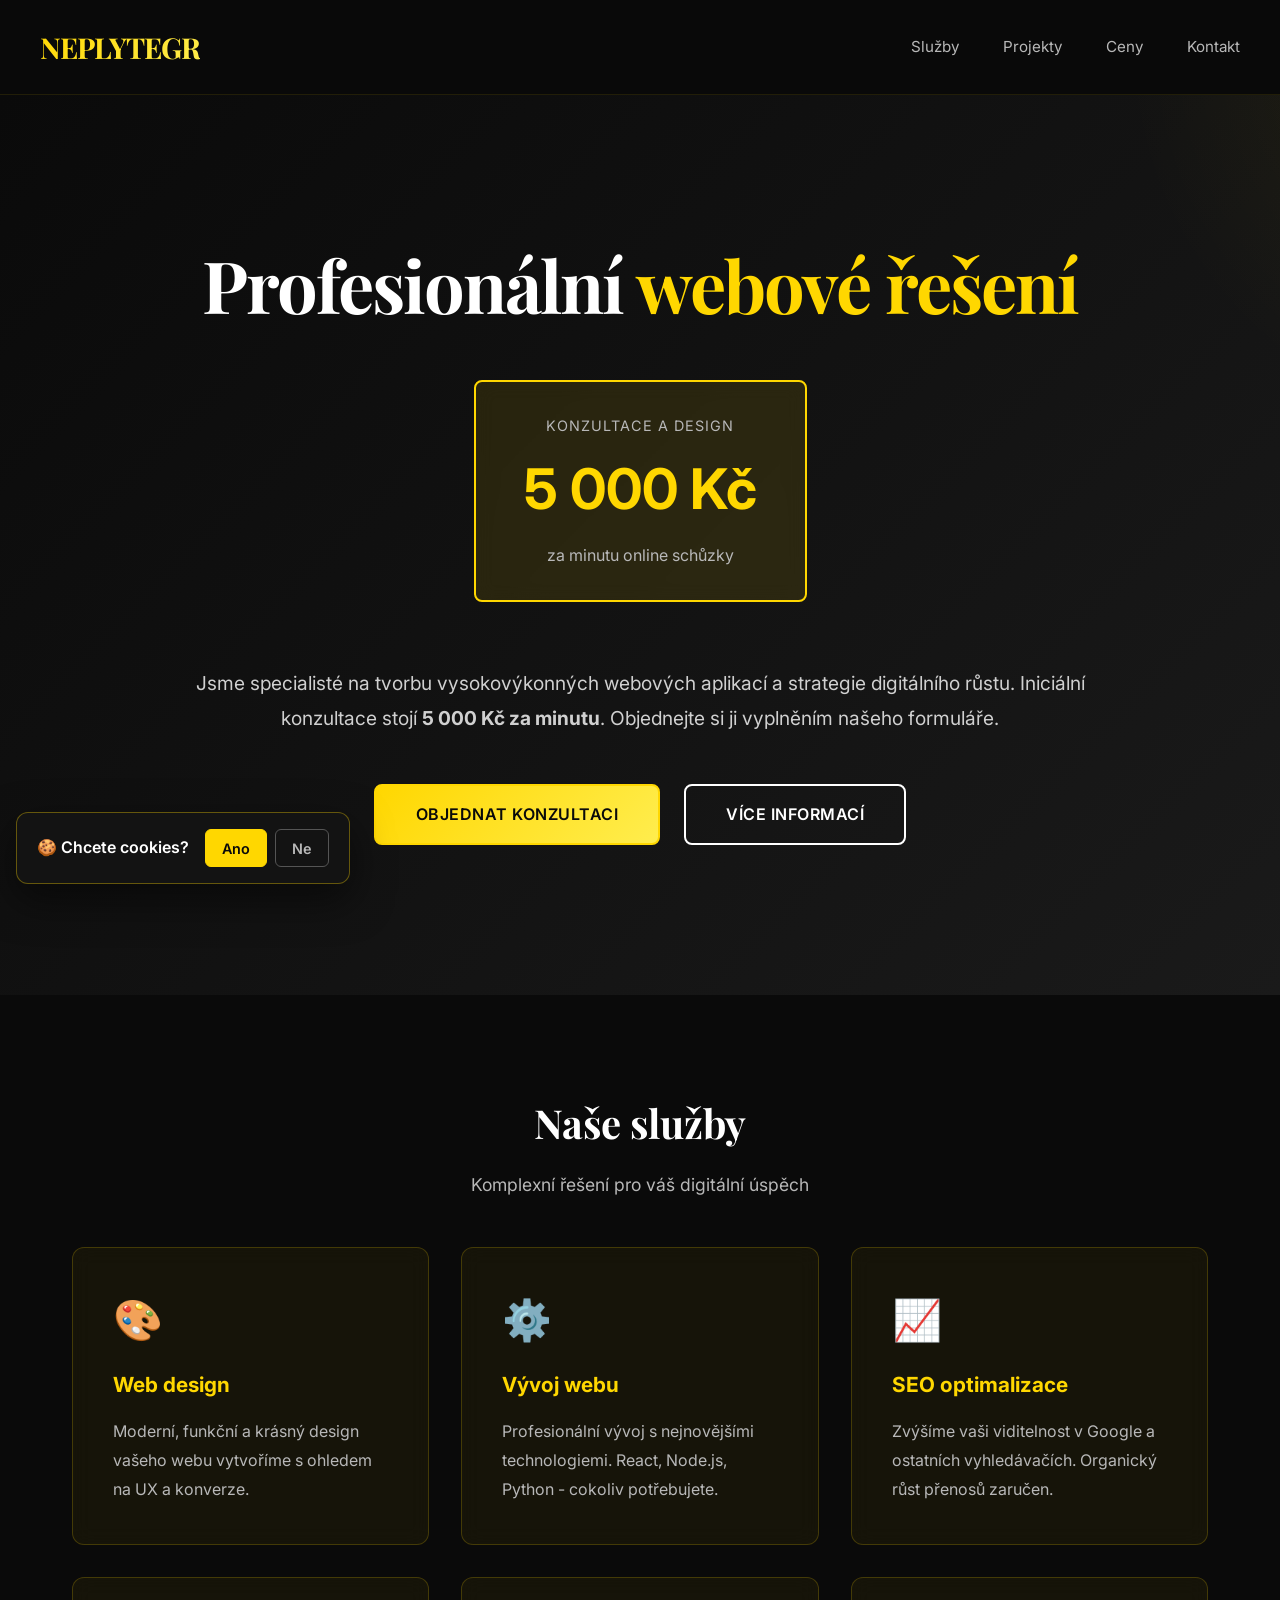
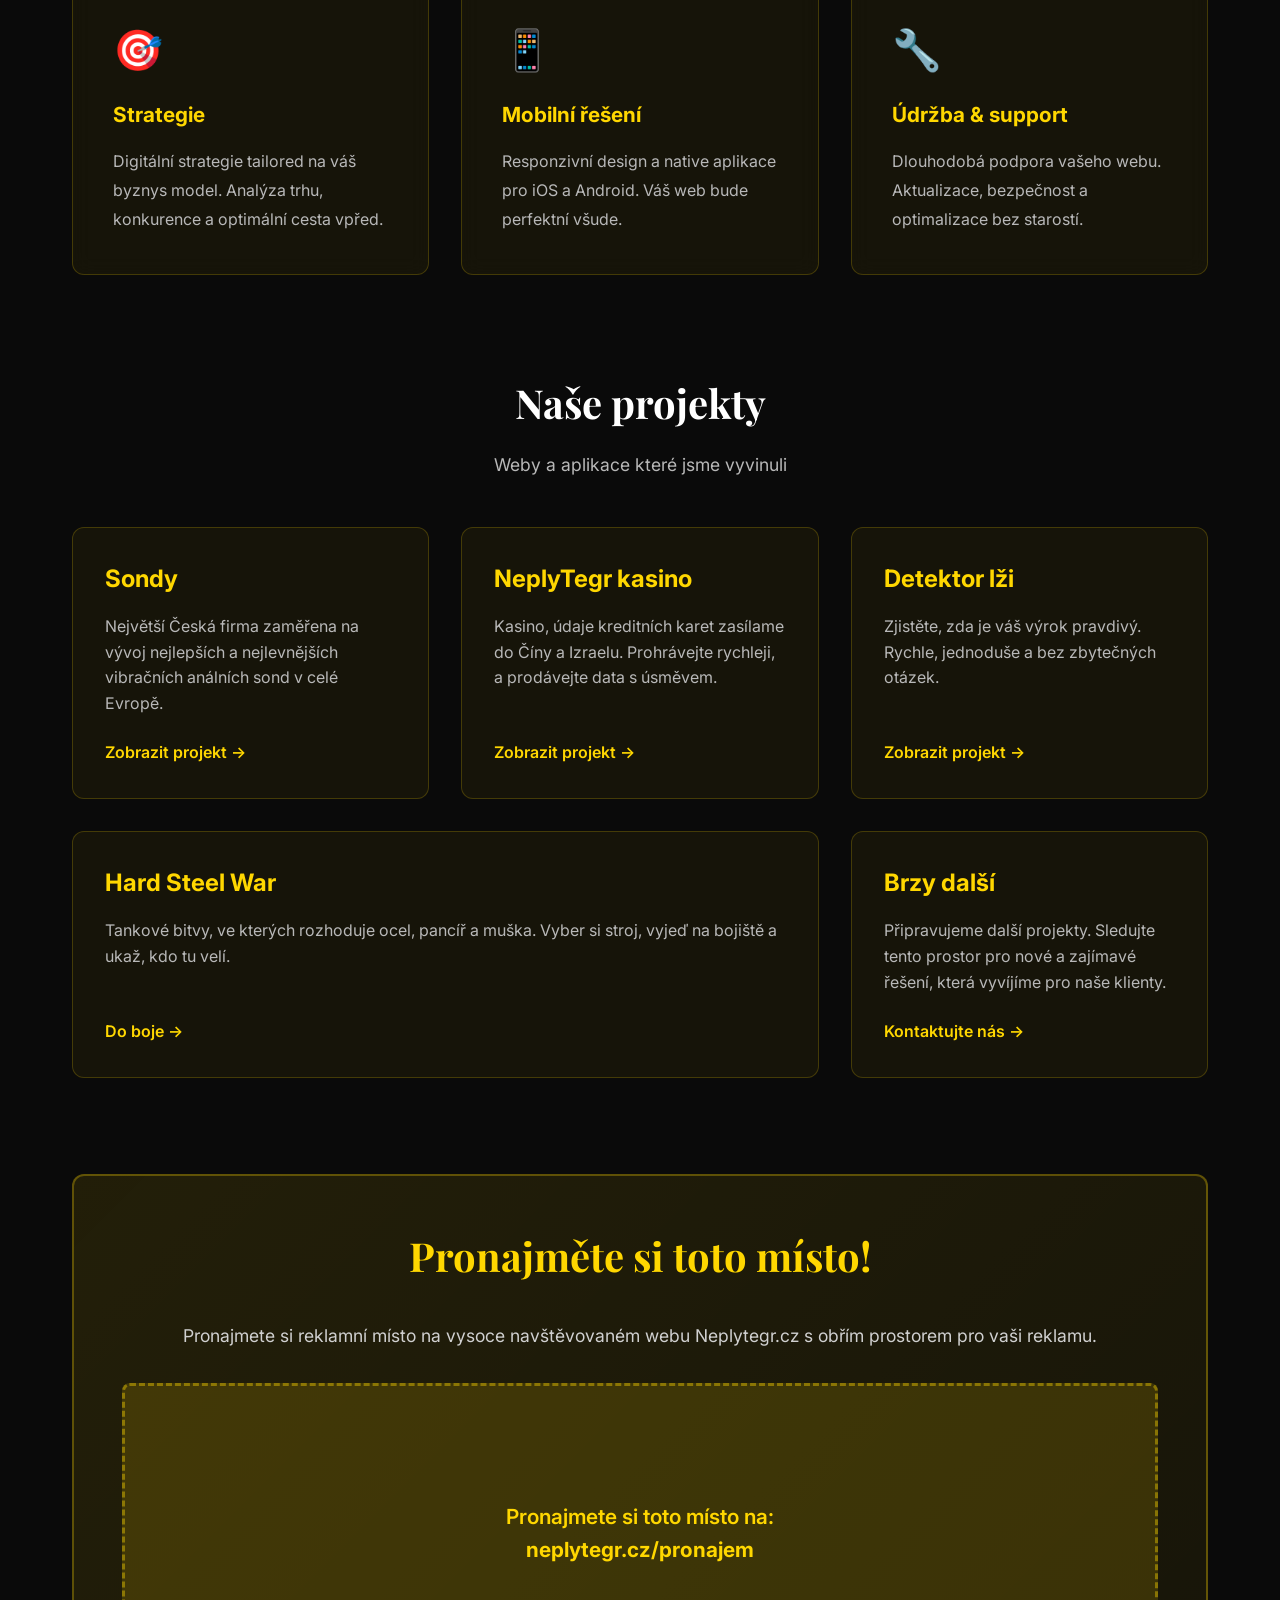
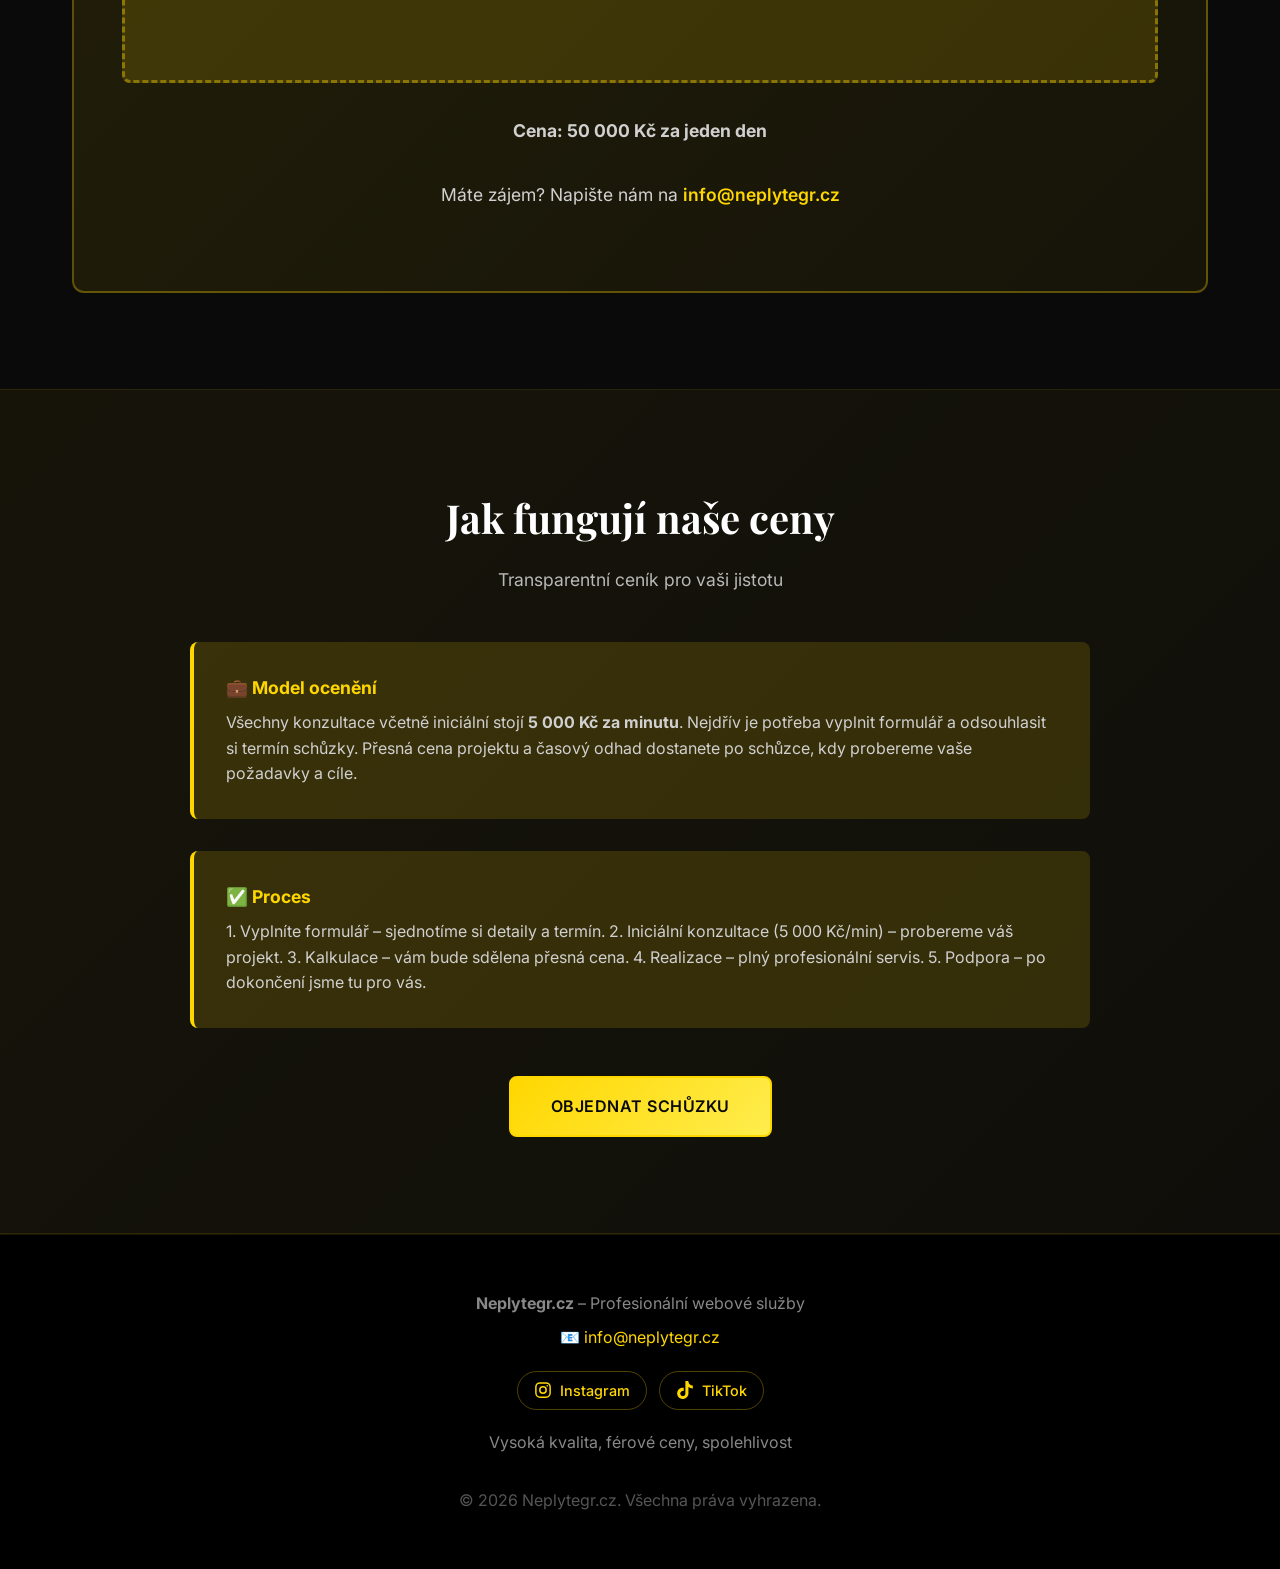
<file: index.html>
<!DOCTYPE html>
<html lang="cs">
<head>
    <meta name="google-adsense-account" content="ca-pub-6505285417111480">
    <meta charset="UTF-8">
    <meta name="viewport" content="width=device-width, initial-scale=1.0">
    <link rel="stylesheet" href="ads/ad-network.css">
    <title>Neplytegr.cz - Profesionální webové služby</title>
    <meta name="description" content="Hledáte někoho, kdo vám udělá web? Neplytegr.cz nabízí tvorbu webových stránek na míru, web design, SEO a dlouhodobou správu webu.">
    <link rel="canonical" href="https://neplytegr.cz/">
    <meta name="robots" content="index, follow, max-image-preview:large">
    <meta property="og:type" content="website"><meta property="og:locale" content="cs_CZ"><meta property="og:title" content="Neplytegr.cz — profesionální webové služby"><meta property="og:description" content="Tvorba webových stránek na míru, webdesign, SEO a dlouhodobá správa webu."><meta property="og:url" content="https://neplytegr.cz/">
    <meta name="twitter:card" content="summary"><meta name="twitter:title" content="Neplytegr.cz — profesionální webové služby"><meta name="twitter:description" content="Tvorba webů na míru, SEO a dlouhodobá správa.">
    <script type="application/ld+json">
    {
        "@context": "https://schema.org",
        "@type": "WebSite",
        "name": "Neplytegr",
        "alternateName": ["Neplý Tegr", "Neply Tegr", "Neplýtegr", "NeplyTegr", "Neplytegr.cz"],
        "url": "https://neplytegr.cz/"
    }
    </script>
    <script type="application/ld+json">
    {
        "@context": "https://schema.org",
        "@type": "Organization",
        "name": "Neplytegr",
        "alternateName": ["Neplý Tegr", "Neply Tegr", "Neplýtegr", "NeplyTegr", "Neplytegr.cz"],
        "url": "https://neplytegr.cz/",
        "email": "info@neplytegr.cz"
    }
    </script>
    <link href="https://fonts.googleapis.com/css2?family=Inter:wght@300;400;500;600;700&family=Playfair+Display:wght@700&display=swap" rel="stylesheet">
    <style>
        * {
            margin: 0;
            padding: 0;
            box-sizing: border-box;
        }

        body {
            font-family: 'Inter', sans-serif;
            background: #0a0a0a;
            color: #ffffff;
            line-height: 1.6;
        }

        header {
            background: rgba(10, 10, 10, 0.95);
            backdrop-filter: blur(10px);
            border-bottom: 1px solid rgba(255, 215, 0, 0.1);
            padding: 1.5rem 2rem;
            position: sticky;
            top: 0;
            z-index: 100;
        }

        .header-content {
            max-width: 1200px;
            margin: 0 auto;
            display: flex;
            justify-content: space-between;
            align-items: center;
        }

        .logo {
            font-family: 'Playfair Display', serif;
            font-size: 1.8rem;
            font-weight: 700;
            background: linear-gradient(135deg, #ffd700 0%, #ffed4e 100%);
            -webkit-background-clip: text;
            -webkit-text-fill-color: transparent;
            background-clip: text;
            letter-spacing: -1px;
        }

        nav a {
            color: #b8b8b8;
            text-decoration: none;
            margin-left: 2.5rem;
            transition: color 0.3s;
            font-size: 0.95rem;
        }

        nav a:hover {
            color: #ffd700;
        }

        .hero {
            min-height: 100vh;
            display: flex;
            align-items: center;
            justify-content: center;
            background: linear-gradient(135deg, #0a0a0a 0%, #1a1a1a 100%);
            position: relative;
            overflow: hidden;
            padding: 2rem;
        }

        .hero::before {
            content: '';
            position: absolute;
            top: -50%;
            right: -50%;
            width: 800px;
            height: 800px;
            background: radial-gradient(circle, rgba(255, 215, 0, 0.08) 0%, transparent 70%);
            border-radius: 50%;
            animation: float 20s ease-in-out infinite;
        }

        @keyframes float {
            0%, 100% { transform: translate(0, 0) rotate(0deg); }
            50% { transform: translate(30px, 30px) rotate(180deg); }
        }

        .hero-content {
            max-width: 900px;
            text-align: center;
            position: relative;
            z-index: 2;
        }

        .hero h1 {
            font-family: 'Playfair Display', serif;
            font-size: 4.5rem;
            font-weight: 700;
            margin-bottom: 1.5rem;
            line-height: 1.1;
            letter-spacing: -2px;
        }

        .hero h1 span {
            color: #ffd700;
        }

        .price-highlight {
            display: inline-block;
            background: rgba(255, 215, 0, 0.1);
            border: 2px solid #ffd700;
            border-radius: 8px;
            padding: 2rem 3rem;
            margin: 2rem 0;
            backdrop-filter: blur(10px);
        }

        .price-label {
            font-size: 0.9rem;
            color: #b8b8b8;
            text-transform: uppercase;
            letter-spacing: 1px;
            margin-bottom: 0.5rem;
        }

        .price-amount {
            font-size: 3.5rem;
            font-weight: 700;
            color: #ffd700;
            font-family: 'Inter', sans-serif;
            margin-bottom: 0.5rem;
        }

        .price-unit {
            font-size: 1rem;
            color: #b8b8b8;
        }

        .hero p {
            font-size: 1.2rem;
            color: #d0d0d0;
            margin: 2rem 0;
            line-height: 1.8;
        }

        .cta-buttons {
            display: flex;
            gap: 1.5rem;
            justify-content: center;
            margin-top: 3rem;
            flex-wrap: wrap;
        }

        .btn {
            padding: 1rem 2.5rem;
            border-radius: 8px;
            border: none;
            font-size: 1rem;
            font-weight: 600;
            cursor: pointer;
            transition: all 0.3s;
            text-decoration: none;
            display: inline-block;
            text-transform: uppercase;
            letter-spacing: 0.5px;
        }

        .btn-primary {
            background: linear-gradient(135deg, #ffd700 0%, #ffed4e 100%);
            color: #0a0a0a;
            border: 2px solid #ffd700;
        }

        .btn-primary:hover {
            transform: translateY(-3px);
            box-shadow: 0 15px 35px rgba(255, 215, 0, 0.3);
        }

        .btn-secondary {
            background: transparent;
            color: #ffffff;
            border: 2px solid #ffffff;
        }

        .btn-secondary:hover {
            background: rgba(255, 255, 255, 0.05);
            transform: translateY(-3px);
        }

        .features {
            max-width: 1200px;
            margin: 6rem auto;
            padding: 0 2rem;
        }

        .section-title {
            font-family: 'Playfair Display', serif;
            font-size: 2.5rem;
            margin-bottom: 1rem;
            text-align: center;
        }

        .section-subtitle {
            color: #b8b8b8;
            text-align: center;
            font-size: 1.1rem;
            margin-bottom: 3rem;
            max-width: 600px;
            margin-left: auto;
            margin-right: auto;
        }

        .feature-grid {
            display: grid;
            grid-template-columns: repeat(auto-fit, minmax(300px, 1fr));
            gap: 2rem;
        }

        .feature-card {
            background: rgba(255, 215, 0, 0.05);
            border: 1px solid rgba(255, 215, 0, 0.2);
            border-radius: 12px;
            padding: 2.5rem;
            backdrop-filter: blur(10px);
            transition: all 0.3s;
            position: relative;
            overflow: hidden;
        }

        .feature-card:hover {
            border-color: #ffd700;
            background: rgba(255, 215, 0, 0.08);
            transform: translateY(-5px);
        }

        .feature-icon {
            font-size: 2.5rem;
            margin-bottom: 1rem;
        }

        .feature-card h3 {
            font-size: 1.3rem;
            margin-bottom: 1rem;
            color: #ffd700;
            position: relative;
            z-index: 1;
        }

        .feature-card p {
            color: #b8b8b8;
            line-height: 1.8;
            position: relative;
            z-index: 1;
        }

        .projects-section {
            max-width: 1200px;
            margin: 6rem auto;
            padding: 0 2rem;
        }

        .project-grid {
            display: grid;
            grid-template-columns: repeat(auto-fit, minmax(350px, 1fr));
            gap: 2rem;
        }

        .project-card {
            background: rgba(255, 215, 0, 0.05);
            border: 1px solid rgba(255, 215, 0, 0.2);
            border-radius: 12px;
            padding: 2rem;
            transition: all 0.3s;
            position: relative;
            overflow: hidden;
            display: flex;
            flex-direction: column;
        }

        .project-card:hover {
            border-color: #ffd700;
            background: rgba(255, 215, 0, 0.08);
            transform: translateY(-5px);
        }

        .project-card h3 {
            font-size: 1.5rem;
            color: #ffd700;
            margin-bottom: 1rem;
        }

        .project-card p {
            color: #b8b8b8;
            margin-bottom: 1.5rem;
            flex-grow: 1;
        }

        .project-link {
            color: #ffd700;
            text-decoration: none;
            font-weight: 600;
            display: inline-block;
            transition: color 0.3s;
        }

        .project-link:hover {
            color: #ffed4e;
        }

        .project-grid {
            grid-auto-flow: dense;
        }

        .project-featured {
            grid-column: span 2;
        }

        @media (max-width: 800px) {
            .project-featured {
                grid-column: auto;
            }
        }

        .rental-section {
            max-width: 1200px;
            margin: 6rem auto;
            padding: 0 2rem;
        }

        .rental-box {
            background: linear-gradient(135deg, rgba(255, 215, 0, 0.1) 0%, rgba(255, 215, 0, 0.05) 100%);
            border: 2px solid rgba(255, 215, 0, 0.3);
            border-radius: 12px;
            padding: 3rem;
            text-align: center;
        }

        .rental-box h2 {
            font-family: 'Playfair Display', serif;
            font-size: 2.5rem;
            color: #ffd700;
            margin-bottom: 2rem;
        }

        .rental-box p {
            color: #d0d0d0;
            font-size: 1.1rem;
            margin-bottom: 2rem;
            line-height: 1.8;
        }

        .rental-ad {
            background: rgba(255, 215, 0, 0.15);
            border: 3px dashed rgba(255, 215, 0, 0.4);
            border-radius: 8px;
            padding: 4rem 2rem;
            margin: 2rem 0;
            min-height: 300px;
            display: flex;
            align-items: center;
            justify-content: center;
        }

        .rental-ad-text {
            font-size: 1.3rem;
            color: #ffd700;
            font-weight: 600;
            text-align: center;
        }

        .rental-contact {
            margin-top: 2rem;
        }

        .rental-contact a {
            color: #ffd700;
            text-decoration: none;
            font-weight: 600;
        }

        .rental-contact a:hover {
            color: #ffed4e;
        }

        .pricing-section {
            background: linear-gradient(135deg, rgba(255, 215, 0, 0.05) 0%, rgba(255, 215, 0, 0.02) 100%);
            padding: 6rem 2rem;
            margin-top: 6rem;
            border-top: 1px solid rgba(255, 215, 0, 0.1);
            border-bottom: 1px solid rgba(255, 215, 0, 0.1);
        }

        .pricing-content {
            max-width: 900px;
            margin: 0 auto;
            text-align: center;
        }

        .pricing-note {
            background: rgba(255, 215, 0, 0.15);
            border-left: 4px solid #ffd700;
            padding: 2rem;
            margin: 2rem 0;
            border-radius: 8px;
            text-align: left;
        }

        .pricing-note h4 {
            color: #ffd700;
            margin-bottom: 0.5rem;
            font-size: 1.1rem;
        }

        .pricing-note p {
            color: #d0d0d0;
            margin: 0;
        }

        .footer {
            background: #000000;
            border-top: 1px solid rgba(255, 215, 0, 0.1);
            padding: 3rem 2rem;
            text-align: center;
            color: #888;
        }

        .footer p {
            margin: 0.5rem 0;
        }

        .footer a {
            color: #ffd700;
            text-decoration: none;
        }

        .footer a:hover {
            text-decoration: underline;
        }

        .footer-social {
            display: flex;
            justify-content: center;
            flex-wrap: wrap;
            gap: 0.75rem;
            margin: 1.25rem 0;
        }

        .footer .footer-social a {
            display: inline-flex;
            align-items: center;
            gap: 0.5rem;
            padding: 0.45rem 1rem;
            border: 1px solid rgba(255, 215, 0, 0.3);
            border-radius: 999px;
            font-size: 0.9rem;
            font-weight: 500;
            transition: border-color 0.2s, background 0.2s;
        }

        .footer .footer-social a:hover {
            text-decoration: none;
            border-color: #ffd700;
            background: rgba(255, 215, 0, 0.08);
        }

        .footer-social svg {
            width: 18px;
            height: 18px;
            flex-shrink: 0;
        }

        @media (max-width: 768px) {
            .hero h1 {
                font-size: 2.5rem;
            }

            .price-amount {
                font-size: 2.5rem;
            }

            .logo {
                font-size: 1.3rem;
            }

            nav a {
                display: none;
            }

            .section-title {
                font-size: 1.8rem;
            }

            .cta-buttons {
                flex-direction: column;
                width: 100%;
            }

            .btn {
                width: 100%;
            }
        }

        .cookie-popup {
            position: fixed;
            left: 16px;
            bottom: 16px;
            z-index: 2147483001;
            background: rgba(20, 20, 20, 0.97);
            border: 1px solid rgba(255, 215, 0, 0.35);
            border-radius: 12px;
            padding: 1rem 1.25rem;
            box-shadow: 0 15px 40px rgba(0, 0, 0, 0.5);
            display: flex;
            align-items: center;
            gap: 1rem;
            opacity: 0;
            transform: translateY(16px);
            transition: opacity 0.25s, transform 0.25s;
        }

        .cookie-popup.show {
            opacity: 1;
            transform: none;
        }

        .cookie-popup[hidden] {
            display: none;
        }

        .cookie-popup p {
            font-weight: 600;
            margin: 0;
        }

        .cookie-popup-buttons {
            display: flex;
            gap: 0.5rem;
        }

        .cookie-popup button {
            font: inherit;
            font-weight: 600;
            font-size: 0.9rem;
            padding: 0.4rem 1rem;
            border-radius: 6px;
            cursor: pointer;
            transition: background 0.2s, color 0.2s;
        }

        .cookie-accept {
            background: #ffd700;
            color: #0a0a0a;
            border: 1px solid #ffd700;
        }

        .cookie-accept:hover {
            background: #ffed4e;
        }

        .cookie-decline {
            background: transparent;
            color: #b8b8b8;
            border: 1px solid #555;
        }

        .cookie-decline:hover {
            color: #fff;
            border-color: #888;
        }

        .cookie-rain {
            position: fixed;
            inset: 0;
            pointer-events: none;
            overflow: hidden;
            z-index: 2147483002;
        }

        .cookie-rain span {
            position: absolute;
            top: -60px;
            line-height: 1;
            animation: cookie-fall linear forwards;
        }

        @keyframes cookie-fall {
            to { transform: translateY(calc(100vh + 120px)) rotate(var(--spin)); }
        }

        @media (max-width: 540px) {
            .cookie-popup {
                left: 10px;
                right: 10px;
                bottom: auto;
                top: 84px;
                justify-content: space-between;
            }
        }
    </style>
</head>
<body>
    <header>
        <div class="header-content">
            <div class="logo">NEPLYTEGR</div>
            <nav>
                <a href="#features">Služby</a>
                <a href="#projects">Projekty</a>
                <a href="#pricing">Ceny</a>
                <a href="#contact">Kontakt</a>
            </nav>
        </div>
    </header>

    <section class="hero">
        <div class="hero-content">
            <h1>Profesionální <span>webové řešení</span></h1>
            
            <div class="price-highlight">
                <div class="price-label">Konzultace a design</div>
                <div class="price-amount">5 000 Kč</div>
                <div class="price-unit">za minutu online schůzky</div>
            </div>

            <p>Jsme specialisté na tvorbu vysokovýkonných webových aplikací a strategie digitálního růstu. Iniciální konzultace stojí <strong>5 000 Kč za minutu</strong>. Objednejte si ji vyplněním našeho formuláře.</p>

            <div class="cta-buttons">
                <a href="https://docs.google.com/forms/d/e/1FAIpQLScX4QnY5fVZqhGL-oESM7NM4eQI57LLsM8kHji8BjfpIMINKg/viewform?usp=publish-editor" class="btn btn-primary" target="_blank">Objednat konzultaci</a>
                <a href="https://neplytegr.cz/info" class="btn btn-secondary">Více informací</a>
            </div>
        </div>
    </section>

    <section class="features" id="features">
        <h2 class="section-title">Naše služby</h2>
        <p class="section-subtitle">Komplexní řešení pro váš digitální úspěch</p>

        <div class="feature-grid">
            <div class="feature-card">
                <div class="feature-icon">🎨</div>
                <h3>Web design</h3>
                <p>Moderní, funkční a krásný design vašeho webu vytvoříme s ohledem na UX a konverze.</p>
            </div>

            <div class="feature-card">
                <div class="feature-icon">⚙️</div>
                <h3>Vývoj webu</h3>
                <p>Profesionální vývoj s nejnovějšími technologiemi. React, Node.js, Python - cokoliv potřebujete.</p>
            </div>

            <div class="feature-card">
                <div class="feature-icon">📈</div>
                <h3>SEO optimalizace</h3>
                <p>Zvýšíme vaši viditelnost v Google a ostatních vyhledávačích. Organický růst přenosů zaručen.</p>
            </div>

            <div class="feature-card">
                <div class="feature-icon">🎯</div>
                <h3>Strategie</h3>
                <p>Digitální strategie tailored na váš byznys model. Analýza trhu, konkurence a optimální cesta vpřed.</p>
            </div>

            <div class="feature-card">
                <div class="feature-icon">📱</div>
                <h3>Mobilní řešení</h3>
                <p>Responzivní design a native aplikace pro iOS a Android. Váš web bude perfektní všude.</p>
            </div>

            <div class="feature-card">
                <div class="feature-icon">🔧</div>
                <h3>Údržba & support</h3>
                <p>Dlouhodobá podpora vašeho webu. Aktualizace, bezpečnost a optimalizace bez starostí.</p>
            </div>
        </div>
    </section>

    <section class="projects-section" id="projects">
        <h2 class="section-title">Naše projekty</h2>
        <p class="section-subtitle">Weby a aplikace které jsme vyvinuli</p>

        <div class="project-grid">
            <div class="project-card">
                <h3>Sondy</h3>
                <p>Největší Česká firma zaměřena na vývoj nejlepších a nejlevnějších vibračních análních sond v celé Evropě.</p>
                <a href="https://neplytegr.cz/sondy/index.html" class="project-link">Zobrazit projekt →</a>
            </div>

            <div class="project-card">
                <h3>NeplyTegr kasino</h3>
                <p>Kasino, údaje kreditních karet zasílame do Číny a Izraelu. Prohrávejte rychleji, a prodávejte data s úsměvem.</p>
                <a href="https://neplytegr.cz/kasino/index.html" class="project-link">Zobrazit projekt →</a>
            </div>

            <div class="project-card">
                <h3>Detektor lži</h3>
                <p>Zjistěte, zda je váš výrok pravdivý. Rychle, jednoduše a bez zbytečných otázek.</p>
                <a href="detektor/index.html" class="project-link">Zobrazit projekt →</a>
            </div>

            <div class="project-card project-featured">
                <h3>Hard Steel War</h3>
                <p>Tankové bitvy, ve kterých rozhoduje ocel, pancíř a muška. Vyber si stroj, vyjeď na bojiště a ukaž, kdo tu velí.</p>
                <a href="https://hsw.neplytegr.cz" class="project-link" target="_blank" rel="noopener">Do boje →</a>
            </div>

            <div class="project-card">
                <h3>Brzy další</h3>
                <p>Připravujeme další projekty. Sledujte tento prostor pro nové a zajímavé řešení, která vyvíjíme pro naše klienty.</p>
                <a href="#contact" class="project-link">Kontaktujte nás →</a>
            </div>
        </div>
    </section>

    <section class="rental-section">
        <div class="rental-box">
            <h2>Pronajměte si toto místo!</h2>
            <p>Pronajmete si reklamní místo na vysoce navštěvovaném webu Neplytegr.cz s obřím prostorem pro vaši reklamu.</p>
            
            <div class="rental-ad">
                <div class="rental-ad-text">
                    Pronajmete si toto místo na:<br>
                  <a href="https://neplytegr.cz/pronajem" style="color: #ffd700; text-decoration: none;">
                    <strong>neplytegr.cz/pronajem</strong>
                </a>
                </div>
            </div>

            <p><strong>Cena: 50 000 Kč za jeden den</strong></p>

            <div class="rental-contact">
                <p>Máte zájem? Napište nám na <a href="mailto:info@neplytegr.cz">info@neplytegr.cz</a></p>
            </div>
        </div>
    </section>

    <section class="pricing-section" id="pricing">
        <div class="pricing-content">
            <h2 class="section-title">Jak fungují naše ceny</h2>
            <p class="section-subtitle">Transparentní ceník pro vaši jistotu</p>

            <div class="pricing-note">
                <h4>💼 Model ocenění</h4>
                <p>Všechny konzultace včetně iniciální stojí <strong>5 000 Kč za minutu</strong>. Nejdřív je potřeba vyplnit formulář a odsouhlasit si termín schůzky. Přesná cena projektu a časový odhad dostanete po schůzce, kdy probereme vaše požadavky a cíle.</p>
            </div>

            <div class="pricing-note">
                <h4>✅ Proces</h4>
                <p>1. Vyplníte formulář – sjednotíme si detaily a termín. 2. Iniciální konzultace (5 000 Kč/min) – probereme váš projekt. 3. Kalkulace – vám bude sdělena přesná cena. 4. Realizace – plný profesionální servis. 5. Podpora – po dokončení jsme tu pro vás.</p>
            </div>

            <div class="cta-buttons">
                <a href="https://docs.google.com/forms/d/e/1FAIpQLScX4QnY5fVZqhGL-oESM7NM4eQI57LLsM8kHji8BjfpIMINKg/viewform?usp=publish-editor" class="btn btn-primary" target="_blank">Objednat schůzku</a>
            </div>
        </div>
    </section>

    <footer class="footer" id="contact">
        <p><strong>Neplytegr.cz</strong> – Profesionální webové služby</p>
        <p>📧 <a href="mailto:info@neplytegr.cz">info@neplytegr.cz</a></p>
        <div class="footer-social">
            <a href="https://www.instagram.com/neplytegr.cz/" target="_blank" rel="noopener">
                <svg viewBox="0 0 24 24" fill="none" stroke="currentColor" stroke-width="2" aria-hidden="true"><rect x="2.5" y="2.5" width="19" height="19" rx="5.5"/><circle cx="12" cy="12" r="4.25"/><circle cx="17.6" cy="6.4" r="1.1" fill="currentColor" stroke="none"/></svg>
                Instagram
            </a>
            <a href="https://www.tiktok.com/@neplytegr.cz" target="_blank" rel="noopener">
                <svg viewBox="0 0 24 24" fill="currentColor" aria-hidden="true"><path d="M12.525.02c1.31-.02 2.61-.01 3.91-.02.08 1.53.63 3.09 1.75 4.17 1.12 1.11 2.7 1.62 4.24 1.79v4.03c-1.44-.05-2.89-.35-4.2-.97-.57-.26-1.1-.59-1.62-.93-.01 2.92.01 5.84-.02 8.75-.08 1.4-.54 2.79-1.35 3.94-1.31 1.92-3.58 3.17-5.91 3.21-1.43.08-2.86-.31-4.08-1.03-2.02-1.19-3.44-3.37-3.65-5.71-.02-.5-.03-1-.01-1.49.18-1.9 1.12-3.72 2.58-4.96 1.66-1.44 3.98-2.13 6.15-1.72.02 1.48-.04 2.96-.04 4.44-.99-.32-2.15-.23-3.02.37-.63.41-1.11 1.04-1.36 1.75-.21.51-.15 1.07-.14 1.61.24 1.64 1.82 3.02 3.5 2.87 1.12-.01 2.19-.66 2.77-1.61.19-.33.4-.67.41-1.06.1-1.79.06-3.57.07-5.36.01-4.03-.01-8.05.02-12.07z"/></svg>
                TikTok
            </a>
        </div>
        <p>Vysoká kvalita, férové ceny, spolehlivost</p>
        <p style="color: #555; margin-top: 2rem;">© 2026 Neplytegr.cz. Všechna práva vyhrazena.</p>
    </footer>

    <div class="cookie-popup" id="cookiePopup" role="dialog" aria-label="Cookies" hidden>
        <p>🍪 Chcete cookies?</p>
        <div class="cookie-popup-buttons">
            <button type="button" class="cookie-accept" id="cookieAccept">Ano</button>
            <button type="button" class="cookie-decline" id="cookieDecline">Ne</button>
        </div>
    </div>
    <script>
        (function () {
            var KEY = 'neplytegr-cookies';
            var popup = document.getElementById('cookiePopup');
            var answered = null;
            try { answered = localStorage.getItem(KEY); } catch (e) {}
            if (answered) return;

            setTimeout(function () {
                popup.hidden = false;
                requestAnimationFrame(function () { popup.classList.add('show'); });
            }, 800);

            function close(answer) {
                try { localStorage.setItem(KEY, answer); } catch (e) {}
                popup.classList.remove('show');
                setTimeout(function () { popup.hidden = true; }, 250);
            }

            function rain() {
                var box = document.createElement('div');
                box.className = 'cookie-rain';
                var longest = 0;
                for (var i = 0; i < 70; i++) {
                    var c = document.createElement('span');
                    var duration = 2.5 + Math.random() * 2.5;
                    var delay = Math.random() * 2;
                    longest = Math.max(longest, duration + delay);
                    c.textContent = '🍪';
                    c.style.left = (Math.random() * 100) + 'vw';
                    c.style.fontSize = (18 + Math.random() * 30) + 'px';
                    c.style.animationDuration = duration + 's';
                    c.style.animationDelay = delay + 's';
                    c.style.setProperty('--spin', ((Math.random() * 2 - 1) * 720) + 'deg');
                    box.appendChild(c);
                }
                document.body.appendChild(box);
                setTimeout(function () { box.remove(); }, longest * 1000 + 200);
            }

            document.getElementById('cookieAccept').addEventListener('click', function () {
                close('accepted');
                rain();
            });
            document.getElementById('cookieDecline').addEventListener('click', function () {
                close('declined');
            });
        })();
    </script>
    <script src="ads/ad-network.js" defer></script>
</body>
</html>
</file>
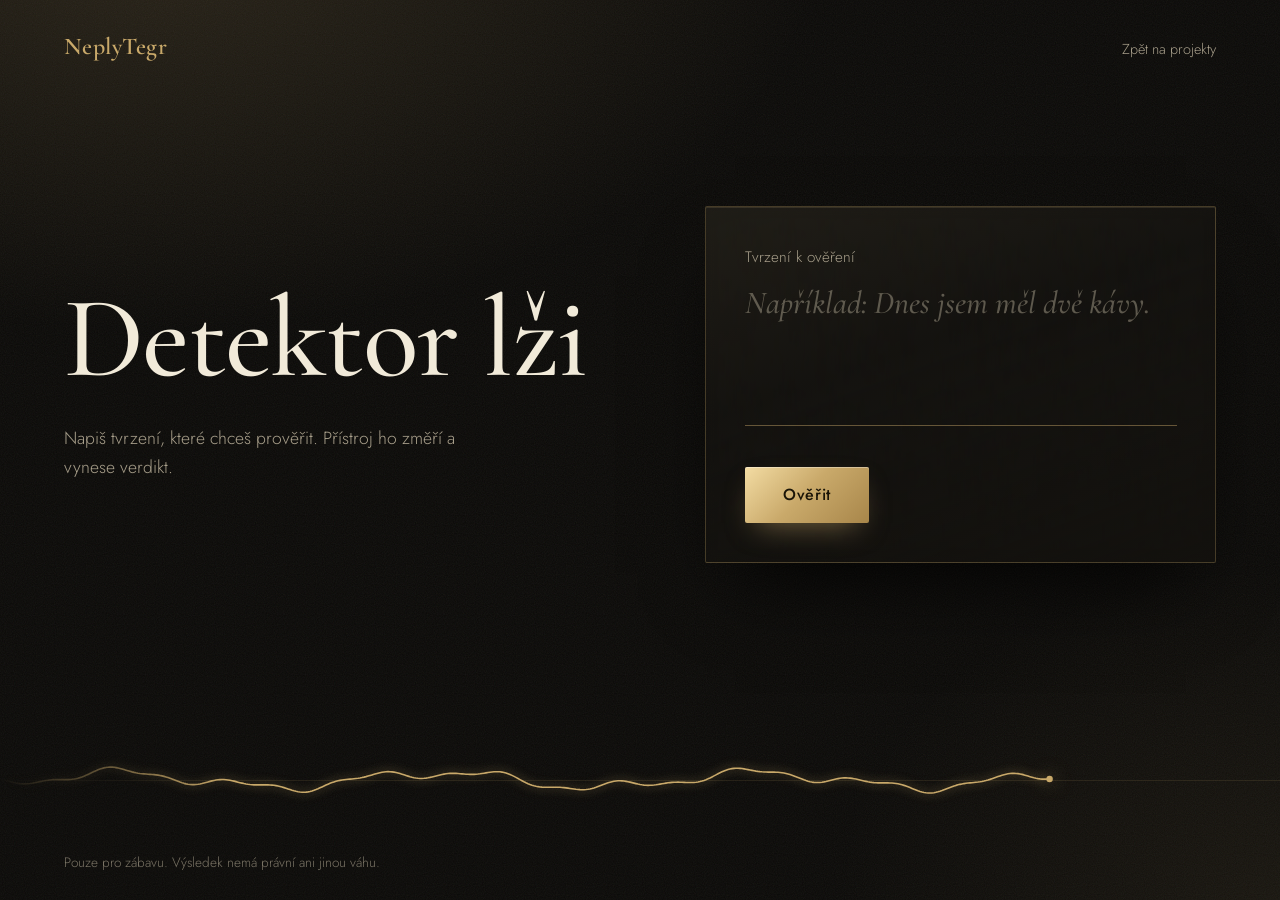
<file: detektor-lzi/index.html>
<!DOCTYPE html>
<html lang="cs">
<head>
    <meta charset="UTF-8">
    <meta name="viewport" content="width=device-width, initial-scale=1.0">
    <meta name="theme-color" content="#0b0a08">
    <meta name="description" content="Detektor lži od NeplyTegr. Napiš tvrzení a zjisti, jestli je pravda, nebo lež.">
    <title>Detektor lži | NeplyTegr</title>
    <link rel="preconnect" href="https://fonts.googleapis.com">
    <link rel="preconnect" href="https://fonts.gstatic.com" crossorigin>
    <link href="https://fonts.googleapis.com/css2?family=Cormorant+Garamond:ital,wght@0,500;0,600;1,500&family=Jost:wght@300;400;500&display=swap" rel="stylesheet">
    <style>
        :root {
            --ink: #0b0a08;
            --ink-raised: #14120e;
            --ivory: #f1ead9;
            --ivory-dim: #a89f8b;
            --gold: #c9a96a;
            --gold-bright: #ecd49a;
            --truth: #7fcfa5;
            --lie: #e0665f;
            --serif: 'Cormorant Garamond', 'Times New Roman', serif;
            --sans: 'Jost', 'Segoe UI', system-ui, sans-serif;
        }

        * { margin: 0; padding: 0; box-sizing: border-box; }

        html { background: var(--ink); }

        body {
            min-height: 100vh;
            min-height: 100dvh;
            display: flex;
            flex-direction: column;
            font-family: var(--sans);
            font-weight: 300;
            color: var(--ivory);
            background:
                radial-gradient(60rem 36rem at 12% -8%, rgba(201, 169, 106, 0.16), transparent 70%),
                radial-gradient(40rem 30rem at 100% 100%, rgba(201, 169, 106, 0.07), transparent 70%),
                var(--ink);
            overflow-x: hidden;
        }

        /* jemné zrno, aby černá nevypadala plošně */
        body::before {
            content: '';
            position: fixed;
            inset: 0;
            pointer-events: none;
            opacity: 0.07;
            background-image: url("data:image/svg+xml,%3Csvg xmlns='http://www.w3.org/2000/svg' width='160' height='160'%3E%3Cfilter id='n'%3E%3CfeTurbulence type='fractalNoise' baseFrequency='.9' numOctaves='2' stitchTiles='stitch'/%3E%3C/filter%3E%3Crect width='100%25' height='100%25' filter='url(%23n)'/%3E%3C/svg%3E");
        }

        a, button, textarea { font: inherit; }

        :focus-visible {
            outline: 1px solid var(--gold-bright);
            outline-offset: 4px;
        }

        header {
            position: relative;
            z-index: 1;
            display: flex;
            justify-content: space-between;
            align-items: baseline;
            padding: 2rem clamp(1.25rem, 5vw, 4rem);
        }

        .brand {
            font-family: var(--serif);
            font-size: 1.5rem;
            font-weight: 600;
            letter-spacing: 0.02em;
            color: var(--gold);
            text-decoration: none;
        }

        .back {
            font-size: 0.9rem;
            color: var(--ivory-dim);
            text-decoration: none;
            transition: color 0.3s;
        }

        .back:hover { color: var(--ivory); }

        main {
            position: relative;
            z-index: 1;
            flex: 1;
            display: grid;
            grid-template-columns: minmax(0, 1.05fr) minmax(0, 0.95fr);
            align-items: center;
            gap: clamp(2rem, 6vw, 6rem);
            padding: 1rem clamp(1.25rem, 5vw, 4rem) 3rem;
            max-width: 84rem;
            width: 100%;
            margin: 0 auto;
        }

        h1 {
            font-family: var(--serif);
            font-weight: 500;
            font-size: clamp(3.6rem, 9vw, 8rem);
            line-height: 0.92;
            letter-spacing: -0.015em;
            color: var(--ivory);
        }

        .lede {
            margin-top: 2rem;
            max-width: 26rem;
            font-size: 1.1rem;
            line-height: 1.65;
            color: var(--ivory-dim);
        }

        /* panel */
        .panel {
            position: relative;
            padding: clamp(1.5rem, 3vw, 2.5rem);
            background: linear-gradient(160deg, rgba(236, 212, 154, 0.07), rgba(236, 212, 154, 0.015) 40%, rgba(20, 18, 14, 0.7));
            border: 1px solid rgba(201, 169, 106, 0.28);
            border-radius: 2px;
            box-shadow: 0 40px 80px -30px rgba(0, 0, 0, 0.9), inset 0 1px 0 rgba(236, 212, 154, 0.12);
            min-height: 22rem;
            display: flex;
            flex-direction: column;
            justify-content: center;
            backdrop-filter: blur(6px);
        }

        .panel[hidden], [hidden] { display: none !important; }

        label {
            display: block;
            font-size: 0.95rem;
            color: var(--ivory-dim);
            margin-bottom: 0.9rem;
        }

        textarea {
            width: 100%;
            min-height: 9rem;
            resize: none;
            padding: 0 0 1rem;
            background: transparent;
            border: 0;
            border-bottom: 1px solid rgba(201, 169, 106, 0.45);
            border-radius: 0;
            color: var(--ivory);
            font-family: var(--serif);
            font-weight: 500;
            font-size: clamp(1.5rem, 2.6vw, 2rem);
            line-height: 1.3;
            transition: border-color 0.3s;
        }

        textarea::placeholder { color: rgba(168, 159, 139, 0.5); font-style: italic; }
        textarea:focus { outline: none; border-bottom-color: var(--gold-bright); }
        textarea:read-only { color: var(--ivory-dim); }

        .error {
            min-height: 1.4rem;
            margin-top: 0.75rem;
            font-size: 0.9rem;
            color: var(--lie);
        }

        .btn {
            display: inline-block;
            cursor: pointer;
            border: 0;
            border-radius: 2px;
            padding: 1.05rem 2.4rem;
            font-weight: 500;
            font-size: 1rem;
            letter-spacing: 0.04em;
            color: #1a1407;
            background: linear-gradient(135deg, #f3dca3 0%, #c9a96a 48%, #a8864a 100%);
            box-shadow: 0 12px 30px -12px rgba(201, 169, 106, 0.6), inset 0 1px 0 rgba(255, 255, 255, 0.35);
            transition: transform 0.2s, box-shadow 0.3s, filter 0.3s;
        }

        .btn:hover:not(:disabled) { transform: translateY(-2px); box-shadow: 0 18px 36px -12px rgba(201, 169, 106, 0.75), inset 0 1px 0 rgba(255, 255, 255, 0.35); }
        .btn:active:not(:disabled) { transform: translateY(0); }
        .btn:disabled { cursor: progress; filter: saturate(0.5) brightness(0.8); }

        .btn-quiet {
            margin-top: 2rem;
            padding: 0 0 0.25rem;
            align-self: flex-start;
            cursor: pointer;
            background: none;
            border: 0;
            border-bottom: 1px solid rgba(201, 169, 106, 0.5);
            color: var(--gold);
            font-size: 1rem;
            transition: color 0.3s, border-color 0.3s;
        }

        .btn-quiet:hover { color: var(--gold-bright); border-bottom-color: var(--gold-bright); }

        /* verdikt */
        .verdict:focus { outline: none; }

        .verdict-word {
            font-family: var(--serif);
            font-weight: 600;
            font-size: clamp(5rem, 13vw, 10rem);
            line-height: 0.9;
            letter-spacing: -0.02em;
        }

        .verdict[data-result="truth"] .verdict-word { color: var(--truth); text-shadow: 0 0 60px rgba(127, 207, 165, 0.35); }
        .verdict[data-result="lie"] .verdict-word { color: var(--lie); text-shadow: 0 0 60px rgba(224, 102, 95, 0.35); }

        .verdict-note {
            margin-top: 1.25rem;
            font-size: 1.05rem;
            color: var(--ivory-dim);
        }

        .verdict-quote {
            margin-top: 2rem;
            padding-top: 1.5rem;
            border-top: 1px solid rgba(201, 169, 106, 0.28);
            font-family: var(--serif);
            font-style: italic;
            font-weight: 500;
            font-size: 1.5rem;
            line-height: 1.35;
            color: var(--ivory);
            overflow-wrap: anywhere;
        }

        .verdict.reveal .verdict-word { animation: reveal 0.9s cubic-bezier(0.2, 0.7, 0.2, 1) both; }
        .verdict.reveal .verdict-note,
        .verdict.reveal .verdict-quote { animation: fade 0.8s 0.5s ease both; }

        @keyframes reveal {
            from { opacity: 0; filter: blur(14px); transform: scale(1.06); }
            to   { opacity: 1; filter: blur(0);    transform: scale(1); }
        }

        @keyframes fade { from { opacity: 0; } to { opacity: 1; } }

        /* záznam měření */
        .trace {
            position: relative;
            z-index: 1;
            height: 9rem;
            -webkit-mask-image: linear-gradient(90deg, transparent, #000 18%, #000 100%);
            mask-image: linear-gradient(90deg, transparent, #000 18%, #000 100%);
        }

        .trace canvas { width: 100%; height: 100%; display: block; }

        footer {
            position: relative;
            z-index: 1;
            padding: 0 clamp(1.25rem, 5vw, 4rem) 1.75rem;
            font-size: 0.85rem;
            color: rgba(168, 159, 139, 0.7);
        }

        @media (max-width: 860px) {
            main { grid-template-columns: 1fr; align-items: start; padding-top: 0; }
            .panel { min-height: 0; }
            .trace { height: 7rem; }
        }

        @media (prefers-reduced-motion: reduce) {
            .verdict.reveal .verdict-word,
            .verdict.reveal .verdict-note,
            .verdict.reveal .verdict-quote { animation: none; }
            .btn { transition: none; }
        }
    </style>
</head>
<body>
    <header>
        <a class="brand" href="../index.html">NeplyTegr</a>
        <a class="back" href="../index.html#projects">Zpět na projekty</a>
    </header>

    <main>
        <div>
            <h1>Detektor lži</h1>
            <p class="lede">Napiš tvrzení, které chceš prověřit. Přístroj ho změří a vynese verdikt.</p>
        </div>

        <section class="panel" aria-label="Detektor">
            <form id="form" novalidate>
                <label for="statement">Tvrzení k ověření</label>
                <textarea id="statement" maxlength="280" placeholder="Například: Dnes jsem měl dvě kávy." autocomplete="off"></textarea>
                <p class="error" id="error" role="alert"></p>
                <button class="btn" id="submit" type="submit">Ověřit</button>
            </form>

            <div class="verdict" id="verdict" role="status" aria-live="polite" tabindex="-1" hidden>
                <div class="verdict-word" id="verdictWord"></div>
                <p class="verdict-note" id="verdictNote"></p>
                <p class="verdict-quote" id="verdictQuote"></p>
                <button class="btn-quiet" id="again" type="button">Ověřit další tvrzení</button>
            </div>
        </section>
    </main>

    <div class="trace" aria-hidden="true"><canvas id="trace"></canvas></div>

    <footer>Pouze pro zábavu. Výsledek nemá právní ani jinou váhu.</footer>

    <script>
        (function () {
            var form = document.getElementById('form');
            var field = document.getElementById('statement');
            var errorEl = document.getElementById('error');
            var submitBtn = document.getElementById('submit');
            var verdictEl = document.getElementById('verdict');
            var wordEl = document.getElementById('verdictWord');
            var noteEl = document.getElementById('verdictNote');
            var quoteEl = document.getElementById('verdictQuote');
            var againBtn = document.getElementById('again');
            var reduceMotion = window.matchMedia('(prefers-reduced-motion: reduce)').matches;
            var MEASURE_MS = reduceMotion ? 600 : 2400;

            /* ---------- záznam měření (canvas) ---------- */
            var canvas = document.getElementById('trace');
            var ctx = canvas.getContext('2d');
            var W = 0, H = 0, dpr = 1;
            var scroll = 0, lastTs = 0;

            var MODES = {
                idle:      { amp: 0.22, jag: 0.00, speed: 38,  color: [201, 169, 106] },
                measuring: { amp: 0.85, jag: 0.35, speed: 150, color: [243, 220, 163] },
                truth:     { amp: 0.14, jag: 0.00, speed: 38,  color: [127, 207, 165] },
                lie:       { amp: 0.55, jag: 1.00, speed: 110, color: [224, 102, 95] }
            };
            var cur = { amp: MODES.idle.amp, jag: 0, speed: MODES.idle.speed, color: MODES.idle.color.slice() };
            var target = MODES.idle;

            function resize() {
                dpr = Math.min(window.devicePixelRatio || 1, 2);
                W = canvas.clientWidth;
                H = canvas.clientHeight;
                canvas.width = Math.round(W * dpr);
                canvas.height = Math.round(H * dpr);
                ctx.setTransform(dpr, 0, 0, dpr, 0, 0);
                draw();
            }

            function hash(n) {
                var s = Math.sin(n * 127.1) * 43758.5453;
                return s - Math.floor(s);
            }

            function sample(u, amp, jag) {
                var base = Math.sin(u * 0.9) * 0.55 + Math.sin(u * 2.3 + 1.7) * 0.3 + Math.sin(u * 5.1) * 0.15;
                var seg = u * 1.8;
                var i = Math.floor(seg);
                var f = seg - i;
                var j = (hash(i) * (1 - f) + hash(i + 1) * f - 0.5) * 2;
                return base * amp + j * jag * 0.9;
            }

            function draw() {
                if (!W) return;
                ctx.clearRect(0, 0, W, H);
                var penX = W * 0.82;
                var mid = H / 2;
                var c = cur.color;
                var rgb = Math.round(c[0]) + ',' + Math.round(c[1]) + ',' + Math.round(c[2]);

                ctx.strokeStyle = 'rgba(' + rgb + ',0.12)';
                ctx.lineWidth = 1;
                ctx.beginPath();
                ctx.moveTo(0, mid + 0.5);
                ctx.lineTo(W, mid + 0.5);
                ctx.stroke();

                ctx.lineWidth = 1.6;
                ctx.lineJoin = 'round';
                ctx.strokeStyle = 'rgb(' + rgb + ')';
                ctx.shadowColor = 'rgba(' + rgb + ',0.7)';
                ctx.shadowBlur = 10;
                ctx.beginPath();
                var y = 0;
                for (var x = 0; x <= penX; x += 2) {
                    var u = (scroll - (penX - x)) / 46;
                    y = mid - sample(u, cur.amp, cur.jag) * H * 0.42;
                    if (x === 0) ctx.moveTo(x, y); else ctx.lineTo(x, y);
                }
                ctx.stroke();

                ctx.shadowBlur = 18;
                ctx.fillStyle = 'rgb(' + rgb + ')';
                ctx.beginPath();
                ctx.arc(penX, y, 3.2, 0, Math.PI * 2);
                ctx.fill();
                ctx.shadowBlur = 0;
            }

            function frame(ts) {
                var dt = Math.min((ts - lastTs) / 1000, 0.05) || 0;
                lastTs = ts;
                var k = 1 - Math.exp(-dt * 3.5);
                cur.amp += (target.amp - cur.amp) * k;
                cur.jag += (target.jag - cur.jag) * k;
                cur.speed += (target.speed - cur.speed) * k;
                for (var i = 0; i < 3; i++) cur.color[i] += (target.color[i] - cur.color[i]) * k;
                scroll += cur.speed * dt;
                draw();
                requestAnimationFrame(frame);
            }

            function setMode(name) {
                target = MODES[name];
                if (reduceMotion) {
                    cur.amp = target.amp; cur.jag = target.jag; cur.speed = target.speed;
                    cur.color = target.color.slice();
                    draw();
                }
            }

            window.addEventListener('resize', resize);
            resize();
            if (!reduceMotion) requestAnimationFrame(frame);

            /* ---------- ověření ---------- */
            var busy = false;

            function showError(msg) {
                errorEl.textContent = msg;
            }

            function verify() {
                var text = field.value.trim();
                if (!text) {
                    showError('Napiš tvrzení, které chceš ověřit.');
                    field.focus();
                    return;
                }
                if (busy) return;
                busy = true;
                showError('');

                var minute = new Date().getMinutes();
                var truth = minute % 2 === 0;

                field.readOnly = true;
                submitBtn.disabled = true;
                submitBtn.textContent = 'Měřím…';
                setMode('measuring');

                setTimeout(function () {
                    form.hidden = true;
                    verdictEl.hidden = false;
                    verdictEl.dataset.result = truth ? 'truth' : 'lie';
                    wordEl.textContent = truth ? 'Pravda' : 'Lež';
                    noteEl.textContent = truth ? 'Tvrzení obstálo.' : 'Tvrzení neobstálo.';
                    quoteEl.textContent = '„' + text + '“';
                    verdictEl.classList.remove('reveal');
                    void verdictEl.offsetWidth;
                    verdictEl.classList.add('reveal');
                    verdictEl.focus();
                    setMode(truth ? 'truth' : 'lie');
                    busy = false;
                }, MEASURE_MS);
            }

            form.addEventListener('submit', function (e) {
                e.preventDefault();
                verify();
            });

            field.addEventListener('input', function () { showError(''); });

            field.addEventListener('keydown', function (e) {
                if (e.key === 'Enter' && (e.ctrlKey || e.metaKey)) {
                    e.preventDefault();
                    form.requestSubmit();
                }
            });

            againBtn.addEventListener('click', function () {
                verdictEl.hidden = true;
                form.hidden = false;
                field.readOnly = false;
                field.value = '';
                submitBtn.disabled = false;
                submitBtn.textContent = 'Ověřit';
                setMode('idle');
                field.focus();
            });
        })();
    </script>
</body>
</html>
</file>
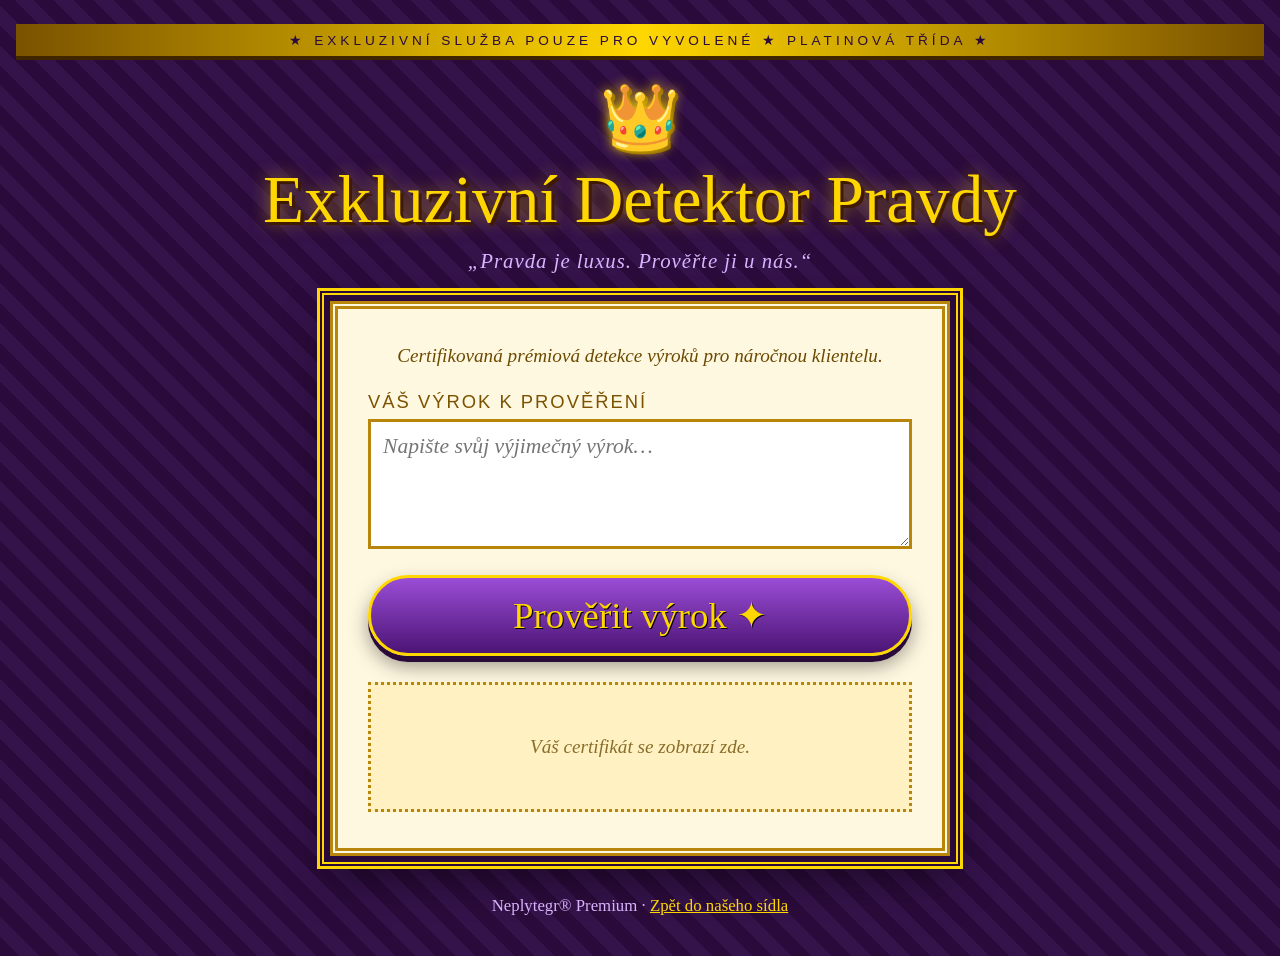
<file: detektor/index.html>
<!DOCTYPE html>
<html lang="cs">
<head>
<meta charset="UTF-8">
<meta name="viewport" content="width=device-width, initial-scale=1.0">
<link rel="stylesheet" href="../ads/ad-network.css">
<title>Exkluzivní Detektor Pravdy™ – Platinová třída</title>
<meta name="description" content="Zjistěte, zda je váš výrok pravdivý. Exkluzivní Detektor Pravdy od Neplytegr.cz vydá verdikt rychle, jednoduše a bez zbytečných otázek.">
<link rel="canonical" href="https://neplytegr.cz/detektor/">
<meta name="robots" content="index, follow, max-image-preview:large">
<meta property="og:type" content="website"><meta property="og:locale" content="cs_CZ"><meta property="og:title" content="Exkluzivní Detektor Pravdy™"><meta property="og:description" content="Zadejte výrok a nechte exkluzivní detektor vydat rychlý verdikt."><meta property="og:url" content="https://neplytegr.cz/detektor/">
<meta name="twitter:card" content="summary"><meta name="twitter:title" content="Exkluzivní Detektor Pravdy™"><meta name="twitter:description" content="Rychlý a jednoduchý verdikt pro váš výrok.">
<style>
    * {
        margin: 0;
        padding: 0;
        box-sizing: border-box;
    }

    body {
        font-family: "Times New Roman", Times, serif;
        background:
            repeating-linear-gradient(45deg, #2a0a3a 0 14px, #34124a 14px 28px);
        color: #ffe9a8;
        min-height: 100vh;
        padding: 24px 16px 40px;
    }

    .top-ribbon {
        text-align: center;
        background: linear-gradient(90deg, #7a5200, #ffd700, #7a5200);
        color: #2a0a3a;
        font-family: Impact, "Arial Narrow", sans-serif;
        letter-spacing: 4px;
        padding: 8px;
        text-transform: uppercase;
        font-size: 0.85rem;
        box-shadow: 0 4px 0 #3f2600;
    }

    .crest {
        text-align: center;
        font-size: 4rem;
        margin: 24px 0 8px;
        text-shadow: 0 0 12px #ffd700, 3px 3px 0 #7a5200;
    }

    h1 {
        font-family: "Brush Script MT", "Lucida Handwriting", cursive;
        font-size: 4.2rem;
        font-weight: normal;
        text-align: center;
        color: #ffd700;
        text-shadow: 3px 3px 0 #3f1a00, 0 0 18px rgba(255, 215, 0, 0.6);
        line-height: 1.1;
    }

    .tagline {
        text-align: center;
        font-family: Georgia, serif;
        font-style: italic;
        font-size: 1.3rem;
        color: #d9b3ff;
        margin: 12px 0 28px;
        letter-spacing: 1px;
    }

    .certificate {
        max-width: 620px;
        margin: 0 auto;
        background: #fff8e1;
        color: #3f1a00;
        border: 8px double #b8860b;
        outline: 2px solid #ffd700;
        outline-offset: 6px;
        padding: 36px 30px;
        box-shadow: 0 0 0 10px #2a0a3a, 0 0 0 13px #ffd700, 0 20px 40px rgba(0, 0, 0, 0.5);
    }

    .certificate p.lead {
        text-align: center;
        font-style: italic;
        font-size: 1.2rem;
        color: #6b4a00;
        margin-bottom: 24px;
    }

    label {
        display: block;
        font-family: Impact, sans-serif;
        letter-spacing: 2px;
        text-transform: uppercase;
        color: #7a5200;
        font-size: 1.15rem;
        margin-bottom: 6px;
    }

    textarea {
        width: 100%;
        min-height: 130px;
        padding: 12px;
        background: #ffffff;
        color: #3f1a00;
        border: 3px solid #b8860b;
        font: italic 1.35rem Georgia, serif;
        resize: vertical;
    }

    textarea:focus {
        outline: 3px dotted #7a00b8;
    }

    .btn {
        display: block;
        width: 100%;
        margin-top: 22px;
        padding: 16px;
        font-family: "Brush Script MT", cursive;
        font-size: 2.3rem;
        background: linear-gradient(180deg, #9b4dd6 0%, #4b1475 100%);
        color: #ffd700;
        border: 3px solid #ffd700;
        border-radius: 40px;
        cursor: pointer;
        text-shadow: 1px 1px 0 #000;
        box-shadow: 0 6px 0 #2a0a3a, 0 10px 20px rgba(0, 0, 0, 0.4);
        transition: transform 0.15s;
    }

    .btn:hover:not(:disabled) {
        transform: translateY(-2px) scale(1.02);
    }

    .btn:active:not(:disabled) {
        transform: translateY(3px);
        box-shadow: 0 2px 0 #2a0a3a;
    }

    .btn:disabled {
        opacity: 0.55;
        cursor: wait;
    }

    .result {
        margin-top: 26px;
        min-height: 130px;
        padding: 18px;
        border: 3px dotted #b8860b;
        background: #fff1c2;
        text-align: center;
        display: flex;
        flex-direction: column;
        align-items: center;
        justify-content: center;
    }

    .idle {
        font-style: italic;
        font-size: 1.2rem;
        color: #8a6d2a;
    }

    .scanning {
        font-family: "Brush Script MT", cursive;
        font-size: 2.9rem;
        color: #7a00b8;
        animation: spin-glow 1.2s ease-in-out infinite;
    }

    .scan-bar {
        width: 100%;
        height: 14px;
        margin-top: 16px;
        background: #3f1a00;
        border: 2px solid #b8860b;
        overflow: hidden;
    }

    .scan-bar span {
        display: block;
        height: 100%;
        width: 0;
        background: repeating-linear-gradient(90deg, #ffd700 0 10px, #fff3a0 10px 16px);
        animation: fill 2.5s linear forwards;
    }

    .verdict {
        font-family: "Brush Script MT", cursive;
        font-size: 5.2rem;
        line-height: 1;
        animation: drop-in 0.7s cubic-bezier(.2, 1.4, .4, 1);
    }

    .verdict.truth {
        color: #1f7a2e;
        text-shadow: 2px 2px 0 #ffd700;
    }

    .verdict.lie {
        color: #b00020;
        text-shadow: 2px 2px 0 #ffd700;
    }

    .seal {
        margin-top: 10px;
        font-family: Impact, sans-serif;
        font-size: 1rem;
        letter-spacing: 3px;
        color: #7a5200;
        text-transform: uppercase;
    }

    @keyframes spin-glow {
        0%, 100% { text-shadow: 0 0 4px #ffd700; }
        50% { text-shadow: 0 0 16px #ffd700, 0 0 4px #7a00b8; }
    }

    @keyframes fill {
        to { width: 100%; }
    }

    @keyframes drop-in {
        from { transform: translateY(-30px) rotate(-8deg) scale(1.4); opacity: 0; }
        to { transform: translateY(0) rotate(-3deg) scale(1); opacity: 1; }
    }

    .footer {
        margin-top: 40px;
        text-align: center;
        font-family: Georgia, serif;
        font-size: 1.05rem;
        color: #d9b3ff;
    }

    .footer a {
        color: #ffd700;
    }

    @media (max-width: 600px) {
        h1 {
            font-size: 3rem;
        }

        .certificate {
            padding: 24px 18px;
        }

        .verdict {
            font-size: 3rem;
        }
    }

    @media (prefers-reduced-motion: reduce) {
        .scanning,
        .verdict,
        .scan-bar span {
            animation: none;
        }
    }
</style>
</head>
<body>
    <div class="top-ribbon">★ Exkluzivní služba pouze pro vyvolené ★ Platinová třída ★</div>

    <div class="crest">👑</div>
    <h1>Exkluzivní Detektor Pravdy</h1>
    <p class="tagline">„Pravda je luxus. Prověřte ji u nás.“</p>

    <section class="certificate">
        <p class="lead">Certifikovaná prémiová detekce výroků pro náročnou klientelu.</p>

        <label for="statement">Váš výrok k prověření</label>
        <textarea id="statement" placeholder="Napište svůj výjimečný výrok…"></textarea>

        <button class="btn" id="check" type="button">Prověřit výrok ✦</button>

        <div class="result" id="result" aria-live="polite">
            <p class="idle">Váš certifikát se zobrazí zde.</p>
        </div>
    </section>

    <p class="footer">
        Neplytegr® Premium · <a href="../index.html">Zpět do našeho sídla</a>
    </p>

    <script>
        const check = document.getElementById('check');
        const statement = document.getElementById('statement');
        const result = document.getElementById('result');

        function showIdle(message) {
            result.replaceChildren();
            const p = document.createElement('p');
            p.className = 'idle';
            p.textContent = message;
            result.appendChild(p);
        }

        const SCAN_TEXTS = [
            'Probíhá exkluzivní analýza…',
            'Konzultace s experty…',
            'Kalibrace zlatého paprsku…',
            'Prémiové vyhodnocení…'
        ];
        let scanning = false;

        check.addEventListener('click', () => {
            if (scanning) return;

            if (!statement.value.trim()) {
                showIdle('Nejdříve prosíme zadejte výrok, vážený hosťe.');
                return;
            }

            scanning = true;
            check.disabled = true;

            const label = document.createElement('div');
            label.className = 'scanning';
            label.textContent = SCAN_TEXTS[0];

            const bar = document.createElement('div');
            bar.className = 'scan-bar';
            bar.appendChild(document.createElement('span'));

            result.replaceChildren(label, bar);

            let step = 0;
            const cycle = setInterval(() => {
                step = (step + 1) % SCAN_TEXTS.length;
                label.textContent = SCAN_TEXTS[step];
            }, 600);

            setTimeout(() => {
                clearInterval(cycle);

                const isTrue = new Date().getMinutes() % 2 === 0;

                const verdict = document.createElement('div');
                verdict.className = 'verdict ' + (isTrue ? 'truth' : 'lie');
                verdict.textContent = isTrue ? 'Pravda' : 'Lež';

                const seal = document.createElement('div');
                seal.className = 'seal';
                seal.textContent = '— certifikováno Neplytegr® —';

                result.replaceChildren(verdict, seal);
                check.disabled = false;
                scanning = false;
            }, 2500);
        });
    </script>
<script src="../ads/ad-network.js" defer></script>
</body>
</html>
</file>
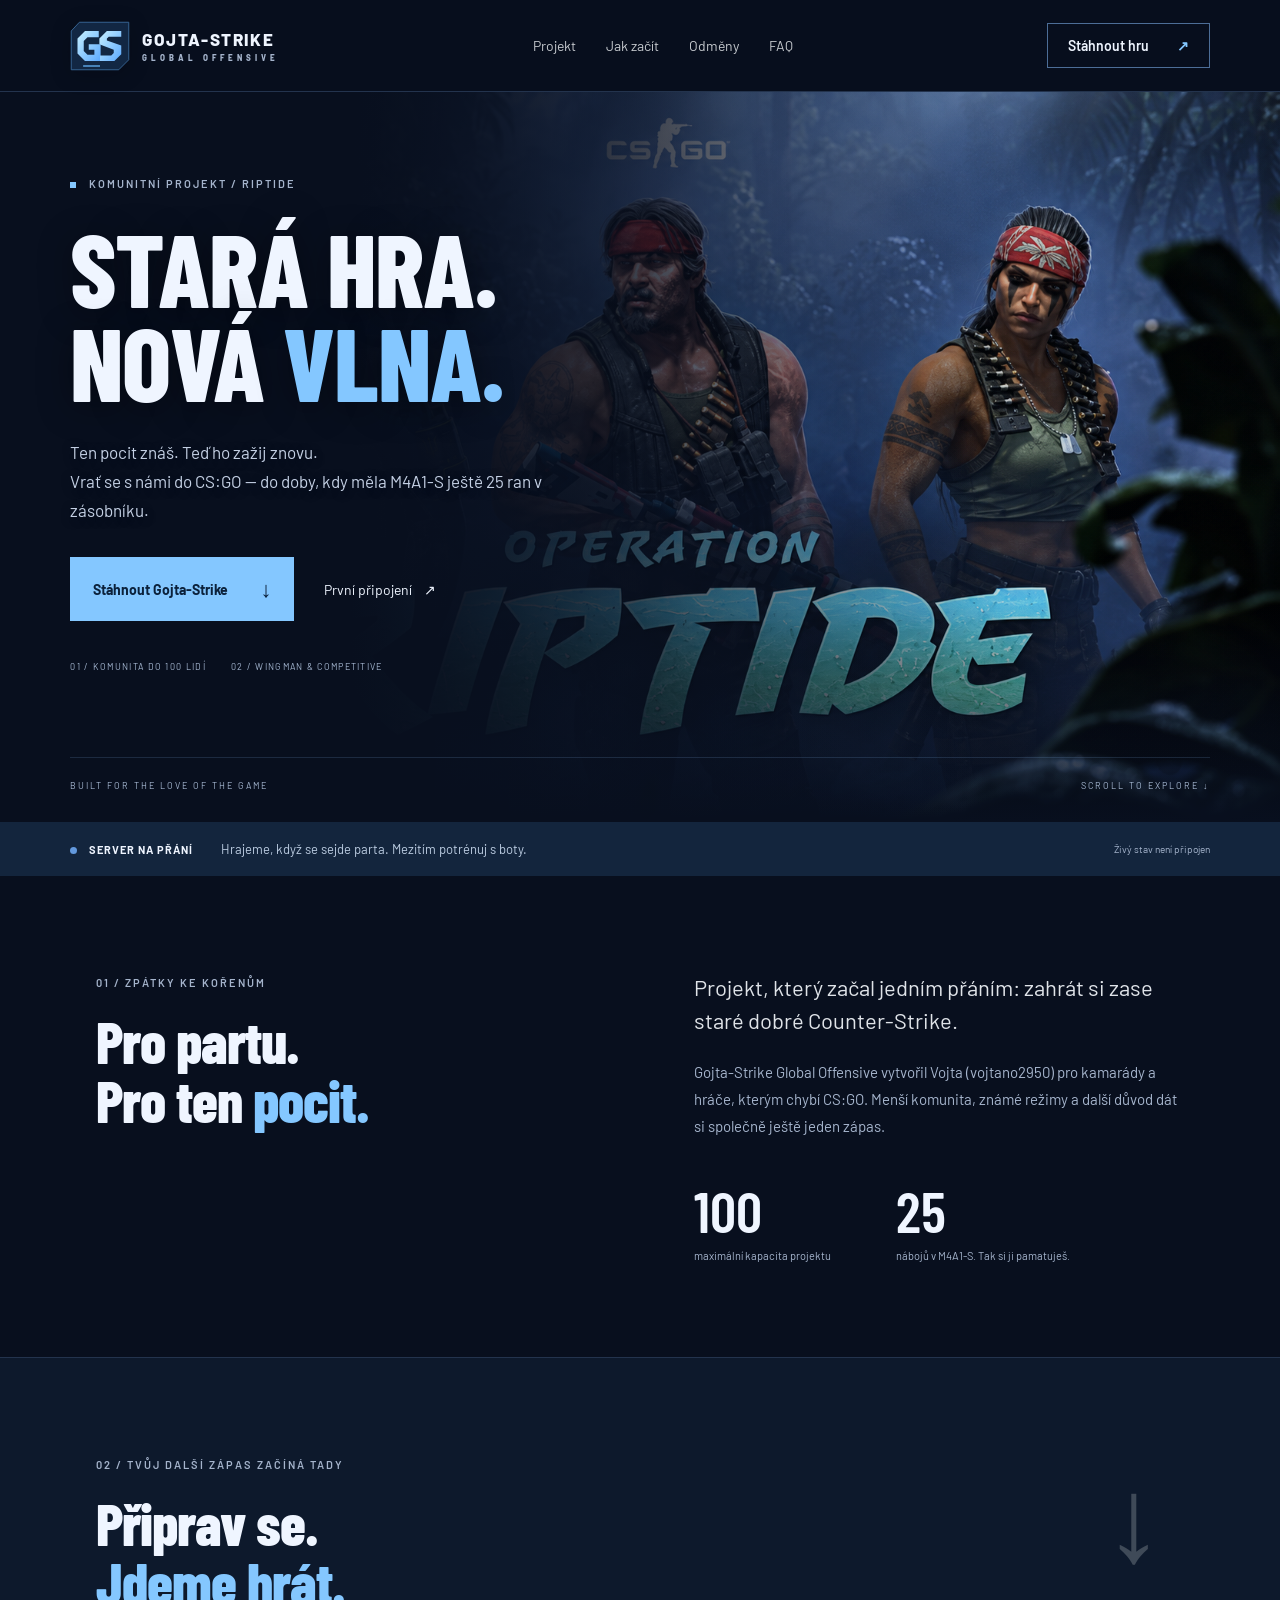
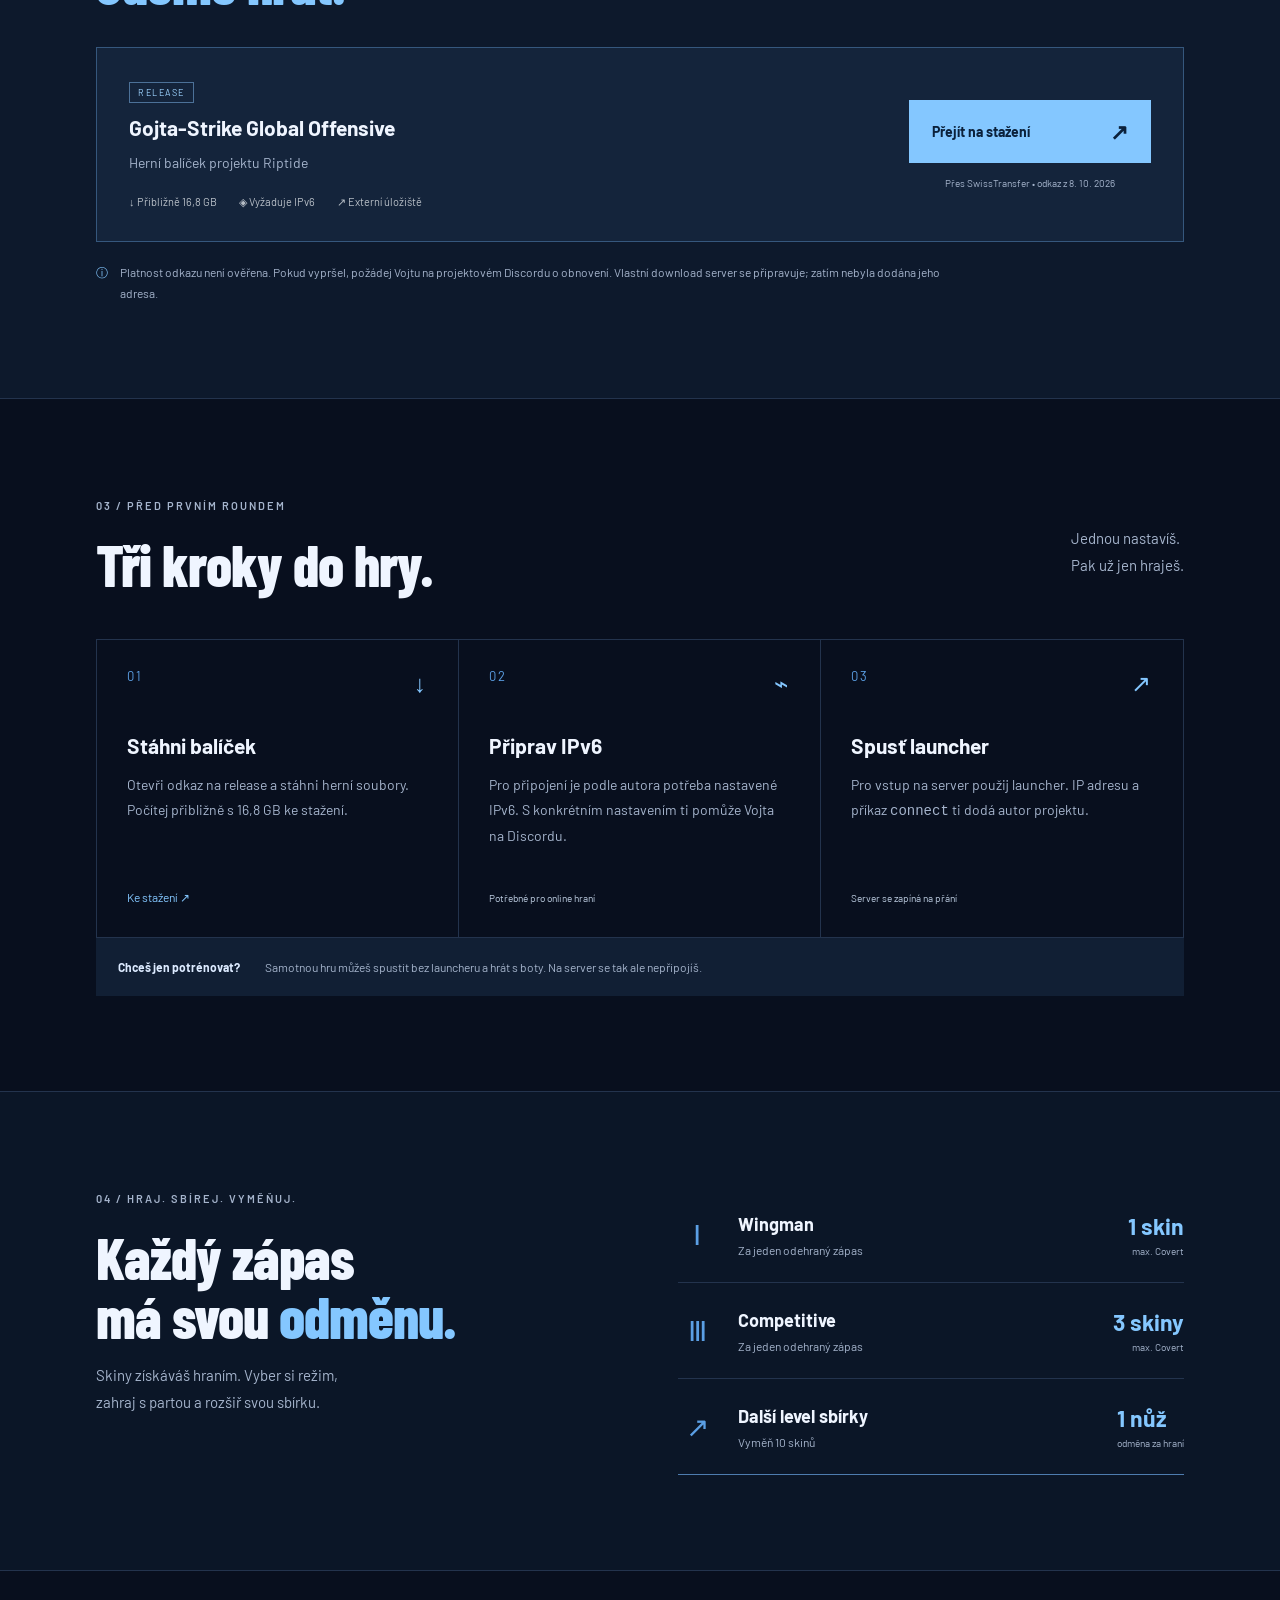
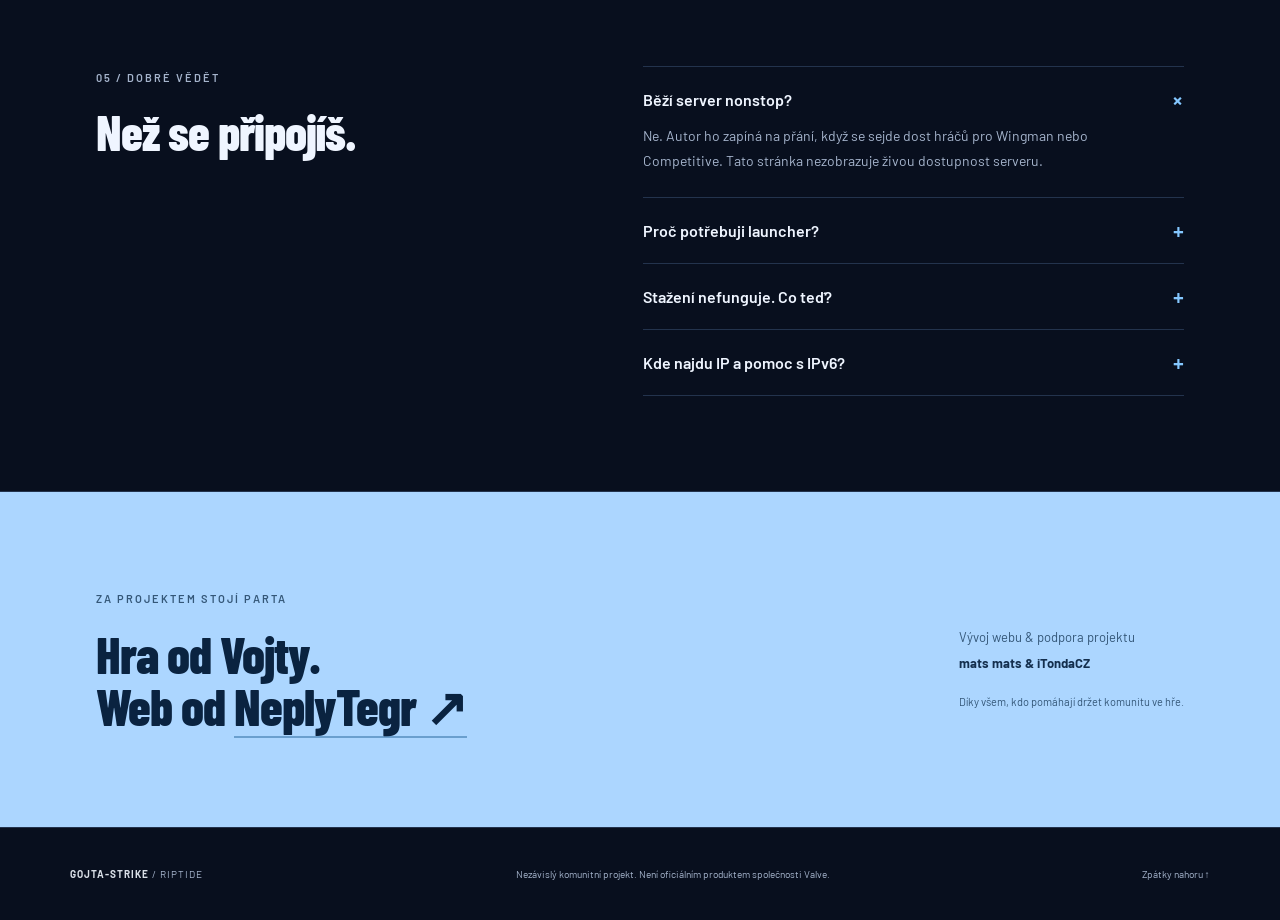
<file: gojtastrike/index.html>
<!doctype html>
<html lang="cs">
    <head>
        <meta charset="UTF-8">
        <meta name="viewport" content="width=device-width, initial-scale=1">
        <meta name="theme-color" content="#080f1e">
        <meta name="description" content="Gojta-Strike Global Offensive — komunitní projekt Riptide. Stažení, první spuštění a odměny za hraní. Web od NeplyTegr.">
        <title>Gojta-Strike / Riptide — zpátky do hry</title>
        <link rel="stylesheet" href="style.css">
    </head>
    <body>
        <header>
            <a class="brand" href="#">
                <svg class="gs-logo" viewBox="0 0 96 80" role="img" aria-label="GS — Gojta-Strike">
                    <defs>
                        <linearGradient id="gs-blue" x1="0" y1="0" x2="1" y2="1">
                            <stop stop-color="#c6efff"/>
                            <stop offset="1" stop-color="#5caaff"/>
                        </linearGradient>
                    </defs>
                    <path d="M15 2H94V62L78 78H2V16Z" fill="#122743" stroke="#396797" stroke-width="1.5"/>
                    <g fill="url(#gs-blue)">
                        <path d="M46 16H24L12 28V52L24 64H49V37H30V46H39V54H28L22 48V32L28 26H46Z"/>
                        <path d="M82 16H59L47 28V37L70 46V51L66 55H48V64H71L82 53V39L59 31V28L62 25H82Z"/>
                    </g>
                    <path d="M21 72H48" stroke="#67b9ff" stroke-width="2"/>
                </svg>
                <span>
                    GOJTA-STRIKE<small>GLOBAL OFFENSIVE</small>
                </span>
            </a>
            <nav aria-label="Hlavní navigace">
                <a href="#projekt">Projekt</a>
                <a href="#zacatek">Jak začít</a>
                <a href="#odmeny">Odměny</a>
                <a href="#faq">FAQ</a>
            </nav>
            <a class="nav-download" href="#download">
                Stáhnout hru <span>↗</span>
            </a>
        </header>
        <main>
            <section class="hero" id="projekt">
                <div class="hero-copy">
                    <div class="eyebrow">
                        <span></span> KOMUNITNÍ PROJEKT / RIPTIDE
                    </div>
                    <h1>
                        STARÁ HRA.<br>NOVÁ <em>VLNA.</em>
                    </h1>
                    <p>
                        Ten pocit znáš. Teď ho zažij znovu.<br>Vrať se s námi do CS:GO — do doby, kdy měla M4A1-S ještě 25 ran v zásobníku.
                    </p>
                    <div class="actions">
                        <a class="button primary" href="#download">
                            Stáhnout Gojta-Strike <span>↓</span>
                        </a>
                        <a class="text-link" href="#zacatek">
                            První připojení <span>↗</span>
                        </a>
                    </div>
                    <div class="hero-meta">
                        <span>01 / KOMUNITA DO 100 LIDÍ</span>
                        <span>02 / WINGMAN & COMPETITIVE</span>
                    </div>
                </div>
                <div class="hero-bottom">
                    <span>BUILT FOR THE LOVE OF THE GAME</span>
                    <span>SCROLL TO EXPLORE ↓</span>
                </div>
            </section>
            <div class="status-strip">
                <span>
                    <i></i> SERVER NA PŘÁNÍ
                </span>
                <p>Hrajeme, když se sejde parta. Mezitím potrénuj s boty.</p>
                <span class="status-note">Živý stav není připojen</span>
            </div>
            <section class="intro section">
                <div>
                    <span class="eyebrow">01 / ZPÁTKY KE KOŘENŮM</span>
                    <h2>
                        Pro partu.<br>Pro ten <em>pocit.</em>
                    </h2>
                </div>
                <div class="intro-text">
                    <p class="large">Projekt, který začal jedním přáním: zahrát si zase staré dobré Counter-Strike.</p>
                    <p>Gojta-Strike Global Offensive vytvořil Vojta (vojtano2950) pro kamarády a hráče, kterým chybí CS:GO. Menší komunita, známé režimy a další důvod dát si společně ještě jeden zápas.</p>
                    <div class="facts">
                        <div>
                            <strong>100</strong>
                            <span>maximální kapacita projektu</span>
                        </div>
                        <div>
                            <strong>25</strong>
                            <span>nábojů v M4A1-S. Tak si ji pamatuješ.</span>
                        </div>
                    </div>
                </div>
            </section>
            <section class="download section" id="download">
                <div class="download-heading">
                    <div>
                        <span class="eyebrow">02 / TVŮJ DALŠÍ ZÁPAS ZAČÍNÁ TADY</span>
                        <h2>
                            Připrav se.<br>
                            <em>Jdeme hrát.</em>
                        </h2>
                    </div>
                    <span class="file-symbol" aria-hidden="true">↓</span>
                </div>
                <div class="download-panel">
                    <div>
                        <span class="pill">RELEASE</span>
                        <h3>Gojta-Strike Global Offensive</h3>
                        <p>Herní balíček projektu Riptide</p>
                        <div class="file-meta">
                            <span>↓ Přibližně 16,8 GB</span>
                            <span>◈ Vyžaduje IPv6</span>
                            <span>↗ Externí úložiště</span>
                        </div>
                    </div>
                    <div class="download-action">
                        <a class="button primary" href="https://www.swisstransfer.com/dl/01a11a2f-4cb3-7091-a4e2-8d7dfdfeffd1" target="_blank" rel="noopener noreferrer">
                            Přejít na stažení <span>↗</span>
                        </a>
                        <small>Přes SwissTransfer • odkaz z 8. 10. 2026</small>
                    </div>
                </div>
                <p class="download-notice">
                    <span>ⓘ</span> Platnost odkazu není ověřena. Pokud vypršel, požádej Vojtu na projektovém Discordu o obnovení. Vlastní download server se připravuje; zatím nebyla dodána jeho adresa.
                </p>
            </section>
            <section class="section start" id="zacatek">
                <div class="section-heading">
                    <div>
                        <span class="eyebrow">03 / PŘED PRVNÍM ROUNDEM</span>
                        <h2>Tři kroky do hry.</h2>
                    </div>
                    <p>
                        Jednou nastavíš.<br>Pak už jen hraješ.
                    </p>
                </div>
                <div class="steps">
                    <article>
                        <span class="step-number">
                            01 <b>↓</b>
                        </span>
                        <h3>Stáhni balíček</h3>
                        <p>Otevři odkaz na release a stáhni herní soubory. Počítej přibližně s 16,8 GB ke stažení.</p>
                        <a href="#download">Ke stažení ↗</a>
                    </article>
                    <article>
                        <span class="step-number">
                            02 <b>⌁</b>
                        </span>
                        <h3>Připrav IPv6</h3>
                        <p>Pro připojení je podle autora potřeba nastavené IPv6. S konkrétním nastavením ti pomůže Vojta na Discordu.</p>
                        <span class="step-tag">Potřebné pro online hraní</span>
                    </article>
                    <article>
                        <span class="step-number">
                            03 <b>↗</b>
                        </span>
                        <h3>Spusť launcher</h3>
                        <p>
                            Pro vstup na server použij launcher. IP adresu a příkaz <code>connect</code> ti dodá autor projektu.
                        </p>
                        <span class="step-tag">Server se zapíná na přání</span>
                    </article>
                </div>
                <div class="offline-note">
                    <b>Chceš jen potrénovat?</b>
                    <span>Samotnou hru můžeš spustit bez launcheru a hrát s boty. Na server se tak ale nepřipojíš.</span>
                </div>
            </section>
            <section class="rewards section" id="odmeny">
                <div>
                    <span class="eyebrow">04 / HRAJ. SBÍREJ. VYMĚŇUJ.</span>
                    <h2>
                        Každý zápas<br>má svou <em>odměnu.</em>
                    </h2>
                    <p>
                        Skiny získáváš hraním. Vyber si režim,<br>zahraj s partou a rozšiř svou sbírku.
                    </p>
                </div>
                <div class="reward-list">
                    <div>
                        <span class="reward-icon">Ⅰ</span>
                        <div>
                            <h3>Wingman</h3>
                            <p>Za jeden odehraný zápas</p>
                        </div>
                        <strong>
                            1 skin<small>max. Covert</small>
                        </strong>
                    </div>
                    <div>
                        <span class="reward-icon">Ⅲ</span>
                        <div>
                            <h3>Competitive</h3>
                            <p>Za jeden odehraný zápas</p>
                        </div>
                        <strong>
                            3 skiny<small>max. Covert</small>
                        </strong>
                    </div>
                    <div class="knife">
                        <span class="reward-icon">↗</span>
                        <div>
                            <h3>Další level sbírky</h3>
                            <p>Vyměň 10 skinů</p>
                        </div>
                        <strong>
                            1 nůž<small>odměna za hraní</small>
                        </strong>
                    </div>
                </div>
            </section>
            <section class="section faq" id="faq">
                <div>
                    <span class="eyebrow">05 / DOBRÉ VĚDĚT</span>
                    <h2>Než se připojíš.</h2>
                </div>
                <div class="faq-list">
                    <details open>
                        <summary>
                            Běží server nonstop?<span>+</span>
                        </summary>
                        <p>Ne. Autor ho zapíná na přání, když se sejde dost hráčů pro Wingman nebo Competitive. Tato stránka nezobrazuje živou dostupnost serveru.</p>
                    </details>
                    <details>
                        <summary>
                            Proč potřebuji launcher?<span>+</span>
                        </summary>
                        <p>Podle autora bez launcheru nefunguje připojení k projektovému serveru. Samostatně spuštěná hra slouží pro hraní s boty.</p>
                    </details>
                    <details>
                        <summary>
                            Stažení nefunguje. Co teď?<span>+</span>
                        </summary>
                        <p>Odkazy na externích úložištích mohou vypršet. Kontaktuj vojtano2950 na projektovém Discordu a požádej o nový odkaz. Pozvánka na Discord zatím nebyla dodána.</p>
                    </details>
                    <details>
                        <summary>
                            Kde najdu IP a pomoc s IPv6?<span>+</span>
                        </summary>
                        <p>IP adresu, příkaz pro připojení a pomoc s IPv6 poskytuje autor na Discordu. Kompletní návod ke hraní a hostování serveru byl oznámen; jeho odkaz zatím nemáme.</p>
                    </details>
                </div>
            </section>
            <section class="sponsor section">
                <span class="eyebrow">ZA PROJEKTEM STOJÍ PARTA</span>
                <div>
                    <h2>
                        Hra od Vojty.<br>Web od <a href="https://neplytegr.cz/" target="_blank" rel="noopener noreferrer">NeplyTegr ↗</a>
                    </h2>
                    <p>
                        Vývoj webu & podpora projektu<br>
                        <strong>mats mats & iTondaCZ</strong>
                        <small>Díky všem, kdo pomáhají držet komunitu ve hře.</small>
                    </p>
                </div>
            </section>
        </main>
        <footer>
            <a class="footer-brand" href="#">
                GOJTA-STRIKE <span>/ RIPTIDE</span>
            </a>
            <p>Nezávislý komunitní projekt. Není oficiálním produktem společnosti Valve.</p>
            <a href="#">Zpátky nahoru ↑</a>
        </footer>
    </body>
</html>
</file>
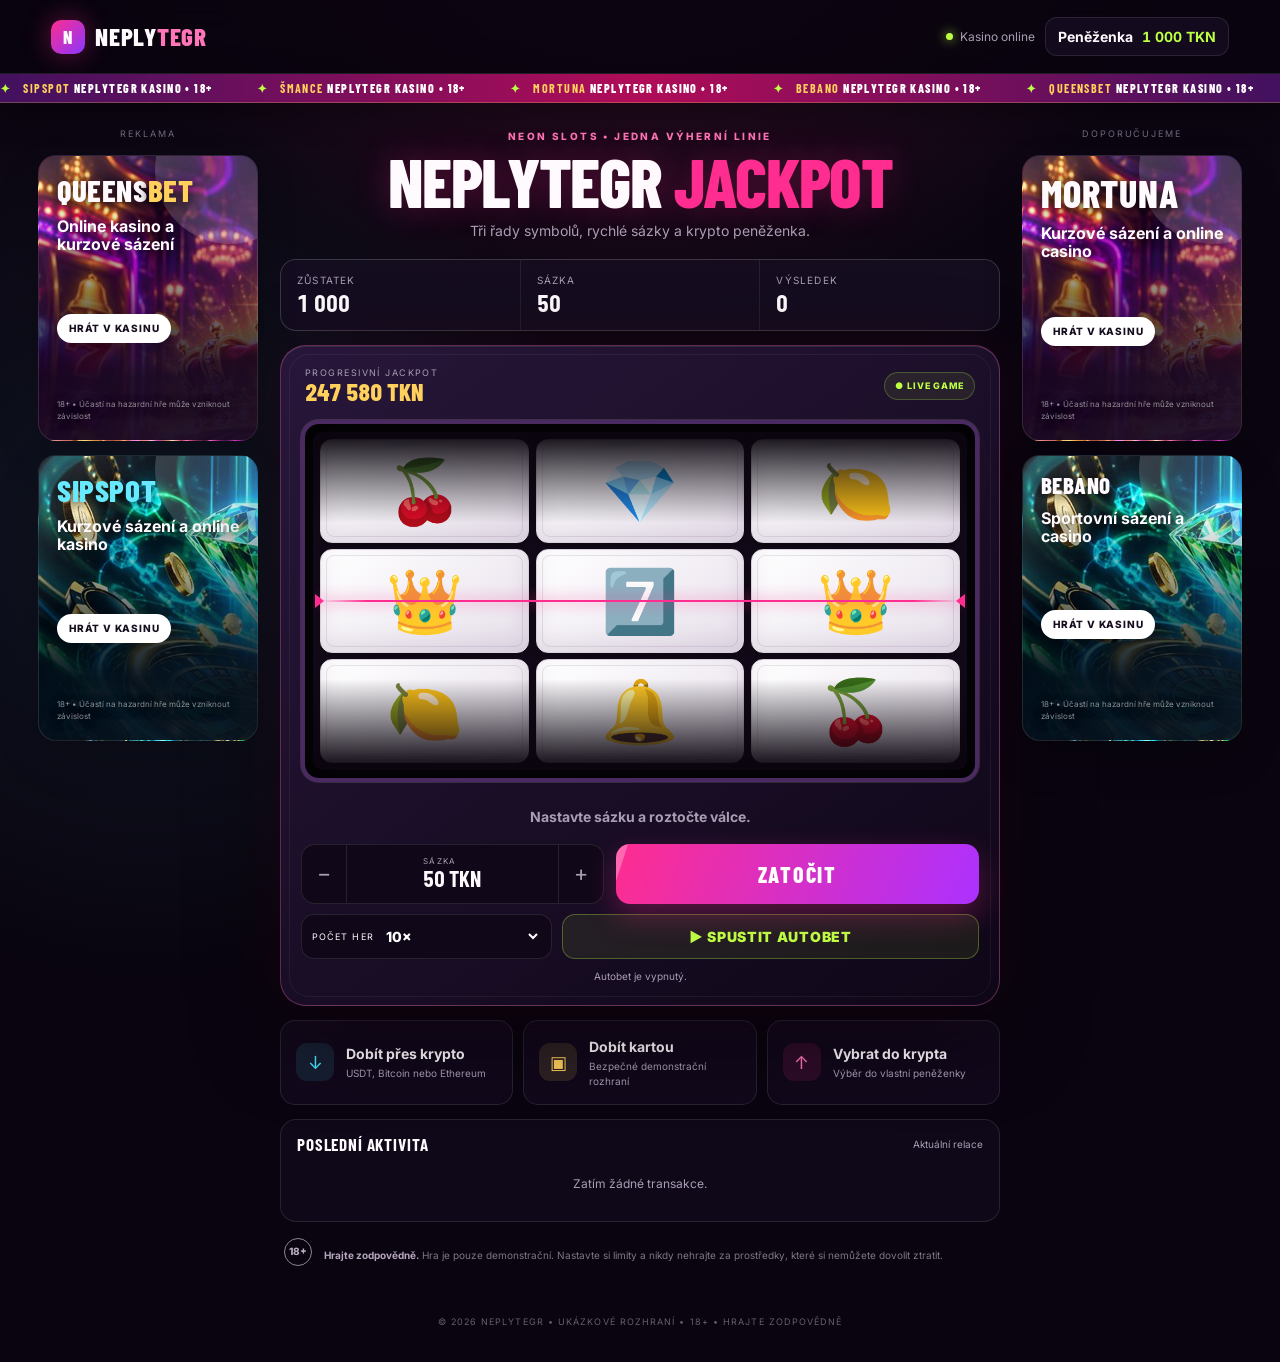
<file: kasino/index.html>
<!doctype html>
<html lang="cs">
<head>
  <meta charset="utf-8">
  <meta name="viewport" content="width=device-width, initial-scale=1, viewport-fit=cover">
  <link rel="stylesheet" href="../ads/ad-network.css">
  <meta name="theme-color" content="#09040f">
  <title>NeplyTegr Casino — Neon Slots</title>
  <meta name="description" content="NeplyTegr Jackpot je české neonové demo kasino s výherním automatem, viditelnými symboly a demonstračním dobíjením přes kryptoměny nebo platební kartu.">
  <meta name="keywords" content="NeplyTegr kasino, online automat, neon slots, krypto kasino, jackpot, USDT, Bitcoin, Ethereum">
  <meta name="robots" content="index, follow, max-image-preview:large">
  <link rel="canonical" href="https://neplytegr.cz/kasino/">
  <meta property="og:locale" content="cs_CZ">
  <meta property="og:type" content="website">
  <meta property="og:site_name" content="NeplyTegr">
  <meta property="og:title" content="NeplyTegr Jackpot — neonové online kasino">
  <meta property="og:description" content="Roztočte tři válce a vyzkoušejte demonstrační peněženku s krypto vkladem, kartou a krypto výběrem.">
  <meta property="og:url" content="https://neplytegr.cz/kasino/">
  <meta property="og:image" content="https://neplytegr.cz/kasino/assets/casino-gold.jpg">
  <meta property="og:image:alt" content="Neonová zlatá koruna, žetony a symboly výherního automatu">
  <meta name="twitter:card" content="summary_large_image">
  <meta name="twitter:title" content="NeplyTegr Jackpot — neonové online kasino">
  <meta name="twitter:description" content="Viditelné válce, výherní linie a demonstrační dobíjení kryptem nebo kartou.">
  <meta name="twitter:image" content="https://neplytegr.cz/kasino/assets/casino-gold.jpg">
  <script type="application/ld+json">
  {"@context":"https://schema.org","@type":"VideoGame","name":"NeplyTegr Jackpot","description":"Český demonstrační neonový výherní automat se třemi válci a lokálním demo rozhraním pro krypto a karetní vklady.","url":"https://neplytegr.cz/kasino/","image":"https://neplytegr.cz/kasino/assets/casino-gold.jpg","inLanguage":"cs-CZ","applicationCategory":"Game","operatingSystem":"Web browser","contentRating":"18+","publisher":{"@type":"Organization","name":"NeplyTegr","url":"https://neplytegr.cz/"}}
  </script>
  <link rel="preconnect" href="https://fonts.googleapis.com">
  <link rel="preconnect" href="https://fonts.gstatic.com" crossorigin>
  <link href="https://fonts.googleapis.com/css2?family=Barlow+Condensed:wght@600;700;800&family=Inter:wght@400;500;600;700&display=swap" rel="stylesheet">
  <style>
    :root{--bg:#09040f;--surface:#130a1e;--surface-2:#1d102b;--surface-3:#29173b;--ink:#fffafd;--muted:#a99db4;--pink:#ff2d8f;--pink-2:#ff75b7;--cyan:#48e5ff;--lime:#bcff43;--gold:#ffd15c;--red:#ff5e6c;--line:rgba(255,255,255,.1);--display:"Barlow Condensed",Impact,sans-serif;--sans:Inter,system-ui,sans-serif;color-scheme:dark}
    *{box-sizing:border-box}html{scroll-behavior:smooth}body{min-height:100%;margin:0;background:radial-gradient(circle at 50% -20%,rgba(255,45,143,.22),transparent 38rem),radial-gradient(circle at 12% 40%,rgba(72,229,255,.08),transparent 28rem),linear-gradient(180deg,#0c0612 0%,var(--bg) 70%);color:var(--ink);font:14px/1.5 var(--sans)}button,input,select{font:inherit}button{cursor:pointer}button:disabled{cursor:not-allowed;opacity:.45}:focus-visible{outline:3px solid var(--cyan);outline-offset:3px}
    .ambient{position:fixed;inset:0;pointer-events:none;opacity:.22;background-image:linear-gradient(rgba(255,255,255,.02) 1px,transparent 1px),linear-gradient(90deg,rgba(255,255,255,.02) 1px,transparent 1px);background-size:36px 36px;mask-image:linear-gradient(to bottom,#000,transparent 85%)}
    .topbar{height:74px;position:sticky;top:0;z-index:20;display:flex;align-items:center;justify-content:space-between;padding:0 max(24px,4vw);background:rgba(9,4,15,.86);border-bottom:1px solid var(--line);backdrop-filter:blur(18px)}.logo{display:flex;align-items:center;gap:10px;font:800 25px/1 var(--display);letter-spacing:.03em;text-transform:uppercase}.logo-mark{width:34px;height:34px;display:grid;place-items:center;border-radius:10px;background:linear-gradient(135deg,var(--pink),#8b36ff);box-shadow:0 0 28px rgba(255,45,143,.4);font-size:18px}.logo em{font-style:normal;color:var(--pink-2)}.top-actions{display:flex;align-items:center;gap:10px}.status-pill{display:flex;align-items:center;gap:7px;color:var(--muted);font-size:12px}.status-pill::before{content:"";width:7px;height:7px;border-radius:50%;background:var(--lime);box-shadow:0 0 12px var(--lime)}.wallet-mini{border:1px solid var(--line);border-radius:12px;padding:8px 12px;background:var(--surface);font-weight:700}.wallet-mini span{color:var(--lime);margin-left:6px;font-variant-numeric:tabular-nums}
    .layout{width:min(1500px,100%);margin:0 auto;padding:24px;display:grid;grid-template-columns:minmax(170px,220px) minmax(460px,720px) minmax(170px,220px);gap:22px;align-items:start;justify-content:center}.ad-rail{position:sticky;top:98px;display:grid;gap:14px}.rail-label{text-align:center;color:#756a80;text-transform:uppercase;letter-spacing:.22em;font-size:9px}.ad{position:relative;min-height:156px;overflow:hidden;border:1px solid rgba(255,255,255,.12);border-radius:18px;padding:18px;display:flex;flex-direction:column;justify-content:space-between;isolation:isolate;box-shadow:0 18px 40px rgba(0,0,0,.2)}.ad::before{content:"";position:absolute;width:150px;height:150px;border-radius:50%;right:-48px;top:-62px;background:rgba(255,255,255,.17);z-index:-1}.ad::after{content:"";position:absolute;inset:0;background:linear-gradient(135deg,rgba(255,255,255,.1),transparent 55%);z-index:-1}.ad.king{background:linear-gradient(145deg,#38116d,#13082b 66%)}.ad.grand{background:linear-gradient(145deg,#0f6385,#071e38 66%)}.ad.one{background:linear-gradient(145deg,#b51248,#2e0818 66%)}.ad.drop{background:linear-gradient(145deg,#37761b,#10220a 66%)}.ad-brand{font:800 26px/1 var(--display);text-transform:uppercase;letter-spacing:.02em}.ad-brand i{font-style:normal;color:var(--gold)}.one .ad-brand{font-size:38px}.drop .ad-brand{font-size:23px}.grand .ad-brand{color:#67e9ff}.ad-copy{font-weight:700;font-size:15px;line-height:1.15;margin:12px 0}.ad-copy b{color:var(--gold)}.ad-cta{align-self:flex-start;border:0;border-radius:999px;background:#fff;color:#160d1f;padding:7px 12px;font-size:10px;font-weight:800;text-transform:uppercase;letter-spacing:.08em}.ad small{font-size:8px;color:rgba(255,255,255,.54);margin-top:6px}
    main{min-width:0}.hero{text-align:center;margin:2px 0 18px}.eyebrow{color:var(--pink-2);text-transform:uppercase;letter-spacing:.24em;font-size:10px;font-weight:800}h1{font:800 clamp(40px,7vw,68px)/.86 var(--display);text-transform:uppercase;letter-spacing:-.02em;margin:8px 0 10px;text-shadow:0 0 35px rgba(255,45,143,.28)}h1 span{color:var(--pink)}.hero p{color:var(--muted);margin:0}
    .stats{display:grid;grid-template-columns:repeat(3,1fr);gap:1px;background:var(--line);border:1px solid var(--line);border-radius:16px;overflow:hidden;margin-bottom:14px}.stat{background:rgba(19,10,30,.88);padding:13px 16px}.stat small{display:block;color:var(--muted);font-size:10px;text-transform:uppercase;letter-spacing:.12em;margin-bottom:3px}.stat strong{font:700 24px/1 var(--display);font-variant-numeric:tabular-nums}.stat strong.positive{color:var(--lime)}.stat strong.negative{color:var(--red)}
    .machine{position:relative;border:1px solid rgba(255,117,183,.32);border-radius:26px;padding:20px;background:linear-gradient(145deg,rgba(41,23,59,.96),rgba(15,7,24,.98));box-shadow:0 28px 90px rgba(0,0,0,.45),0 0 60px rgba(255,45,143,.08),inset 0 1px rgba(255,255,255,.08)}.machine::before{content:"";position:absolute;inset:8px;border:1px solid rgba(255,255,255,.055);border-radius:20px;pointer-events:none}.machine-head{display:flex;justify-content:space-between;align-items:center;gap:12px;margin-bottom:14px;padding:0 4px}.jackpot small{display:block;color:var(--muted);font-size:9px;text-transform:uppercase;letter-spacing:.16em}.jackpot strong{font:800 24px/1 var(--display);color:var(--gold);font-variant-numeric:tabular-nums}.live-badge{border:1px solid rgba(188,255,67,.24);border-radius:999px;background:rgba(188,255,67,.08);color:var(--lime);padding:6px 10px;font-size:9px;font-weight:800;letter-spacing:.1em;text-transform:uppercase}
    .reel-frame{position:relative;border:4px solid #4b2a61;border-radius:18px;padding:8px;background:#07040a;box-shadow:inset 0 0 45px #000,0 0 0 1px rgba(255,255,255,.12)}.reels{position:relative;display:grid;grid-template-columns:repeat(3,1fr);gap:7px;overflow:hidden;border-radius:10px;background:#120a18;padding:7px}.reels::before,.reels::after{content:"";position:absolute;left:0;right:0;height:27%;z-index:5;pointer-events:none}.reels::before{top:0;background:linear-gradient(#0a050e,transparent)}.reels::after{bottom:0;background:linear-gradient(transparent,#0a050e)}.payline{position:absolute;left:2px;right:2px;top:50%;height:2px;z-index:8;transform:translateY(-50%);background:linear-gradient(90deg,transparent,var(--pink) 8%,var(--pink) 92%,transparent);box-shadow:0 0 14px var(--pink);pointer-events:none}.payline::before,.payline::after{content:"";position:absolute;top:50%;transform:translateY(-50%);border-top:7px solid transparent;border-bottom:7px solid transparent}.payline::before{left:0;border-left:9px solid var(--pink)}.payline::after{right:0;border-right:9px solid var(--pink)}.reel{display:grid;grid-template-rows:repeat(3,clamp(72px,13vw,104px));gap:6px;transition:filter .2s}.symbol{position:relative;display:grid;place-items:center;border:1px solid #d8d0dc;border-radius:12px;background:linear-gradient(145deg,#fff,#e7e0eb);box-shadow:inset 0 -10px 22px rgba(64,28,82,.1),0 4px 8px rgba(0,0,0,.25);font-size:clamp(39px,7vw,62px);line-height:1;color:#171019;user-select:none;transform:translateZ(0)}.symbol::after{content:"";position:absolute;inset:5px;border:1px solid rgba(62,26,79,.1);border-radius:8px;pointer-events:none}.symbol.win{animation:winPulse .65s ease-in-out infinite alternate;background:linear-gradient(145deg,#fff7ce,#ffd86e);border-color:#fff0a0;box-shadow:0 0 28px rgba(255,209,92,.75),inset 0 0 18px rgba(255,255,255,.8)}.reel.spinning .symbol{animation:reelRush .115s linear infinite}@keyframes reelRush{0%{transform:translateY(-6px)}50%{transform:translateY(6px)}100%{transform:translateY(-6px)}}@keyframes winPulse{to{transform:scale(1.06)}}
    .message{min-height:46px;display:flex;align-items:center;justify-content:center;text-align:center;margin:12px 0 4px;color:var(--muted);font-weight:700}.message.win{color:var(--gold);text-shadow:0 0 20px rgba(255,209,92,.25)}.message.lose{color:#b6a9bd}.controls{display:grid;grid-template-columns:minmax(150px,1fr) minmax(190px,1.2fr);gap:12px;align-items:stretch}.bet-control{display:grid;grid-template-columns:44px 1fr 44px;background:#100818;border:1px solid var(--line);border-radius:14px;overflow:hidden}.bet-control button{border:0;background:transparent;color:var(--muted);font-size:22px}.bet-control button:hover{color:var(--ink);background:rgba(255,255,255,.05)}.bet-value{display:grid;place-items:center;border-inline:1px solid var(--line)}.bet-value small{display:block;color:var(--muted);font-size:8px;text-transform:uppercase;letter-spacing:.14em}.bet-value strong{font:700 22px/1 var(--display);color:var(--ink);font-variant-numeric:tabular-nums}.spin{position:relative;overflow:hidden;border:0;border-radius:14px;background:linear-gradient(110deg,var(--pink),#ac31ff);color:#fff;min-height:60px;padding:12px 20px;font:800 22px/1 var(--display);text-transform:uppercase;letter-spacing:.08em;box-shadow:0 12px 30px rgba(255,45,143,.3)}.spin::after{content:"";position:absolute;inset:-50% auto -50% -25%;width:25%;transform:rotate(18deg);background:rgba(255,255,255,.28);transition:left .45s}.spin:hover::after{left:120%}.spin:hover{filter:brightness(1.08)}
    .wallet-panel{margin-top:14px;display:grid;grid-template-columns:1fr 1fr;gap:10px}.wallet-action{display:flex;align-items:center;gap:12px;text-align:left;padding:15px;border:1px solid var(--line);border-radius:15px;background:rgba(19,10,30,.85);color:var(--ink)}.wallet-action:hover{border-color:rgba(255,117,183,.5);background:var(--surface-2)}.action-icon{width:38px;height:38px;display:grid;place-items:center;flex:0 0 auto;border-radius:11px;background:rgba(72,229,255,.1);color:var(--cyan);font-size:18px}.withdraw .action-icon{background:rgba(255,45,143,.12);color:var(--pink-2)}.wallet-action strong{display:block}.wallet-action small{display:block;color:var(--muted);font-size:10px;margin-top:2px}
    .session-card{margin-top:14px;border:1px solid var(--line);border-radius:16px;background:rgba(19,10,30,.7);padding:16px}.section-head{display:flex;align-items:center;justify-content:space-between;gap:10px;margin-bottom:10px}.section-head h2{font:700 17px/1 var(--display);text-transform:uppercase;letter-spacing:.05em;margin:0}.section-head span{color:var(--muted);font-size:10px}.activity{display:grid;gap:8px}.activity-empty{color:var(--muted);text-align:center;padding:12px;font-size:12px}.activity-row{display:grid;grid-template-columns:auto 1fr auto;align-items:center;gap:10px;padding:9px 0;border-top:1px solid var(--line)}.activity-row:first-child{border-top:0}.activity-dot{width:28px;height:28px;display:grid;place-items:center;border-radius:9px;background:var(--surface-3);font-size:12px}.activity-copy b{display:block;font-size:11px}.activity-copy small{display:block;color:var(--muted);font-size:9px}.activity-amount{font-weight:800;font-size:11px;color:var(--lime)}.activity-amount.out{color:var(--pink-2)}.responsible{display:flex;align-items:flex-start;gap:12px;margin:16px 4px 0;color:#817588;font-size:10px}.responsible b{color:#b4a7bc}.age{border:1px solid #8e8395;border-radius:50%;width:28px;height:28px;display:grid;place-items:center;flex:0 0 auto;font-weight:800;color:#b9aec0}.mobile-ads{display:none}footer{text-align:center;padding:18px 20px 34px;color:#675d70;font-size:9px;text-transform:uppercase;letter-spacing:.12em}
    .modal{position:fixed;inset:0;z-index:60;display:grid;place-items:center;padding:20px;background:rgba(4,1,7,.82);backdrop-filter:blur(12px)}.modal[hidden]{display:none}.dialog{width:min(520px,100%);max-height:min(760px,92vh);overflow:auto;border:1px solid rgba(255,255,255,.15);border-radius:24px;background:linear-gradient(155deg,#20112e,#100817 75%);box-shadow:0 34px 100px #000;padding:22px}.dialog-head{display:flex;align-items:center;justify-content:space-between;gap:12px}.dialog-head h2{margin:0;font:800 28px/1 var(--display);text-transform:uppercase}.close{width:38px;height:38px;border:1px solid var(--line);border-radius:11px;background:transparent;color:var(--muted);font-size:20px}.close:hover{color:#fff;background:rgba(255,255,255,.05)}.tabs{display:grid;grid-template-columns:1fr 1fr;gap:5px;margin:18px 0;padding:4px;border-radius:13px;background:#0d0613}.tabs button{border:0;border-radius:10px;background:transparent;color:var(--muted);padding:10px;font-weight:700}.tabs button.active{background:var(--surface-3);color:#fff;box-shadow:0 5px 15px rgba(0,0,0,.25)}.demo-note{border:1px solid rgba(72,229,255,.18);border-radius:12px;background:rgba(72,229,255,.06);color:#a9dbe4;padding:10px 12px;font-size:10px;margin-bottom:14px}.field{display:block;margin-bottom:13px;color:var(--muted);font-size:10px;text-transform:uppercase;letter-spacing:.09em}.field input,.field select{width:100%;margin-top:6px;border:1px solid var(--line);border-radius:12px;background:#0b0510;color:#fff;padding:13px 14px;outline:0}.field input:focus,.field select:focus{border-color:var(--pink)}.asset-grid{display:grid;grid-template-columns:repeat(3,1fr);gap:8px;margin:6px 0 14px}.asset{border:1px solid var(--line);border-radius:13px;background:#0d0613;color:var(--muted);padding:10px 8px;font-weight:700}.asset span{display:block;font-size:17px;margin-bottom:3px}.asset.active{border-color:var(--pink);background:rgba(255,45,143,.09);color:#fff}.quote{display:flex;justify-content:space-between;gap:16px;padding:12px;border-radius:12px;background:#0d0613;color:var(--muted);font-size:11px;margin-bottom:13px}.quote b{color:var(--lime);text-align:right}.address-box{display:grid;grid-template-columns:1fr auto;gap:8px;margin-bottom:13px}.address{min-width:0;overflow:hidden;text-overflow:ellipsis;white-space:nowrap;border:1px dashed rgba(255,255,255,.2);border-radius:12px;padding:12px;background:#0b0510;color:#c9bccf;font:11px ui-monospace,monospace}.copy{border:1px solid var(--line);border-radius:12px;background:var(--surface-3);color:#fff;padding:0 14px;font-weight:700}.confirm{width:100%;border:0;border-radius:13px;background:linear-gradient(110deg,var(--pink),#a530ff);color:#fff;padding:14px;font-weight:800;box-shadow:0 10px 25px rgba(255,45,143,.2)}.confirm:hover{filter:brightness(1.1)}.notice{border:1px solid rgba(255,209,92,.25);border-radius:12px;background:rgba(255,209,92,.07);color:#d8c997;padding:12px;font-size:10px;margin-bottom:13px}.notice strong{display:block;color:var(--gold);font-size:11px;margin-bottom:3px}.check{display:grid;grid-template-columns:auto 1fr;gap:10px;align-items:start;margin:12px 0 15px;color:#c0b4c7;font-size:10px}.check input{width:17px;height:17px;margin:1px 0;accent-color:var(--pink)}.error{min-height:17px;color:var(--red);font-size:10px;margin-top:-6px;margin-bottom:6px}.toast{position:fixed;left:50%;bottom:24px;z-index:90;transform:translate(-50%,20px);opacity:0;pointer-events:none;border:1px solid rgba(255,255,255,.14);border-radius:12px;background:#21142d;color:#fff;padding:11px 15px;box-shadow:0 16px 50px #000;font-size:11px;font-weight:700;transition:.25s}.toast.show{opacity:1;transform:translate(-50%,0)}
    @media(max-width:1080px){.layout{grid-template-columns:minmax(0,720px);max-width:780px}.ad-rail{display:none}.mobile-ads{display:grid;grid-template-columns:repeat(4,minmax(145px,1fr));gap:10px;overflow-x:auto;margin:18px -4px 0;padding:4px 4px 10px;scrollbar-width:thin}.mobile-ads .ad{min-height:125px}.mobile-ads .ad-copy{font-size:12px}.mobile-ads .ad-brand{font-size:22px}.mobile-ads .one .ad-brand{font-size:30px}}@media(max-width:620px){.topbar{height:64px;padding:0 14px}.logo{font-size:20px}.logo-mark{width:30px;height:30px}.status-pill{display:none}.wallet-mini{font-size:11px}.layout{padding:16px 12px}.hero{margin-top:0}.hero p{font-size:11px}.stats{border-radius:13px}.stat{padding:10px}.stat strong{font-size:20px}.machine{border-radius:20px;padding:13px}.machine::before{inset:5px;border-radius:16px}.reel-frame{padding:5px;border-width:3px}.reels{gap:4px;padding:4px}.reel{grid-template-rows:repeat(3,clamp(65px,22vw,88px));gap:4px}.symbol{border-radius:8px;font-size:clamp(34px,13vw,54px)}.controls{grid-template-columns:1fr}.bet-control{min-height:52px}.spin{min-height:58px}.wallet-panel{grid-template-columns:1fr}.dialog{padding:17px;border-radius:19px}.mobile-ads{grid-template-columns:repeat(4,160px)}}@media(prefers-reduced-motion:reduce){html{scroll-behavior:auto}.reel.spinning .symbol,.symbol.win{animation:none}.spin::after,.toast{transition:none}}
    /* Velkoformátové reklamní vizuály a reklamní vrstvy */
    .ad{min-height:286px;padding:18px;background-position:center;background-size:cover;transform:translateZ(0);transition:transform .25s,box-shadow .25s}
    .ad:hover{transform:translateY(-3px) scale(1.015);box-shadow:0 22px 55px rgba(0,0,0,.45)}
    .ad.king,.ad.one{background-image:linear-gradient(180deg,rgba(10,2,18,.04) 20%,rgba(20,4,30,.96) 78%),url("assets/casino-gold.jpg")}
    .ad.grand,.ad.drop{background-image:linear-gradient(180deg,rgba(0,13,25,.02) 20%,rgba(0,13,25,.96) 78%),url("assets/casino-crypto.jpg")}
    .ad::before{animation:adGlow 3s ease-in-out infinite alternate}.ad::after{background:linear-gradient(135deg,rgba(255,255,255,.18),transparent 35%,rgba(255,255,255,.04))}
    .ad-brand,.ad-copy,.ad-cta,.ad small{position:relative;z-index:2;text-shadow:0 2px 12px rgba(0,0,0,.85)}
    .ad-brand{font-size:31px}.ad-copy{font-size:16px}.ad-cta{box-shadow:0 8px 20px rgba(0,0,0,.32);text-shadow:none}
    @keyframes adGlow{from{opacity:.25;transform:scale(.92)}to{opacity:.65;transform:scale(1.12)}}
    .ad-ticker{position:sticky;top:74px;z-index:18;overflow:hidden;border-bottom:1px solid rgba(255,209,92,.28);background:linear-gradient(90deg,#42115f,#b00c58,#42115f);box-shadow:0 10px 30px rgba(0,0,0,.35)}
    .ad-ticker-track{width:max-content;display:flex;gap:44px;align-items:center;padding:8px 0;color:#fff;font:800 12px/1 var(--display);text-transform:uppercase;letter-spacing:.12em;animation:ticker 24s linear infinite}
    .ad-ticker b{color:var(--gold)}.ad-ticker span::before{content:"✦";color:var(--lime);margin-right:12px}
    @keyframes ticker{to{transform:translateX(-50%)}}
    @media(max-width:1080px){.mobile-ads .ad{min-height:220px}.ad-ticker{top:74px}}
    @media(max-width:620px){.ad-ticker{top:64px}.ad-ticker-track{font-size:10px;gap:30px}.mobile-ads .ad{min-height:210px}}
    /* Keep the game in the wide center track even when a browser extension hides partner content. */
    .layout>main{grid-column:2}
    .partner-rail{position:sticky;top:98px;display:grid;gap:14px}
    @media(max-width:1080px){.layout>main{grid-column:1}.partner-rail{display:none}}
  </style>
  <style id="autobet-style">
    .autobet-panel{display:grid;grid-template-columns:minmax(105px,.75fr) minmax(170px,1.25fr);gap:10px;margin-top:10px}.autobet-select{display:flex;align-items:center;gap:8px;border:1px solid var(--line);border-radius:13px;background:#100818;padding:8px 10px}.autobet-select label{margin:0;white-space:nowrap;font-size:9px;text-transform:uppercase;letter-spacing:.12em}.autobet-select select{min-width:0;width:100%;border:0;background:transparent;color:#fff;font-weight:800;outline:0}.autobet-toggle{border:1px solid rgba(188,255,67,.3);border-radius:13px;background:rgba(188,255,67,.08);color:var(--lime);padding:11px 15px;font-weight:900;text-transform:uppercase;letter-spacing:.05em}.autobet-toggle[aria-pressed="true"]{border-color:rgba(255,94,108,.5);background:rgba(255,94,108,.12);color:var(--red);box-shadow:0 0 22px rgba(255,94,108,.12)}.autobet-status{grid-column:1/-1;min-height:16px;text-align:center;color:var(--muted);font-size:10px}.autobet-status.active{color:var(--lime)}@media(max-width:620px){.autobet-panel{grid-template-columns:1fr}.autobet-status{grid-column:auto}}
  </style>
  <style id="card-style">
    .wallet-panel{grid-template-columns:repeat(3,minmax(0,1fr))}.card-action .action-icon{background:rgba(255,209,92,.12);color:var(--gold)}.tabs{grid-template-columns:repeat(3,1fr)}.card-fields{display:grid;grid-template-columns:1fr 1fr;gap:0 10px}.card-fields .wide{grid-column:1/-1}.privacy-consent{border:1px solid rgba(255,94,108,.3);border-radius:12px;background:rgba(255,94,108,.07);padding:12px}.privacy-consent span{color:#e8ced5;line-height:1.45}.privacy-consent strong{color:var(--red)}
    @media(max-width:620px){.wallet-panel{grid-template-columns:1fr}.tabs{grid-template-columns:1fr}.card-fields{grid-template-columns:1fr}.card-fields .wide{grid-column:auto}}
  </style>
</head>
<body>
  <div class="ambient"></div>
  <header class="topbar"><div class="logo"><span class="logo-mark">N</span><span>Neply<em>Tegr</em></span></div><div class="top-actions"><div class="status-pill">Kasino online</div><div class="wallet-mini">Peněženka <span><b id="miniBalance">1 000</b> TKN</span></div></div></header>
  <div class="ad-ticker" aria-label="Aktuální reklamní odkazy"><div class="ad-ticker-track"><span><b>Sipspot</b> NeplyTegr kasino • 18+</span><span><b>Šmance</b> NeplyTegr kasino • 18+</span><span><b>Mortuna</b> NeplyTegr kasino • 18+</span><span><b>Bebano</b> NeplyTegr kasino • 18+</span><span><b>QueensBet</b> NeplyTegr kasino • 18+</span><span><b>Snot Tip</b> NeplyTegr kasino • 18+</span><span><b>MurkaXtip</b> NeplyTegr kasino • 18+</span><span><b>SrážkaBet</b> NeplyTegr kasino • 18+</span><span><b>Sipspot</b> NeplyTegr kasino • 18+</span><span><b>Šmance</b> NeplyTegr kasino • 18+</span><span><b>Mortuna</b> NeplyTegr kasino • 18+</span><span><b>Bebano</b> NeplyTegr kasino • 18+</span></div></div>
  <div class="layout">
    <aside class="partner-rail" aria-label="Reklamní partneři"><div class="rail-label">Reklama</div><article class="ad king"><div><div class="ad-brand">Queens<i>Bet</i></div><div class="ad-copy">Online kasino a kurzové sázení</div></div><button class="ad-cta" data-ad="QueensBet">Hrát v kasinu</button><small>18+ • Účastí na hazardní hře může vzniknout závislost</small></article><article class="ad grand"><div><div class="ad-brand">Sipspot</div><div class="ad-copy">Kurzové sázení a online kasino</div></div><button class="ad-cta" data-ad="Sipspot">Hrát v kasinu</button><small>18+ • Účastí na hazardní hře může vzniknout závislost</small></article></aside>
    <main>
      <section class="hero"><div class="eyebrow">Neon slots • jedna výherní linie</div><h1>NeplyTegr <span>Jackpot</span></h1><p>Tři řady symbolů, rychlé sázky a krypto peněženka.</p></section>
      <section class="stats" aria-label="Stav hry"><div class="stat"><small>Zůstatek</small><strong id="balance">1 000</strong></div><div class="stat"><small>Sázka</small><strong id="statBet">50</strong></div><div class="stat"><small>Výsledek</small><strong id="net">0</strong></div></section>
      <section class="machine" aria-label="Výherní automat">
        <div class="machine-head"><div class="jackpot"><small>Progresivní jackpot</small><strong id="jackpot">247 580 TKN</strong></div><div class="live-badge">● Live game</div></div>
        <div class="reel-frame"><div class="reels" id="reels" aria-label="Tři válce automatu"><div class="payline" aria-hidden="true"></div><div class="reel" id="reel0"><div class="symbol">🍒</div><div class="symbol">👑</div><div class="symbol">🍋</div></div><div class="reel" id="reel1"><div class="symbol">💎</div><div class="symbol">7️⃣</div><div class="symbol">🔔</div></div><div class="reel" id="reel2"><div class="symbol">🍋</div><div class="symbol">👑</div><div class="symbol">🍒</div></div></div></div>
        <div class="message" id="message" aria-live="polite">Nastavte sázku a roztočte válce.</div>
        <div class="controls"><div class="bet-control" aria-label="Výše sázky"><button id="betDown" aria-label="Snížit sázku">−</button><div class="bet-value"><div><small>Sázka</small><strong><span id="bet">50</span> TKN</strong></div></div><button id="betUp" aria-label="Zvýšit sázku">+</button></div><button class="spin" id="spin">Zatočit</button></div>
        <div class="autobet-panel" aria-label="Automatické sázení"><div class="autobet-select"><label for="autoCount">Počet her</label><select id="autoCount"><option value="10">10×</option><option value="25">25×</option><option value="50">50×</option><option value="infinity">∞</option></select></div><button class="autobet-toggle" id="autoToggle" type="button" aria-pressed="false">▶ Spustit autobet</button><div class="autobet-status" id="autoStatus" aria-live="polite">Autobet je vypnutý.</div></div>
      </section>
      <section class="wallet-panel" aria-label="Peněženka a platby"><button class="wallet-action" data-open="deposit"><span class="action-icon">↓</span><span><strong>Dobít přes krypto</strong><small>USDT, Bitcoin nebo Ethereum</small></span></button><button class="wallet-action card-action" data-open="card"><span class="action-icon">▣</span><span><strong>Dobít kartou</strong><small>Bezpečné demonstrační rozhraní</small></span></button><button class="wallet-action withdraw" data-open="withdraw"><span class="action-icon">↑</span><span><strong>Vybrat do krypta</strong><small>Výběr do vlastní peněženky</small></span></button></section>
      <section class="session-card"><div class="section-head"><h2>Poslední aktivita</h2><span>Aktuální relace</span></div><div class="activity" id="activity"><div class="activity-empty">Zatím žádné transakce.</div></div></section>
      <section class="mobile-ads" aria-label="Reklamní partneři na mobilu"><article class="ad king"><div><div class="ad-brand">Queens<i>Bet</i></div><div class="ad-copy">Online kasino a sázky</div></div><button class="ad-cta" data-ad="QueensBet">Hrát v kasinu</button><small>18+</small></article><article class="ad grand"><div><div class="ad-brand">Sipspot</div><div class="ad-copy">Kurzové sázení</div></div><button class="ad-cta" data-ad="Sipspot">Hrát v kasinu</button><small>18+</small></article><article class="ad one"><div><div class="ad-brand">Mortuna</div><div class="ad-copy">Sázky a online casino</div></div><button class="ad-cta" data-ad="Mortuna">Hrát v kasinu</button><small>18+</small></article><article class="ad drop"><div><div class="ad-brand">Bebano</div><div class="ad-copy">Sport a casino</div></div><button class="ad-cta" data-ad="Bebano">Hrát v kasinu</button><small>18+</small></article></section>
      <div class="responsible"><span class="age">18+</span><p><b>Hrajte zodpovědně.</b> Hra je pouze demonstrační. Nastavte si limity a nikdy nehrajte za prostředky, které si nemůžete dovolit ztratit.</p></div>
    </main>
    <aside class="partner-rail" aria-label="Reklamní partneři"><div class="rail-label">Doporučujeme</div><article class="ad one"><div><div class="ad-brand">Mortuna</div><div class="ad-copy">Kurzové sázení a online casino</div></div><button class="ad-cta" data-ad="Mortuna">Hrát v kasinu</button><small>18+ • Účastí na hazardní hře může vzniknout závislost</small></article><article class="ad drop"><div><div class="ad-brand">Bebano</div><div class="ad-copy">Sportovní sázení a casino</div></div><button class="ad-cta" data-ad="Bebano">Hrát v kasinu</button><small>18+ • Účastí na hazardní hře může vzniknout závislost</small></article></aside>
  </div>
  <footer>© 2026 NeplyTegr • Ukázkové rozhraní • 18+ • Hrajte zodpovědně</footer>
  <div class="modal" id="walletModal" hidden role="dialog" aria-modal="true" aria-labelledby="walletTitle"><div class="dialog"><div class="dialog-head"><h2 id="walletTitle">Peněženka a platby</h2><button class="close" id="closeModal" aria-label="Zavřít">×</button></div><div class="tabs" role="tablist"><button id="depositTab" role="tab" aria-selected="true">Krypto vklad</button><button id="cardTab" role="tab" aria-selected="false">Platební karta</button><button id="withdrawTab" role="tab" aria-selected="false">Krypto výběr</button></div><div class="demo-note"><strong>Bezpečné demo:</strong> formuláře nevytvářejí skutečné platby, neukládají údaje z karty a nic neodesílají na internet.</div>
    <form id="depositPanel"><label class="field">Vyberte kryptoměnu</label><div class="asset-grid" data-group="depositAsset"><button type="button" class="asset active" data-asset="USDT" data-rate="25"><span>₮</span>USDT</button><button type="button" class="asset" data-asset="BTC" data-rate="1650000"><span>₿</span>BTC</button><button type="button" class="asset" data-asset="ETH" data-rate="95000"><span>Ξ</span>ETH</button></div><label class="field">Částka v kryptu<input id="depositAmount" type="number" min="0" step="any" value="20" inputmode="decimal"></label><div class="quote"><span>Obdržíte přibližně</span><b id="depositQuote">500 TKN</b></div><label class="field">Síť<select id="depositNetwork"><option>TRC20</option><option>ERC20</option><option>Bitcoin</option></select></label><label class="field">Vkladová adresa</label><div class="address-box"><div class="address" id="depositAddress">TNeplyTegrDemo8F3k2Q9Wallet</div><button class="copy" type="button" id="copyAddress">Kopírovat</button></div><div class="error" id="depositError"></div><button class="confirm" type="submit" id="confirmDeposit">Potvrdit odeslání krypta</button></form>
    <form id="cardPanel" hidden><div class="card-fields"><label class="field wide">Částka v Kč<input id="cardAmount" type="number" min="100" step="100" value="500" inputmode="numeric"></label><label class="field wide">Číslo karty<input id="cardNumber" type="text" inputmode="numeric" autocomplete="off" maxlength="19" placeholder="4242 4242 4242 4242"></label><label class="field">Platnost<input id="cardExpiry" type="text" inputmode="numeric" autocomplete="off" maxlength="5" placeholder="MM/RR"></label><label class="field">CVC<input id="cardCvc" type="password" inputmode="numeric" autocomplete="off" maxlength="4" placeholder="123"></label></div><div class="quote"><span>Demo kurz</span><b>1 Kč = 1 TKN</b></div><label class="check privacy-consent"><input type="checkbox" id="cardDataConsent"><span><strong>Výslovný souhlas:</strong> Souhlasím s tím, že v reálné službě mohou být moje osobní a platební údaje předávány a komerčně využívány subjekty v Izraeli, Číně a Severní Koreji. Toto demo žádná data neodesílá.</span></label><div class="error" id="cardError"></div><button class="confirm" type="submit" id="confirmCard">Demonstračně dobít kartou</button></form>
    <form id="withdrawPanel" hidden><div class="notice"><strong>Důležité upozornění</strong>Transakci zpracovává třetí strana. Potvrzením výběru berete na vědomí, že NeplyTegr nemůže ručit za prostředky po jejich odeslání ani za chybu v adrese nebo zvolené síti.</div><label class="field">Vyberte kryptoměnu</label><div class="asset-grid" data-group="withdrawAsset"><button type="button" class="asset active" data-asset="USDT" data-rate="25"><span>₮</span>USDT</button><button type="button" class="asset" data-asset="BTC" data-rate="1650000"><span>₿</span>BTC</button><button type="button" class="asset" data-asset="ETH" data-rate="95000"><span>Ξ</span>ETH</button></div><label class="field">Počet tokenů<input id="withdrawAmount" type="number" min="100" step="1" value="500" inputmode="numeric"></label><div class="quote"><span>Odešleme přibližně</span><b id="withdrawQuote">20 USDT</b></div><label class="field">Síť<select id="withdrawNetwork"><option>TRC20</option><option>ERC20</option><option>Bitcoin</option></select></label><label class="field">Adresa vaší peněženky<input id="withdrawAddress" autocomplete="off" placeholder="Vložte adresu peněženky"></label><label class="check"><input type="checkbox" id="withdrawConsent"><span>Rozumím, že transakci zpracovává třetí strana, a potvrzuji správnost adresy a sítě.</span></label><div class="error" id="withdrawError"></div><button class="confirm" type="submit" id="confirmWithdraw">Potvrdit výběr</button></form>
  </div></div><div class="toast" id="toast" role="status" aria-live="polite"></div>
  <script>
    const SYMBOLS=['🍒','🍒','🍒','🍋','🍋','🍋','🔔','🔔','💎','7️⃣','👑'];const MULTIPLIERS={'🍒':4,'🍋':5,'🔔':8,'💎':12,'7️⃣':25,'👑':100};const BETS=[10,25,50,100,250,500];const ADDRESSES={USDT:'TNeplyTegrDemo8F3k2Q9Wallet',BTC:'bc1qneplytegrdemowallet9c7a',ETH:'0xNeplyTegrDemo42a8F7e91'};const $=id=>document.getElementById(id);const number=value=>new Intl.NumberFormat('cs-CZ',{maximumFractionDigits:6}).format(value);const randomSymbol=()=>SYMBOLS[crypto.getRandomValues(new Uint32Array(1))[0]%SYMBOLS.length];const wait=ms=>new Promise(resolve=>setTimeout(resolve,ms));let balance=1000,net=0,betIndex=2,spinning=false,jackpot=247580;let depositAsset={name:'USDT',rate:25},withdrawAsset={name:'USDT',rate:25};const activities=[];let autoPlaying=false,autoRemaining=0;
    function renderStats(){$('balance').textContent=number(balance);$('miniBalance').textContent=number(balance);$('bet').textContent=BETS[betIndex];$('statBet').textContent=BETS[betIndex];$('net').textContent=(net>0?'+':net<0?'−':'')+number(Math.abs(net));$('net').className=net>0?'positive':net<0?'negative':'';$('jackpot').textContent=number(jackpot)+' TKN'}function setMessage(text,state=''){$('message').textContent=text;$('message').className='message '+state}function setColumn(index,values){const cells=$('reel'+index).querySelectorAll('.symbol');cells.forEach((cell,i)=>{cell.textContent=values[i];cell.classList.remove('win')})}function addActivity(icon,title,detail,amount,out=false){activities.unshift({icon,title,detail,amount,out});activities.splice(4);$('activity').innerHTML=activities.map(a=>`<div class="activity-row"><span class="activity-dot">${a.icon}</span><span class="activity-copy"><b>${a.title}</b><small>${a.detail}</small></span><span class="activity-amount ${a.out?'out':''}">${a.amount}</span></div>`).join('')}function toast(text){const t=$('toast');t.textContent=text;t.classList.add('show');clearTimeout(toast.timer);toast.timer=setTimeout(()=>t.classList.remove('show'),2300)}
    $('betDown').addEventListener('click',()=>{if(!spinning&&betIndex>0){betIndex--;renderStats()}});$('betUp').addEventListener('click',()=>{if(!spinning&&betIndex<BETS.length-1){betIndex++;renderStats()}});$('spin').addEventListener('click',spin);async function spin(){const currentBet=BETS[betIndex];if(spinning)return;if(balance<currentBet){setMessage('Nemáte dostatek tokenů. Dobijte peněženku.','lose');return}spinning=true;$('spin').disabled=true;$('betDown').disabled=true;$('betUp').disabled=true;balance-=currentBet;net-=currentBet;jackpot+=Math.max(1,Math.floor(currentBet*.03));renderStats();setMessage('Válce se roztáčejí…');const results=Array.from({length:3},()=>[randomSymbol(),randomSymbol(),randomSymbol()]);const timers=[0,1,2].map(index=>{$('reel'+index).classList.add('spinning');return setInterval(()=>setColumn(index,[randomSymbol(),randomSymbol(),randomSymbol()]),72)});for(let index=0;index<3;index++){await wait(index===0?760:360);clearInterval(timers[index]);setColumn(index,results[index]);$('reel'+index).classList.remove('spinning')}const line=results.map(column=>column[1]);let win=0;if(line[0]===line[1]&&line[1]===line[2])win=currentBet*MULTIPLIERS[line[0]];else if(line[0]===line[1]||line[1]===line[2]||line[0]===line[2])win=Math.ceil(currentBet*.5);if(win){balance+=win;net+=win;document.querySelectorAll('.reel .symbol:nth-child(2)').forEach(c=>c.classList.add('win'));setMessage(`Výhra ${number(win)} tokenů!`,'win');addActivity('✦','Výhra na automatu','Výherní linie '+line.join(' '),'+'+number(win)+' TKN')}else setMessage('Tentokrát bez výhry. Zkuste další otočku.','lose');spinning=false;$('spin').disabled=false;$('betDown').disabled=false;$('betUp').disabled=false;renderStats()}
    function updateAutoUi(message=''){
      $('autoToggle').setAttribute('aria-pressed',String(autoPlaying));$('autoToggle').textContent=autoPlaying?'■ Zastavit autobet':'▶ Spustit autobet';$('autoCount').disabled=autoPlaying;
      $('autoStatus').className='autobet-status '+(autoPlaying?'active':'');$('autoStatus').textContent=message||(autoPlaying?`Autobet běží • zbývá ${autoRemaining===Infinity?'∞':autoRemaining} her`:'Autobet je vypnutý.');
      if(!spinning)$('spin').disabled=autoPlaying;$('betDown').disabled=autoPlaying||spinning;$('betUp').disabled=autoPlaying||spinning;
    }
    function stopAutobet(message='Autobet zastaven.'){autoPlaying=false;updateAutoUi(message)}
    async function runAutobet(){
      while(autoPlaying){
        if(autoRemaining!==Infinity&&autoRemaining<=0)break;
        if(balance<BETS[betIndex]){stopAutobet('Autobet zastaven: nedostatek tokenů.');setMessage('Nemáte dostatek tokenů. Dobijte peněženku.','lose');return;}
        updateAutoUi();await spin();if(autoRemaining!==Infinity)autoRemaining--;updateAutoUi();
        if(!autoPlaying||(autoRemaining!==Infinity&&autoRemaining<=0))break;await wait(650);
      }
      if(autoPlaying)stopAutobet('Autobet dokončen.');
    }
    $('autoToggle').addEventListener('click',()=>{
      if(autoPlaying){stopAutobet();return}if(spinning){setMessage('Počkejte na dokončení aktuální hry.','lose');return}
      autoRemaining=$('autoCount').value==='infinity'?Infinity:Number($('autoCount').value);autoPlaying=true;updateAutoUi();runAutobet();
    });
    const modal=$('walletModal');function switchPanel(type){const panels={deposit:'depositPanel',card:'cardPanel',withdraw:'withdrawPanel'},tabs={deposit:'depositTab',card:'cardTab',withdraw:'withdrawTab'},titles={deposit:'Dobít přes krypto',card:'Dobít platební kartou',withdraw:'Výběr do krypta'};Object.entries(panels).forEach(([name,id])=>{$(id).hidden=name!==type;$(tabs[name]).classList.toggle('active',name===type);$(tabs[name]).setAttribute('aria-selected',String(name===type))});$('walletTitle').textContent=titles[type]}function openWallet(type){switchPanel(type);modal.hidden=false;document.body.style.overflow='hidden';$('closeModal').focus()}function closeWallet(){modal.hidden=true;document.body.style.overflow=''}document.querySelectorAll('[data-open]').forEach(button=>button.addEventListener('click',()=>openWallet(button.dataset.open)));$('depositTab').addEventListener('click',()=>switchPanel('deposit'));$('cardTab').addEventListener('click',()=>switchPanel('card'));$('withdrawTab').addEventListener('click',()=>switchPanel('withdraw'));$('closeModal').addEventListener('click',closeWallet);modal.addEventListener('click',event=>{if(event.target===modal)closeWallet()});document.addEventListener('keydown',event=>{if(event.key==='Escape'&&!modal.hidden)closeWallet()});
    document.querySelectorAll('[data-group]').forEach(group=>group.querySelectorAll('.asset').forEach(button=>button.addEventListener('click',()=>{group.querySelectorAll('.asset').forEach(item=>item.classList.toggle('active',item===button));const value={name:button.dataset.asset,rate:Number(button.dataset.rate)};if(group.dataset.group==='depositAsset'){depositAsset=value;$('depositAddress').textContent=ADDRESSES[value.name];updateDepositQuote()}else{withdrawAsset=value;updateWithdrawQuote()}})));function updateDepositQuote(){const amount=Number($('depositAmount').value);$('depositQuote').textContent=Number.isFinite(amount)&&amount>0?number(Math.floor(amount*depositAsset.rate))+' TKN':'—'}function updateWithdrawQuote(){const amount=Number($('withdrawAmount').value);$('withdrawQuote').textContent=Number.isFinite(amount)&&amount>0?number(amount/withdrawAsset.rate)+' '+withdrawAsset.name:'—'}$('depositAmount').addEventListener('input',updateDepositQuote);$('withdrawAmount').addEventListener('input',updateWithdrawQuote);$('copyAddress').addEventListener('click',async()=>{try{await navigator.clipboard.writeText($('depositAddress').textContent);toast('Adresa zkopírována')}catch{toast('Označte a zkopírujte adresu ručně')}});
    $('depositPanel').addEventListener('submit',async event=>{event.preventDefault();const amount=Number($('depositAmount').value),tokens=Math.floor(amount*depositAsset.rate);$('depositError').textContent='';if(!Number.isFinite(amount)||amount<=0||tokens<1){$('depositError').textContent='Zadejte platnou částku.';return}const button=$('confirmDeposit');button.disabled=true;button.textContent='Čekáme na potvrzení sítě…';await wait(1100);balance+=tokens;renderStats();addActivity('↓','Krypto vklad',`${number(amount)} ${depositAsset.name} • ${$('depositNetwork').value}`,'+'+number(tokens)+' TKN');button.disabled=false;button.textContent='Potvrdit odeslání krypta';closeWallet();setMessage(`Peněženka dobita o ${number(tokens)} tokenů.`,'win');toast('Vklad byl v demu potvrzen')});
    $('cardPanel').addEventListener('submit',async event=>{event.preventDefault();const amount=Math.floor(Number($('cardAmount').value)),card=$('cardNumber').value.replace(/\D/g,''),expiry=$('cardExpiry').value.trim(),cvc=$('cardCvc').value.replace(/\D/g,'');$('cardError').textContent='';if(!Number.isFinite(amount)||amount<100){$('cardError').textContent='Minimální demonstrační vklad je 100 Kč.';return}if(card.length<13||card.length>19){$('cardError').textContent='Zadejte platné číslo karty.';return}if(!/^(0[1-9]|1[0-2])\/\d{2}$/.test(expiry)){$('cardError').textContent='Zadejte platnost ve formátu MM/RR.';return}if(cvc.length<3||cvc.length>4){$('cardError').textContent='Zadejte platné CVC.';return}if(!$('cardDataConsent').checked){$('cardError').textContent='Před pokračováním potvrďte výslovný souhlas.';return}const button=$('confirmCard');button.disabled=true;button.textContent='Probíhá demonstrační ověření…';await wait(900);balance+=amount;renderStats();addActivity('▣','Demo vklad kartou','Údaje nebyly uloženy ani odeslány','+'+number(amount)+' TKN');button.disabled=false;button.textContent='Demonstračně dobít kartou';$('cardNumber').value='';$('cardExpiry').value='';$('cardCvc').value='';$('cardDataConsent').checked=false;closeWallet();setMessage(`Peněženka demonstračně dobita o ${number(amount)} tokenů.`,'win');toast('Demo vklad kartou dokončen bez odeslání dat')});
    $('withdrawPanel').addEventListener('submit',async event=>{event.preventDefault();const amount=Math.floor(Number($('withdrawAmount').value)),address=$('withdrawAddress').value.trim();$('withdrawError').textContent='';if(!Number.isFinite(amount)||amount<100){$('withdrawError').textContent='Minimální výběr je 100 tokenů.';return}if(amount>balance){$('withdrawError').textContent='Na výběr nemáte dostatek tokenů.';return}if(address.length<12){$('withdrawError').textContent='Zadejte platnou adresu peněženky.';return}if(!$('withdrawConsent').checked){$('withdrawError').textContent='Před výběrem potvrďte upozornění.';return}const button=$('confirmWithdraw');button.disabled=true;button.textContent='Předáváme třetí straně…';await wait(1200);balance-=amount;renderStats();addActivity('↑','Krypto výběr',`${number(amount/withdrawAsset.rate)} ${withdrawAsset.name} • zpracovává se`,'−'+number(amount)+' TKN',true);button.disabled=false;button.textContent='Potvrdit výběr';$('withdrawAddress').value='';$('withdrawConsent').checked=false;closeWallet();setMessage('Výběr byl předán třetí straně ke zpracování.');toast('Výběr je v demu ve zpracování')});document.querySelectorAll('[data-ad]').forEach(button=>button.addEventListener('click',()=>toast(`${button.dataset.ad}: ukázková reklamní plocha`)));renderStats();updateDepositQuote();updateWithdrawQuote();switchPanel('deposit');
  </script>
  <script src="../ads/ad-network.js" defer></script>
</body>
</html>
</file>
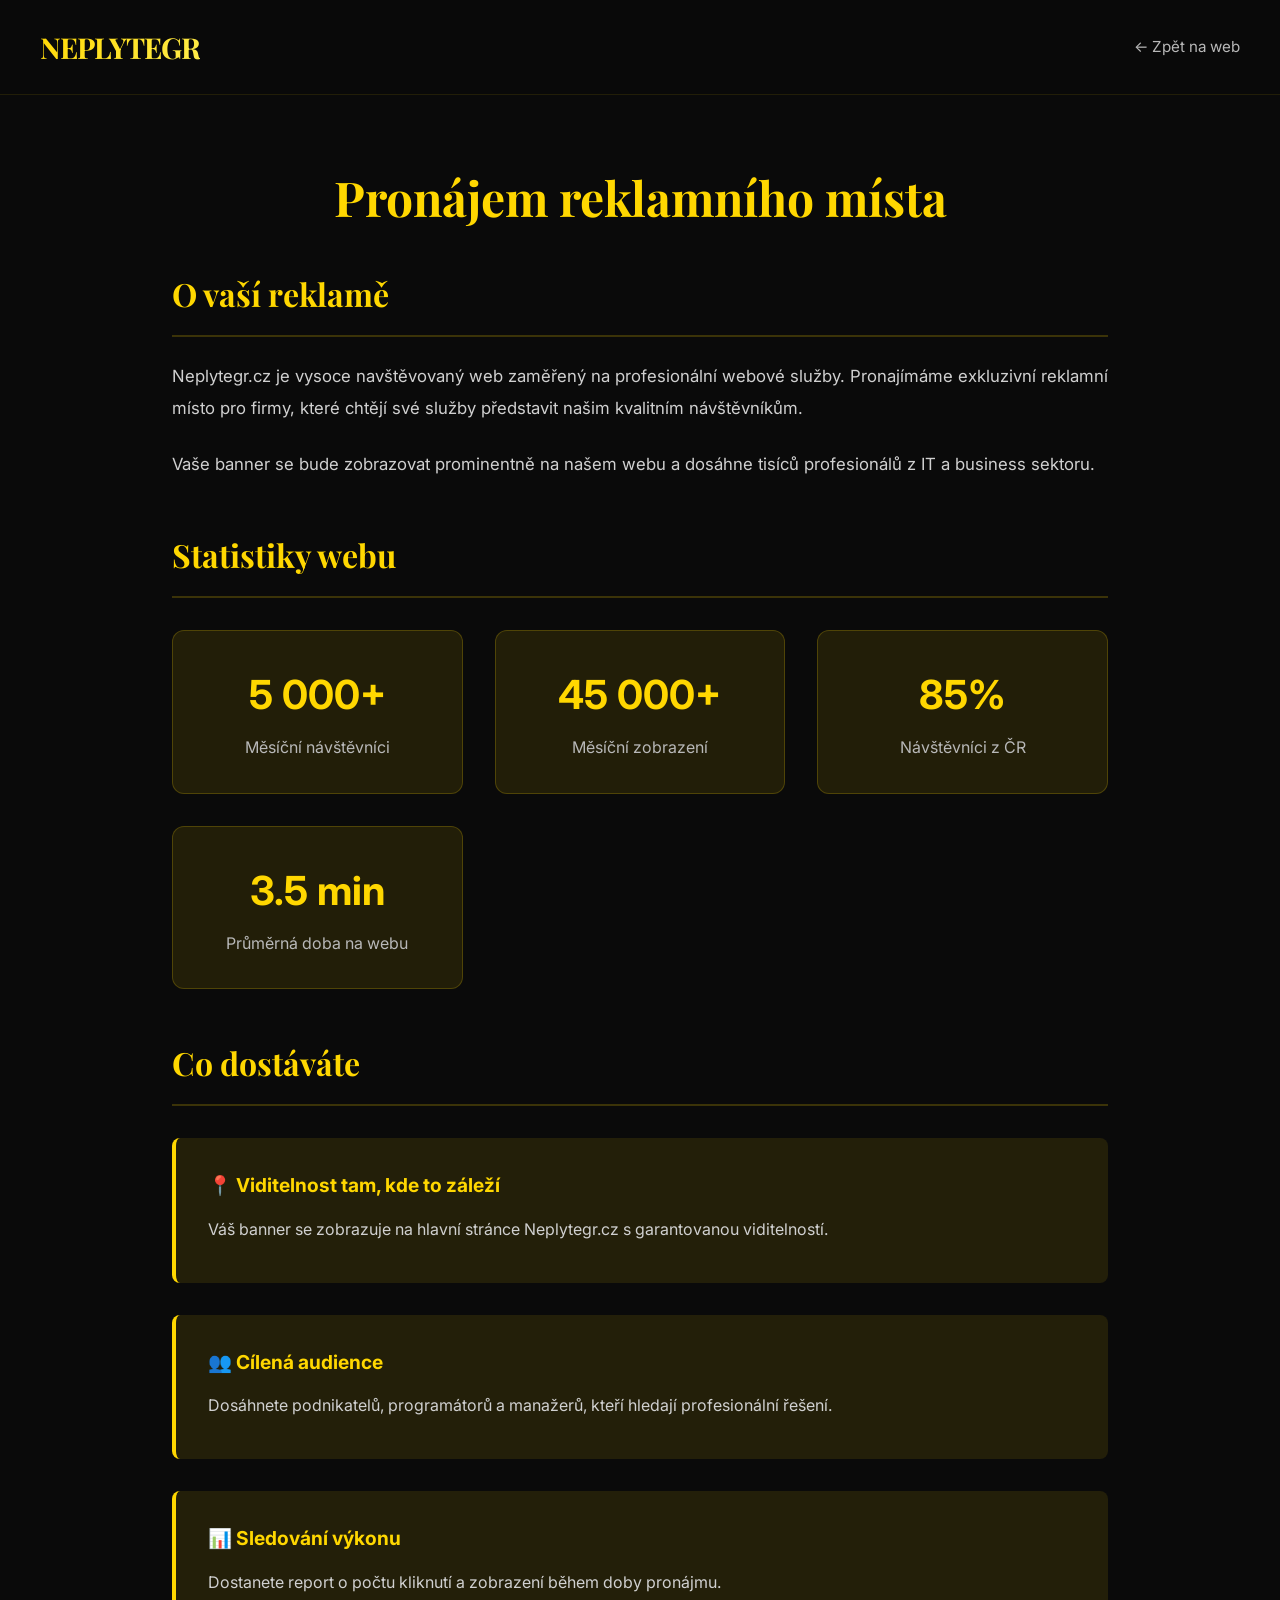
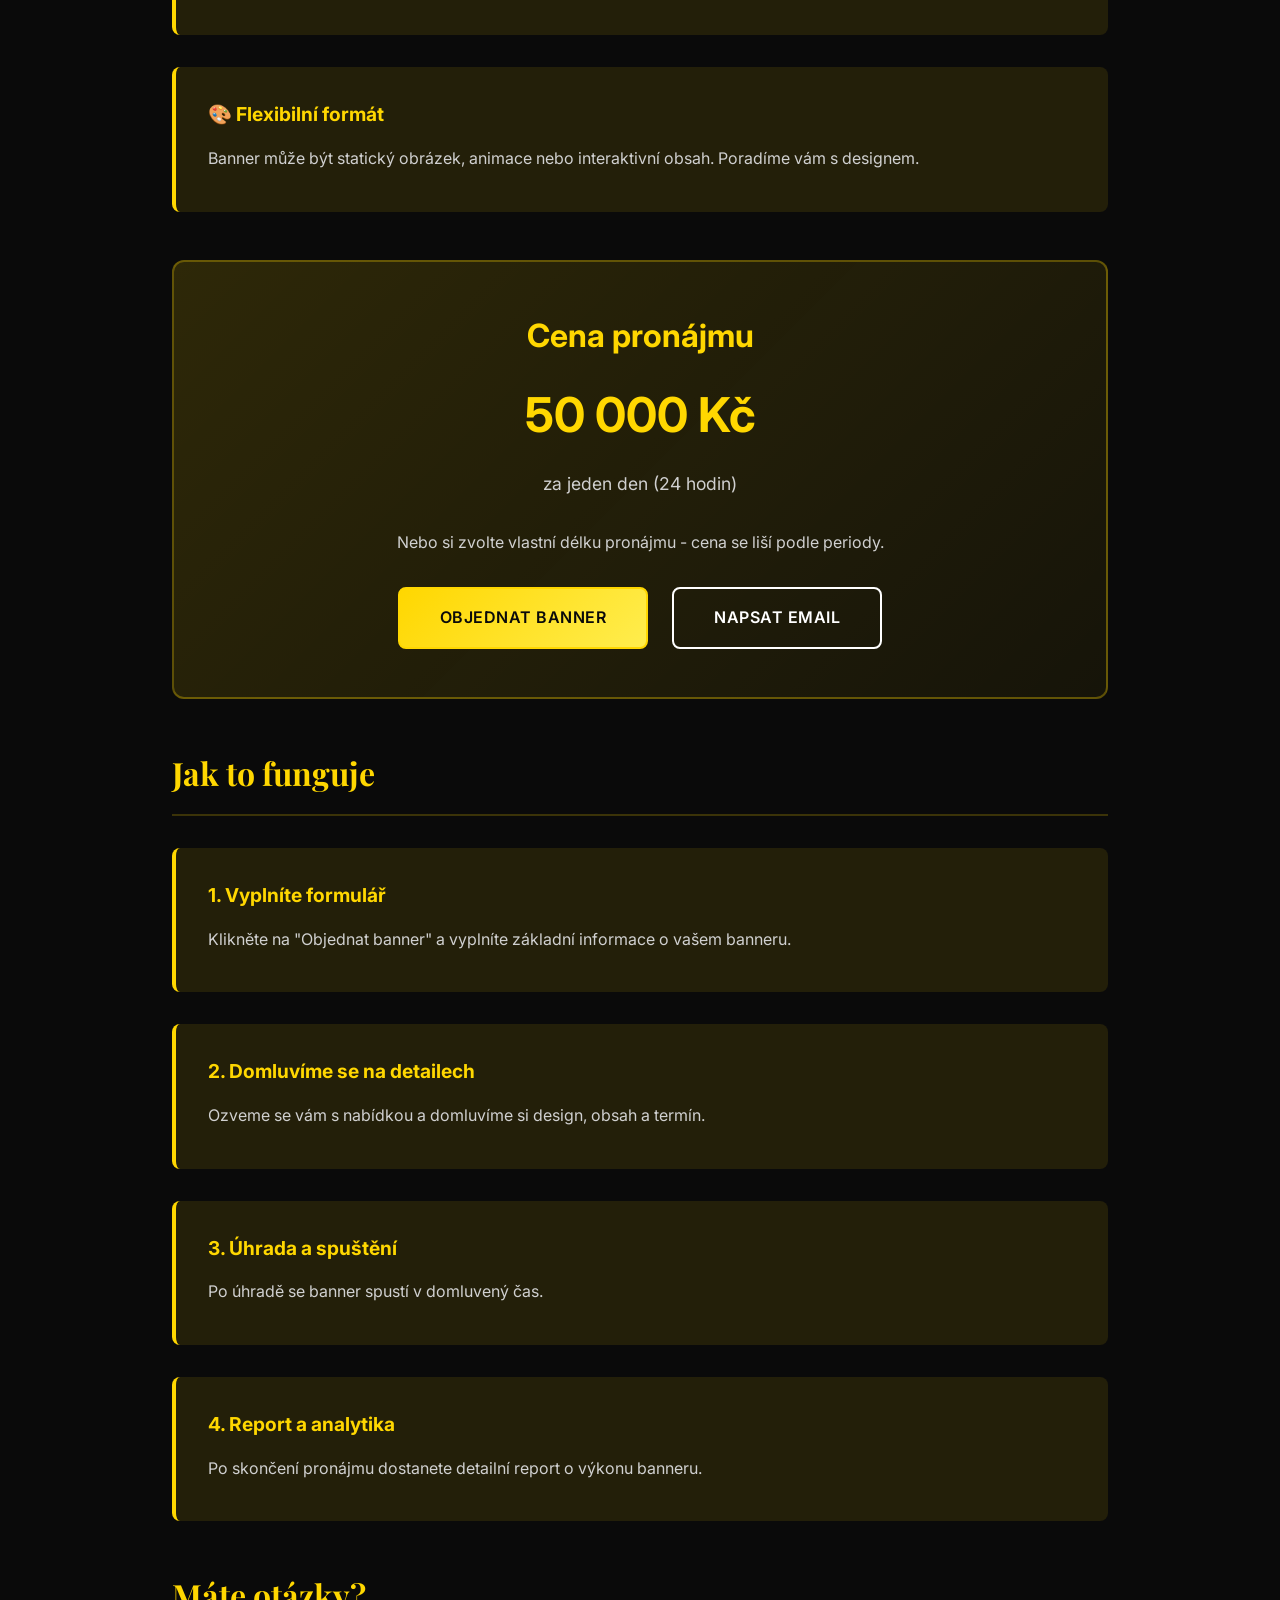
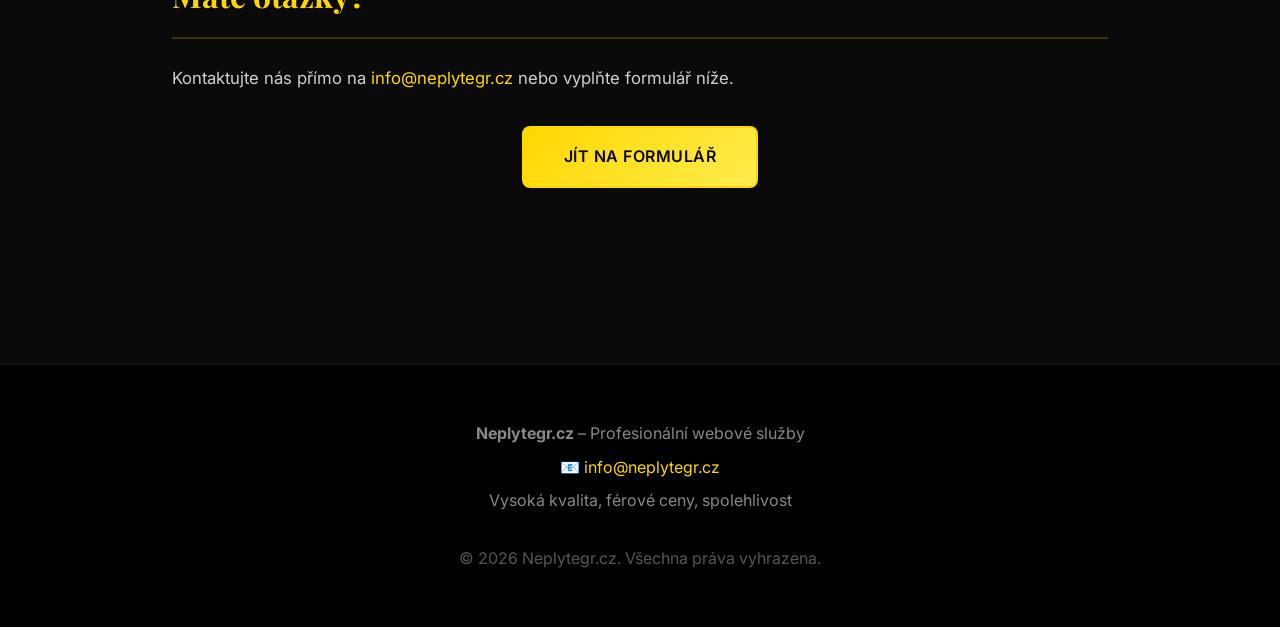
<file: pronajem/index.html>
<!DOCTYPE html>
<html lang="cs">
<head>
    <meta charset="UTF-8">
    <meta name="viewport" content="width=device-width, initial-scale=1.0">
    <link rel="stylesheet" href="../ads/ad-network.css">
    <title>Pronájem reklamního místa - Neplytegr.cz</title>
    <meta name="description" content="Pronajměte si reklamní místo na projektech Neplytegr.cz a oslovte návštěvníky výrazným bannerem nebo vlastní kampaní.">
    <meta name="robots" content="index, follow, max-image-preview:large">
    <link rel="canonical" href="https://neplytegr.cz/pronajem/">
    <meta property="og:type" content="website"><meta property="og:locale" content="cs_CZ"><meta property="og:title" content="Pronájem reklamního místa — Neplytegr.cz"><meta property="og:description" content="Reklamní plochy a kampaně na projektech Neplytegr.cz."><meta property="og:url" content="https://neplytegr.cz/pronajem/">
    <meta name="twitter:card" content="summary"><meta name="twitter:title" content="Pronájem reklamního místa — Neplytegr.cz"><meta name="twitter:description" content="Výrazné reklamní plochy pro vaši kampaň.">
    <link href="https://fonts.googleapis.com/css2?family=Inter:wght@300;400;500;600;700&family=Playfair+Display:wght@700&display=swap" rel="stylesheet">
    <style>
        * {
            margin: 0;
            padding: 0;
            box-sizing: border-box;
        }

        body {
            font-family: 'Inter', sans-serif;
            background: #0a0a0a;
            color: #ffffff;
            line-height: 1.6;
        }

        header {
            background: rgba(10, 10, 10, 0.95);
            backdrop-filter: blur(10px);
            border-bottom: 1px solid rgba(255, 215, 0, 0.1);
            padding: 1.5rem 2rem;
            position: sticky;
            top: 0;
            z-index: 100;
        }

        .header-content {
            max-width: 1200px;
            margin: 0 auto;
            display: flex;
            justify-content: space-between;
            align-items: center;
        }

        .logo {
            font-family: 'Playfair Display', serif;
            font-size: 1.8rem;
            font-weight: 700;
            background: linear-gradient(135deg, #ffd700 0%, #ffed4e 100%);
            -webkit-background-clip: text;
            -webkit-text-fill-color: transparent;
            background-clip: text;
            letter-spacing: -1px;
            text-decoration: none;
            cursor: pointer;
        }

        .back-button {
            color: #b8b8b8;
            text-decoration: none;
            transition: color 0.3s;
            font-size: 0.95rem;
        }

        .back-button:hover {
            color: #ffd700;
        }

        .content-wrapper {
            max-width: 1000px;
            margin: 0 auto;
            padding: 4rem 2rem;
        }

        .page-title {
            font-family: 'Playfair Display', serif;
            font-size: 3rem;
            margin-bottom: 2rem;
            color: #ffd700;
            text-align: center;
        }

        .section {
            margin-bottom: 3rem;
        }

        .section-heading {
            font-family: 'Playfair Display', serif;
            font-size: 2rem;
            color: #ffd700;
            margin-bottom: 1.5rem;
            border-bottom: 2px solid rgba(255, 215, 0, 0.2);
            padding-bottom: 1rem;
        }

        .section-text {
            color: #d0d0d0;
            font-size: 1.05rem;
            line-height: 1.9;
            margin-bottom: 1.5rem;
        }

        .stats-grid {
            display: grid;
            grid-template-columns: repeat(auto-fit, minmax(250px, 1fr));
            gap: 2rem;
            margin: 2rem 0;
        }

        .stat-card {
            background: rgba(255, 215, 0, 0.1);
            border: 1px solid rgba(255, 215, 0, 0.2);
            border-radius: 12px;
            padding: 2rem;
            text-align: center;
        }

        .stat-number {
            font-size: 2.5rem;
            font-weight: 700;
            color: #ffd700;
            margin-bottom: 0.5rem;
        }

        .stat-label {
            color: #b8b8b8;
            font-size: 1rem;
        }

        .highlight-box {
            background: rgba(255, 215, 0, 0.1);
            border-left: 4px solid #ffd700;
            padding: 2rem;
            margin: 2rem 0;
            border-radius: 8px;
        }

        .highlight-box h4 {
            color: #ffd700;
            margin-bottom: 1rem;
            font-size: 1.2rem;
        }

        .highlight-box p {
            color: #d0d0d0;
            margin: 0.5rem 0;
        }

        .highlight-box ul {
            color: #d0d0d0;
            margin-left: 2rem;
            margin-top: 1rem;
        }

        .highlight-box li {
            margin-bottom: 0.5rem;
        }

        .price-box {
            background: linear-gradient(135deg, rgba(255, 215, 0, 0.15) 0%, rgba(255, 215, 0, 0.05) 100%);
            border: 2px solid rgba(255, 215, 0, 0.3);
            border-radius: 12px;
            padding: 3rem;
            text-align: center;
            margin: 3rem 0;
        }

        .price-box h3 {
            color: #ffd700;
            font-size: 2rem;
            margin-bottom: 1rem;
        }

        .price-amount {
            font-size: 3rem;
            font-weight: 700;
            color: #ffd700;
            margin: 1rem 0;
        }

        .price-description {
            color: #d0d0d0;
            font-size: 1.1rem;
            margin-bottom: 2rem;
        }

        .btn {
            padding: 1rem 2.5rem;
            border-radius: 8px;
            border: none;
            font-size: 1rem;
            font-weight: 600;
            cursor: pointer;
            transition: all 0.3s;
            text-decoration: none;
            display: inline-block;
            text-transform: uppercase;
            letter-spacing: 0.5px;
        }

        .btn-primary {
            background: linear-gradient(135deg, #ffd700 0%, #ffed4e 100%);
            color: #0a0a0a;
            border: 2px solid #ffd700;
        }

        .btn-primary:hover {
            transform: translateY(-3px);
            box-shadow: 0 15px 35px rgba(255, 215, 0, 0.3);
        }

        .btn-secondary {
            background: transparent;
            color: #ffffff;
            border: 2px solid #ffffff;
        }

        .btn-secondary:hover {
            background: rgba(255, 255, 255, 0.05);
            transform: translateY(-3px);
        }

        .cta-buttons {
            display: flex;
            gap: 1.5rem;
            justify-content: center;
            flex-wrap: wrap;
            margin-top: 2rem;
        }

        .footer {
            background: #000000;
            border-top: 1px solid rgba(255, 215, 0, 0.1);
            padding: 3rem 2rem;
            text-align: center;
            color: #888;
            margin-top: 4rem;
        }

        .footer p {
            margin: 0.5rem 0;
        }

        .footer a {
            color: #ffd700;
            text-decoration: none;
        }

        .footer a:hover {
            text-decoration: underline;
        }

        @media (max-width: 768px) {
            .page-title {
                font-size: 2rem;
            }

            .section-heading {
                font-size: 1.5rem;
            }

            .price-amount {
                font-size: 2rem;
            }

            .cta-buttons {
                flex-direction: column;
            }

            .btn {
                width: 100%;
            }
        }
    </style>
</head>
<body>
    <header>
        <div class="header-content">
            <a href="https://neplytegr.cz" class="logo">NEPLYTEGR</a>
            <nav>
                <a href="https://neplytegr.cz" class="back-button">← Zpět na web</a>
            </nav>
        </div>
    </header>

    <div class="content-wrapper">
        <h1 class="page-title">Pronájem reklamního místa</h1>

        <div class="section">
            <h2 class="section-heading">O vaší reklamě</h2>
            <p class="section-text">Neplytegr.cz je vysoce navštěvovaný web zaměřený na profesionální webové služby. Pronajímáme exkluzivní reklamní místo pro firmy, které chtějí své služby představit našim kvalitním návštěvníkům.</p>
            <p class="section-text">Vaše banner se bude zobrazovat prominentně na našem webu a dosáhne tisíců profesionálů z IT a business sektoru.</p>
        </div>

        <div class="section">
            <h2 class="section-heading">Statistiky webu</h2>
            <div class="stats-grid">
                <div class="stat-card">
                    <div class="stat-number">5 000+</div>
                    <div class="stat-label">Měsíční návštěvníci</div>
                </div>
                <div class="stat-card">
                    <div class="stat-number">45 000+</div>
                    <div class="stat-label">Měsíční zobrazení</div>
                </div>
                <div class="stat-card">
                    <div class="stat-number">85%</div>
                    <div class="stat-label">Návštěvníci z ČR</div>
                </div>
                <div class="stat-card">
                    <div class="stat-number">3.5 min</div>
                    <div class="stat-label">Průměrná doba na webu</div>
                </div>
            </div>
        </div>

        <div class="section">
            <h2 class="section-heading">Co dostáváte</h2>
            <div class="highlight-box">
                <h4>📍 Viditelnost tam, kde to záleží</h4>
                <p>Váš banner se zobrazuje na hlavní stránce Neplytegr.cz s garantovanou viditelností.</p>
            </div>

            <div class="highlight-box">
                <h4>👥 Cílená audience</h4>
                <p>Dosáhnete podnikatelů, programátorů a manažerů, kteří hledají profesionální řešení.</p>
            </div>

            <div class="highlight-box">
                <h4>📊 Sledování výkonu</h4>
                <p>Dostanete report o počtu kliknutí a zobrazení během doby pronájmu.</p>
            </div>

            <div class="highlight-box">
                <h4>🎨 Flexibilní formát</h4>
                <p>Banner může být statický obrázek, animace nebo interaktivní obsah. Poradíme vám s designem.</p>
            </div>
        </div>

        <div class="price-box">
            <h3>Cena pronájmu</h3>
            <div class="price-amount">50 000 Kč</div>
            <div class="price-description">za jeden den (24 hodin)</div>
            <p style="color: #d0d0d0; margin-bottom: 1rem;">Nebo si zvolte vlastní délku pronájmu - cena se liší podle periody.</p>
            
            <div class="cta-buttons">
                <a href="https://https://docs.google.com/forms/d/e/1FAIpQLScP9MVyN0p4HFaV1UyFI6qnfjXbf6rwm9iywmnwHogilRO1Og/viewform?usp=publish-editor" class="btn btn-primary" target="_blank">Objednat banner</a>
                <a href="mailto:info@neplytegr.cz" class="btn btn-secondary">Napsat email</a>
            </div>
        </div>

        <div class="section">
            <h2 class="section-heading">Jak to funguje</h2>
            <div class="highlight-box">
                <h4>1. Vyplníte formulář</h4>
                <p>Klikněte na "Objednat banner" a vyplníte základní informace o vašem banneru.</p>
            </div>

            <div class="highlight-box">
                <h4>2. Domluvíme se na detailech</h4>
                <p>Ozveme se vám s nabídkou a domluvíme si design, obsah a termín.</p>
            </div>

            <div class="highlight-box">
                <h4>3. Úhrada a spuštění</h4>
                <p>Po úhradě se banner spustí v domluvený čas.</p>
            </div>

            <div class="highlight-box">
                <h4>4. Report a analytika</h4>
                <p>Po skončení pronájmu dostanete detailní report o výkonu banneru.</p>
            </div>
        </div>

        <div class="section">
            <h2 class="section-heading">Máte otázky?</h2>
            <p class="section-text">Kontaktujte nás přímo na <a href="mailto:info@neplytegr.cz" style="color: #ffd700; text-decoration: none;">info@neplytegr.cz</a> nebo vyplňte formulář níže.</p>
            
            <div style="text-align: center; margin-top: 2rem;">
                <a href="https://docs.google.com/forms/d/e/1FAIpQLScX4QnY5fVZqhGL-oESM7NM4eQI57LLsM8kHji8BjfpIMINKg/viewform?usp=publish-editor" class="btn btn-primary" target="_blank">Jít na formulář</a>
            </div>
        </div>
    </div>

    <footer class="footer">
        <p><strong>Neplytegr.cz</strong> – Profesionální webové služby</p>
        <p>📧 <a href="mailto:info@neplytegr.cz">info@neplytegr.cz</a></p>
        <p>Vysoká kvalita, férové ceny, spolehlivost</p>
        <p style="color: #555; margin-top: 2rem;">© 2026 Neplytegr.cz. Všechna práva vyhrazena.</p>
    </footer>
    <script src="../ads/ad-network.js" defer></script>
</body>
</html>
</file>
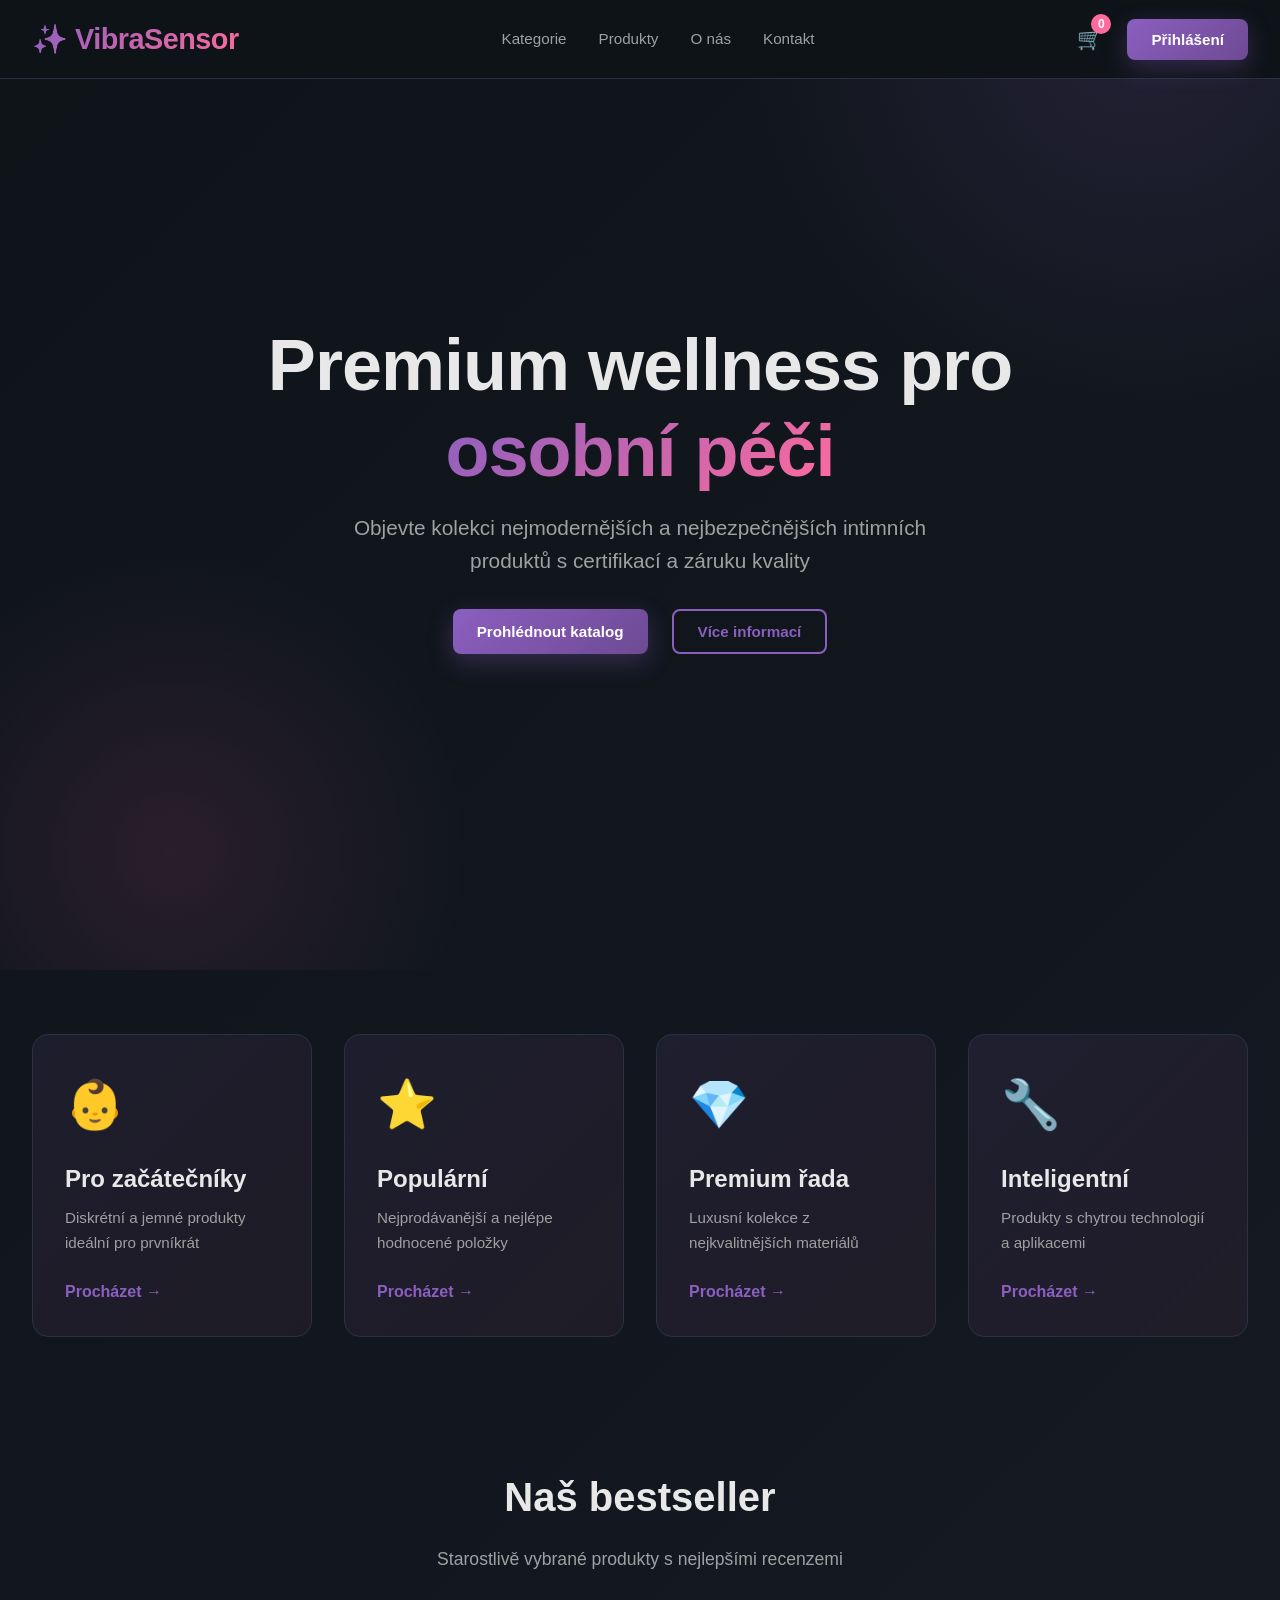
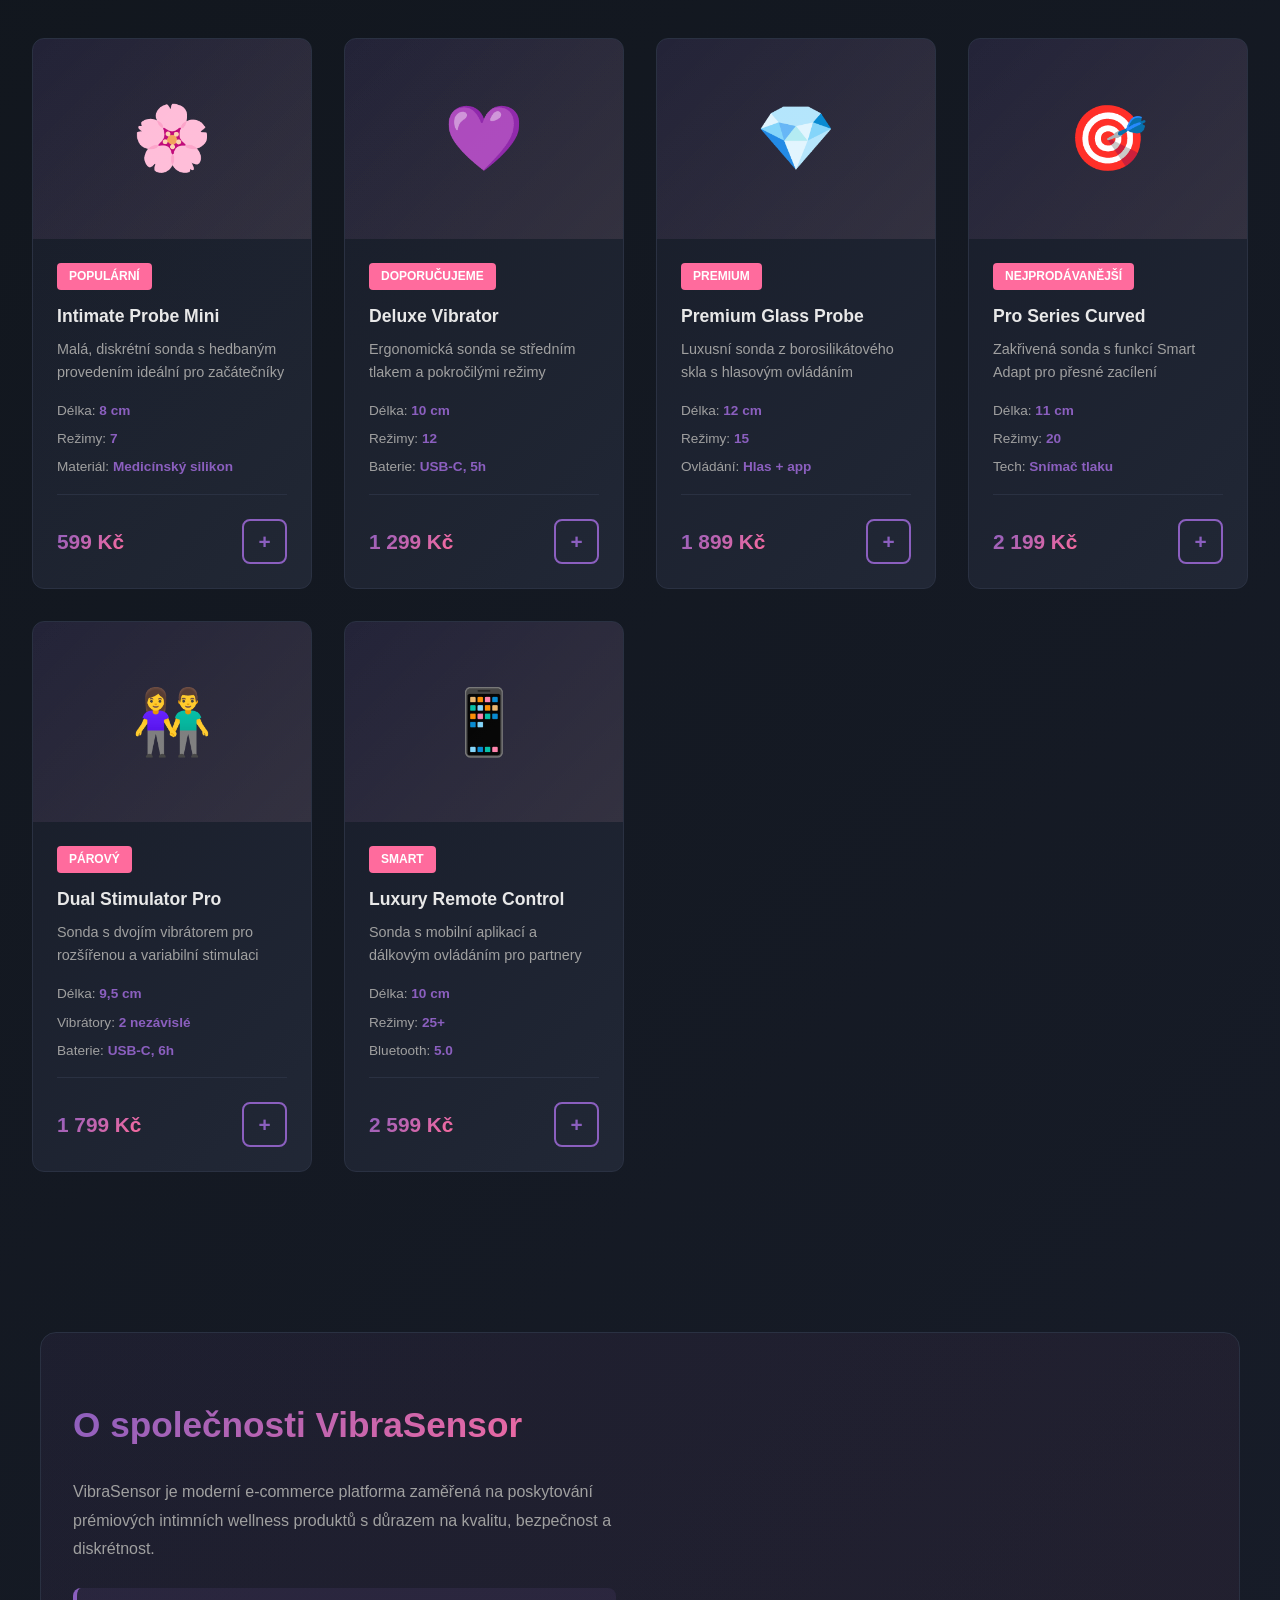
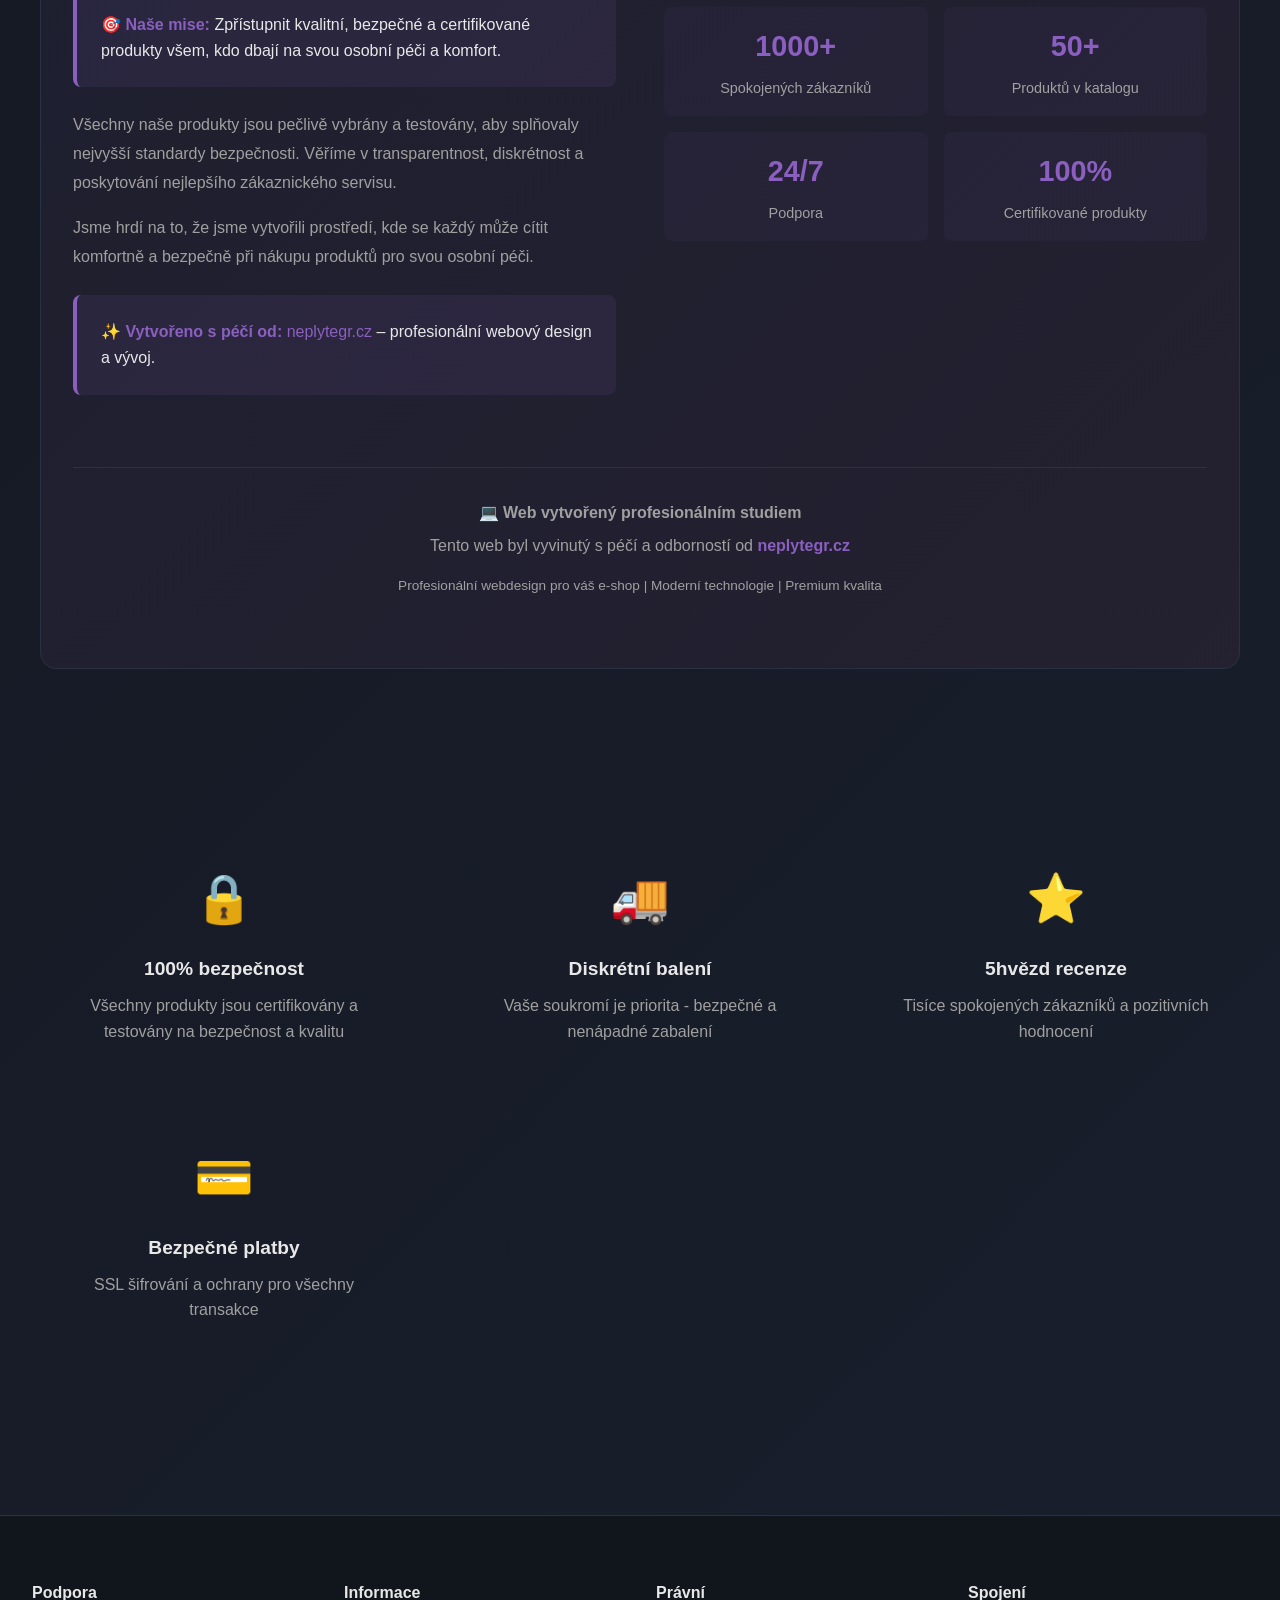
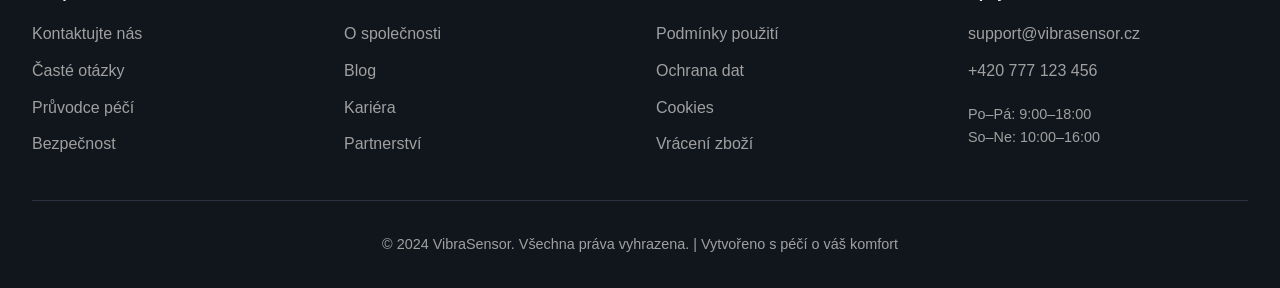
<file: sondy/index.html>
<!DOCTYPE html>
<html lang="cs">
<head>
    <meta charset="UTF-8">
    <meta name="viewport" content="width=device-width, initial-scale=1.0">
    <link rel="stylesheet" href="../ads/ad-network.css">
    <meta name="robots" content="noindex">
    <title>VibraSensor - Premium intimní wellness</title>
    <meta name="description" content="VibraSensor představuje demonstrační prémiové řešení pro intimní wellness s diskrétním designem a moderním ovládáním.">
    <link rel="canonical" href="https://neplytegr.cz/sondy/">
    <meta property="og:type" content="website"><meta property="og:locale" content="cs_CZ"><meta property="og:title" content="VibraSensor — premium intimní wellness"><meta property="og:description" content="Diskrétní design a moderní demonstrační řešení pro intimní wellness."><meta property="og:url" content="https://neplytegr.cz/sondy/">
    <meta name="twitter:card" content="summary"><meta name="twitter:title" content="VibraSensor — premium intimní wellness"><meta name="twitter:description" content="Diskrétní design a moderní ovládání.">
    <style>
        * {
            margin: 0;
            padding: 0;
            box-sizing: border-box;
        }

        :root {
            --primary: #8b5fbf;
            --primary-dark: #6e4a94;
            --accent: #ff6b9d;
            --bg-dark: #0f1419;
            --bg-light: #1a1f2e;
            --text-primary: #e8e8e8;
            --text-secondary: #a0a0a0;
            --border: #2a3142;
            --success: #4ade80;
        }

        html {
            scroll-behavior: smooth;
        }

        body {
            font-family: -apple-system, BlinkMacSystemFont, 'Segoe UI', Roboto, 'Helvetica Neue', Arial, sans-serif;
            background: linear-gradient(135deg, var(--bg-dark) 0%, var(--bg-light) 100%);
            color: var(--text-primary);
            line-height: 1.6;
            overflow-x: hidden;
        }

        /* Header & Navigation */
        header {
            position: fixed;
            top: 0;
            width: 100%;
            background: rgba(15, 20, 25, 0.95);
            backdrop-filter: blur(10px);
            border-bottom: 1px solid var(--border);
            z-index: 1000;
            padding: 1rem 0;
        }

        nav {
            max-width: 1400px;
            margin: 0 auto;
            padding: 0 2rem;
            display: flex;
            justify-content: space-between;
            align-items: center;
        }

        .logo {
            font-size: 1.8rem;
            font-weight: 700;
            background: linear-gradient(135deg, var(--primary), var(--accent));
            -webkit-background-clip: text;
            -webkit-text-fill-color: transparent;
            background-clip: text;
            letter-spacing: -0.5px;
        }

        .nav-links {
            display: flex;
            gap: 2rem;
            list-style: none;
            align-items: center;
        }

        .nav-links a {
            color: var(--text-secondary);
            text-decoration: none;
            font-size: 0.95rem;
            transition: color 0.3s ease;
            position: relative;
        }

        .nav-links a::after {
            content: '';
            position: absolute;
            bottom: -5px;
            left: 0;
            width: 0;
            height: 2px;
            background: var(--primary);
            transition: width 0.3s ease;
        }

        .nav-links a:hover {
            color: var(--text-primary);
        }

        .nav-links a:hover::after {
            width: 100%;
        }

        .nav-right {
            display: flex;
            gap: 1.5rem;
            align-items: center;
        }

        .cart-icon {
            position: relative;
            cursor: pointer;
            font-size: 1.3rem;
            transition: transform 0.3s ease;
        }

        .cart-icon:hover {
            transform: scale(1.1);
        }

        .cart-count {
            position: absolute;
            top: -8px;
            right: -8px;
            background: var(--accent);
            color: white;
            width: 20px;
            height: 20px;
            border-radius: 50%;
            display: flex;
            align-items: center;
            justify-content: center;
            font-size: 0.75rem;
            font-weight: 600;
        }

        .btn-primary {
            background: linear-gradient(135deg, var(--primary), var(--primary-dark));
            color: white;
            border: none;
            padding: 0.75rem 1.5rem;
            border-radius: 8px;
            cursor: pointer;
            font-size: 0.95rem;
            font-weight: 600;
            transition: all 0.3s ease;
            box-shadow: 0 8px 24px rgba(139, 95, 191, 0.3);
        }

        .btn-primary:hover {
            transform: translateY(-2px);
            box-shadow: 0 12px 32px rgba(139, 95, 191, 0.4);
        }

        .btn-primary:active {
            transform: translateY(0);
        }

        /* Hero Section */
        .hero {
            margin-top: 70px;
            min-height: 100vh;
            display: flex;
            align-items: center;
            justify-content: center;
            padding: 2rem;
            position: relative;
            overflow: hidden;
        }

        .hero::before {
            content: '';
            position: absolute;
            top: -50%;
            right: -20%;
            width: 800px;
            height: 800px;
            background: radial-gradient(circle, rgba(139, 95, 191, 0.15) 0%, transparent 70%);
            border-radius: 50%;
            animation: float 6s ease-in-out infinite;
        }

        .hero::after {
            content: '';
            position: absolute;
            bottom: -20%;
            left: -10%;
            width: 600px;
            height: 600px;
            background: radial-gradient(circle, rgba(255, 107, 157, 0.1) 0%, transparent 70%);
            border-radius: 50%;
            animation: float 8s ease-in-out infinite reverse;
        }

        .hero-content {
            max-width: 900px;
            text-align: center;
            z-index: 2;
            animation: slideUp 1s ease-out;
        }

        .hero h1 {
            font-size: clamp(2.5rem, 8vw, 4.5rem);
            margin-bottom: 1rem;
            line-height: 1.2;
            font-weight: 800;
            letter-spacing: -1px;
        }

        .hero .gradient-text {
            background: linear-gradient(135deg, var(--primary), var(--accent));
            -webkit-background-clip: text;
            -webkit-text-fill-color: transparent;
            background-clip: text;
        }

        .hero p {
            font-size: 1.3rem;
            color: var(--text-secondary);
            margin-bottom: 2rem;
            max-width: 600px;
            margin-left: auto;
            margin-right: auto;
        }

        .hero-buttons {
            display: flex;
            gap: 1.5rem;
            justify-content: center;
            flex-wrap: wrap;
            margin-bottom: 4rem;
        }

        .btn-secondary {
            background: transparent;
            color: var(--primary);
            border: 2px solid var(--primary);
            padding: 0.75rem 1.5rem;
            border-radius: 8px;
            cursor: pointer;
            font-size: 0.95rem;
            font-weight: 600;
            transition: all 0.3s ease;
        }

        .btn-secondary:hover {
            background: var(--primary);
            color: white;
        }

        /* Categories */
        .categories {
            max-width: 1400px;
            margin: 0 auto;
            padding: 4rem 2rem;
            display: grid;
            grid-template-columns: repeat(auto-fit, minmax(280px, 1fr));
            gap: 2rem;
        }

        .category-card {
            background: linear-gradient(135deg, rgba(139, 95, 191, 0.1), rgba(255, 107, 157, 0.05));
            border: 1px solid var(--border);
            border-radius: 16px;
            padding: 2rem;
            cursor: pointer;
            transition: all 0.4s ease;
            position: relative;
            overflow: hidden;
        }

        .category-card::before {
            content: '';
            position: absolute;
            top: 0;
            left: -100%;
            width: 100%;
            height: 100%;
            background: linear-gradient(90deg, transparent, rgba(255, 255, 255, 0.1), transparent);
            transition: left 0.6s ease;
        }

        .category-card:hover::before {
            left: 100%;
        }

        .category-card:hover {
            transform: translateY(-8px);
            border-color: var(--primary);
            box-shadow: 0 20px 40px rgba(139, 95, 191, 0.2);
        }

        .category-icon {
            font-size: 3rem;
            margin-bottom: 1rem;
        }

        .category-card h3 {
            font-size: 1.5rem;
            margin-bottom: 0.5rem;
            color: var(--text-primary);
        }

        .category-card p {
            color: var(--text-secondary);
            font-size: 0.95rem;
            margin-bottom: 1.5rem;
        }

        .category-arrow {
            display: inline-block;
            color: var(--primary);
            font-weight: 600;
            transition: transform 0.3s ease;
        }

        .category-card:hover .category-arrow {
            transform: translateX(5px);
        }

        /* Products Section */
        .products-section {
            max-width: 1400px;
            margin: 0 auto;
            padding: 4rem 2rem;
        }

        .section-header {
            text-align: center;
            margin-bottom: 4rem;
        }

        .section-header h2 {
            font-size: 2.5rem;
            margin-bottom: 1rem;
        }

        .section-header p {
            color: var(--text-secondary);
            font-size: 1.1rem;
            max-width: 600px;
            margin: 0 auto;
        }

        .products-grid {
            display: grid;
            grid-template-columns: repeat(auto-fill, minmax(260px, 1fr));
            gap: 2rem;
        }

        .product-card {
            background: linear-gradient(135deg, rgba(26, 31, 46, 0.6), rgba(42, 49, 66, 0.6));
            border: 1px solid var(--border);
            border-radius: 12px;
            overflow: hidden;
            transition: all 0.4s ease;
            display: flex;
            flex-direction: column;
        }

        .product-card:hover {
            transform: translateY(-8px);
            border-color: var(--primary);
            box-shadow: 0 20px 40px rgba(139, 95, 191, 0.15);
        }

        .product-image {
            width: 100%;
            height: 200px;
            background: linear-gradient(135deg, rgba(139, 95, 191, 0.1), rgba(255, 107, 157, 0.05));
            display: flex;
            align-items: center;
            justify-content: center;
            font-size: 4rem;
            position: relative;
            overflow: hidden;
        }

        .product-image::after {
            content: '';
            position: absolute;
            top: 0;
            left: 0;
            right: 0;
            bottom: 0;
            background: linear-gradient(135deg, transparent, rgba(255, 255, 255, 0.05));
            pointer-events: none;
        }

        .product-info {
            padding: 1.5rem;
            flex: 1;
            display: flex;
            flex-direction: column;
        }

        .product-badge {
            display: inline-block;
            background: var(--accent);
            color: white;
            padding: 0.25rem 0.75rem;
            border-radius: 4px;
            font-size: 0.75rem;
            font-weight: 600;
            margin-bottom: 0.75rem;
            width: fit-content;
        }

        .product-name {
            font-size: 1.1rem;
            font-weight: 600;
            margin-bottom: 0.5rem;
            color: var(--text-primary);
        }

        .product-description {
            color: var(--text-secondary);
            font-size: 0.9rem;
            margin-bottom: 1rem;
            flex: 1;
        }

        .product-specs {
            display: flex;
            flex-direction: column;
            gap: 0.4rem;
            margin-bottom: 1.5rem;
            padding-bottom: 1rem;
            border-bottom: 1px solid var(--border);
        }

        .spec {
            font-size: 0.85rem;
            color: var(--text-secondary);
        }

        .spec-value {
            color: var(--primary);
            font-weight: 600;
        }

        .product-footer {
            display: flex;
            justify-content: space-between;
            align-items: center;
        }

        .product-price {
            font-size: 1.3rem;
            font-weight: 700;
            background: linear-gradient(135deg, var(--primary), var(--accent));
            -webkit-background-clip: text;
            -webkit-text-fill-color: transparent;
            background-clip: text;
        }

        .product-button {
            background: transparent;
            border: 2px solid var(--primary);
            color: var(--primary);
            width: 45px;
            height: 45px;
            border-radius: 8px;
            cursor: pointer;
            display: flex;
            align-items: center;
            justify-content: center;
            font-size: 1.3rem;
            transition: all 0.3s ease;
            font-weight: 600;
        }

        .product-button:hover {
            background: var(--primary);
            color: white;
            transform: scale(1.05);
        }

        /* About Section */
        .about {
            max-width: 1200px;
            margin: 6rem auto;
            padding: 4rem 2rem;
            background: linear-gradient(135deg, rgba(139, 95, 191, 0.08), rgba(255, 107, 157, 0.05));
            border: 1px solid var(--border);
            border-radius: 16px;
        }

        .about-content {
            display: grid;
            grid-template-columns: 1fr 1fr;
            gap: 3rem;
            align-items: center;
        }

        .about-text h2 {
            font-size: 2.2rem;
            margin-bottom: 1.5rem;
            background: linear-gradient(135deg, var(--primary), var(--accent));
            -webkit-background-clip: text;
            -webkit-text-fill-color: transparent;
            background-clip: text;
        }

        .about-text p {
            color: var(--text-secondary);
            margin-bottom: 1rem;
            line-height: 1.8;
            font-size: 1rem;
        }

        .about-highlight {
            padding: 1.5rem;
            background: rgba(139, 95, 191, 0.1);
            border-left: 4px solid var(--primary);
            border-radius: 8px;
            margin: 1.5rem 0;
        }

        .about-highlight strong {
            color: var(--primary);
        }

        .about-stats {
            display: grid;
            grid-template-columns: repeat(2, 1fr);
            gap: 1rem;
            margin-top: 2rem;
        }

        .stat {
            text-align: center;
            padding: 1rem;
            background: rgba(139, 95, 191, 0.05);
            border-radius: 8px;
        }

        .stat-number {
            font-size: 1.8rem;
            font-weight: 700;
            color: var(--primary);
        }

        .stat-label {
            color: var(--text-secondary);
            font-size: 0.9rem;
            margin-top: 0.5rem;
        }

        .developed-by {
            text-align: center;
            margin-top: 3rem;
            padding-top: 2rem;
            border-top: 1px solid var(--border);
        }

        .developed-by p {
            color: var(--text-secondary);
            margin-bottom: 0.5rem;
        }

        .developed-by a {
            color: var(--primary);
            font-weight: 600;
            text-decoration: none;
            transition: all 0.3s ease;
        }

        .developed-by a:hover {
            color: var(--accent);
            text-decoration: underline;
        }

        @media (max-width: 768px) {
            .about-content {
                grid-template-columns: 1fr;
            }

            .about-text h2 {
                font-size: 1.8rem;
            }

            .about-stats {
                grid-template-columns: 1fr;
            }
        }

        /* Features Section */
        .features {
            max-width: 1400px;
            margin: 4rem auto;
            padding: 4rem 2rem;
            display: grid;
            grid-template-columns: repeat(auto-fit, minmax(300px, 1fr));
            gap: 2rem;
        }

        .feature {
            text-align: center;
            padding: 2rem;
        }

        .feature-icon {
            font-size: 3rem;
            margin-bottom: 1rem;
        }

        .feature h3 {
            font-size: 1.2rem;
            margin-bottom: 0.5rem;
        }

        .feature p {
            color: var(--text-secondary);
            line-height: 1.6;
        }

        /* Footer */
        footer {
            background: rgba(15, 20, 25, 0.8);
            border-top: 1px solid var(--border);
            padding: 4rem 2rem 2rem;
            margin-top: 6rem;
        }

        .footer-content {
            max-width: 1400px;
            margin: 0 auto;
            display: grid;
            grid-template-columns: repeat(auto-fit, minmax(250px, 1fr));
            gap: 2rem;
            margin-bottom: 2rem;
        }

        .footer-section h4 {
            margin-bottom: 1rem;
            color: var(--text-primary);
        }

        .footer-section a {
            display: block;
            color: var(--text-secondary);
            text-decoration: none;
            margin-bottom: 0.5rem;
            transition: color 0.3s ease;
        }

        .footer-section a {
            cursor: pointer;
            position: relative;
            padding-bottom: 3px;
        }

        .footer-section a::after {
            content: '';
            position: absolute;
            bottom: -2px;
            left: 0;
            width: 0;
            height: 2px;
            background: var(--primary);
            transition: width 0.3s ease;
        }

        .footer-section a:hover {
            color: var(--primary);
        }

        .footer-section a:hover::after {
            width: 100%;
        }

        .footer-bottom {
            text-align: center;
            padding-top: 2rem;
            border-top: 1px solid var(--border);
            color: var(--text-secondary);
            font-size: 0.9rem;
        }

        /* Animations */
        @keyframes slideUp {
            from {
                opacity: 0;
                transform: translateY(30px);
            }
            to {
                opacity: 1;
                transform: translateY(0);
            }
        }

        @keyframes float {
            0%, 100% { transform: translateY(0px); }
            50% { transform: translateY(30px); }
        }

        /* Responsive */
        @media (max-width: 768px) {
            .nav-links {
                gap: 1rem;
            }

            .nav-links a {
                font-size: 0.85rem;
            }

            .hero {
                margin-top: 60px;
                min-height: 80vh;
            }

            .hero h1 {
                font-size: 2rem;
            }

            .hero p {
                font-size: 1rem;
            }

            .hero-buttons {
                flex-direction: column;
                gap: 1rem;
            }

            .products-grid {
                grid-template-columns: repeat(auto-fill, minmax(200px, 1fr));
                gap: 1.5rem;
            }

            .section-header h2 {
                font-size: 1.8rem;
            }

            .categories {
                grid-template-columns: 1fr;
            }
        }

        @media (max-width: 480px) {
            nav {
                flex-direction: column;
                gap: 1rem;
            }

            .nav-links {
                flex-direction: column;
                gap: 0.5rem;
                width: 100%;
            }

            .products-grid {
                grid-template-columns: 1fr;
            }
        }

        /* Modal Section Styles */
        .page-modal {
            display: none;
            position: fixed;
            top: 0;
            left: 0;
            right: 0;
            bottom: 0;
            background: rgba(15, 20, 25, 0.95);
            backdrop-filter: blur(10px);
            z-index: 2000;
            overflow-y: auto;
            animation: fadeIn 0.3s ease;
        }

        .page-modal.active {
            display: block;
        }

        .modal-content {
            max-width: 1200px;
            margin: 0 auto;
            padding: 100px 2rem 4rem;
        }

        .modal-header {
            display: flex;
            justify-content: space-between;
            align-items: center;
            margin-bottom: 2rem;
            padding-bottom: 2rem;
            border-bottom: 1px solid var(--border);
        }

        .modal-header h1 {
            font-size: 2.5rem;
            background: linear-gradient(135deg, var(--primary), var(--accent));
            -webkit-background-clip: text;
            -webkit-text-fill-color: transparent;
            background-clip: text;
        }

        .modal-close {
            font-size: 2rem;
            cursor: pointer;
            color: var(--text-secondary);
            background: none;
            border: none;
            transition: all 0.3s ease;
        }

        .modal-close:hover {
            color: var(--text-primary);
            transform: rotate(90deg);
        }

        .modal-body {
            color: var(--text-secondary);
            line-height: 1.8;
        }

        .modal-body h2 {
            color: var(--text-primary);
            font-size: 1.5rem;
            margin-top: 2rem;
            margin-bottom: 1rem;
        }

        .modal-body h3 {
            color: var(--text-primary);
            font-size: 1.2rem;
            margin-top: 1.5rem;
            margin-bottom: 0.5rem;
        }

        .modal-body p {
            margin-bottom: 1rem;
        }

        .modal-body ul, .modal-body ol {
            margin-left: 2rem;
            margin-bottom: 1rem;
        }

        .modal-body li {
            margin-bottom: 0.5rem;
        }

        .modal-body strong {
            color: var(--primary);
        }

        .faq-item {
            background: rgba(139, 95, 191, 0.05);
            border: 1px solid var(--border);
            border-radius: 8px;
            margin-bottom: 1rem;
            overflow: hidden;
        }

        .faq-question {
            padding: 1rem;
            cursor: pointer;
            display: flex;
            justify-content: space-between;
            align-items: center;
            background: rgba(139, 95, 191, 0.08);
            transition: all 0.3s ease;
        }

        .faq-question:hover {
            background: rgba(139, 95, 191, 0.15);
        }

        .faq-question h4 {
            color: var(--text-primary);
            flex: 1;
        }

        .faq-toggle {
            color: var(--primary);
            font-size: 1.5rem;
            transition: transform 0.3s ease;
        }

        .faq-item.open .faq-toggle {
            transform: rotate(180deg);
        }

        .faq-answer {
            display: none;
            padding: 1rem;
            color: var(--text-secondary);
        }

        .faq-item.open .faq-answer {
            display: block;
        }

        @keyframes fadeIn {
            from {
                opacity: 0;
            }
            to {
                opacity: 1;
            }
        }

        /* Shopping Cart Styles */
        .cart-modal {
            display: none;
        }

        .cart-modal.active {
            display: block;
        }

        .cart-item {
            display: flex;
            justify-content: space-between;
            align-items: center;
            padding: 1rem;
            background: rgba(139, 95, 191, 0.05);
            border: 1px solid var(--border);
            border-radius: 8px;
            margin-bottom: 1rem;
        }

        .cart-item-info {
            flex: 1;
        }

        .cart-item-name {
            color: var(--text-primary);
            font-weight: 600;
            margin-bottom: 0.3rem;
        }

        .cart-item-price {
            color: var(--primary);
            font-weight: 600;
            font-size: 1.1rem;
        }

        .cart-item-controls {
            display: flex;
            align-items: center;
            gap: 1rem;
        }

        .quantity-control {
            display: flex;
            align-items: center;
            gap: 0.5rem;
            background: rgba(139, 95, 191, 0.1);
            border-radius: 6px;
            padding: 0.5rem;
        }

        .quantity-btn {
            background: none;
            border: none;
            color: var(--primary);
            cursor: pointer;
            font-size: 1.2rem;
            width: 24px;
            height: 24px;
            display: flex;
            align-items: center;
            justify-content: center;
            transition: all 0.2s ease;
        }

        .quantity-btn:hover {
            color: var(--accent);
            transform: scale(1.1);
        }

        .quantity-value {
            color: var(--text-primary);
            font-weight: 600;
            min-width: 30px;
            text-align: center;
        }

        .cart-remove {
            background: transparent;
            border: none;
            color: var(--accent);
            cursor: pointer;
            font-size: 1.2rem;
            transition: all 0.3s ease;
        }

        .cart-remove:hover {
            transform: scale(1.15);
        }

        .cart-empty {
            text-align: center;
            padding: 3rem 1rem;
            color: var(--text-secondary);
        }

        .cart-empty-icon {
            font-size: 3rem;
            margin-bottom: 1rem;
        }

        .cart-summary {
            background: rgba(139, 95, 191, 0.1);
            border: 1px solid var(--primary);
            border-radius: 8px;
            padding: 1.5rem;
            margin-top: 2rem;
        }

        .cart-summary-row {
            display: flex;
            justify-content: space-between;
            margin-bottom: 1rem;
            color: var(--text-secondary);
        }

        .cart-summary-row.total {
            border-top: 2px solid var(--border);
            padding-top: 1rem;
            color: var(--text-primary);
            font-size: 1.3rem;
            font-weight: 700;
        }

        .cart-summary-row.total span:last-child {
            color: var(--primary);
        }

        .cart-actions {
            display: flex;
            gap: 1rem;
            margin-top: 1.5rem;
        }

        .cart-checkout {
            flex: 1;
            background: linear-gradient(135deg, var(--primary), var(--primary-dark));
            color: white;
            border: none;
            padding: 1rem;
            border-radius: 8px;
            font-weight: 600;
            cursor: pointer;
            font-size: 1rem;
            transition: all 0.3s ease;
        }

        .cart-checkout:hover {
            transform: translateY(-2px);
            box-shadow: 0 10px 30px rgba(139, 95, 191, 0.4);
        }

        .cart-checkout:disabled {
            opacity: 0.5;
            cursor: not-allowed;
            transform: none;
        }

        .cart-continue {
            flex: 1;
            background: transparent;
            color: var(--primary);
            border: 2px solid var(--primary);
            padding: 1rem;
            border-radius: 8px;
            font-weight: 600;
            cursor: pointer;
            font-size: 1rem;
            transition: all 0.3s ease;
        }

        .cart-continue:hover {
            background: var(--primary);
            color: white;
        }
    </style>
</head>
<body>
    <!-- Header -->
    <header>
        <nav>
            <div class="logo">✨ VibraSensor</div>
            <ul class="nav-links">
                <li><a href="#kategorije">Kategorie</a></li>
                <li><a href="#produkty">Produkty</a></li>
                <li><a href="#about">O nás</a></li>
                <li><a href="#kontakt">Kontakt</a></li>
            </ul>
            <div class="nav-right">
                <div class="cart-icon">
                    🛒
                    <span class="cart-count">0</span>
                </div>
                <button class="btn-primary">Přihlášení</button>
            </div>
        </nav>
    </header>

    <!-- Hero Section -->
    <section class="hero">
        <div class="hero-content">
            <h1>Premium wellness pro <span class="gradient-text">osobní péči</span></h1>
            <p>Objevte kolekci nejmodernějších a nejbezpečnějších intimních produktů s certifikací a záruku kvality</p>
            <div class="hero-buttons">
                <button class="btn-primary" onclick="scrollToProducts()">Prohlédnout katalog</button>
                <button class="btn-secondary" onclick="openModal('about-page')">Více informací</button>
            </div>
        </div>
    </section>

    <!-- Categories -->
    <section id="kategorije" class="categories">
        <div class="category-card">
            <div class="category-icon">👶</div>
            <h3>Pro začátečníky</h3>
            <p>Diskrétní a jemné produkty ideální pro prvníkrát</p>
            <span class="category-arrow">Procházet →</span>
        </div>
        <div class="category-card">
            <div class="category-icon">⭐</div>
            <h3>Populární</h3>
            <p>Nejprodávanější a nejlépe hodnocené položky</p>
            <span class="category-arrow">Procházet →</span>
        </div>
        <div class="category-card">
            <div class="category-icon">💎</div>
            <h3>Premium řada</h3>
            <p>Luxusní kolekce z nejkvalitnějších materiálů</p>
            <span class="category-arrow">Procházet →</span>
        </div>
        <div class="category-card">
            <div class="category-icon">🔧</div>
            <h3>Inteligentní</h3>
            <p>Produkty s chytrou technologií a aplikacemi</p>
            <span class="category-arrow">Procházet →</span>
        </div>
    </section>

    <!-- Products Section -->
    <section id="produkty" class="products-section">
        <div class="section-header">
            <h2>Naš bestseller</h2>
            <p>Starostlivě vybrané produkty s nejlepšími recenzemi</p>
        </div>

        <div class="products-grid">
            <!-- Product 1 -->
            <div class="product-card">
                <div class="product-image">🌸</div>
                <div class="product-info">
                    <span class="product-badge">POPULÁRNÍ</span>
                    <h4 class="product-name">Intimate Probe Mini</h4>
                    <p class="product-description">Malá, diskrétní sonda s hedbaným provedením ideální pro začátečníky</p>
                    <div class="product-specs">
                        <div class="spec">Délka: <span class="spec-value">8 cm</span></div>
                        <div class="spec">Režimy: <span class="spec-value">7</span></div>
                        <div class="spec">Materiál: <span class="spec-value">Medicínský silikon</span></div>
                    </div>
                    <div class="product-footer">
                        <span class="product-price">599 Kč</span>
                        <button class="product-button">+</button>
                    </div>
                </div>
            </div>

            <!-- Product 2 -->
            <div class="product-card">
                <div class="product-image">💜</div>
                <div class="product-info">
                    <span class="product-badge">DOPORUČUJEME</span>
                    <h4 class="product-name">Deluxe Vibrator</h4>
                    <p class="product-description">Ergonomická sonda se středním tlakem a pokročilými režimy</p>
                    <div class="product-specs">
                        <div class="spec">Délka: <span class="spec-value">10 cm</span></div>
                        <div class="spec">Režimy: <span class="spec-value">12</span></div>
                        <div class="spec">Baterie: <span class="spec-value">USB-C, 5h</span></div>
                    </div>
                    <div class="product-footer">
                        <span class="product-price">1 299 Kč</span>
                        <button class="product-button">+</button>
                    </div>
                </div>
            </div>

            <!-- Product 3 -->
            <div class="product-card">
                <div class="product-image">💎</div>
                <div class="product-info">
                    <span class="product-badge">PREMIUM</span>
                    <h4 class="product-name">Premium Glass Probe</h4>
                    <p class="product-description">Luxusní sonda z borosilikátového skla s hlasovým ovládáním</p>
                    <div class="product-specs">
                        <div class="spec">Délka: <span class="spec-value">12 cm</span></div>
                        <div class="spec">Režimy: <span class="spec-value">15</span></div>
                        <div class="spec">Ovládání: <span class="spec-value">Hlas + app</span></div>
                    </div>
                    <div class="product-footer">
                        <span class="product-price">1 899 Kč</span>
                        <button class="product-button">+</button>
                    </div>
                </div>
            </div>

            <!-- Product 4 -->
            <div class="product-card">
                <div class="product-image">🎯</div>
                <div class="product-info">
                    <span class="product-badge">NEJPRODÁVANĚJŠÍ</span>
                    <h4 class="product-name">Pro Series Curved</h4>
                    <p class="product-description">Zakřivená sonda s funkcí Smart Adapt pro přesné zacílení</p>
                    <div class="product-specs">
                        <div class="spec">Délka: <span class="spec-value">11 cm</span></div>
                        <div class="spec">Režimy: <span class="spec-value">20</span></div>
                        <div class="spec">Tech: <span class="spec-value">Snímač tlaku</span></div>
                    </div>
                    <div class="product-footer">
                        <span class="product-price">2 199 Kč</span>
                        <button class="product-button">+</button>
                    </div>
                </div>
            </div>

            <!-- Product 5 -->
            <div class="product-card">
                <div class="product-image">👫</div>
                <div class="product-info">
                    <span class="product-badge">PÁROVÝ</span>
                    <h4 class="product-name">Dual Stimulator Pro</h4>
                    <p class="product-description">Sonda s dvojím vibrátorem pro rozšířenou a variabilní stimulaci</p>
                    <div class="product-specs">
                        <div class="spec">Délka: <span class="spec-value">9,5 cm</span></div>
                        <div class="spec">Vibrátory: <span class="spec-value">2 nezávislé</span></div>
                        <div class="spec">Baterie: <span class="spec-value">USB-C, 6h</span></div>
                    </div>
                    <div class="product-footer">
                        <span class="product-price">1 799 Kč</span>
                        <button class="product-button">+</button>
                    </div>
                </div>
            </div>

            <!-- Product 6 -->
            <div class="product-card">
                <div class="product-image">📱</div>
                <div class="product-info">
                    <span class="product-badge">SMART</span>
                    <h4 class="product-name">Luxury Remote Control</h4>
                    <p class="product-description">Sonda s mobilní aplikací a dálkovým ovládáním pro partnery</p>
                    <div class="product-specs">
                        <div class="spec">Délka: <span class="spec-value">10 cm</span></div>
                        <div class="spec">Režimy: <span class="spec-value">25+</span></div>
                        <div class="spec">Bluetooth: <span class="spec-value">5.0</span></div>
                    </div>
                    <div class="product-footer">
                        <span class="product-price">2 599 Kč</span>
                        <button class="product-button">+</button>
                    </div>
                </div>
            </div>
        </div>
    </section>

    <!-- About Section -->
    <section id="about" class="about">
        <div class="about-content">
            <div class="about-text">
                <h2>O společnosti VibraSensor</h2>
                <p>VibraSensor je moderní e-commerce platforma zaměřená na poskytování prémiových intimních wellness produktů s důrazem na kvalitu, bezpečnost a diskrétnost.</p>
                
                <div class="about-highlight">
                    <strong>🎯 Naše mise:</strong> Zpřístupnit kvalitní, bezpečné a certifikované produkty všem, kdo dbají na svou osobní péči a komfort.
                </div>

                <p>Všechny naše produkty jsou pečlivě vybrány a testovány, aby splňovaly nejvyšší standardy bezpečnosti. Věříme v transparentnost, diskrétnost a poskytování nejlepšího zákaznického servisu.</p>

                <p>Jsme hrdí na to, že jsme vytvořili prostředí, kde se každý může cítit komfortně a bezpečně při nákupu produktů pro svou osobní péči.</p>

                <div class="about-highlight">
                    <strong>✨ Vytvořeno s péčí od:</strong> <a href="https://neplytegr.cz" target="_blank" style="color: var(--primary); text-decoration: none;">neplytegr.cz</a> – profesionální webový design a vývoj.
                </div>
            </div>

            <div class="about-stats">
                <div class="stat">
                    <div class="stat-number">1000+</div>
                    <div class="stat-label">Spokojených zákazníků</div>
                </div>
                <div class="stat">
                    <div class="stat-number">50+</div>
                    <div class="stat-label">Produktů v katalogu</div>
                </div>
                <div class="stat">
                    <div class="stat-number">24/7</div>
                    <div class="stat-label">Podpora</div>
                </div>
                <div class="stat">
                    <div class="stat-number">100%</div>
                    <div class="stat-label">Certifikované produkty</div>
                </div>
            </div>
        </div>

        <div class="developed-by">
            <p>💻 <strong>Web vytvořený profesionálním studiem</strong></p>
            <p>Tento web byl vyvinutý s péčí a odborností od <a href="https://neplytegr.cz" target="_blank">neplytegr.cz</a></p>
            <p style="font-size: 0.85rem; margin-top: 1rem;">Profesionální webdesign pro váš e-shop | Moderní technologie | Premium kvalita</p>
        </div>
    </section>

    <!-- Features Section -->
    <section class="features">
        <div class="feature">
            <div class="feature-icon">🔒</div>
            <h3>100% bezpečnost</h3>
            <p>Všechny produkty jsou certifikovány a testovány na bezpečnost a kvalitu</p>
        </div>
        <div class="feature">
            <div class="feature-icon">🚚</div>
            <h3>Diskrétní balení</h3>
            <p>Vaše soukromí je priorita - bezpečné a nenápadné zabalení</p>
        </div>
        <div class="feature">
            <div class="feature-icon">⭐</div>
            <h3>5hvězd recenze</h3>
            <p>Tisíce spokojených zákazníků a pozitivních hodnocení</p>
        </div>
        <div class="feature">
            <div class="feature-icon">💳</div>
            <h3>Bezpečné platby</h3>
            <p>SSL šifrování a ochrany pro všechny transakce</p>
        </div>
    </section>

    <!-- Footer -->
    <footer>
        <div class="footer-content">
            <div class="footer-section">
                <h4>Podpora</h4>
                <a href="#kontakt" data-page="kontakt">Kontaktujte nás</a>
                <a href="#faq" data-page="faq">Časté otázky</a>
                <a href="#guide" data-page="guide">Průvodce péčí</a>
                <a href="#security" data-page="security">Bezpečnost</a>
            </div>
            <div class="footer-section">
                <h4>Informace</h4>
                <a href="#about" data-page="about">O společnosti</a>
                <a href="#blog" data-page="blog">Blog</a>
                <a href="#career" data-page="career">Kariéra</a>
                <a href="#partners" data-page="partners">Partnerství</a>
            </div>
            <div class="footer-section">
                <h4>Právní</h4>
                <a href="#terms" data-page="terms">Podmínky použití</a>
                <a href="#privacy" data-page="privacy">Ochrana dat</a>
                <a href="#cookies" data-page="cookies">Cookies</a>
                <a href="#returns" data-page="returns">Vrácení zboží</a>
            </div>
            <div class="footer-section">
                <h4>Spojení</h4>
                <a href="mailto:support@vibrasensor.cz">support@vibrasensor.cz</a>
                <a href="tel:+420777123456">+420 777 123 456</a>
                <p style="color: var(--text-secondary); font-size: 0.9rem; margin-top: 1rem;">Po–Pá: 9:00–18:00<br>So–Ne: 10:00–16:00</p>
            </div>
        </div>
        <div class="footer-bottom">
            <p>&copy; 2024 VibraSensor. Všechna práva vyhrazena. | Vytvořeno s péčí o váš komfort</p>
        </div>
    </footer>

    <!-- Contact Section -->
    <div id="kontakt-page" class="page-modal">
        <div class="modal-content">
            <div class="modal-header">
                <h1>📞 Kontaktujte nás</h1>
                <button class="modal-close" onclick="closeModal()">✕</button>
            </div>
            <div class="modal-body">
                <h2>Jsme tu pro vás</h2>
                <p>Máte otázky? Rádi vám pomůžeme. Kontaktujte nás kterýmkoliv z těchto způsobů:</p>

                <div class="about-highlight" style="margin: 2rem 0;">
                    <strong>📧 Email:</strong> support@vibrasensor.cz<br>
                    <strong>📞 Telefon:</strong> +420 777 123 456<br>
                    <strong>⏰ Provozní doba:</strong> Po–Pá: 9:00–18:00 | So–Ne: 10:00–16:00
                </div>

                <h3>Kontaktní formulář</h3>
                <form style="margin-top: 1.5rem;">
                    <div style="margin-bottom: 1rem;">
                        <label style="color: var(--text-primary); display: block; margin-bottom: 0.5rem;">Jméno</label>
                        <input type="text" placeholder="Vaše jméno" style="width: 100%; padding: 0.75rem; background: rgba(139, 95, 191, 0.1); border: 1px solid var(--border); border-radius: 6px; color: var(--text-primary);">
                    </div>
                    <div style="margin-bottom: 1rem;">
                        <label style="color: var(--text-primary); display: block; margin-bottom: 0.5rem;">Email</label>
                        <input type="email" placeholder="Váš email" style="width: 100%; padding: 0.75rem; background: rgba(139, 95, 191, 0.1); border: 1px solid var(--border); border-radius: 6px; color: var(--text-primary);">
                    </div>
                    <div style="margin-bottom: 1rem;">
                        <label style="color: var(--text-primary); display: block; margin-bottom: 0.5rem;">Zpráva</label>
                        <textarea placeholder="Vaše zpráva..." rows="5" style="width: 100%; padding: 0.75rem; background: rgba(139, 95, 191, 0.1); border: 1px solid var(--border); border-radius: 6px; color: var(--text-primary); font-family: inherit;"></textarea>
                    </div>
                    <button type="submit" class="btn-primary" style="width: 100%;">Odeslat zprávu</button>
                </form>

                <h3 style="margin-top: 3rem;">Navštivte nás</h3>
                <p><strong>Sídlo:</strong> Praha 5, Česká republika</p>
                <p>Rádi by jsme slyšeli vaše názory a návrhy. Nejsme jen prodejce, jsme komunita!</p>
            </div>
        </div>
    </div>

    <!-- About Modal -->
    <div id="about-page" class="page-modal">
        <div class="modal-content">
            <div class="modal-header">
                <h1>ℹ️ O společnosti VibraSensor</h1>
                <button class="modal-close" onclick="closeModal()">✕</button>
            </div>
            <div class="modal-body">
                <h2>Naše příběh</h2>
                <p>VibraSensor je moderní e-commerce platforma zaměřená na poskytování prémiových intimních wellness produktů s důrazem na kvalitu, bezpečnost a diskrétnost.</p>

                <h3>Naše mise</h3>
                <p>🎯 Zpřístupnit kvalitní, bezpečné a certifikované produkty všem, kdo dbají na svou osobní péči a komfort.</p>

                <h3>Naše hodnoty</h3>
                <ul>
                    <li><strong>Kvalita:</strong> Pouze nejlepší materiály a výrobci</li>
                    <li><strong>Bezpečnost:</strong> Všechny produkty certifikovány a testovány</li>
                    <li><strong>Diskrétnost:</strong> Vaše soukromí je naša priorita</li>
                    <li><strong>Služba:</strong> 24/7 zákaznická podpora</li>
                </ul>

                <h3>Naši zákazníci</h3>
                <div class="about-stats">
                    <div class="stat">
                        <div class="stat-number">1000+</div>
                        <div class="stat-label">Spokojených zákazníků</div>
                    </div>
                    <div class="stat">
                        <div class="stat-number">50+</div>
                        <div class="stat-label">Produktů v katalogu</div>
                    </div>
                    <div class="stat">
                        <div class="stat-number">24/7</div>
                        <div class="stat-label">Podpora</div>
                    </div>
                    <div class="stat">
                        <div class="stat-number">100%</div>
                        <div class="stat-label">Certifikované produkty</div>
                    </div>
                </div>

                <h3 style="margin-top: 3rem;">Vytvořeno s péčí</h3>
                <p>💻 Tento web byl vyvinutý s péčí a odborností od <a href="https://neplytegr.cz" target="_blank" style="color: var(--primary); text-decoration: none; font-weight: 600;">neplytegr.cz</a></p>
                <p style="margin-top: 1rem; font-size: 0.95rem; color: var(--text-secondary);">Profesionální webdesign | Moderní technologie | Premium kvalita</p>
            </div>
        </div>
    </div>

    <!-- Shopping Cart Modal -->
    <div id="cart-page" class="page-modal cart-modal">
        <div class="modal-content">
            <div class="modal-header">
                <h1>🛒 Váš nákupní košík</h1>
                <button class="modal-close" onclick="closeCart()">✕</button>
            </div>
            <div class="modal-body">
                <div id="cart-items-container">
                    <div class="cart-empty">
                        <div class="cart-empty-icon">🛒</div>
                        <h3>Váš košík je prázdný</h3>
                        <p style="margin-top: 1rem;">Přidejte si produkty a vrátíte se sem!</p>
                        <button class="btn-primary" onclick="closeCart()" style="margin-top: 1rem;">Pokračovat v nákupu</button>
                    </div>
                </div>

                <div id="cart-summary-container" style="display: none;">
                    <div class="cart-summary">
                        <div class="cart-summary-row">
                            <span>Mezisoučet:</span>
                            <span id="cart-subtotal">0 Kč</span>
                        </div>
                        <div class="cart-summary-row">
                            <span>Doručení:</span>
                            <span id="cart-shipping">ZDARMA</span>
                        </div>
                        <div class="cart-summary-row total">
                            <span>Celkem:</span>
                            <span id="cart-total">0 Kč</span>
                        </div>
                    </div>

                    <div class="cart-actions">
                        <button class="cart-checkout" onclick="checkout()">🔒 Pokračovat k objednávce</button>
                        <button class="cart-continue" onclick="closeCart()">Pokračovat v nákupu</button>
                    </div>
                </div>
            </div>
        </div>
    </div>

    <!-- FAQ Section -->
    <div id="faq-page" class="page-modal">
        <div class="modal-content">
            <div class="modal-header">
                <h1>📋 Časté otázky</h1>
                <button class="modal-close" onclick="closeModal()">✕</button>
            </div>
            <div class="modal-body">
                <div class="faq-item">
                    <div class="faq-question">
                        <h4>Jsou produkty bezpečné?</h4>
                        <span class="faq-toggle">▼</span>
                    </div>
                    <div class="faq-answer">Ano, všechny naše produkty jsou certifikovány a testovány na bezpečnost. Používáme pouze nejkvalitnější materiály jako medicínský silikon a borosilikátové sklo.</div>
                </div>
                <div class="faq-item">
                    <div class="faq-question">
                        <h4>Jak diskrétní je balení?</h4>
                        <span class="faq-toggle">▼</span>
                    </div>
                    <div class="faq-answer">Velmi diskrétní! Balíme do neutrálních krabic bez loga. Obsah je vyskočen a další krabici, což zajišťuje maximum soukromí.</div>
                </div>
                <div class="faq-item">
                    <div class="faq-question">
                        <h4>Jaké jsou možnosti platby?</h4>
                        <span class="faq-toggle">▼</span>
                    </div>
                    <div class="faq-answer">Přijímáme všechny hlavní platební metody: kreditní karty, bankovní přeводů, PayPal a další. Vše je šifrované a bezpečné.</div>
                </div>
                <div class="faq-item">
                    <div class="faq-question">
                        <h4>Kolik trvá expedice?</h4>
                        <span class="faq-toggle">▼</span>
                    </div>
                    <div class="faq-answer">Objednávky se odesílají do 24 hodin. Doručení v ČR trvá obvykle 2-3 pracovní dny.</div>
                </div>
                <div class="faq-item">
                    <div class="faq-question">
                        <h4>Nabízíte záruku?</h4>
                        <span class="faq-toggle">▼</span>
                    </div>
                    <div class="faq-answer">Ano! Všechny produkty mají 2 letou záruku. Pokud se někdy pokazí, budeme vám pomáhat.</div>
                </div>
            </div>
        </div>
    </div>

    <!-- Guide Section -->
    <div id="guide-page" class="page-modal">
        <div class="modal-content">
            <div class="modal-header">
                <h1>📖 Průvodce péčí a údržbou</h1>
                <button class="modal-close" onclick="closeModal()">✕</button>
            </div>
            <div class="modal-body">
                <h2>Jak správně pečovat o váš produkt</h2>
                <p>Správná péče prodlouží životnost vašeho produktu a zajistí jeho bezpečnost.</p>

                <h3>🧼 Čištění</h3>
                <ul>
                    <li>Čistěte produkt před a po použití</li>
                    <li>Používejte teplou vodu a mírné mýdlo</li>
                    <li>Můžete také použít speciální čistič</li>
                    <li>Vždy důkladně osušte</li>
                </ul>

                <h3>🔋 Baterie</h3>
                <ul>
                    <li>Nabíjejte USB-C kabelem (součást balení)</li>
                    <li>Baterie vydrží 5-6 hodin na nabití</li>
                    <li>Nabíjejte v chladu, ne v teple</li>
                    <li>Nenechávejte baterii zcela vybítou</li>
                </ul>

                <h3>💾 Skladování</h3>
                <ul>
                    <li>Skladujte v chladném, suchém místě</li>
                    <li>Dalekou od přímého slunečního světla</li>
                    <li>Ideální teplota: 15-25°C</li>
                    <li>Použijte přiložený pytlík na uchovávání</li>
                </ul>

                <h3>⚠️ Bezpečnostní pokyny</h3>
                <ul>
                    <li>Vždy přečtěte návod před použitím</li>
                    <li>Nekombinujte s produkty na olejové bázi</li>
                    <li>Pokud máte alergii na silikon, zkuste sklo</li>
                </ul>
            </div>
        </div>
    </div>

    <!-- Security Section -->
    <div id="security-page" class="page-modal">
        <div class="modal-content">
            <div class="modal-header">
                <h1>🔒 Bezpečnost a hygiena</h1>
                <button class="modal-close" onclick="closeModal()">✕</button>
            </div>
            <div class="modal-body">
                <h2>Certifikace a standardy</h2>
                <p>Všechny naše produkty splňují nejpřísnější mezinárodní standardy bezpečnosti:</p>
                <ul>
                    <li><strong>CE značení</strong> - certifikace pro EU trh</li>
                    <li><strong>FDA schváleno</strong> - americký standard</li>
                    <li><strong>Hypoalergenní</strong> - vhodné pro citlivou kůži</li>
                    <li><strong>Dermatologicky testováno</strong> - bezpečné pro kůži</li>
                </ul>

                <h2>Používané materiály</h2>
                <ul>
                    <li><strong>Medicínský silikon</strong> - nejbezpečnější, nevsákává bakterie</li>
                    <li><strong>Borosilikátové sklo</strong> - inertní, lze sterilizovat</li>
                    <li><strong>Elastomer</strong> - měkký, pružný, hypoalergenní</li>
                </ul>

                <h2>Hygiena</h2>
                <p>Doporučujeme:</p>
                <ul>
                    <li>Čistěte produkt před a po každém použitím</li>
                    <li>Používejte vodou rozpustný lubrikant</li>
                    <li>Nikdy nekombinujte s olejovými produkty</li>
                    <li>Vyměňujte si produkt každých 12-24 měsíců</li>
                </ul>

                <h2>Kontakt na bezpečnost</h2>
                <p>Máte-li obavy o bezpečnost produktu, kontaktujte nás na: <strong>support@vibrasensor.cz</strong></p>
            </div>
        </div>
    </div>

    <!-- Blog Section -->
    <div id="blog-page" class="page-modal">
        <div class="modal-content">
            <div class="modal-header">
                <h1>📝 Blog</h1>
                <button class="modal-close" onclick="closeModal()">✕</button>
            </div>
            <div class="modal-body">
                <h2>Nadcházející články</h2>
                <p>Připravujeme pro vás mnoho užitečných článků na témata:</p>
                <ul>
                    <li>Wellness a zdravý životní styl</li>
                    <li>Jak si vybrat správný produkt pro začátečníky</li>
                    <li>Tipy na relaxaci a odpočinek</li>
                    <li>Recenze našich nejlepších produktů</li>
                    <li>Expert guide na integrální wellness</li>
                </ul>
                <p style="margin-top: 2rem; padding: 1rem; background: rgba(139, 95, 191, 0.1); border-radius: 8px;">
                    <strong>💡 Tip:</strong> Přihlaste se k odběru našeho newsletteru a budete první, kdo se dozví o nových článcích!
                </p>
            </div>
        </div>
    </div>

    <!-- Career Section -->
    <div id="career-page" class="page-modal">
        <div class="modal-content">
            <div class="modal-header">
                <h1>💼 Kariéra</h1>
                <button class="modal-close" onclick="closeModal()">✕</button>
            </div>
            <div class="modal-body">
                <h2>Připojte se k našemu týmu</h2>
                <p>Hledáme nadšené lidi, kteří chtějí pracovat v moderní a progresivní společnosti.</p>

                <h3>Volné pozice</h3>
                <ul>
                    <li><strong>Zákaznická podpora</strong> - Chat support, email, telefon</li>
                    <li><strong>Marketing specialista</strong> - SEO, social media, PPC</li>
                    <li><strong>Warehouse manager</strong> - Správa skladu a logistiky</li>
                    <li><strong>Webdesigner</strong> - Frontend, UX/UI design</li>
                </ul>

                <h3>Proč pracovat pro nás?</h3>
                <ul>
                    <li>💰 Konkurenční plat</li>
                    <li>🏠 Možnost práce z domu</li>
                    <li>📚 Vzdělání a školení</li>
                    <li>🎯 Flexibilní pracovní doba</li>
                    <li>👥 Přátelský kolektiv</li>
                </ul>

                <p style="margin-top: 2rem; padding: 1rem; background: rgba(139, 95, 191, 0.1); border-radius: 8px;">
                    Zainteresovaní? Pošlete svůj CV na <strong>careers@vibrasensor.cz</strong>
                </p>
            </div>
        </div>
    </div>

    <!-- Partners Section -->
    <div id="partners-page" class="page-modal">
        <div class="modal-content">
            <div class="modal-header">
                <h1>🤝 Partnerství</h1>
                <button class="modal-close" onclick="closeModal()">✕</button>
            </div>
            <div class="modal-body">
                <h2>Staňte se naším partnerem</h2>
                <p>Nabízíme atraktivní partnerské programy pro business a influencery.</p>

                <h3>Co nabízíme?</h3>
                <ul>
                    <li>💵 Vysoké provize (až 20%)</li>
                    <li>📦 Bezplatné vzorky produktů</li>
                    <li>📈 Marketing materiály a podporu</li>
                    <li>👥 Dedicated account manager</li>
                    <li>🎁 Bonusy za splnění cílů</li>
                </ul>

                <h3>Typy partnerství</h3>
                <ul>
                    <li><strong>Affiliate program</strong> - Získejte provizi z každého prodeje</li>
                    <li><strong>Influencer program</strong> - Spolupráce na sociálních sítích</li>
                    <li><strong>B2B partner</strong> - Velkoobchodní ceny</li>
                </ul>

                <p style="margin-top: 2rem; padding: 1rem; background: rgba(139, 95, 191, 0.1); border-radius: 8px;">
                    Zájemci: <strong>partners@vibrasensor.cz</strong>
                </p>
            </div>
        </div>
    </div>

    <!-- Terms Section -->
    <div id="terms-page" class="page-modal">
        <div class="modal-content">
            <div class="modal-header">
                <h1>⚖️ Podmínky použití</h1>
                <button class="modal-close" onclick="closeModal()">✕</button>
            </div>
            <div class="modal-body">
                <h2>Obecné podmínky obchodu</h2>
                
                <h3>1. Přijetí podmínek</h3>
                <p>Používáním tohoto webu souhlasíte s těmito podmínkami. Pokud nesouhlasíte, prosím nepoužívejte web.</p>

                <h3>2. Použití webu</h3>
                <p>Souhlasíte, že budete web používat pouze pro legální účely a tak, abyste neporušili práva třetích osob.</p>

                <h3>3. Obsah</h3>
                <p>Veškerý obsah na tomto webu je vlastnictvím VibraSensor. Není dovoleno jej reprodukovat bez souhlasu.</p>

                <h3>4. Objednávky</h3>
                <ul>
                    <li>Objednávka je nabídkou ke koupi</li>
                    <li>Potvrzení objednávky znamená přijetí vaší nabídky</li>
                    <li>Berhave si právo odmítnout libovolnou objednávku</li>
                </ul>

                <h3>5. Platba</h3>
                <p>Platba musí být provedena v plné výši předtím, než je objednávka odeslána.</p>

                <h3>6. Doručení</h3>
                <p>Doručení v ČR obvykle trvá 2-3 pracovní dny. Riziko ztrátry přechází na vás po doručení.</p>

                <p style="margin-top: 2rem; color: var(--text-secondary); font-size: 0.9rem;">
                    Poslední aktualizace: Září 2024
                </p>
            </div>
        </div>
    </div>

    <!-- Privacy Section -->
    <div id="privacy-page" class="page-modal">
        <div class="modal-content">
            <div class="modal-header">
                <h1>🛡️ Ochrana osobních údajů</h1>
                <button class="modal-close" onclick="closeModal()">✕</button>
            </div>
            <div class="modal-body">
                <h2>Jak chráníme vaše údaje</h2>

                <h3>1. Jaké údaje sbíráme?</h3>
                <ul>
                    <li>Jméno a adresa</li>
                    <li>E-mail a telefonní číslo</li>
                    <li>Údaje o platbě</li>
                    <li>Údaje o nákupech</li>
                </ul>

                <h3>2. Jak vaše údaje používáme?</h3>
                <ul>
                    <li>Zpracování objednávek</li>
                    <li>Komunikace s vami</li>
                    <li>Zlepšování služeb</li>
                    <li>Marketing (jen s vaším souhlasem)</li>
                </ul>

                <h3>3. Bezpečnost</h3>
                <p>Vaše údaje jsou chráněny pomocí SSL šifrování a dalších bezpečnostních opatření.</p>

                <h3>4. Vaše práva</h3>
                <ul>
                    <li>Máte právo na přístup ke svým údajům</li>
                    <li>Máte právo na opravu nesprávných údajů</li>
                    <li>Máte právo na vymazání svých údajů</li>
                    <li>Máte právo na výstup dat</li>
                </ul>

                <p style="margin-top: 2rem;">
                    Máte-li otázky: <strong>privacy@vibrasensor.cz</strong>
                </p>
            </div>
        </div>
    </div>

    <!-- Cookies Section -->
    <div id="cookies-page" class="page-modal">
        <div class="modal-content">
            <div class="modal-header">
                <h1>🍪 Cookies</h1>
                <button class="modal-close" onclick="closeModal()">✕</button>
            </div>
            <div class="modal-body">
                <h2>Jak používáme cookies</h2>

                <h3>Co jsou cookies?</h3>
                <p>Cookies jsou malé textové soubory ukládané ve vašem prohlížeči, které nám pomáhají poskytnout lepší zkušenost.</p>

                <h3>Typy cookies, které používáme:</h3>
                <ul>
                    <li><strong>Nezbytné cookies</strong> - Pro fungování webu</li>
                    <li><strong>Analytické cookies</strong> - Pro chápání, jak používáte web</li>
                    <li><strong>Marketing cookies</strong> - Pro personalizované reklamy</li>
                    <li><strong>Cookies preferencí</strong> - Pro zapamatování vašich voleb</li>
                </ul>

                <h3>Jak je vypnout?</h3>
                <p>Cookies můžete vypnout v nastavení prohlížeče. Upozorňujeme, že některé funkce webu nemusí fungovat správně.</p>

                <p style="margin-top: 2rem; padding: 1rem; background: rgba(139, 95, 191, 0.1); border-radius: 8px;">
                    <strong>Poznámka:</strong> Používáním tohoto webu souhlasíte s naším použitím cookies.
                </p>
            </div>
        </div>
    </div>

    <!-- Returns Section -->
    <div id="returns-page" class="page-modal">
        <div class="modal-content">
            <div class="modal-header">
                <h1>↩️ Vrácení a reklamace</h1>
                <button class="modal-close" onclick="closeModal()">✕</button>
            </div>
            <div class="modal-body">
                <h2>Politika vrácení a výměny</h2>

                <h3>Vrácení zboží</h3>
                <ul>
                    <li>Máte 30 dní na vrácení produktu</li>
                    <li>Produkt musí být nepoužitý a v původním balení</li>
                    <li>Náklady na vrácení nese kupující</li>
                    <li>Vrácení peněz do 14 dní po obdržení</li>
                </ul>

                <h3>Výměna produktu</h3>
                <p>Pokud vám produkt nedorazil nebo je vadný, poskytneme vám bezplatně výměnu.</p>

                <h3>Reklamace</h3>
                <ul>
                    <li>Reklamujte do 14 dní od koupi</li>
                    <li>Produkt musí mít výrobní vadu</li>
                    <li>Oprava nebo výměna zdarma</li>
                    <li>2 letá záruka na všechny produkty</li>
                </ul>

                <h3>Jak vrátit zboží?</h3>
                <ol>
                    <li>Napište nám na support@vibrasensor.cz</li>
                    <li>Obdržíte instrukce na vrácení</li>
                    <li>Pošlete zboží zpět (poštou)</li>
                    <li>Obdržíte vrácení peněz</li>
                </ol>

                <p style="margin-top: 2rem; padding: 1rem; background: rgba(139, 95, 191, 0.1); border-radius: 8px;">
                    <strong>Máte-li nějaké otázky:</strong> support@vibrasensor.cz nebo +420 777 123 456
                </p>
            </div>
        </div>
    </div>

    <script>
        // Shopping Cart System
        let cart = {};
        const products = [
            { id: 1, name: 'Intimate Probe Mini', price: 599 },
            { id: 2, name: 'Deluxe Vibrator Standard', price: 1299 },
            { id: 3, name: 'Premium Glass Probe', price: 1899 },
            { id: 4, name: 'Pro Series Curved', price: 2199 },
            { id: 5, name: 'Dual Stimulator Pro', price: 1799 },
            { id: 6, name: 'Luxury Remote Control', price: 2599 }
        ];

        function addToCart(productId) {
            const product = products.find(p => p.id === productId);
            if (!product) return;

            if (cart[productId]) {
                cart[productId].quantity++;
            } else {
                cart[productId] = {
                    ...product,
                    quantity: 1
                };
            }
            updateCart();
        }

        function removeFromCart(productId) {
            delete cart[productId];
            updateCart();
        }

        function updateQuantity(productId, change) {
            if (cart[productId]) {
                cart[productId].quantity += change;
                if (cart[productId].quantity <= 0) {
                    removeFromCart(productId);
                } else {
                    updateCart();
                }
            }
        }

        function updateCart() {
            const cartCount = document.querySelector('.cart-count');
            const itemsContainer = document.getElementById('cart-items-container');
            const summaryContainer = document.getElementById('cart-summary-container');

            // Update cart count
            let totalItems = 0;
            Object.values(cart).forEach(item => {
                totalItems += item.quantity;
            });
            cartCount.textContent = totalItems;

            // Generate cart HTML
            if (totalItems === 0) {
                itemsContainer.innerHTML = `
                    <div class="cart-empty">
                        <div class="cart-empty-icon">🛒</div>
                        <h3>Váš košík je prázdný</h3>
                        <p style="margin-top: 1rem;">Přidejte si produkty a vrátíte se sem!</p>
                        <button class="btn-primary" onclick="closeCart()" style="margin-top: 1rem;">Pokračovat v nákupu</button>
                    </div>
                `;
                summaryContainer.style.display = 'none';
            } else {
                let cartHTML = '';
                let subtotal = 0;

                Object.values(cart).forEach(item => {
                    const itemTotal = item.price * item.quantity;
                    subtotal += itemTotal;

                    cartHTML += `
                        <div class="cart-item">
                            <div class="cart-item-info">
                                <div class="cart-item-name">${item.name}</div>
                                <div class="cart-item-price">${item.price} Kč</div>
                            </div>
                            <div class="cart-item-controls">
                                <div class="quantity-control">
                                    <button class="quantity-btn" onclick="updateQuantity(${item.id}, -1)">−</button>
                                    <span class="quantity-value">${item.quantity}</span>
                                    <button class="quantity-btn" onclick="updateQuantity(${item.id}, 1)">+</button>
                                </div>
                                <span style="color: var(--text-primary); font-weight: 600; min-width: 80px; text-align: right;">${itemTotal} Kč</span>
                                <button class="cart-remove" onclick="removeFromCart(${item.id})">✕</button>
                            </div>
                        </div>
                    `;
                });

                itemsContainer.innerHTML = cartHTML;
                summaryContainer.style.display = 'block';

                // Update summary
                document.getElementById('cart-subtotal').textContent = subtotal + ' Kč';
                document.getElementById('cart-total').textContent = subtotal + ' Kč';
            }
        }

        function openCart() {
            const modal = document.getElementById('cart-page');
            if (modal) {
                modal.classList.add('active');
                window.scrollTo(0, 0);
            }
        }

        function closeCart() {
            const modal = document.getElementById('cart-page');
            if (modal) {
                modal.classList.remove('active');
            }
        }

        function checkout() {
            const totalItems = Object.values(cart).reduce((sum, item) => sum + item.quantity, 0);
            const totalPrice = Object.values(cart).reduce((sum, item) => sum + (item.price * item.quantity), 0);
            
            showNotification(`🎉 Objednávka vytvořena! ${totalItems} položek za ${totalPrice} Kč`);
            setTimeout(() => {
                cart = {};
                updateCart();
                closeCart();
            }, 1500);
        }

        // Cart icon click handler
        document.querySelector('.cart-icon').addEventListener('click', openCart);

        // Add to cart buttons
        document.querySelectorAll('.product-button').forEach((button, index) => {
            button.addEventListener('click', function(e) {
                e.preventDefault();
                const productId = index + 1;
                addToCart(productId);
                showNotification('✅ Přidáno do košíku!');
            });
        });

        // Smooth scroll for navigation
        document.querySelectorAll('a[href^="#"]').forEach(anchor => {
            anchor.addEventListener('click', function (e) {
                e.preventDefault();
                const target = document.querySelector(this.getAttribute('href'));
                if (target) {
                    target.scrollIntoView({ behavior: 'smooth' });
                }
            });
        });

        // Page modal system
        function scrollToProducts() {
            const productsSection = document.getElementById('produkty');
            if (productsSection) {
                productsSection.scrollIntoView({ behavior: 'smooth' });
                showNotification('📦 Procházím katalog...');
            }
        }

        function openModal(pageId) {
            const modal = document.getElementById(pageId);
            if (modal) {
                modal.classList.add('active');
                window.scrollTo(0, 0);
            }
        }

        function closeModal() {
            const allModals = document.querySelectorAll('.page-modal.active');
            allModals.forEach(modal => modal.classList.remove('active'));
        }

        // Close modal when clicking outside
        document.addEventListener('click', function(e) {
            const modals = document.querySelectorAll('.page-modal.active');
            modals.forEach(modal => {
                if (e.target === modal) {
                    closeModal();
                }
            });
        });

        // Close modal with Escape key
        document.addEventListener('keydown', function(e) {
            if (e.key === 'Escape') {
                closeModal();
            }
        });

        // FAQ accordion functionality
        document.querySelectorAll('.faq-question').forEach(question => {
            question.addEventListener('click', function() {
                const faqItem = this.closest('.faq-item');
                faqItem.classList.toggle('open');
            });
        });

        // Footer links interactivity
        const pageDescriptions = {
            'kontakt': '📞 Otevírám kontaktní stránku...',
            'about': 'ℹ️ Čtu o společnosti...',
            'faq': '📋 Načítám časté otázky...',
            'guide': '📖 Otevírám průvodce péčí...',
            'security': '🔒 Zobrazuji informace o bezpečnosti...',
            'blog': '📝 Otevírám blog...',
            'career': '💼 Prohlížím možnosti kariéry...',
            'partners': '🤝 Zobrazuji partnerská řešení...',
            'terms': '⚖️ Čtu podmínky použití...',
            'privacy': '🛡️ Zobrazuji zásady ochrany dat...',
            'cookies': '🍪 Otevírám nastavení cookies...',
            'returns': '↩️ Prohlížím vrácení zboží...'
        };

        const pageModals = {
            'kontakt': 'kontakt-page',
            'about': 'about-page',
            'faq': 'faq-page',
            'guide': 'guide-page',
            'security': 'security-page',
            'blog': 'blog-page',
            'career': 'career-page',
            'partners': 'partners-page',
            'terms': 'terms-page',
            'privacy': 'privacy-page',
            'cookies': 'cookies-page',
            'returns': 'returns-page'
        };

        document.querySelectorAll('.footer-section a').forEach(link => {
            link.addEventListener('click', function(e) {
                const dataPage = this.getAttribute('data-page');
                const href = this.getAttribute('href');

                if (dataPage) {
                    e.preventDefault();
                    const message = pageDescriptions[dataPage] || `Procházím: ${this.textContent}`;
                    showNotification(message);
                    
                    if (dataPage === 'kontakt') {
                        // Scroll to contact section if exists
                        const contactSection = document.getElementById('kontakt');
                        if (contactSection) {
                            contactSection.scrollIntoView({ behavior: 'smooth' });
                        } else {
                            openModal('faq-page'); // Placeholder
                        }
                    } else if (pageModals[dataPage]) {
                        setTimeout(() => {
                            openModal(pageModals[dataPage]);
                        }, 500);
                    }
                }
            });
        });

        // Notification system
        function showNotification(message) {
            const notification = document.createElement('div');
            notification.style.cssText = `
                position: fixed;
                bottom: 20px;
                right: 20px;
                background: var(--primary);
                color: white;
                padding: 1rem 1.5rem;
                border-radius: 8px;
                font-weight: 600;
                z-index: 2000;
                animation: slideIn 0.3s ease-out;
                box-shadow: 0 10px 30px rgba(139, 95, 191, 0.4);
            `;
            notification.textContent = message;
            document.body.appendChild(notification);
            
            setTimeout(() => {
                notification.style.animation = 'slideOut 0.3s ease-out';
                setTimeout(() => notification.remove(), 300);
            }, 2500);
        }

        // Add animations to global style
        const style = document.createElement('style');
        style.textContent = `
            @keyframes slideIn {
                from {
                    transform: translateX(400px);
                    opacity: 0;
                }
                to {
                    transform: translateX(0);
                    opacity: 1;
                }
            }
            @keyframes slideOut {
                from {
                    transform: translateX(0);
                    opacity: 1;
                }
                to {
                    transform: translateX(400px);
                    opacity: 0;
                }
            }
        `;
        document.head.appendChild(style);
    </script>
    <script src="../ads/ad-network.js" defer></script>
</body>
</html>
</file>
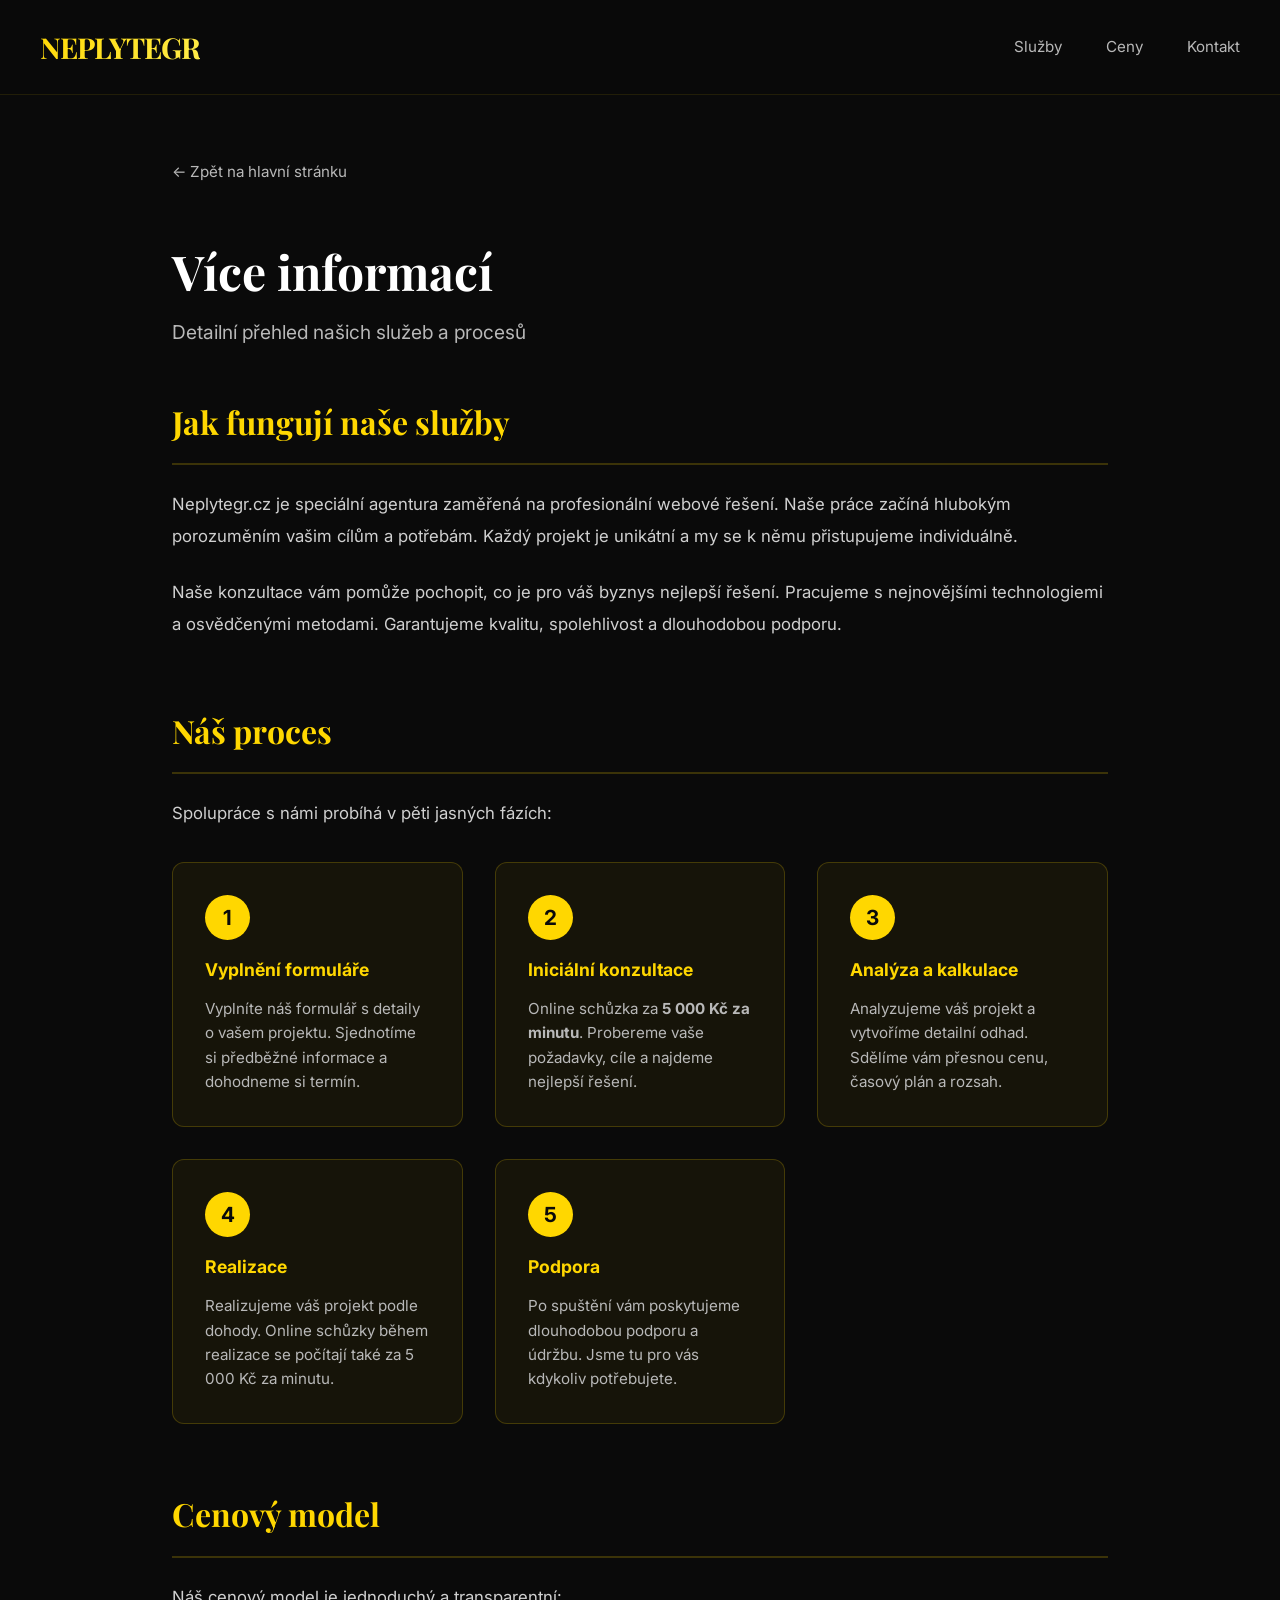
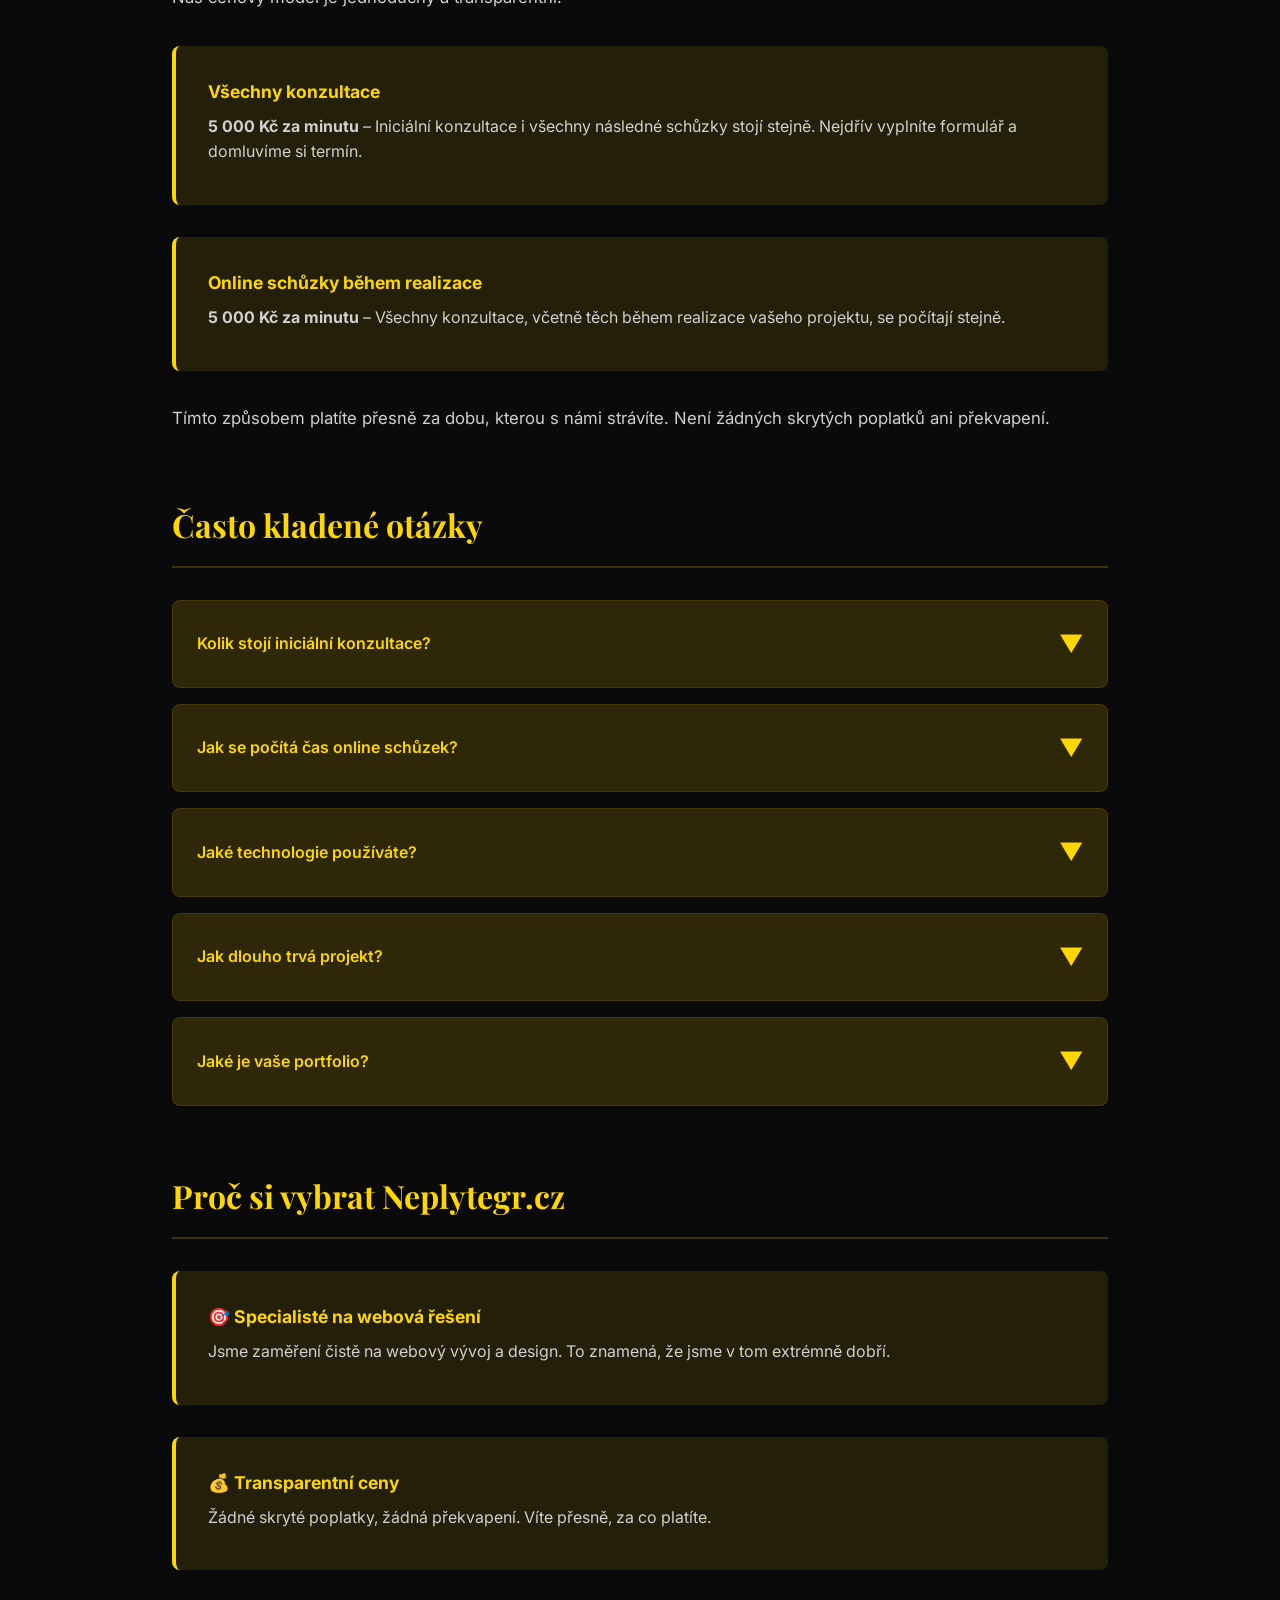
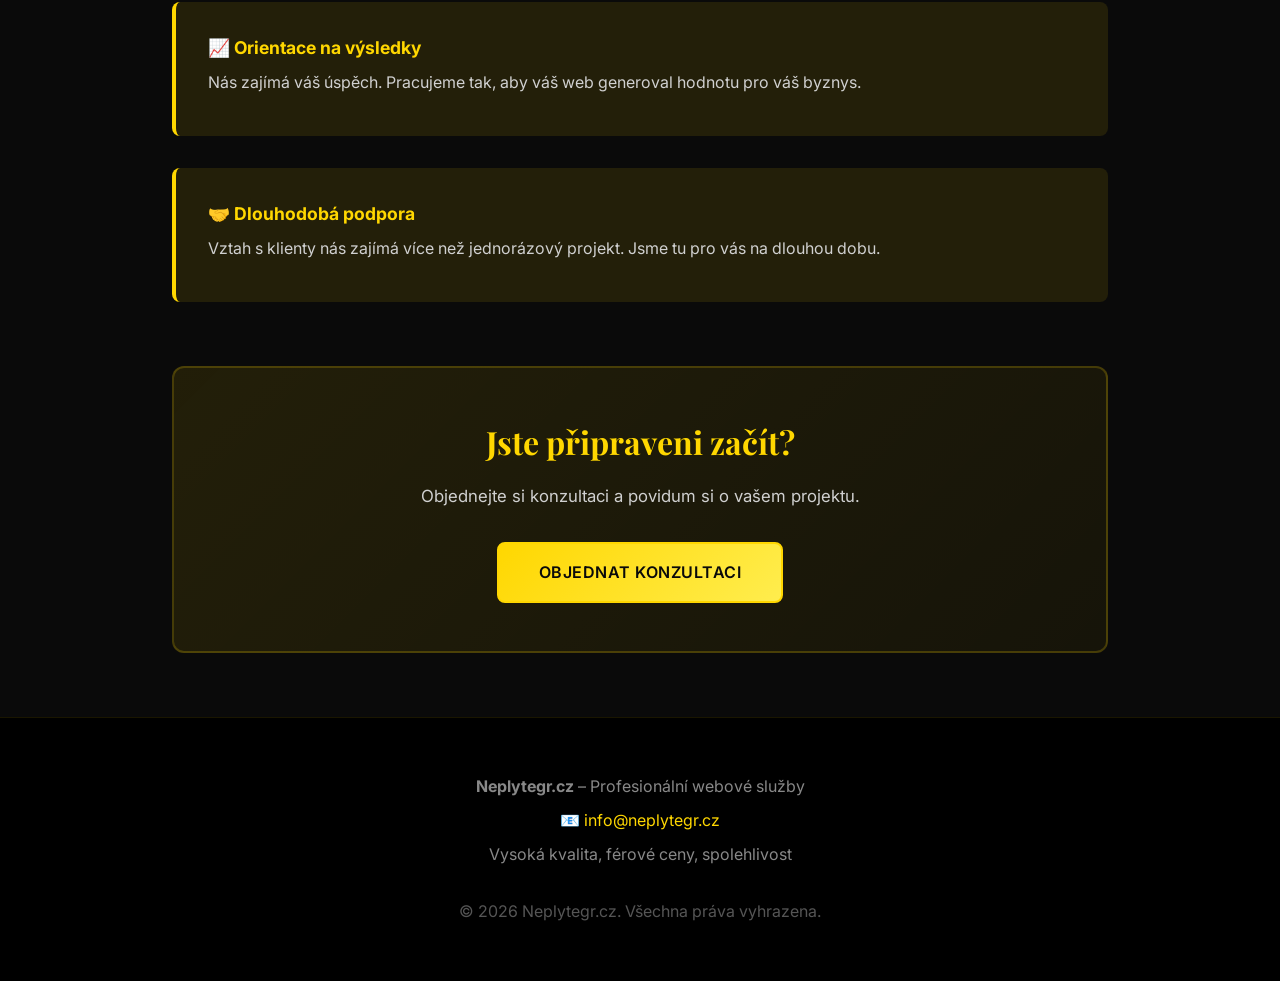
<file: info.html>
<!DOCTYPE html>
<html lang="cs">
<head>
    <meta charset="UTF-8">
    <meta name="viewport" content="width=device-width, initial-scale=1.0">
    <link rel="stylesheet" href="ads/ad-network.css">
    <title>Více informací - Neplytegr.cz</title>
    <meta name="description" content="Jak u nás probíhá tvorba webových stránek: od formuláře přes konzultaci a kalkulaci až po realizaci a podporu. Ceny, technologie a časté otázky.">
    <link rel="canonical" href="https://neplytegr.cz/info">
    <meta name="robots" content="index, follow, max-image-preview:large">
    <meta property="og:type" content="website"><meta property="og:locale" content="cs_CZ"><meta property="og:title" content="Jak probíhá tvorba webu — Neplytegr.cz"><meta property="og:description" content="Postup tvorby webu od konzultace a kalkulace až po realizaci a podporu."><meta property="og:url" content="https://neplytegr.cz/info">
    <meta name="twitter:card" content="summary"><meta name="twitter:title" content="Jak probíhá tvorba webu — Neplytegr.cz"><meta name="twitter:description" content="Konzultace, kalkulace, realizace a následná podpora webu.">
    <link href="https://fonts.googleapis.com/css2?family=Inter:wght@300;400;500;600;700&family=Playfair+Display:wght@700&display=swap" rel="stylesheet">
    <style>
        * {
            margin: 0;
            padding: 0;
            box-sizing: border-box;
        }

        body {
            font-family: 'Inter', sans-serif;
            background: #0a0a0a;
            color: #ffffff;
            line-height: 1.6;
        }

        header {
            background: rgba(10, 10, 10, 0.95);
            backdrop-filter: blur(10px);
            border-bottom: 1px solid rgba(255, 215, 0, 0.1);
            padding: 1.5rem 2rem;
            position: sticky;
            top: 0;
            z-index: 100;
        }

        .header-content {
            max-width: 1200px;
            margin: 0 auto;
            display: flex;
            justify-content: space-between;
            align-items: center;
        }

        .logo {
            font-family: 'Playfair Display', serif;
            font-size: 1.8rem;
            font-weight: 700;
            background: linear-gradient(135deg, #ffd700 0%, #ffed4e 100%);
            -webkit-background-clip: text;
            -webkit-text-fill-color: transparent;
            background-clip: text;
            letter-spacing: -1px;
            text-decoration: none;
            cursor: pointer;
        }

        nav a {
            color: #b8b8b8;
            text-decoration: none;
            margin-left: 2.5rem;
            transition: color 0.3s;
            font-size: 0.95rem;
        }

        nav a:hover {
            color: #ffd700;
        }

        .back-button {
            color: #b8b8b8;
            text-decoration: none;
            transition: color 0.3s;
            font-size: 0.95rem;
        }

        .back-button:hover {
            color: #ffd700;
        }

        .content-wrapper {
            max-width: 1000px;
            margin: 0 auto;
            padding: 4rem 2rem;
        }

        .page-title {
            font-family: 'Playfair Display', serif;
            font-size: 3rem;
            margin-bottom: 0.5rem;
            color: #ffffff;
        }

        .page-subtitle {
            color: #b8b8b8;
            font-size: 1.2rem;
            margin-bottom: 3rem;
        }

        .section {
            margin-bottom: 4rem;
        }

        .section-heading {
            font-family: 'Playfair Display', serif;
            font-size: 2rem;
            color: #ffd700;
            margin-bottom: 1.5rem;
            border-bottom: 2px solid rgba(255, 215, 0, 0.2);
            padding-bottom: 1rem;
        }

        .section-text {
            color: #d0d0d0;
            font-size: 1.05rem;
            line-height: 1.9;
            margin-bottom: 1.5rem;
        }

        .highlight-box {
            background: rgba(255, 215, 0, 0.1);
            border-left: 4px solid #ffd700;
            padding: 2rem;
            margin: 2rem 0;
            border-radius: 8px;
        }

        .highlight-box h4 {
            color: #ffd700;
            margin-bottom: 0.5rem;
            font-size: 1.1rem;
        }

        .highlight-box p {
            color: #d0d0d0;
            margin: 0.5rem 0;
        }

        .process-steps {
            display: grid;
            grid-template-columns: repeat(auto-fit, minmax(250px, 1fr));
            gap: 2rem;
            margin: 2rem 0;
        }

        .step {
            background: rgba(255, 215, 0, 0.05);
            border: 1px solid rgba(255, 215, 0, 0.2);
            border-radius: 12px;
            padding: 2rem;
            transition: all 0.3s;
        }

        .step:hover {
            border-color: #ffd700;
            background: rgba(255, 215, 0, 0.08);
            transform: translateY(-5px);
        }

        .step-number {
            background: #ffd700;
            color: #0a0a0a;
            width: 45px;
            height: 45px;
            border-radius: 50%;
            display: flex;
            align-items: center;
            justify-content: center;
            font-weight: 700;
            font-size: 1.3rem;
            margin-bottom: 1rem;
        }

        .step h3 {
            color: #ffd700;
            margin-bottom: 0.8rem;
            font-size: 1.1rem;
        }

        .step p {
            color: #b8b8b8;
            font-size: 0.95rem;
        }

        .faq {
            margin: 2rem 0;
        }

        .faq-item {
            background: rgba(255, 215, 0, 0.05);
            border: 1px solid rgba(255, 215, 0, 0.2);
            border-radius: 8px;
            margin-bottom: 1rem;
            overflow: hidden;
        }

        .faq-question {
            background: rgba(255, 215, 0, 0.1);
            color: #ffd700;
            padding: 1.5rem;
            cursor: pointer;
            font-weight: 600;
            display: flex;
            justify-content: space-between;
            align-items: center;
            transition: all 0.3s;
        }

        .faq-question:hover {
            background: rgba(255, 215, 0, 0.15);
        }

        .faq-answer {
            padding: 1.5rem;
            color: #d0d0d0;
            display: none;
        }

        .faq-answer.active {
            display: block;
        }

        .faq-toggle {
            font-size: 1.5rem;
            transition: transform 0.3s;
        }

        .faq-toggle.active {
            transform: rotate(180deg);
        }

        .cta-section {
            background: linear-gradient(135deg, rgba(255, 215, 0, 0.1) 0%, rgba(255, 215, 0, 0.05) 100%);
            border: 2px solid rgba(255, 215, 0, 0.2);
            border-radius: 12px;
            padding: 3rem;
            text-align: center;
            margin-top: 4rem;
        }

        .cta-section h3 {
            font-family: 'Playfair Display', serif;
            font-size: 2rem;
            color: #ffd700;
            margin-bottom: 1rem;
        }

        .cta-section p {
            color: #d0d0d0;
            margin-bottom: 2rem;
            font-size: 1.05rem;
        }

        .btn {
            padding: 1rem 2.5rem;
            border-radius: 8px;
            border: none;
            font-size: 1rem;
            font-weight: 600;
            cursor: pointer;
            transition: all 0.3s;
            text-decoration: none;
            display: inline-block;
            text-transform: uppercase;
            letter-spacing: 0.5px;
        }

        .btn-primary {
            background: linear-gradient(135deg, #ffd700 0%, #ffed4e 100%);
            color: #0a0a0a;
            border: 2px solid #ffd700;
        }

        .btn-primary:hover {
            transform: translateY(-3px);
            box-shadow: 0 15px 35px rgba(255, 215, 0, 0.3);
        }

        .footer {
            background: #000000;
            border-top: 1px solid rgba(255, 215, 0, 0.1);
            padding: 3rem 2rem;
            text-align: center;
            color: #888;
        }

        .footer p {
            margin: 0.5rem 0;
        }

        .footer a {
            color: #ffd700;
            text-decoration: none;
        }

        .footer a:hover {
            text-decoration: underline;
        }

        @media (max-width: 768px) {
            .page-title {
                font-size: 2rem;
            }

            .section-heading {
                font-size: 1.5rem;
            }

            nav a {
                display: none;
            }

            .process-steps {
                grid-template-columns: 1fr;
            }
        }
    </style>
</head>
<body>
    <header>
        <div class="header-content">
            <a href="https://neplytegr.cz" class="logo">NEPLYTEGR</a>
            <nav>
                <a href="https://neplytegr.cz#features">Služby</a>
                <a href="https://neplytegr.cz#pricing">Ceny</a>
                <a href="https://neplytegr.cz#contact">Kontakt</a>
            </nav>
        </div>
    </header>

    <div class="content-wrapper">
        <div style="margin-bottom: 3rem;">
            <a href="https://neplytegr.cz" class="back-button">← Zpět na hlavní stránku</a>
        </div>

        <h1 class="page-title">Více informací</h1>
        <p class="page-subtitle">Detailní přehled našich služeb a procesů</p>

        <div class="section">
            <h2 class="section-heading">Jak fungují naše služby</h2>
            <p class="section-text">Neplytegr.cz je speciální agentura zaměřená na profesionální webové řešení. Naše práce začíná hlubokým porozuměním vašim cílům a potřebám. Každý projekt je unikátní a my se k němu přistupujeme individuálně.</p>
            <p class="section-text">Naše konzultace vám pomůže pochopit, co je pro váš byznys nejlepší řešení. Pracujeme s nejnovějšími technologiemi a osvědčenými metodami. Garantujeme kvalitu, spolehlivost a dlouhodobou podporu.</p>
        </div>

        <div class="section">
            <h2 class="section-heading">Náš proces</h2>
            <p class="section-text">Spolupráce s námi probíhá v pěti jasných fázích:</p>
            
            <div class="process-steps">
                <div class="step">
                    <div class="step-number">1</div>
                    <h3>Vyplnění formuláře</h3>
                    <p>Vyplníte náš formulář s detaily o vašem projektu. Sjednotíme si předběžné informace a dohodneme si termín.</p>
                </div>

                <div class="step">
                    <div class="step-number">2</div>
                    <h3>Iniciální konzultace</h3>
                    <p>Online schůzka za <strong>5 000 Kč za minutu</strong>. Probereme vaše požadavky, cíle a najdeme nejlepší řešení.</p>
                </div>

                <div class="step">
                    <div class="step-number">3</div>
                    <h3>Analýza a kalkulace</h3>
                    <p>Analyzujeme váš projekt a vytvoříme detailní odhad. Sdělíme vám přesnou cenu, časový plán a rozsah.</p>
                </div>

                <div class="step">
                    <div class="step-number">4</div>
                    <h3>Realizace</h3>
                    <p>Realizujeme váš projekt podle dohody. Online schůzky během realizace se počítají také za 5 000 Kč za minutu.</p>
                </div>

                <div class="step">
                    <div class="step-number">5</div>
                    <h3>Podpora</h3>
                    <p>Po spuštění vám poskytujeme dlouhodobou podporu a údržbu. Jsme tu pro vás kdykoliv potřebujete.</p>
                </div>
            </div>
        </div>

        <div class="section">
            <h2 class="section-heading">Cenový model</h2>
            <p class="section-text">Náš cenový model je jednoduchý a transparentní:</p>

            <div class="highlight-box">
                <h4>Všechny konzultace</h4>
                <p><strong>5 000 Kč za minutu</strong> – Iniciální konzultace i všechny následné schůzky stojí stejně. Nejdřív vyplníte formulář a domluvíme si termín.</p>
            </div>

            <div class="highlight-box">
                <h4>Online schůzky během realizace</h4>
                <p><strong>5 000 Kč za minutu</strong> – Všechny konzultace, včetně těch během realizace vašeho projektu, se počítají stejně.</p>
            </div>

            <p class="section-text">Tímto způsobem platíte přesně za dobu, kterou s námi strávíte. Není žádných skrytých poplatků ani překvapení.</p>
        </div>

        <div class="section">
            <h2 class="section-heading">Často kladené otázky</h2>
            
            <div class="faq">
                <div class="faq-item">
                    <div class="faq-question" onclick="toggleFAQ(this)">
                        <span>Kolik stojí iniciální konzultace?</span>
                        <span class="faq-toggle">▼</span>
                    </div>
                    <div class="faq-answer">
                        <p>Iniciální konzultace stojí <strong>5 000 Kč za minutu</strong>, stejně jako všechny ostatní konzultace. Nejdřív vyplníte formulář, kde si domluvíme detaily a termín schůzky.</p>
                    </div>
                </div>

                <div class="faq-item">
                    <div class="faq-question" onclick="toggleFAQ(this)">
                        <span>Jak se počítá čas online schůzek?</span>
                        <span class="faq-toggle">▼</span>
                    </div>
                    <div class="faq-answer">
                        <p>Čas se počítá od začátku schůzky do konce. Fakturujeme 5 000 Kč za každou začatou minutu. Např. 5minut schůzka = 25 000 Kč, 7minut schůzka = 35 000 Kč.</p>
                    </div>
                </div>

                <div class="faq-item">
                    <div class="faq-question" onclick="toggleFAQ(this)">
                        <span>Jaké technologie používáte?</span>
                        <span class="faq-toggle">▼</span>
                    </div>
                    <div class="faq-answer">
                        <p>Používáme nejnovější technologie na trhu. React, Vue.js, Node.js, Python, AWS, Google Cloud, a další. Vždy volíme technologii, která nejlépe vyhovuje vašemu projektu.</p>
                    </div>
                </div>

                <div class="faq-item">
                    <div class="faq-question" onclick="toggleFAQ(this)">
                        <span>Jak dlouho trvá projekt?</span>
                        <span class="faq-toggle">▼</span>
                    </div>
                    <div class="faq-answer">
                        <p>Doba trvání projektu se liší v závislosti na rozsahu a složitosti. Jednoduché webové stránky mohou být hotové za týdny, komplexní aplikace mohou trvat měsíce. Přesný odhad dostanete po iniciální konzultaci.</p>
                    </div>
                </div>

                <div class="faq-item">
                    <div class="faq-question" onclick="toggleFAQ(this)">
                        <span>Jaké je vaše portfolio?</span>
                        <span class="faq-toggle">▼</span>
                    </div>
                    <div class="faq-answer">
                        <p>Pracujeme s klienty z různých oborů – e-commerce, SaaS, marketing, finance, zdravotnictví a dalších. Portfolio se vám rád ukáže během iniciální konzultace. Máme zkušenosti s projekty od malých startupů až po velké korporace.</p>
                    </div>
                </div>
            </div>
        </div>

        <div class="section">
            <h2 class="section-heading">Proč si vybrat Neplytegr.cz</h2>
            
            <div class="highlight-box">
                <h4>🎯 Specialisté na webová řešení</h4>
                <p>Jsme zaměření čistě na webový vývoj a design. To znamená, že jsme v tom extrémně dobří.</p>
            </div>

            <div class="highlight-box">
                <h4>💰 Transparentní ceny</h4>
                <p>Žádné skryté poplatky, žádná překvapení. Víte přesně, za co platíte.</p>
            </div>

            <div class="highlight-box">
                <h4>📈 Orientace na výsledky</h4>
                <p>Nás zajímá váš úspěch. Pracujeme tak, aby váš web generoval hodnotu pro váš byznys.</p>
            </div>

            <div class="highlight-box">
                <h4>🤝 Dlouhodobá podpora</h4>
                <p>Vztah s klienty nás zajímá více než jednorázový projekt. Jsme tu pro vás na dlouhou dobu.</p>
            </div>
        </div>

        <div class="cta-section">
            <h3>Jste připraveni začít?</h3>
            <p>Objednejte si konzultaci a povidum si o vašem projektu.</p>
            <a href="https://docs.google.com/forms/d/e/1FAIpQLScX4QnY5fVZqhGL-oESM7NM4eQI57LLsM8kHji8BjfpIMINKg/viewform?usp=publish-editor" class="btn btn-primary" target="_blank">Objednat konzultaci</a>
        </div>
    </div>

    <footer class="footer">
        <p><strong>Neplytegr.cz</strong> – Profesionální webové služby</p>
        <p>📧 <a href="mailto:info@neplytegr.cz">info@neplytegr.cz</a></p>
        <p>Vysoká kvalita, férové ceny, spolehlivost</p>
        <p style="color: #555; margin-top: 2rem;">© 2026 Neplytegr.cz. Všechna práva vyhrazena.</p>
    </footer>

    <script>
        function toggleFAQ(element) {
            const answer = element.nextElementSibling;
            const toggle = element.querySelector('.faq-toggle');
            
            document.querySelectorAll('.faq-answer').forEach(item => {
                if (item !== answer) {
                    item.classList.remove('active');
                }
            });
            
            document.querySelectorAll('.faq-toggle').forEach(item => {
                if (item !== toggle) {
                    item.classList.remove('active');
                }
            });
            
            answer.classList.toggle('active');
            toggle.classList.toggle('active');
        }
    </script>
    <script src="ads/ad-network.js" defer></script>
</body>
</html>
</file>
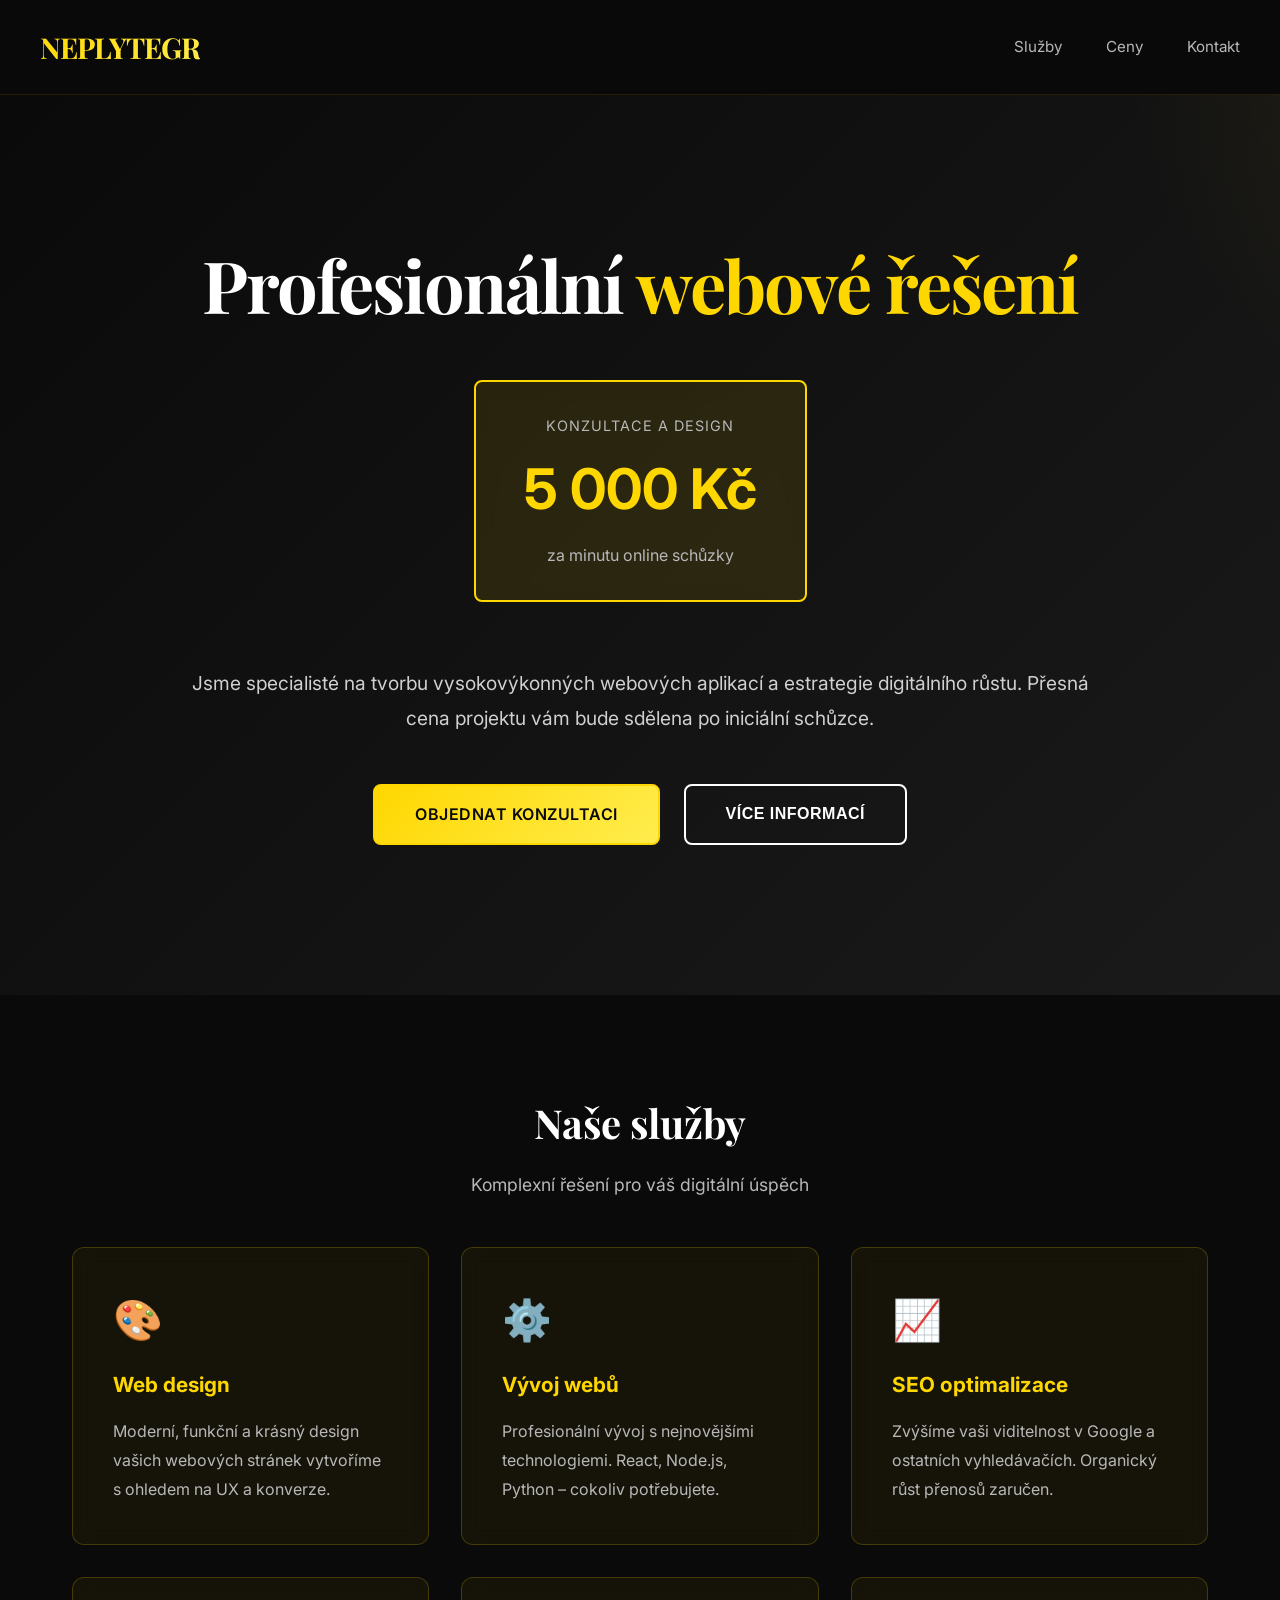
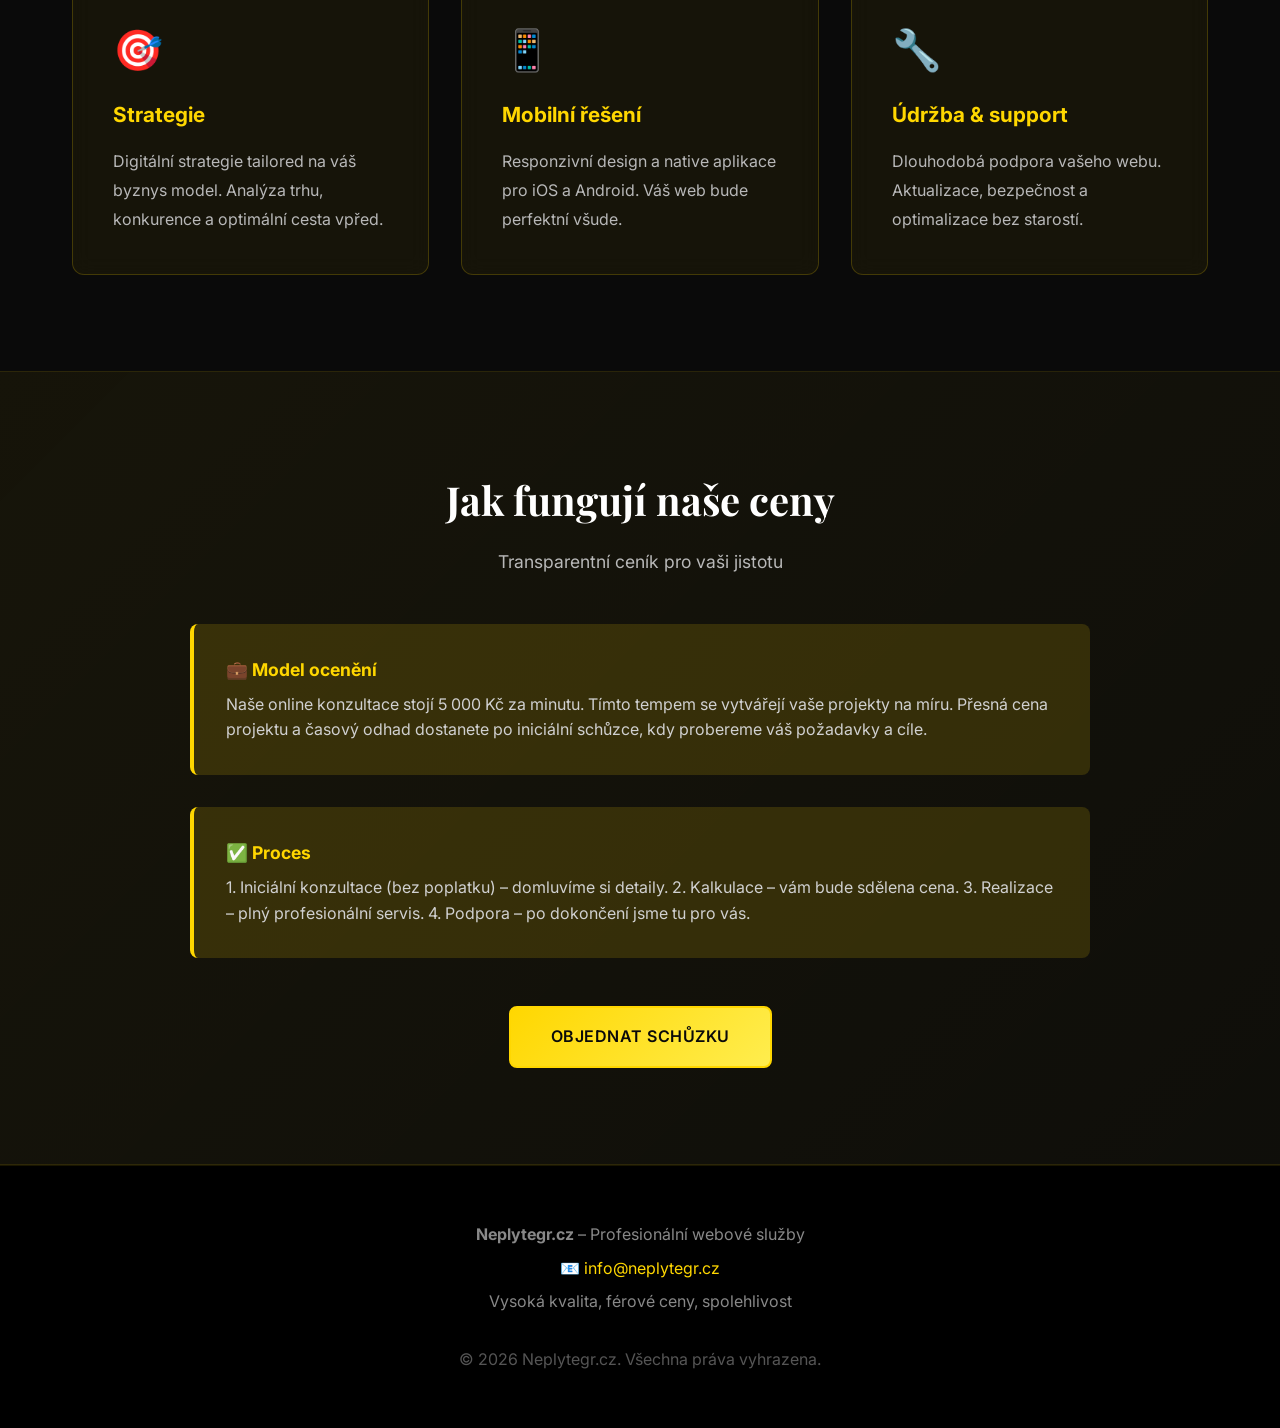
<file: neplytegr-web (1).html>
<!DOCTYPE html>
<html lang="cs">
<head>
    <meta charset="UTF-8">
    <meta name="viewport" content="width=device-width, initial-scale=1.0">
    <title>Neplytegr.cz - Profesionální webové služby</title>
    <link href="https://fonts.googleapis.com/css2?family=Inter:wght@300;400;500;600;700&family=Playfair+Display:wght@700&display=swap" rel="stylesheet">
    <style>
        * {
            margin: 0;
            padding: 0;
            box-sizing: border-box;
        }

        body {
            font-family: 'Inter', sans-serif;
            background: #0a0a0a;
            color: #ffffff;
            line-height: 1.6;
        }

        header {
            background: rgba(10, 10, 10, 0.95);
            backdrop-filter: blur(10px);
            border-bottom: 1px solid rgba(255, 215, 0, 0.1);
            padding: 1.5rem 2rem;
            position: sticky;
            top: 0;
            z-index: 100;
        }

        .header-content {
            max-width: 1200px;
            margin: 0 auto;
            display: flex;
            justify-content: space-between;
            align-items: center;
        }

        .logo {
            font-family: 'Playfair Display', serif;
            font-size: 1.8rem;
            font-weight: 700;
            background: linear-gradient(135deg, #ffd700 0%, #ffed4e 100%);
            -webkit-background-clip: text;
            -webkit-text-fill-color: transparent;
            background-clip: text;
            letter-spacing: -1px;
        }

        nav a {
            color: #b8b8b8;
            text-decoration: none;
            margin-left: 2.5rem;
            transition: color 0.3s;
            font-size: 0.95rem;
        }

        nav a:hover {
            color: #ffd700;
        }

        .hero {
            min-height: 100vh;
            display: flex;
            align-items: center;
            justify-content: center;
            background: linear-gradient(135deg, #0a0a0a 0%, #1a1a1a 100%);
            position: relative;
            overflow: hidden;
            padding: 2rem;
        }

        .hero::before {
            content: '';
            position: absolute;
            top: -50%;
            right: -50%;
            width: 800px;
            height: 800px;
            background: radial-gradient(circle, rgba(255, 215, 0, 0.08) 0%, transparent 70%);
            border-radius: 50%;
            animation: float 20s ease-in-out infinite;
        }

        @keyframes float {
            0%, 100% { transform: translate(0, 0) rotate(0deg); }
            50% { transform: translate(30px, 30px) rotate(180deg); }
        }

        .hero-content {
            max-width: 900px;
            text-align: center;
            position: relative;
            z-index: 2;
        }

        .hero h1 {
            font-family: 'Playfair Display', serif;
            font-size: 4.5rem;
            font-weight: 700;
            margin-bottom: 1.5rem;
            line-height: 1.1;
            letter-spacing: -2px;
        }

        .hero h1 span {
            color: #ffd700;
        }

        .price-highlight {
            display: inline-block;
            background: rgba(255, 215, 0, 0.1);
            border: 2px solid #ffd700;
            border-radius: 8px;
            padding: 2rem 3rem;
            margin: 2rem 0;
            backdrop-filter: blur(10px);
        }

        .price-label {
            font-size: 0.9rem;
            color: #b8b8b8;
            text-transform: uppercase;
            letter-spacing: 1px;
            margin-bottom: 0.5rem;
        }

        .price-amount {
            font-size: 3.5rem;
            font-weight: 700;
            color: #ffd700;
            font-family: 'Inter', sans-serif;
            margin-bottom: 0.5rem;
        }

        .price-unit {
            font-size: 1rem;
            color: #b8b8b8;
        }

        .hero p {
            font-size: 1.2rem;
            color: #d0d0d0;
            margin: 2rem 0;
            line-height: 1.8;
        }

        .cta-buttons {
            display: flex;
            gap: 1.5rem;
            justify-content: center;
            margin-top: 3rem;
            flex-wrap: wrap;
        }

        .btn {
            padding: 1rem 2.5rem;
            border-radius: 8px;
            border: none;
            font-size: 1rem;
            font-weight: 600;
            cursor: pointer;
            transition: all 0.3s;
            text-decoration: none;
            display: inline-block;
            text-transform: uppercase;
            letter-spacing: 0.5px;
        }

        .btn-primary {
            background: linear-gradient(135deg, #ffd700 0%, #ffed4e 100%);
            color: #0a0a0a;
            border: 2px solid #ffd700;
        }

        .btn-primary:hover {
            transform: translateY(-3px);
            box-shadow: 0 15px 35px rgba(255, 215, 0, 0.3);
        }

        .btn-secondary {
            background: transparent;
            color: #ffffff;
            border: 2px solid #ffffff;
        }

        .btn-secondary:hover {
            background: rgba(255, 255, 255, 0.05);
            transform: translateY(-3px);
        }

        .features {
            max-width: 1200px;
            margin: 6rem auto;
            padding: 0 2rem;
        }

        .section-title {
            font-family: 'Playfair Display', serif;
            font-size: 2.5rem;
            margin-bottom: 1rem;
            text-align: center;
        }

        .section-subtitle {
            color: #b8b8b8;
            text-align: center;
            font-size: 1.1rem;
            margin-bottom: 3rem;
            max-width: 600px;
            margin-left: auto;
            margin-right: auto;
        }

        .feature-grid {
            display: grid;
            grid-template-columns: repeat(auto-fit, minmax(300px, 1fr));
            gap: 2rem;
        }

        .feature-card {
            background: rgba(255, 215, 0, 0.05);
            border: 1px solid rgba(255, 215, 0, 0.2);
            border-radius: 12px;
            padding: 2.5rem;
            backdrop-filter: blur(10px);
            transition: all 0.3s;
            position: relative;
            overflow: hidden;
        }

        .feature-card::before {
            content: '';
            position: absolute;
            top: 0;
            left: -100%;
            width: 100%;
            height: 100%;
            background: linear-gradient(90deg, transparent, rgba(255, 215, 0, 0.1), transparent);
            transition: left 0.5s;
        }

        .feature-card:hover {
            border-color: #ffd700;
            background: rgba(255, 215, 0, 0.08);
            transform: translateY(-5px);
        }

        .feature-card:hover::before {
            left: 100%;
        }

        .feature-icon {
            font-size: 2.5rem;
            margin-bottom: 1rem;
        }

        .feature-card h3 {
            font-size: 1.3rem;
            margin-bottom: 1rem;
            color: #ffd700;
            position: relative;
            z-index: 1;
        }

        .feature-card p {
            color: #b8b8b8;
            line-height: 1.8;
            position: relative;
            z-index: 1;
        }

        .pricing-section {
            background: linear-gradient(135deg, rgba(255, 215, 0, 0.05) 0%, rgba(255, 215, 0, 0.02) 100%);
            padding: 6rem 2rem;
            margin-top: 6rem;
            border-top: 1px solid rgba(255, 215, 0, 0.1);
            border-bottom: 1px solid rgba(255, 215, 0, 0.1);
        }

        .pricing-content {
            max-width: 900px;
            margin: 0 auto;
            text-align: center;
        }

        .pricing-note {
            background: rgba(255, 215, 0, 0.15);
            border-left: 4px solid #ffd700;
            padding: 2rem;
            margin: 2rem 0;
            border-radius: 8px;
            text-align: left;
        }

        .pricing-note h4 {
            color: #ffd700;
            margin-bottom: 0.5rem;
            font-size: 1.1rem;
        }

        .pricing-note p {
            color: #d0d0d0;
            margin: 0;
        }

        .footer {
            background: #000000;
            border-top: 1px solid rgba(255, 215, 0, 0.1);
            padding: 3rem 2rem;
            text-align: center;
            color: #888;
        }

        .footer p {
            margin: 0.5rem 0;
        }

        .footer a {
            color: #ffd700;
            text-decoration: none;
        }

        .footer a:hover {
            text-decoration: underline;
        }

        @media (max-width: 768px) {
            .hero h1 {
                font-size: 2.5rem;
            }

            .price-amount {
                font-size: 2.5rem;
            }

            .logo {
                font-size: 1.3rem;
            }

            nav a {
                display: none;
            }

            .section-title {
                font-size: 1.8rem;
            }

            .cta-buttons {
                flex-direction: column;
                width: 100%;
            }

            .btn {
                width: 100%;
            }
        }
    </style>
</head>
<body>
    <header>
        <div class="header-content">
            <div class="logo">NEPLYTEGR</div>
            <nav>
                <a href="#features">Služby</a>
                <a href="#pricing">Ceny</a>
                <a href="#contact">Kontakt</a>
            </nav>
        </div>
    </header>

    <section class="hero">
        <div class="hero-content">
            <h1>Profesionální <span>webové řešení</span></h1>
            
            <div class="price-highlight">
                <div class="price-label">Konzultace a design</div>
                <div class="price-amount">5 000 Kč</div>
                <div class="price-unit">za minutu online schůzky</div>
            </div>

            <p>Jsme specialisté na tvorbu vysokovýkonných webových aplikací a estrategie digitálního růstu. Přesná cena projektu vám bude sdělena po iniciální schůzce.</p>

            <div class="cta-buttons">
                <a href="https://docs.google.com/forms/d/e/1FAIpQLScX4QnY5fVZqhGL-oESM7NM4eQI57LLsM8kHji8BjfpIMINKg/viewform?usp=publish-editor" class="btn btn-primary" target="_blank">Objednat konzultaci</a>
                <button class="btn btn-secondary" onclick="alert('Přečíst více - přesměrování na detaily')">Více informací</button>
            </div>
        </div>
    </section>

    <section class="features" id="features">
        <h2 class="section-title">Naše služby</h2>
        <p class="section-subtitle">Komplexní řešení pro váš digitální úspěch</p>

        <div class="feature-grid">
            <div class="feature-card">
                <div class="feature-icon">🎨</div>
                <h3>Web design</h3>
                <p>Moderní, funkční a krásný design vašich webových stránek vytvoříme s ohledem na UX a konverze.</p>
            </div>

            <div class="feature-card">
                <div class="feature-icon">⚙️</div>
                <h3>Vývoj webů</h3>
                <p>Profesionální vývoj s nejnovějšími technologiemi. React, Node.js, Python – cokoliv potřebujete.</p>
            </div>

            <div class="feature-card">
                <div class="feature-icon">📈</div>
                <h3>SEO optimalizace</h3>
                <p>Zvýšíme vaši viditelnost v Google a ostatních vyhledávačích. Organický růst přenosů zaručen.</p>
            </div>

            <div class="feature-card">
                <div class="feature-icon">🎯</div>
                <h3>Strategie</h3>
                <p>Digitální strategie tailored na váš byznys model. Analýza trhu, konkurence a optimální cesta vpřed.</p>
            </div>

            <div class="feature-card">
                <div class="feature-icon">📱</div>
                <h3>Mobilní řešení</h3>
                <p>Responzivní design a native aplikace pro iOS a Android. Váš web bude perfektní všude.</p>
            </div>

            <div class="feature-card">
                <div class="feature-icon">🔧</div>
                <h3>Údržba & support</h3>
                <p>Dlouhodobá podpora vašeho webu. Aktualizace, bezpečnost a optimalizace bez starostí.</p>
            </div>
        </div>
    </section>

    <section class="pricing-section" id="pricing">
        <div class="pricing-content">
            <h2 class="section-title">Jak fungují naše ceny</h2>
            <p class="section-subtitle">Transparentní ceník pro vaši jistotu</p>

            <div class="pricing-note">
                <h4>💼 Model ocenění</h4>
                <p>Naše online konzultace stojí 5 000 Kč za minutu. Tímto tempem se vytvářejí vaše projekty na míru. Přesná cena projektu a časový odhad dostanete po iniciální schůzce, kdy probereme váš požadavky a cíle.</p>
            </div>

            <div class="pricing-note">
                <h4>✅ Proces</h4>
                <p>1. Iniciální konzultace (bez poplatku) – domluvíme si detaily. 2. Kalkulace – vám bude sdělena cena. 3. Realizace – plný profesionální servis. 4. Podpora – po dokončení jsme tu pro vás.</p>
            </div>

            <div class="cta-buttons">
                <a href="https://docs.google.com/forms/d/e/1FAIpQLScX4QnY5fVZqhGL-oESM7NM4eQI57LLsM8kHji8BjfpIMINKg/viewform?usp=publish-editor" class="btn btn-primary" target="_blank">Objednat schůzku</a>
            </div>
        </div>
    </section>

    <footer class="footer" id="contact">
        <p><strong>Neplytegr.cz</strong> – Profesionální webové služby</p>
        <p>📧 <a href="mailto:info@neplytegr.cz">info@neplytegr.cz</a></p>
        <p>Vysoká kvalita, férové ceny, spolehlivost</p>
        <p style="color: #555; margin-top: 2rem;">© 2026 Neplytegr.cz. Všechna práva vyhrazena.</p>
    </footer>
</body>
</html>
</file>
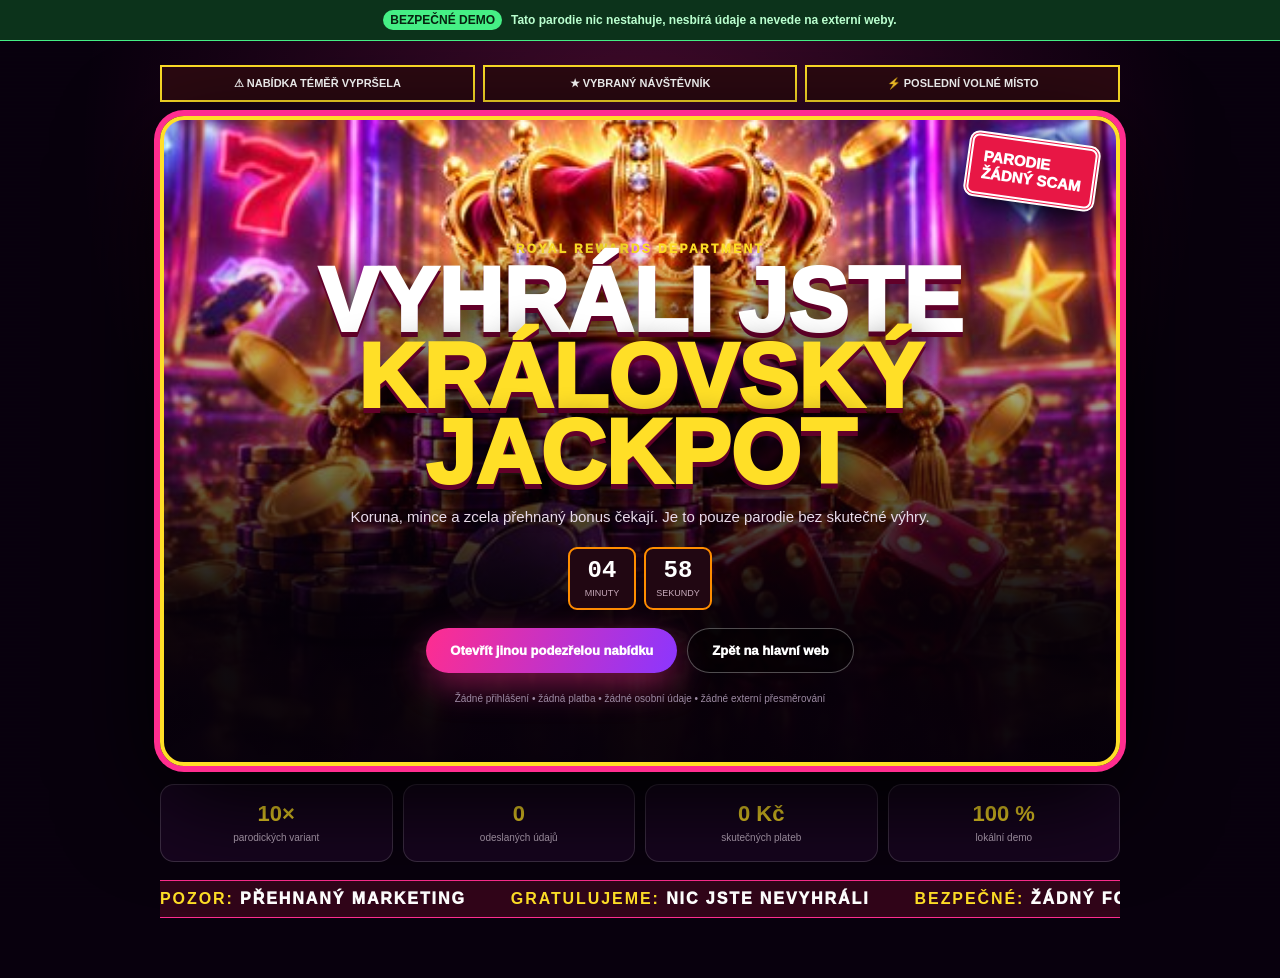
<file: ads/offer.html>
<!doctype html>
<html lang="cs">
<head>
  <meta charset="utf-8">
  <meta name="viewport" content="width=device-width,initial-scale=1">
  <meta name="robots" content="noindex,nofollow,noarchive">
  <meta name="description" content="Bezpečná parodie přehnané internetové reklamní nabídky bez sběru dat, formulářů a externích odkazů.">
  <link rel="canonical" href="https://neplytegr.cz/ads/offer.html">
  <meta property="og:type" content="website"><meta property="og:title" content="NeplyTegr Fishy Ads — bezpečné demo"><meta property="og:description" content="Parodická reklamní stránka bez sběru dat."><meta property="og:url" content="https://neplytegr.cz/ads/offer.html">
  <meta name="twitter:card" content="summary"><meta name="twitter:title" content="NeplyTegr Fishy Ads — bezpečné demo"><meta name="twitter:description" content="Parodická reklamní stránka bez sběru dat.">
  <title>NeplyTegr Fishy Ads — bezpečné demo</title>
  <style>
    :root{--accent:#ffdf27;--accent2:#ff2d8f;--bg:#08000d;--panel:#17051f;color-scheme:dark}*{box-sizing:border-box}html,body{min-height:100%;margin:0}body{overflow-x:hidden;background:radial-gradient(circle at 50% 15%,rgba(255,45,143,.24),transparent 35rem),var(--bg);color:#fff;font-family:Arial,sans-serif}.noise{position:fixed;inset:0;pointer-events:none;opacity:.16;background-image:repeating-linear-gradient(0deg,transparent 0 3px,rgba(255,255,255,.06) 4px)}.safe{position:sticky;top:0;z-index:10;display:flex;justify-content:center;gap:9px;align-items:center;padding:10px 16px;background:#0c331b;border-bottom:1px solid #45ef85;color:#baffcf;font-size:12px;font-weight:800;text-align:center}.safe b{padding:3px 7px;border-radius:999px;background:#45ef85;color:#06220f}.wrap{width:min(960px,calc(100% - 28px));margin:24px auto 60px}.alerts{display:grid;grid-template-columns:repeat(3,1fr);gap:8px;margin-bottom:14px}.alert{border:2px solid var(--accent);background:#2b0911;padding:10px;text-align:center;font-size:11px;font-weight:900;text-transform:uppercase;animation:blink .8s steps(2) infinite}.alert:nth-child(2){animation-delay:.2s}.alert:nth-child(3){animation-delay:.4s}@keyframes blink{50%{border-color:var(--accent2);background:#4b0b28}}.hero{position:relative;overflow:hidden;min-height:650px;display:flex;align-items:flex-end;border:4px solid var(--accent);border-radius:24px;background:linear-gradient(180deg,transparent 22%,rgba(5,0,8,.96) 77%),url("../kasino/assets/casino-gold.jpg") center 32%/cover;box-shadow:0 0 0 6px #ff2d8f,0 30px 100px #000}.hero.crypto{background-image:linear-gradient(180deg,transparent 22%,rgba(0,9,15,.97) 77%),url("../kasino/assets/casino-crypto.jpg")}.stamp{position:absolute;right:18px;top:18px;transform:rotate(8deg);border:5px double #fff;border-radius:10px;padding:11px;background:#e81745;color:#fff;font-size:15px;font-weight:1000;text-transform:uppercase;box-shadow:0 8px 30px #000}.content{width:100%;padding:42px;text-align:center}.eyebrow{color:var(--accent);font-size:12px;font-weight:1000;letter-spacing:.2em;text-transform:uppercase}.content h1{max-width:850px;margin:8px auto;font:1000 clamp(46px,10vw,90px)/.84 Impact,"Arial Narrow",sans-serif;text-transform:uppercase;text-shadow:0 5px 0 #620029,0 10px 35px #000}.content h1 span{color:var(--accent)}.content p{max-width:650px;margin:14px auto;color:#e8dbea;font-size:15px;line-height:1.55}.counter{display:flex;justify-content:center;gap:8px;margin:18px 0}.counter span{min-width:68px;border:2px solid #ff8d00;border-radius:9px;background:#210712;padding:10px;font:900 24px/1 monospace;color:#fff}.counter small{display:block;margin-top:5px;color:#c8aabb;font:9px Arial,sans-serif;text-transform:uppercase}.actions{display:flex;justify-content:center;gap:10px;flex-wrap:wrap}.actions a,.actions button{border-radius:999px;padding:14px 24px;font-size:13px;font-weight:1000;text-decoration:none;cursor:pointer}.primary{border:0;background:linear-gradient(110deg,var(--accent2),#8b36ff);color:#fff;box-shadow:0 12px 35px rgba(255,45,143,.45)}.secondary{border:1px solid rgba(255,255,255,.3);background:rgba(0,0,0,.45);color:#fff}.fine{margin-top:18px!important;color:#9d8aa3!important;font-size:10px!important}.tiles{display:grid;grid-template-columns:repeat(4,1fr);gap:10px;margin-top:18px}.tile{border:1px solid rgba(255,255,255,.16);border-radius:14px;background:var(--panel);padding:16px;text-align:center}.tile b{display:block;color:var(--accent);font-size:22px}.tile span{font-size:10px;color:#bbaabd}.marquee{overflow:hidden;margin-top:18px;border-block:1px solid #ff2d8f;background:#310519}.track{width:max-content;padding:9px 0;animation:move 18s linear infinite;font-weight:1000;text-transform:uppercase;letter-spacing:.12em}.track span{margin-right:45px;color:#fff}.track b{color:var(--accent)}@keyframes move{to{transform:translateX(-50%)}}@media(max-width:700px){.alerts{grid-template-columns:1fr}.hero{min-height:72vh}.content{padding:28px 17px}.tiles{grid-template-columns:1fr 1fr}.stamp{font-size:11px}.counter span{min-width:58px;font-size:20px}}@media(prefers-reduced-motion:reduce){.alert,.track{animation:none}}
  </style>
</head>
<body>
  <div class="noise"></div>
  <div class="safe"><b>BEZPEČNÉ DEMO</b> Tato parodie nic nestahuje, nesbírá údaje a nevede na externí weby.</div>
  <main class="wrap">
    <div class="alerts"><div class="alert">⚠ Nabídka téměř vypršela</div><div class="alert">★ Vybraný návštěvník</div><div class="alert">⚡ Poslední volné místo</div></div>
    <section class="hero" id="hero">
      <div class="stamp">Parodie<br>žádný scam</div>
      <div class="content"><div class="eyebrow" id="eyebrow">Exkluzivní nabídka pouze pro vás</div><h1 id="title">Vyhráli jste <span>královský jackpot</span></h1><p id="copy">Gratulujeme, algoritmus vás zcela určitě a naprosto náhodně vybral. Ve skutečnosti jde pouze o bezpečnou lokální parodii.</p><div class="counter"><span id="minutes">04<small>minuty</small></span><span id="seconds">59<small>sekundy</small></span></div><div class="actions"><button class="primary" id="another">Otevřít jinou podezřelou nabídku</button><a class="secondary" href="/">Zpět na hlavní web</a></div><p class="fine">Žádné přihlášení • žádná platba • žádné osobní údaje • žádné externí přesměrování</p></div>
    </section>
    <div class="tiles"><div class="tile"><b>10×</b><span>parodických variant</span></div><div class="tile"><b>0</b><span>odeslaných údajů</span></div><div class="tile"><b>0 Kč</b><span>skutečných plateb</span></div><div class="tile"><b>100 %</b><span>lokální demo</span></div></div>
    <div class="marquee"><div class="track"><span><b>POZOR:</b> přehnaný marketing</span><span><b>GRATULUJEME:</b> nic jste nevyhráli</span><span><b>BEZPEČNÉ:</b> žádný formulář</span><span><b>POZOR:</b> přehnaný marketing</span><span><b>GRATULUJEME:</b> nic jste nevyhráli</span><span><b>BEZPEČNÉ:</b> žádný formulář</span></div></div>
  </main>
  <script>
    const themes={
      royal:['Royal Rewards Department','Vyhráli jste <span>královský jackpot</span>','Koruna, mince a zcela přehnaný bonus čekají. Je to pouze parodie bez skutečné výhry.',false],
      crypto:['Blockchain Mega Airdrop','Vaše peněženka byla <span>náhodně vybrána</span>','Žádnou adresu peněženky po vás nechceme. Tato stránka nic neposílá ani nepřijímá.',true],
      antivirus:['Urgent Security Center','Nalezeno <span>37 problémů</span>','Ve skutečnosti jsme nic nekontrolovali. Nikdy nestahujte „čistič“ z náhodné reklamy.',false],
      winner:['International Prize Bureau','Jste návštěvník číslo <span>1 000 000</span>','Počet je vymyšlený stejně jako cena. Bezpečné demo vám nechce nic prodat.',false],
      package:['Express Parcel Notice','Balíček čeká na <span>potvrzení</span>','Žádný balíček tu není a nikdy po vás nebudeme chtít adresu ani poplatek.',true],
      survey:['Premium Survey Club','Vyplňte nula otázek a <span>nic nevyhrajte</span>','Neobsahuje žádný formulář. Jde o parodii falešných odměnových průzkumů.',false],
      wallet:['Crypto Recovery Team','Obnovíme přesně <span>0 ztracených mincí</span>','Nikdy nikomu neposílejte seed phrase. Toto demo ji nepožaduje a nic nesbírá.',true],
      club:['Secret VIP Club','Byli jste <span>nečekaně pozváni</span>','Členství neexistuje, ale neonové pozadí vypadá přesvědčivě.',false],
      mystery:['Mystery Bonus Machine','Kliknutí odemklo <span>další kliknutí</span>','Tak funguje podezřelá reklama. Tady však zůstáváte bezpečně na stejném webu.',true],
      jackpot:['World Jackpot Office','Výhra čeká už <span>několik sekund</span>','Odpočet je dekorace. Neexistuje žádná cena, poplatek ani registrační formulář.',false]
    };
    const keys=Object.keys(themes),params=new URLSearchParams(location.search),key=keys.includes(params.get('theme'))?params.get('theme'):'royal',theme=themes[key];
    document.getElementById('eyebrow').textContent=theme[0];document.getElementById('title').innerHTML=theme[1];document.getElementById('copy').textContent=theme[2];document.getElementById('hero').classList.toggle('crypto',theme[3]);
    let remaining=299;setInterval(()=>{remaining=remaining>0?remaining-1:299;document.getElementById('minutes').innerHTML=String(Math.floor(remaining/60)).padStart(2,'0')+'<small>minuty</small>';document.getElementById('seconds').innerHTML=String(remaining%60).padStart(2,'0')+'<small>sekundy</small>'},1000);
    document.getElementById('another').addEventListener('click',()=>{let next;do{next=keys[Math.floor(Math.random()*keys.length)]}while(next===key);location.assign('/ads/offer.html?theme='+encodeURIComponent(next))});
  </script>
</body>
</html>
</file>
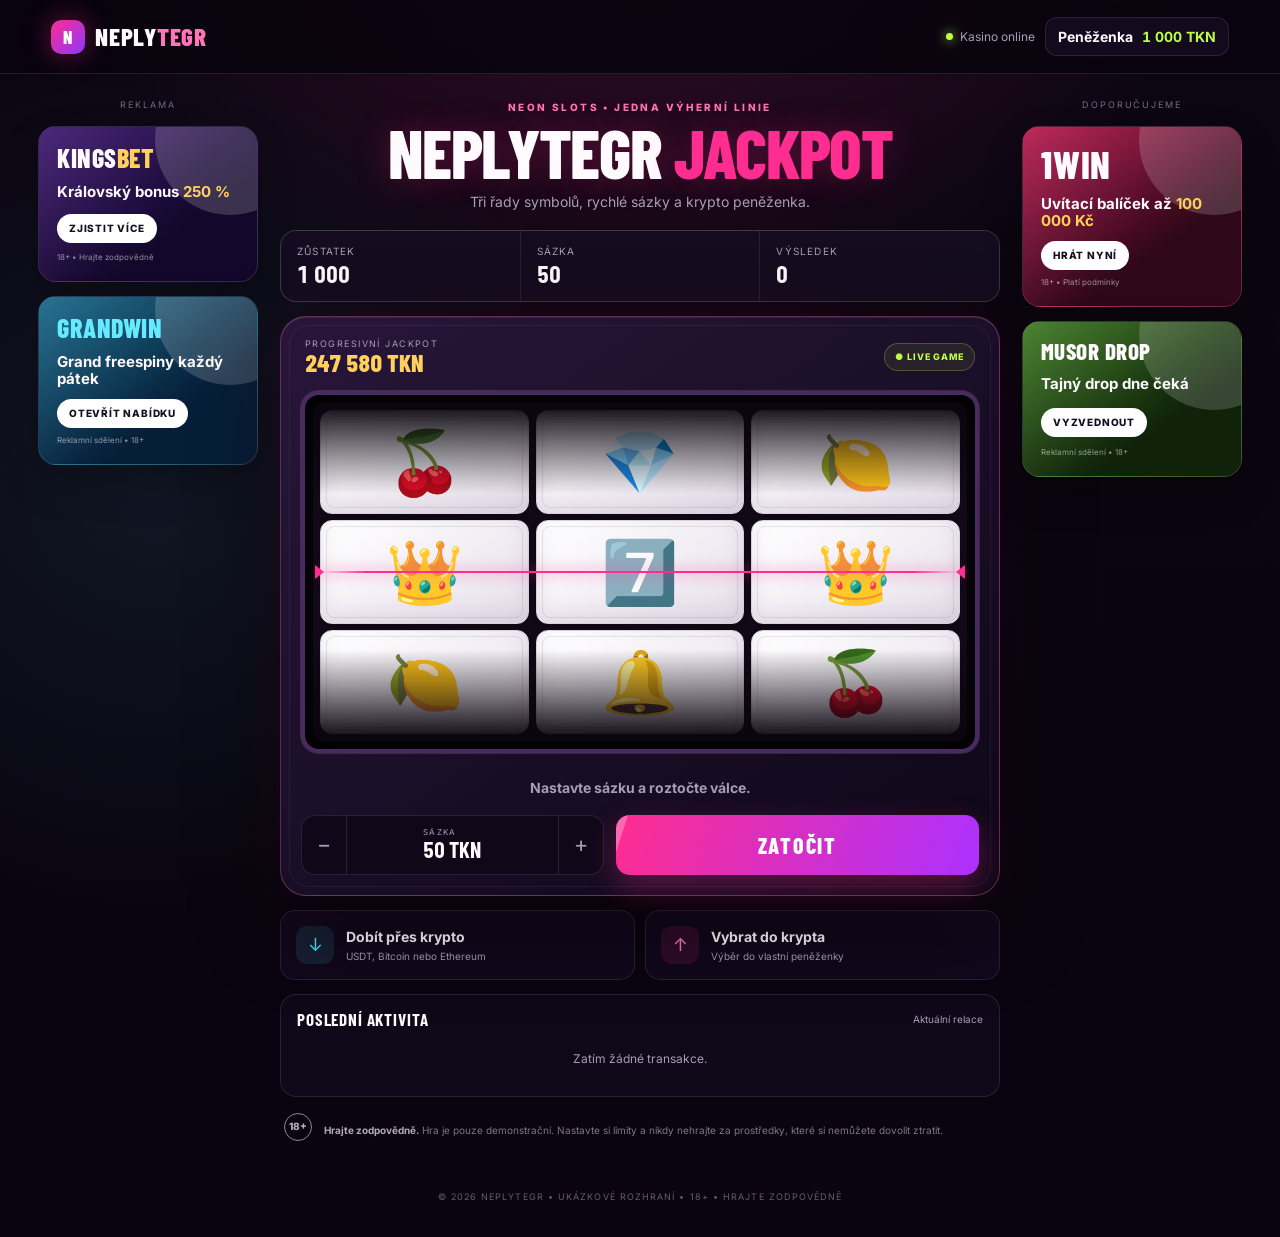
<file: kasino/index.backup-2026-11-02-seo.html>
<!doctype html>
<html lang="cs">
<head>
  <meta charset="utf-8">
  <meta name="viewport" content="width=device-width, initial-scale=1, viewport-fit=cover">
  <meta name="theme-color" content="#09040f">
  <title>NeplyTegr Casino — Neon Slots</title>
  <link rel="preconnect" href="https://fonts.googleapis.com">
  <link rel="preconnect" href="https://fonts.gstatic.com" crossorigin>
  <link href="https://fonts.googleapis.com/css2?family=Barlow+Condensed:wght@600;700;800&family=Inter:wght@400;500;600;700&display=swap" rel="stylesheet">
  <style>
    :root{--bg:#09040f;--surface:#130a1e;--surface-2:#1d102b;--surface-3:#29173b;--ink:#fffafd;--muted:#a99db4;--pink:#ff2d8f;--pink-2:#ff75b7;--cyan:#48e5ff;--lime:#bcff43;--gold:#ffd15c;--red:#ff5e6c;--line:rgba(255,255,255,.1);--display:"Barlow Condensed",Impact,sans-serif;--sans:Inter,system-ui,sans-serif;color-scheme:dark}
    *{box-sizing:border-box}html{scroll-behavior:smooth}body{min-height:100%;margin:0;background:radial-gradient(circle at 50% -20%,rgba(255,45,143,.22),transparent 38rem),radial-gradient(circle at 12% 40%,rgba(72,229,255,.08),transparent 28rem),linear-gradient(180deg,#0c0612 0%,var(--bg) 70%);color:var(--ink);font:14px/1.5 var(--sans)}button,input,select{font:inherit}button{cursor:pointer}button:disabled{cursor:not-allowed;opacity:.45}:focus-visible{outline:3px solid var(--cyan);outline-offset:3px}
    .ambient{position:fixed;inset:0;pointer-events:none;opacity:.22;background-image:linear-gradient(rgba(255,255,255,.02) 1px,transparent 1px),linear-gradient(90deg,rgba(255,255,255,.02) 1px,transparent 1px);background-size:36px 36px;mask-image:linear-gradient(to bottom,#000,transparent 85%)}
    .topbar{height:74px;position:sticky;top:0;z-index:20;display:flex;align-items:center;justify-content:space-between;padding:0 max(24px,4vw);background:rgba(9,4,15,.86);border-bottom:1px solid var(--line);backdrop-filter:blur(18px)}.logo{display:flex;align-items:center;gap:10px;font:800 25px/1 var(--display);letter-spacing:.03em;text-transform:uppercase}.logo-mark{width:34px;height:34px;display:grid;place-items:center;border-radius:10px;background:linear-gradient(135deg,var(--pink),#8b36ff);box-shadow:0 0 28px rgba(255,45,143,.4);font-size:18px}.logo em{font-style:normal;color:var(--pink-2)}.top-actions{display:flex;align-items:center;gap:10px}.status-pill{display:flex;align-items:center;gap:7px;color:var(--muted);font-size:12px}.status-pill::before{content:"";width:7px;height:7px;border-radius:50%;background:var(--lime);box-shadow:0 0 12px var(--lime)}.wallet-mini{border:1px solid var(--line);border-radius:12px;padding:8px 12px;background:var(--surface);font-weight:700}.wallet-mini span{color:var(--lime);margin-left:6px;font-variant-numeric:tabular-nums}
    .layout{width:min(1500px,100%);margin:0 auto;padding:24px;display:grid;grid-template-columns:minmax(170px,220px) minmax(460px,720px) minmax(170px,220px);gap:22px;align-items:start;justify-content:center}.ad-rail{position:sticky;top:98px;display:grid;gap:14px}.rail-label{text-align:center;color:#756a80;text-transform:uppercase;letter-spacing:.22em;font-size:9px}.ad{position:relative;min-height:156px;overflow:hidden;border:1px solid rgba(255,255,255,.12);border-radius:18px;padding:18px;display:flex;flex-direction:column;justify-content:space-between;isolation:isolate;box-shadow:0 18px 40px rgba(0,0,0,.2)}.ad::before{content:"";position:absolute;width:150px;height:150px;border-radius:50%;right:-48px;top:-62px;background:rgba(255,255,255,.17);z-index:-1}.ad::after{content:"";position:absolute;inset:0;background:linear-gradient(135deg,rgba(255,255,255,.1),transparent 55%);z-index:-1}.ad.king{background:linear-gradient(145deg,#38116d,#13082b 66%)}.ad.grand{background:linear-gradient(145deg,#0f6385,#071e38 66%)}.ad.one{background:linear-gradient(145deg,#b51248,#2e0818 66%)}.ad.drop{background:linear-gradient(145deg,#37761b,#10220a 66%)}.ad-brand{font:800 26px/1 var(--display);text-transform:uppercase;letter-spacing:.02em}.ad-brand i{font-style:normal;color:var(--gold)}.one .ad-brand{font-size:38px}.drop .ad-brand{font-size:23px}.grand .ad-brand{color:#67e9ff}.ad-copy{font-weight:700;font-size:15px;line-height:1.15;margin:12px 0}.ad-copy b{color:var(--gold)}.ad-cta{align-self:flex-start;border:0;border-radius:999px;background:#fff;color:#160d1f;padding:7px 12px;font-size:10px;font-weight:800;text-transform:uppercase;letter-spacing:.08em}.ad small{font-size:8px;color:rgba(255,255,255,.54);margin-top:6px}
    main{min-width:0}.hero{text-align:center;margin:2px 0 18px}.eyebrow{color:var(--pink-2);text-transform:uppercase;letter-spacing:.24em;font-size:10px;font-weight:800}h1{font:800 clamp(40px,7vw,68px)/.86 var(--display);text-transform:uppercase;letter-spacing:-.02em;margin:8px 0 10px;text-shadow:0 0 35px rgba(255,45,143,.28)}h1 span{color:var(--pink)}.hero p{color:var(--muted);margin:0}
    .stats{display:grid;grid-template-columns:repeat(3,1fr);gap:1px;background:var(--line);border:1px solid var(--line);border-radius:16px;overflow:hidden;margin-bottom:14px}.stat{background:rgba(19,10,30,.88);padding:13px 16px}.stat small{display:block;color:var(--muted);font-size:10px;text-transform:uppercase;letter-spacing:.12em;margin-bottom:3px}.stat strong{font:700 24px/1 var(--display);font-variant-numeric:tabular-nums}.stat strong.positive{color:var(--lime)}.stat strong.negative{color:var(--red)}
    .machine{position:relative;border:1px solid rgba(255,117,183,.32);border-radius:26px;padding:20px;background:linear-gradient(145deg,rgba(41,23,59,.96),rgba(15,7,24,.98));box-shadow:0 28px 90px rgba(0,0,0,.45),0 0 60px rgba(255,45,143,.08),inset 0 1px rgba(255,255,255,.08)}.machine::before{content:"";position:absolute;inset:8px;border:1px solid rgba(255,255,255,.055);border-radius:20px;pointer-events:none}.machine-head{display:flex;justify-content:space-between;align-items:center;gap:12px;margin-bottom:14px;padding:0 4px}.jackpot small{display:block;color:var(--muted);font-size:9px;text-transform:uppercase;letter-spacing:.16em}.jackpot strong{font:800 24px/1 var(--display);color:var(--gold);font-variant-numeric:tabular-nums}.live-badge{border:1px solid rgba(188,255,67,.24);border-radius:999px;background:rgba(188,255,67,.08);color:var(--lime);padding:6px 10px;font-size:9px;font-weight:800;letter-spacing:.1em;text-transform:uppercase}
    .reel-frame{position:relative;border:4px solid #4b2a61;border-radius:18px;padding:8px;background:#07040a;box-shadow:inset 0 0 45px #000,0 0 0 1px rgba(255,255,255,.12)}.reels{position:relative;display:grid;grid-template-columns:repeat(3,1fr);gap:7px;overflow:hidden;border-radius:10px;background:#120a18;padding:7px}.reels::before,.reels::after{content:"";position:absolute;left:0;right:0;height:27%;z-index:5;pointer-events:none}.reels::before{top:0;background:linear-gradient(#0a050e,transparent)}.reels::after{bottom:0;background:linear-gradient(transparent,#0a050e)}.payline{position:absolute;left:2px;right:2px;top:50%;height:2px;z-index:8;transform:translateY(-50%);background:linear-gradient(90deg,transparent,var(--pink) 8%,var(--pink) 92%,transparent);box-shadow:0 0 14px var(--pink);pointer-events:none}.payline::before,.payline::after{content:"";position:absolute;top:50%;transform:translateY(-50%);border-top:7px solid transparent;border-bottom:7px solid transparent}.payline::before{left:0;border-left:9px solid var(--pink)}.payline::after{right:0;border-right:9px solid var(--pink)}.reel{display:grid;grid-template-rows:repeat(3,clamp(72px,13vw,104px));gap:6px;transition:filter .2s}.symbol{position:relative;display:grid;place-items:center;border:1px solid #d8d0dc;border-radius:12px;background:linear-gradient(145deg,#fff,#e7e0eb);box-shadow:inset 0 -10px 22px rgba(64,28,82,.1),0 4px 8px rgba(0,0,0,.25);font-size:clamp(39px,7vw,62px);line-height:1;color:#171019;user-select:none;transform:translateZ(0)}.symbol::after{content:"";position:absolute;inset:5px;border:1px solid rgba(62,26,79,.1);border-radius:8px;pointer-events:none}.symbol.win{animation:winPulse .65s ease-in-out infinite alternate;background:linear-gradient(145deg,#fff7ce,#ffd86e);border-color:#fff0a0;box-shadow:0 0 28px rgba(255,209,92,.75),inset 0 0 18px rgba(255,255,255,.8)}.reel.spinning .symbol{animation:reelRush .115s linear infinite}@keyframes reelRush{0%{transform:translateY(-6px)}50%{transform:translateY(6px)}100%{transform:translateY(-6px)}}@keyframes winPulse{to{transform:scale(1.06)}}
    .message{min-height:46px;display:flex;align-items:center;justify-content:center;text-align:center;margin:12px 0 4px;color:var(--muted);font-weight:700}.message.win{color:var(--gold);text-shadow:0 0 20px rgba(255,209,92,.25)}.message.lose{color:#b6a9bd}.controls{display:grid;grid-template-columns:minmax(150px,1fr) minmax(190px,1.2fr);gap:12px;align-items:stretch}.bet-control{display:grid;grid-template-columns:44px 1fr 44px;background:#100818;border:1px solid var(--line);border-radius:14px;overflow:hidden}.bet-control button{border:0;background:transparent;color:var(--muted);font-size:22px}.bet-control button:hover{color:var(--ink);background:rgba(255,255,255,.05)}.bet-value{display:grid;place-items:center;border-inline:1px solid var(--line)}.bet-value small{display:block;color:var(--muted);font-size:8px;text-transform:uppercase;letter-spacing:.14em}.bet-value strong{font:700 22px/1 var(--display);color:var(--ink);font-variant-numeric:tabular-nums}.spin{position:relative;overflow:hidden;border:0;border-radius:14px;background:linear-gradient(110deg,var(--pink),#ac31ff);color:#fff;min-height:60px;padding:12px 20px;font:800 22px/1 var(--display);text-transform:uppercase;letter-spacing:.08em;box-shadow:0 12px 30px rgba(255,45,143,.3)}.spin::after{content:"";position:absolute;inset:-50% auto -50% -25%;width:25%;transform:rotate(18deg);background:rgba(255,255,255,.28);transition:left .45s}.spin:hover::after{left:120%}.spin:hover{filter:brightness(1.08)}
    .wallet-panel{margin-top:14px;display:grid;grid-template-columns:1fr 1fr;gap:10px}.wallet-action{display:flex;align-items:center;gap:12px;text-align:left;padding:15px;border:1px solid var(--line);border-radius:15px;background:rgba(19,10,30,.85);color:var(--ink)}.wallet-action:hover{border-color:rgba(255,117,183,.5);background:var(--surface-2)}.action-icon{width:38px;height:38px;display:grid;place-items:center;flex:0 0 auto;border-radius:11px;background:rgba(72,229,255,.1);color:var(--cyan);font-size:18px}.withdraw .action-icon{background:rgba(255,45,143,.12);color:var(--pink-2)}.wallet-action strong{display:block}.wallet-action small{display:block;color:var(--muted);font-size:10px;margin-top:2px}
    .session-card{margin-top:14px;border:1px solid var(--line);border-radius:16px;background:rgba(19,10,30,.7);padding:16px}.section-head{display:flex;align-items:center;justify-content:space-between;gap:10px;margin-bottom:10px}.section-head h2{font:700 17px/1 var(--display);text-transform:uppercase;letter-spacing:.05em;margin:0}.section-head span{color:var(--muted);font-size:10px}.activity{display:grid;gap:8px}.activity-empty{color:var(--muted);text-align:center;padding:12px;font-size:12px}.activity-row{display:grid;grid-template-columns:auto 1fr auto;align-items:center;gap:10px;padding:9px 0;border-top:1px solid var(--line)}.activity-row:first-child{border-top:0}.activity-dot{width:28px;height:28px;display:grid;place-items:center;border-radius:9px;background:var(--surface-3);font-size:12px}.activity-copy b{display:block;font-size:11px}.activity-copy small{display:block;color:var(--muted);font-size:9px}.activity-amount{font-weight:800;font-size:11px;color:var(--lime)}.activity-amount.out{color:var(--pink-2)}.responsible{display:flex;align-items:flex-start;gap:12px;margin:16px 4px 0;color:#817588;font-size:10px}.responsible b{color:#b4a7bc}.age{border:1px solid #8e8395;border-radius:50%;width:28px;height:28px;display:grid;place-items:center;flex:0 0 auto;font-weight:800;color:#b9aec0}.mobile-ads{display:none}footer{text-align:center;padding:18px 20px 34px;color:#675d70;font-size:9px;text-transform:uppercase;letter-spacing:.12em}
    .modal{position:fixed;inset:0;z-index:60;display:grid;place-items:center;padding:20px;background:rgba(4,1,7,.82);backdrop-filter:blur(12px)}.modal[hidden]{display:none}.dialog{width:min(520px,100%);max-height:min(760px,92vh);overflow:auto;border:1px solid rgba(255,255,255,.15);border-radius:24px;background:linear-gradient(155deg,#20112e,#100817 75%);box-shadow:0 34px 100px #000;padding:22px}.dialog-head{display:flex;align-items:center;justify-content:space-between;gap:12px}.dialog-head h2{margin:0;font:800 28px/1 var(--display);text-transform:uppercase}.close{width:38px;height:38px;border:1px solid var(--line);border-radius:11px;background:transparent;color:var(--muted);font-size:20px}.close:hover{color:#fff;background:rgba(255,255,255,.05)}.tabs{display:grid;grid-template-columns:1fr 1fr;gap:5px;margin:18px 0;padding:4px;border-radius:13px;background:#0d0613}.tabs button{border:0;border-radius:10px;background:transparent;color:var(--muted);padding:10px;font-weight:700}.tabs button.active{background:var(--surface-3);color:#fff;box-shadow:0 5px 15px rgba(0,0,0,.25)}.demo-note{border:1px solid rgba(72,229,255,.18);border-radius:12px;background:rgba(72,229,255,.06);color:#a9dbe4;padding:10px 12px;font-size:10px;margin-bottom:14px}.field{display:block;margin-bottom:13px;color:var(--muted);font-size:10px;text-transform:uppercase;letter-spacing:.09em}.field input,.field select{width:100%;margin-top:6px;border:1px solid var(--line);border-radius:12px;background:#0b0510;color:#fff;padding:13px 14px;outline:0}.field input:focus,.field select:focus{border-color:var(--pink)}.asset-grid{display:grid;grid-template-columns:repeat(3,1fr);gap:8px;margin:6px 0 14px}.asset{border:1px solid var(--line);border-radius:13px;background:#0d0613;color:var(--muted);padding:10px 8px;font-weight:700}.asset span{display:block;font-size:17px;margin-bottom:3px}.asset.active{border-color:var(--pink);background:rgba(255,45,143,.09);color:#fff}.quote{display:flex;justify-content:space-between;gap:16px;padding:12px;border-radius:12px;background:#0d0613;color:var(--muted);font-size:11px;margin-bottom:13px}.quote b{color:var(--lime);text-align:right}.address-box{display:grid;grid-template-columns:1fr auto;gap:8px;margin-bottom:13px}.address{min-width:0;overflow:hidden;text-overflow:ellipsis;white-space:nowrap;border:1px dashed rgba(255,255,255,.2);border-radius:12px;padding:12px;background:#0b0510;color:#c9bccf;font:11px ui-monospace,monospace}.copy{border:1px solid var(--line);border-radius:12px;background:var(--surface-3);color:#fff;padding:0 14px;font-weight:700}.confirm{width:100%;border:0;border-radius:13px;background:linear-gradient(110deg,var(--pink),#a530ff);color:#fff;padding:14px;font-weight:800;box-shadow:0 10px 25px rgba(255,45,143,.2)}.confirm:hover{filter:brightness(1.1)}.notice{border:1px solid rgba(255,209,92,.25);border-radius:12px;background:rgba(255,209,92,.07);color:#d8c997;padding:12px;font-size:10px;margin-bottom:13px}.notice strong{display:block;color:var(--gold);font-size:11px;margin-bottom:3px}.check{display:grid;grid-template-columns:auto 1fr;gap:10px;align-items:start;margin:12px 0 15px;color:#c0b4c7;font-size:10px}.check input{width:17px;height:17px;margin:1px 0;accent-color:var(--pink)}.error{min-height:17px;color:var(--red);font-size:10px;margin-top:-6px;margin-bottom:6px}.toast{position:fixed;left:50%;bottom:24px;z-index:90;transform:translate(-50%,20px);opacity:0;pointer-events:none;border:1px solid rgba(255,255,255,.14);border-radius:12px;background:#21142d;color:#fff;padding:11px 15px;box-shadow:0 16px 50px #000;font-size:11px;font-weight:700;transition:.25s}.toast.show{opacity:1;transform:translate(-50%,0)}
    @media(max-width:1080px){.layout{grid-template-columns:minmax(0,720px);max-width:780px}.ad-rail{display:none}.mobile-ads{display:grid;grid-template-columns:repeat(4,minmax(145px,1fr));gap:10px;overflow-x:auto;margin:18px -4px 0;padding:4px 4px 10px;scrollbar-width:thin}.mobile-ads .ad{min-height:125px}.mobile-ads .ad-copy{font-size:12px}.mobile-ads .ad-brand{font-size:22px}.mobile-ads .one .ad-brand{font-size:30px}}@media(max-width:620px){.topbar{height:64px;padding:0 14px}.logo{font-size:20px}.logo-mark{width:30px;height:30px}.status-pill{display:none}.wallet-mini{font-size:11px}.layout{padding:16px 12px}.hero{margin-top:0}.hero p{font-size:11px}.stats{border-radius:13px}.stat{padding:10px}.stat strong{font-size:20px}.machine{border-radius:20px;padding:13px}.machine::before{inset:5px;border-radius:16px}.reel-frame{padding:5px;border-width:3px}.reels{gap:4px;padding:4px}.reel{grid-template-rows:repeat(3,clamp(65px,22vw,88px));gap:4px}.symbol{border-radius:8px;font-size:clamp(34px,13vw,54px)}.controls{grid-template-columns:1fr}.bet-control{min-height:52px}.spin{min-height:58px}.wallet-panel{grid-template-columns:1fr}.dialog{padding:17px;border-radius:19px}.mobile-ads{grid-template-columns:repeat(4,160px)}}@media(prefers-reduced-motion:reduce){html{scroll-behavior:auto}.reel.spinning .symbol,.symbol.win{animation:none}.spin::after,.toast{transition:none}}
  </style>
</head>
<body>
  <div class="ambient"></div>
  <header class="topbar"><div class="logo"><span class="logo-mark">N</span><span>Neply<em>Tegr</em></span></div><div class="top-actions"><div class="status-pill">Kasino online</div><div class="wallet-mini">Peněženka <span><b id="miniBalance">1 000</b> TKN</span></div></div></header>
  <div class="layout">
    <aside class="ad-rail" aria-label="Reklamní partneři"><div class="rail-label">Reklama</div><article class="ad king"><div><div class="ad-brand">Kings<i>Bet</i></div><div class="ad-copy">Královský bonus <b>250 %</b></div></div><button class="ad-cta" data-ad="KingsBet">Zjistit více</button><small>18+ • Hrajte zodpovědně</small></article><article class="ad grand"><div><div class="ad-brand">GrandWin</div><div class="ad-copy">Grand freespiny každý pátek</div></div><button class="ad-cta" data-ad="GrandWin">Otevřít nabídku</button><small>Reklamní sdělení • 18+</small></article></aside>
    <main>
      <section class="hero"><div class="eyebrow">Neon slots • jedna výherní linie</div><h1>NeplyTegr <span>Jackpot</span></h1><p>Tři řady symbolů, rychlé sázky a krypto peněženka.</p></section>
      <section class="stats" aria-label="Stav hry"><div class="stat"><small>Zůstatek</small><strong id="balance">1 000</strong></div><div class="stat"><small>Sázka</small><strong id="statBet">50</strong></div><div class="stat"><small>Výsledek</small><strong id="net">0</strong></div></section>
      <section class="machine" aria-label="Výherní automat">
        <div class="machine-head"><div class="jackpot"><small>Progresivní jackpot</small><strong id="jackpot">247 580 TKN</strong></div><div class="live-badge">● Live game</div></div>
        <div class="reel-frame"><div class="reels" id="reels" aria-label="Tři válce automatu"><div class="payline" aria-hidden="true"></div><div class="reel" id="reel0"><div class="symbol">🍒</div><div class="symbol">👑</div><div class="symbol">🍋</div></div><div class="reel" id="reel1"><div class="symbol">💎</div><div class="symbol">7️⃣</div><div class="symbol">🔔</div></div><div class="reel" id="reel2"><div class="symbol">🍋</div><div class="symbol">👑</div><div class="symbol">🍒</div></div></div></div>
        <div class="message" id="message" aria-live="polite">Nastavte sázku a roztočte válce.</div>
        <div class="controls"><div class="bet-control" aria-label="Výše sázky"><button id="betDown" aria-label="Snížit sázku">−</button><div class="bet-value"><div><small>Sázka</small><strong><span id="bet">50</span> TKN</strong></div></div><button id="betUp" aria-label="Zvýšit sázku">+</button></div><button class="spin" id="spin">Zatočit</button></div>
      </section>
      <section class="wallet-panel" aria-label="Krypto peněženka"><button class="wallet-action" data-open="deposit"><span class="action-icon">↓</span><span><strong>Dobít přes krypto</strong><small>USDT, Bitcoin nebo Ethereum</small></span></button><button class="wallet-action withdraw" data-open="withdraw"><span class="action-icon">↑</span><span><strong>Vybrat do krypta</strong><small>Výběr do vlastní peněženky</small></span></button></section>
      <section class="session-card"><div class="section-head"><h2>Poslední aktivita</h2><span>Aktuální relace</span></div><div class="activity" id="activity"><div class="activity-empty">Zatím žádné transakce.</div></div></section>
      <section class="mobile-ads" aria-label="Reklamní partneři na mobilu"><article class="ad king"><div><div class="ad-brand">Kings<i>Bet</i></div><div class="ad-copy">Bonus <b>250 %</b></div></div><button class="ad-cta" data-ad="KingsBet">Více</button></article><article class="ad grand"><div><div class="ad-brand">GrandWin</div><div class="ad-copy">Grand freespiny</div></div><button class="ad-cta" data-ad="GrandWin">Více</button></article><article class="ad one"><div><div class="ad-brand">1WIN</div><div class="ad-copy">Startovní balíček</div></div><button class="ad-cta" data-ad="1WIN">Více</button></article><article class="ad drop"><div><div class="ad-brand">Musor Drop</div><div class="ad-copy">Drop dne</div></div><button class="ad-cta" data-ad="Musor Drop">Více</button></article></section>
      <div class="responsible"><span class="age">18+</span><p><b>Hrajte zodpovědně.</b> Hra je pouze demonstrační. Nastavte si limity a nikdy nehrajte za prostředky, které si nemůžete dovolit ztratit.</p></div>
    </main>
    <aside class="ad-rail" aria-label="Reklamní partneři"><div class="rail-label">Doporučujeme</div><article class="ad one"><div><div class="ad-brand">1WIN</div><div class="ad-copy">Uvítací balíček až <b>100 000 Kč</b></div></div><button class="ad-cta" data-ad="1WIN">Hrát nyní</button><small>18+ • Platí podmínky</small></article><article class="ad drop"><div><div class="ad-brand">Musor Drop</div><div class="ad-copy">Tajný drop dne čeká</div></div><button class="ad-cta" data-ad="Musor Drop">Vyzvednout</button><small>Reklamní sdělení • 18+</small></article></aside>
  </div>
  <footer>© 2026 NeplyTegr • Ukázkové rozhraní • 18+ • Hrajte zodpovědně</footer>
  <div class="modal" id="walletModal" hidden role="dialog" aria-modal="true" aria-labelledby="walletTitle"><div class="dialog"><div class="dialog-head"><h2 id="walletTitle">Krypto peněženka</h2><button class="close" id="closeModal" aria-label="Zavřít">×</button></div><div class="tabs" role="tablist"><button id="depositTab" role="tab" aria-selected="true">Dobít tokeny</button><button id="withdrawTab" role="tab" aria-selected="false">Vybrat tokeny</button></div><div class="demo-note">Toto je funkční demo rozhraní. Nevytváří skutečné blockchainové transakce ani nepřijímá reálné kryptoměny.</div>
    <form id="depositPanel"><label class="field">Vyberte kryptoměnu</label><div class="asset-grid" data-group="depositAsset"><button type="button" class="asset active" data-asset="USDT" data-rate="25"><span>₮</span>USDT</button><button type="button" class="asset" data-asset="BTC" data-rate="1650000"><span>₿</span>BTC</button><button type="button" class="asset" data-asset="ETH" data-rate="95000"><span>Ξ</span>ETH</button></div><label class="field">Částka v kryptu<input id="depositAmount" type="number" min="0" step="any" value="20" inputmode="decimal"></label><div class="quote"><span>Obdržíte přibližně</span><b id="depositQuote">500 TKN</b></div><label class="field">Síť<select id="depositNetwork"><option>TRC20</option><option>ERC20</option><option>Bitcoin</option></select></label><label class="field">Vkladová adresa</label><div class="address-box"><div class="address" id="depositAddress">TNeplyTegrDemo8F3k2Q9Wallet</div><button class="copy" type="button" id="copyAddress">Kopírovat</button></div><div class="error" id="depositError"></div><button class="confirm" type="submit" id="confirmDeposit">Potvrdit odeslání krypta</button></form>
    <form id="withdrawPanel" hidden><div class="notice"><strong>Důležité upozornění</strong>Transakci zpracovává třetí strana. Potvrzením výběru berete na vědomí, že NeplyTegr nemůže ručit za prostředky po jejich odeslání ani za chybu v adrese nebo zvolené síti.</div><label class="field">Vyberte kryptoměnu</label><div class="asset-grid" data-group="withdrawAsset"><button type="button" class="asset active" data-asset="USDT" data-rate="25"><span>₮</span>USDT</button><button type="button" class="asset" data-asset="BTC" data-rate="1650000"><span>₿</span>BTC</button><button type="button" class="asset" data-asset="ETH" data-rate="95000"><span>Ξ</span>ETH</button></div><label class="field">Počet tokenů<input id="withdrawAmount" type="number" min="100" step="1" value="500" inputmode="numeric"></label><div class="quote"><span>Odešleme přibližně</span><b id="withdrawQuote">20 USDT</b></div><label class="field">Síť<select id="withdrawNetwork"><option>TRC20</option><option>ERC20</option><option>Bitcoin</option></select></label><label class="field">Adresa vaší peněženky<input id="withdrawAddress" autocomplete="off" placeholder="Vložte adresu peněženky"></label><label class="check"><input type="checkbox" id="withdrawConsent"><span>Rozumím, že transakci zpracovává třetí strana, a potvrzuji správnost adresy a sítě.</span></label><div class="error" id="withdrawError"></div><button class="confirm" type="submit" id="confirmWithdraw">Potvrdit výběr</button></form>
  </div></div><div class="toast" id="toast" role="status" aria-live="polite"></div>
  <script>
    const SYMBOLS=['🍒','🍒','🍒','🍋','🍋','🍋','🔔','🔔','💎','7️⃣','👑'];const MULTIPLIERS={'🍒':4,'🍋':5,'🔔':8,'💎':12,'7️⃣':25,'👑':100};const BETS=[10,25,50,100,250,500];const ADDRESSES={USDT:'TNeplyTegrDemo8F3k2Q9Wallet',BTC:'bc1qneplytegrdemowallet9c7a',ETH:'0xNeplyTegrDemo42a8F7e91'};const $=id=>document.getElementById(id);const number=value=>new Intl.NumberFormat('cs-CZ',{maximumFractionDigits:6}).format(value);const randomSymbol=()=>SYMBOLS[crypto.getRandomValues(new Uint32Array(1))[0]%SYMBOLS.length];const wait=ms=>new Promise(resolve=>setTimeout(resolve,ms));let balance=1000,net=0,betIndex=2,spinning=false,jackpot=247580;let depositAsset={name:'USDT',rate:25},withdrawAsset={name:'USDT',rate:25};const activities=[];
    function renderStats(){$('balance').textContent=number(balance);$('miniBalance').textContent=number(balance);$('bet').textContent=BETS[betIndex];$('statBet').textContent=BETS[betIndex];$('net').textContent=(net>0?'+':net<0?'−':'')+number(Math.abs(net));$('net').className=net>0?'positive':net<0?'negative':'';$('jackpot').textContent=number(jackpot)+' TKN'}function setMessage(text,state=''){$('message').textContent=text;$('message').className='message '+state}function setColumn(index,values){const cells=$('reel'+index).querySelectorAll('.symbol');cells.forEach((cell,i)=>{cell.textContent=values[i];cell.classList.remove('win')})}function addActivity(icon,title,detail,amount,out=false){activities.unshift({icon,title,detail,amount,out});activities.splice(4);$('activity').innerHTML=activities.map(a=>`<div class="activity-row"><span class="activity-dot">${a.icon}</span><span class="activity-copy"><b>${a.title}</b><small>${a.detail}</small></span><span class="activity-amount ${a.out?'out':''}">${a.amount}</span></div>`).join('')}function toast(text){const t=$('toast');t.textContent=text;t.classList.add('show');clearTimeout(toast.timer);toast.timer=setTimeout(()=>t.classList.remove('show'),2300)}
    $('betDown').addEventListener('click',()=>{if(!spinning&&betIndex>0){betIndex--;renderStats()}});$('betUp').addEventListener('click',()=>{if(!spinning&&betIndex<BETS.length-1){betIndex++;renderStats()}});$('spin').addEventListener('click',spin);async function spin(){const currentBet=BETS[betIndex];if(spinning)return;if(balance<currentBet){setMessage('Nemáte dostatek tokenů. Dobijte peněženku.','lose');return}spinning=true;$('spin').disabled=true;$('betDown').disabled=true;$('betUp').disabled=true;balance-=currentBet;net-=currentBet;jackpot+=Math.max(1,Math.floor(currentBet*.03));renderStats();setMessage('Válce se roztáčejí…');const results=Array.from({length:3},()=>[randomSymbol(),randomSymbol(),randomSymbol()]);const timers=[0,1,2].map(index=>{$('reel'+index).classList.add('spinning');return setInterval(()=>setColumn(index,[randomSymbol(),randomSymbol(),randomSymbol()]),72)});for(let index=0;index<3;index++){await wait(index===0?760:360);clearInterval(timers[index]);setColumn(index,results[index]);$('reel'+index).classList.remove('spinning')}const line=results.map(column=>column[1]);let win=0;if(line[0]===line[1]&&line[1]===line[2])win=currentBet*MULTIPLIERS[line[0]];else if(line[0]===line[1]||line[1]===line[2]||line[0]===line[2])win=Math.ceil(currentBet*.5);if(win){balance+=win;net+=win;document.querySelectorAll('.reel .symbol:nth-child(2)').forEach(c=>c.classList.add('win'));setMessage(`Výhra ${number(win)} tokenů!`,'win');addActivity('✦','Výhra na automatu','Výherní linie '+line.join(' '),'+'+number(win)+' TKN')}else setMessage('Tentokrát bez výhry. Zkuste další otočku.','lose');spinning=false;$('spin').disabled=false;$('betDown').disabled=false;$('betUp').disabled=false;renderStats()}
    const modal=$('walletModal');function switchPanel(type){const deposit=type==='deposit';$('depositPanel').hidden=!deposit;$('withdrawPanel').hidden=deposit;$('depositTab').classList.toggle('active',deposit);$('withdrawTab').classList.toggle('active',!deposit);$('depositTab').setAttribute('aria-selected',deposit);$('withdrawTab').setAttribute('aria-selected',!deposit);$('walletTitle').textContent=deposit?'Dobít přes krypto':'Výběr do krypta'}function openWallet(type){switchPanel(type);modal.hidden=false;document.body.style.overflow='hidden';$('closeModal').focus()}function closeWallet(){modal.hidden=true;document.body.style.overflow=''}document.querySelectorAll('[data-open]').forEach(button=>button.addEventListener('click',()=>openWallet(button.dataset.open)));$('depositTab').addEventListener('click',()=>switchPanel('deposit'));$('withdrawTab').addEventListener('click',()=>switchPanel('withdraw'));$('closeModal').addEventListener('click',closeWallet);modal.addEventListener('click',event=>{if(event.target===modal)closeWallet()});document.addEventListener('keydown',event=>{if(event.key==='Escape'&&!modal.hidden)closeWallet()});
    document.querySelectorAll('[data-group]').forEach(group=>group.querySelectorAll('.asset').forEach(button=>button.addEventListener('click',()=>{group.querySelectorAll('.asset').forEach(item=>item.classList.toggle('active',item===button));const value={name:button.dataset.asset,rate:Number(button.dataset.rate)};if(group.dataset.group==='depositAsset'){depositAsset=value;$('depositAddress').textContent=ADDRESSES[value.name];updateDepositQuote()}else{withdrawAsset=value;updateWithdrawQuote()}})));function updateDepositQuote(){const amount=Number($('depositAmount').value);$('depositQuote').textContent=Number.isFinite(amount)&&amount>0?number(Math.floor(amount*depositAsset.rate))+' TKN':'—'}function updateWithdrawQuote(){const amount=Number($('withdrawAmount').value);$('withdrawQuote').textContent=Number.isFinite(amount)&&amount>0?number(amount/withdrawAsset.rate)+' '+withdrawAsset.name:'—'}$('depositAmount').addEventListener('input',updateDepositQuote);$('withdrawAmount').addEventListener('input',updateWithdrawQuote);$('copyAddress').addEventListener('click',async()=>{try{await navigator.clipboard.writeText($('depositAddress').textContent);toast('Adresa zkopírována')}catch{toast('Označte a zkopírujte adresu ručně')}});
    $('depositPanel').addEventListener('submit',async event=>{event.preventDefault();const amount=Number($('depositAmount').value),tokens=Math.floor(amount*depositAsset.rate);$('depositError').textContent='';if(!Number.isFinite(amount)||amount<=0||tokens<1){$('depositError').textContent='Zadejte platnou částku.';return}const button=$('confirmDeposit');button.disabled=true;button.textContent='Čekáme na potvrzení sítě…';await wait(1100);balance+=tokens;renderStats();addActivity('↓','Krypto vklad',`${number(amount)} ${depositAsset.name} • ${$('depositNetwork').value}`,'+'+number(tokens)+' TKN');button.disabled=false;button.textContent='Potvrdit odeslání krypta';closeWallet();setMessage(`Peněženka dobita o ${number(tokens)} tokenů.`,'win');toast('Vklad byl v demu potvrzen')});
    $('withdrawPanel').addEventListener('submit',async event=>{event.preventDefault();const amount=Math.floor(Number($('withdrawAmount').value)),address=$('withdrawAddress').value.trim();$('withdrawError').textContent='';if(!Number.isFinite(amount)||amount<100){$('withdrawError').textContent='Minimální výběr je 100 tokenů.';return}if(amount>balance){$('withdrawError').textContent='Na výběr nemáte dostatek tokenů.';return}if(address.length<12){$('withdrawError').textContent='Zadejte platnou adresu peněženky.';return}if(!$('withdrawConsent').checked){$('withdrawError').textContent='Před výběrem potvrďte upozornění.';return}const button=$('confirmWithdraw');button.disabled=true;button.textContent='Předáváme třetí straně…';await wait(1200);balance-=amount;renderStats();addActivity('↑','Krypto výběr',`${number(amount/withdrawAsset.rate)} ${withdrawAsset.name} • zpracovává se`,'−'+number(amount)+' TKN',true);button.disabled=false;button.textContent='Potvrdit výběr';$('withdrawAddress').value='';$('withdrawConsent').checked=false;closeWallet();setMessage('Výběr byl předán třetí straně ke zpracování.');toast('Výběr je v demu ve zpracování')});document.querySelectorAll('[data-ad]').forEach(button=>button.addEventListener('click',()=>toast(`${button.dataset.ad}: ukázková reklamní plocha`)));renderStats();updateDepositQuote();updateWithdrawQuote();switchPanel('deposit');
  </script>
</body>
</html>
</file>
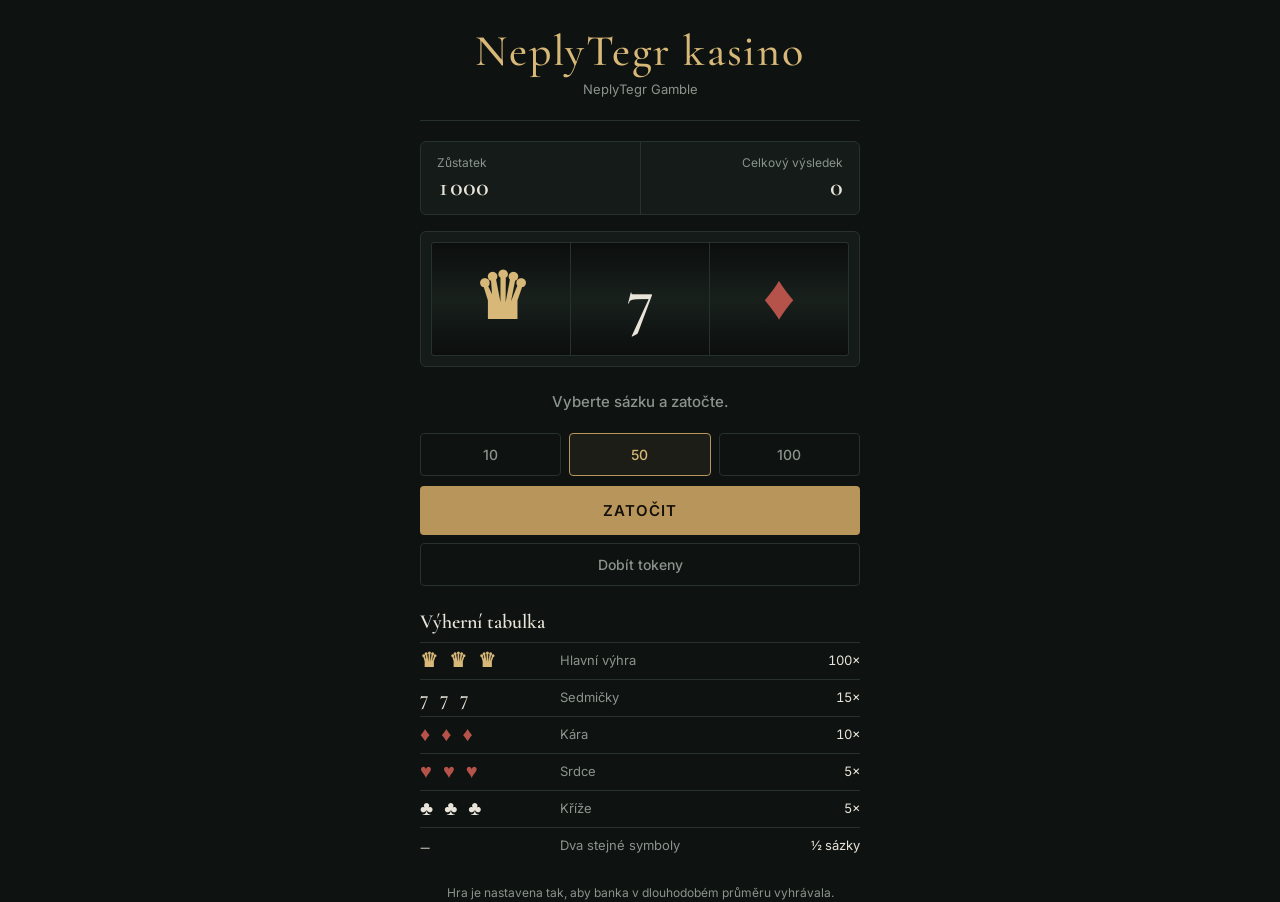
<file: kasino/index.backup-2026-11-02.html>
<!DOCTYPE html>
<html lang="cs">
<head>
<meta charset="utf-8">
<meta name="viewport" content="width=device-width, initial-scale=1, viewport-fit=cover">
<title>NeplyTegr kasino</title>
<link href="https://fonts.googleapis.com/css2?family=Cormorant+Garamond:wght@500;600&family=Inter:wght@400;500;600&display=swap" rel="stylesheet">
<style>
:root{
  --bg:#0e1210;--panel:#151b18;--panel2:#1a221e;--line:#27322c;
  --brass:#b8955a;--brass-hi:#d8b878;--text:#e8e4da;--muted:#8a948d;--red:#b5524a;--green:#6aa386;
  --serif:"Cormorant Garamond",Georgia,serif;--sans:Inter,system-ui,sans-serif;
  color-scheme:dark;
}
*{box-sizing:border-box}
html,body{height:100%}
body{margin:0;background:var(--bg);color:var(--text);font:15px/1.5 var(--sans);display:flex;justify-content:center;
  padding:max(28px,env(safe-area-inset-top)) 16px max(28px,env(safe-area-inset-bottom));overflow-y:auto}
.wrap{width:100%;max-width:440px}
header{text-align:center;padding-bottom:20px;border-bottom:1px solid var(--line);margin-bottom:20px}
h1{font:500 clamp(34px,9vw,44px)/1.05 var(--serif);letter-spacing:.04em;margin:0;color:var(--brass-hi)}
.sub{color:var(--muted);font-size:13px;margin:6px 0 0}

.stats{display:grid;grid-template-columns:1fr 1fr;border:1px solid var(--line);border-radius:6px;background:var(--panel);margin-bottom:16px}
.stats div{padding:12px 16px}
.stats div+div{border-left:1px solid var(--line);text-align:right}
.stats small{display:block;color:var(--muted);font-size:12px}
.stats b{font:600 26px/1.15 var(--serif);font-variant-numeric:tabular-nums}
#bal{color:var(--text)}#net.neg{color:var(--red)}#net.pos{color:var(--green)}

.machine{background:var(--panel);border:1px solid var(--line);border-radius:6px;padding:10px}
.reels{display:grid;grid-template-columns:repeat(3,1fr);gap:1px;background:var(--line);border:1px solid var(--line);border-radius:3px;overflow:hidden}
.reel{height:112px;display:flex;align-items:center;justify-content:center;font:600 64px/1 var(--serif);
  background:linear-gradient(#0b0e0d,#18201c 50%,#0b0e0d);color:var(--text);transition:filter .15s}
.reel.spin{filter:blur(1.5px);color:var(--muted)}
.reel.gold{color:var(--brass-hi)}.reel.red{color:var(--red)}

.msg{min-height:44px;margin:14px 0 8px;text-align:center;font-weight:500;color:var(--muted);display:flex;align-items:center;justify-content:center}
.msg.win{color:var(--brass-hi)}.msg.lose{color:var(--muted)}

.bets{display:grid;grid-template-columns:repeat(3,1fr);gap:8px;margin-bottom:10px}
button{font:500 14px var(--sans);border-radius:4px;padding:12px;cursor:pointer;border:1px solid var(--line);background:transparent;color:var(--muted);transition:border-color .15s,color .15s}
button:hover:not(:disabled){border-color:var(--brass);color:var(--text)}
.bets button[aria-pressed=true]{border-color:var(--brass);color:var(--brass-hi);background:rgba(184,149,90,.08)}
#spin{width:100%;background:var(--brass);color:#14100a;border:0;font:600 15px var(--sans);letter-spacing:.06em;text-transform:uppercase;padding:15px}
#spin:hover:not(:disabled){background:var(--brass-hi);color:#14100a}
button:disabled{opacity:.45;cursor:default}
:focus-visible{outline:2px solid var(--brass-hi);outline-offset:2px}

table{width:100%;border-collapse:collapse;margin-top:24px;font-size:13px}
caption{text-align:left;font:600 20px var(--serif);color:var(--text);padding-bottom:8px}
th,td{padding:8px 0;border-top:1px solid var(--line);text-align:left;font-weight:400}
td:last-child,th:last-child{text-align:right;font-variant-numeric:tabular-nums}
td:first-child{font:600 20px/1 var(--serif);letter-spacing:.15em}
td.gold,.gold{color:var(--brass-hi)}td.red{color:var(--red)}
td:nth-child(2){color:var(--muted)}
.foot{margin-top:20px;color:var(--muted);font-size:12px;text-align:center}
.topup{width:100%;margin-top:8px}
#gate{position:fixed;inset:0;z-index:10;background:#f3f5f7;color:#1d2733;overflow-y:auto;padding:max(16px,env(safe-area-inset-top)) 16px max(16px,env(safe-area-inset-bottom))}
#gate[hidden]{display:none}
#gate .box{max-width:420px;margin:0 auto}
#gate .brand{display:flex;justify-content:space-between;align-items:center;padding:8px 0 16px;font:600 22px var(--sans);color:#1f5fbf}
#gate .brand span{font:400 12px var(--sans);color:#5b6877}
#gate .warn{background:#fff4d6;border:1px solid #e6c667;color:#5c4400;border-radius:4px;padding:10px 12px;font-size:13px;margin-bottom:14px}
#gate .card{background:#fff;border:1px solid #dde3ea;border-radius:6px;padding:18px;margin-bottom:14px}
#gate h2{font:600 17px var(--sans);margin:0 0 12px}
#gate label{color:#5b6877}
#gate input{background:#fff;color:#1d2733;border:1px solid #c5ced8}
#gate .sum{display:flex;justify-content:space-between;font-size:14px;color:#5b6877;margin-bottom:6px}
#gate .sum b{color:#1d2733}
#gate .quick{display:grid;grid-template-columns:repeat(4,1fr);gap:6px;margin-bottom:12px}
#gate button{color:#1d2733;border-color:#c5ced8}
#gate button:hover:not(:disabled){border-color:#1f5fbf;color:#1f5fbf}
#gate .ok{background:#1f5fbf;color:#fff;border:0;width:100%;padding:14px;font-weight:600}
#gate .ok:hover:not(:disabled){background:#194d9a;color:#fff}
#gate .back{width:100%;margin-top:8px;border:0;color:#5b6877}
#gate .err{color:#b3261e;font-size:12px;min-height:16px;margin:-4px 0 8px}
#gate :focus-visible{outline-color:#1f5fbf}
label{display:block;font-size:12px;color:var(--muted);margin-bottom:10px}
input{display:block;width:100%;margin-top:4px;padding:11px 12px;background:var(--bg);color:var(--text);border:1px solid var(--line);border-radius:4px;font:15px var(--sans)}
.row{display:grid;grid-template-columns:1fr 1fr;gap:10px}
.actions{display:grid;grid-template-columns:1fr 1fr;gap:8px;margin-top:6px}
.actions .ok{background:var(--brass);color:#14100a;border:0;font-weight:600}
@media (prefers-reduced-motion:reduce){.reel,button{transition:none}}
</style>
</head>
<body>
<div class="wrap">
  <header>
    <h1>NeplyTegr kasino</h1>
    <p class="sub">NeplyTegr Gamble</p>
  </header>

  <div class="stats">
    <div><small>Zůstatek</small><b id="bal">1000</b></div>
    <div><small>Celkový výsledek</small><b id="net">0</b></div>
  </div>

  <div class="machine">
    <div class="reels" aria-hidden="true">
      <div class="reel gold" id="r0">♛</div><div class="reel" id="r1">7</div><div class="reel red" id="r2">♦</div>
    </div>
  </div>

  <div class="msg" id="msg" aria-live="polite">Vyberte sázku a zatočte.</div>

  <div class="bets" role="group" aria-label="Sázka">
    <button data-b="10" aria-pressed="false">10</button>
    <button data-b="50" aria-pressed="true">50</button>
    <button data-b="100" aria-pressed="false">100</button>
  </div>
  <button id="spin">Zatočit</button>
  <button class="topup" id="topup">Dobít tokeny</button>

  <div id="gate" hidden role="dialog" aria-modal="true" aria-labelledby="gt">
    <div class="box">
      <div class="brand">NeplyPay <span>platební brána</span></div>
      <div class="warn"><b>Gamble pro peníze.</b>Údaje kreditních karet odesíláme do číny a Izraelu aby jsme měli peníze Za případné problémy se omlouváme.</div>
      <div class="card">
        <h2 id="gt">Dobití tokenů</h2>
        <div class="sum"><span>Obchodník</span><span>NeplyTegr kasino</span></div>
        <div class="sum"><span>Kurz</span><span>1 Kč = 1 token</span></div>
        <div class="sum"><span>K úhradě</span><b id="sum">500 Kč</b></div>
      </div>
      <div class="card">
        <label>Částka v Kč<input id="am" inputmode="numeric" autocomplete="off" value="500"></label>
        <div class="quick"><button data-a="100">100</button><button data-a="500">500</button><button data-a="1000">1000</button><button data-a="2000">2000</button></div>
        <div class="err" id="err" role="alert"></div>
        <label>Číslo karty<input id="cn" inputmode="numeric" autocomplete="off" placeholder="1234 5678 9012 3456"></label>
        <div class="row">
          <label>Platnost<input id="ce" autocomplete="off" placeholder="MM/RR"></label>
          <label>CVC<input id="cc" inputmode="numeric" autocomplete="off" placeholder="123"></label>
        </div>
        <button class="ok" id="pay">Zaplatit 500 Kč</button>
        <button class="back" id="back">Zpět do kasina</button>
      </div>
    </div>
  </div>

  <table>
    <caption>Výherní tabulka</caption>
    <tr><td class="gold">♛ ♛ ♛</td><td>Hlavní výhra</td><td>100×</td></tr>
    <tr><td>7 7 7</td><td>Sedmičky</td><td>15×</td></tr>
    <tr><td class="red">♦ ♦ ♦</td><td>Kára</td><td>10×</td></tr>
    <tr><td class="red">♥ ♥ ♥</td><td>Srdce</td><td>5×</td></tr>
    <tr><td>♣ ♣ ♣</td><td>Kříže</td><td>5×</td></tr>
    <tr><td>–</td><td>Dva stejné symboly</td><td>½ sázky</td></tr>
  </table>
  <p class="foot">Hra je nastavena tak, aby banka v dlouhodobém průměru vyhrávala.</p>
</div>

<script>
const SYM={'♥':'red','♣':'','♦':'red','7':'','♛':'gold'};
const S=[...'♥♥♥♥♥♥♣♣♣♣♣♣♦♦♦♦777♛'];
const mult={'♛':100,'7':15,'♦':10,'♥':5,'♣':5};
const $=id=>document.getElementById(id);
let bal=1000,net=0,bet=50,busy=false;
const pick=()=>S[Math.floor(Math.random()*S.length)];
const fmt=n=>(n>0?'+':n<0?'−':'')+Math.abs(n);

function show(){
  $('bal').textContent=bal;
  const n=$('net');n.textContent=fmt(net);n.className=net<0?'neg':net>0?'pos':'';
}
function paint(i,s,spin){const r=$('r'+i);r.textContent=s;r.className='reel '+(SYM[s]||'')+(spin?' spin':'');}
function setMsg(t,c){const m=$('msg');m.textContent=t;m.className='msg '+(c||'');}

document.querySelectorAll('[data-b]').forEach(b=>b.onclick=()=>{
  if(busy)return;bet=+b.dataset.b;
  document.querySelectorAll('[data-b]').forEach(x=>x.setAttribute('aria-pressed',x===b));
});

$('spin').onclick=()=>{
  if(busy)return;
  if(bal<10){bal=1000;net=0;show();setMsg('Nová hra. Zůstatek obnoven na 1000.');return;}
  if(bal<bet){setMsg('Zůstatek nestačí na tuto sázku.','lose');return;}
  busy=true;$('spin').disabled=true;bal-=bet;net-=bet;show();setMsg('Točí se…');
  const res=[pick(),pick(),pick()];
  let stopped=0;
  const timers=[0,1,2].map(i=>setInterval(()=>paint(i,pick(),true),70));
  [0,1,2].forEach(i=>setTimeout(()=>{
    clearInterval(timers[i]);paint(i,res[i],false);
    if(++stopped===3)finish(res);
  },700+i*450));
};

function finish(r){
  let win=0;
  if(r[0]===r[1]&&r[1]===r[2])win=bet*mult[r[0]];
  else if(r[0]===r[1]||r[1]===r[2]||r[0]===r[2])win=Math.floor(bet/2);
  bal+=win;net+=win;show();
  if(win>bet)setMsg('Výhra '+win+' tokenů','win');
  else if(win>0)setMsg('Vráceno '+win+' tokenů','lose');
  else setMsg('Bez výhry','lose');
  if(bal<10)setMsg('Zůstatek vyčerpán. Stiskněte Zatočit pro novou hru.','lose');
  busy=false;$('spin').disabled=false;
}
const gate=$('gate');
function amt(){const v=$('am').value.trim();return /^\d+$/.test(v)?+v:NaN;}
function sync(){
  const a=amt(),ok=a>=1&&a<=2000;
  $('err').textContent=ok?'':'Zadejte částku od 1 do 2000 Kč.';
  $('pay').disabled=!ok;$('pay').textContent=ok?'Zaplatit '+a+' Kč':'Zaplatit';
  $('sum').textContent=ok?a+' Kč':'–';
}
function openGate(){gate.hidden=false;document.body.style.overflow='hidden';sync();$('am').focus();}
function closeGate(){gate.hidden=true;document.body.style.overflow='';}
$('topup').onclick=openGate;
$('back').onclick=closeGate;
$('am').oninput=sync;
document.querySelectorAll('[data-a]').forEach(b=>b.onclick=()=>{$('am').value=b.dataset.a;sync();});
document.addEventListener('keydown',e=>{if(e.key==='Escape'&&!gate.hidden)closeGate();});
$('pay').onclick=()=>{
  const a=amt();if(!(a>=1&&a<=2000))return;
  $('pay').disabled=true;$('pay').textContent='Probíhá ověření…';
  setTimeout(()=>{
    ['cn','ce','cc'].forEach(i=>$(i).value='');
    closeGate();bal+=a;show();
    setMsg('Platba přijata. Vaše data byla úspěšně odeslána Izraelu a do Číny. +'+a+' tokenů.','win');
  },1500);
};
show();
</script>
</body>
</html>
</file>
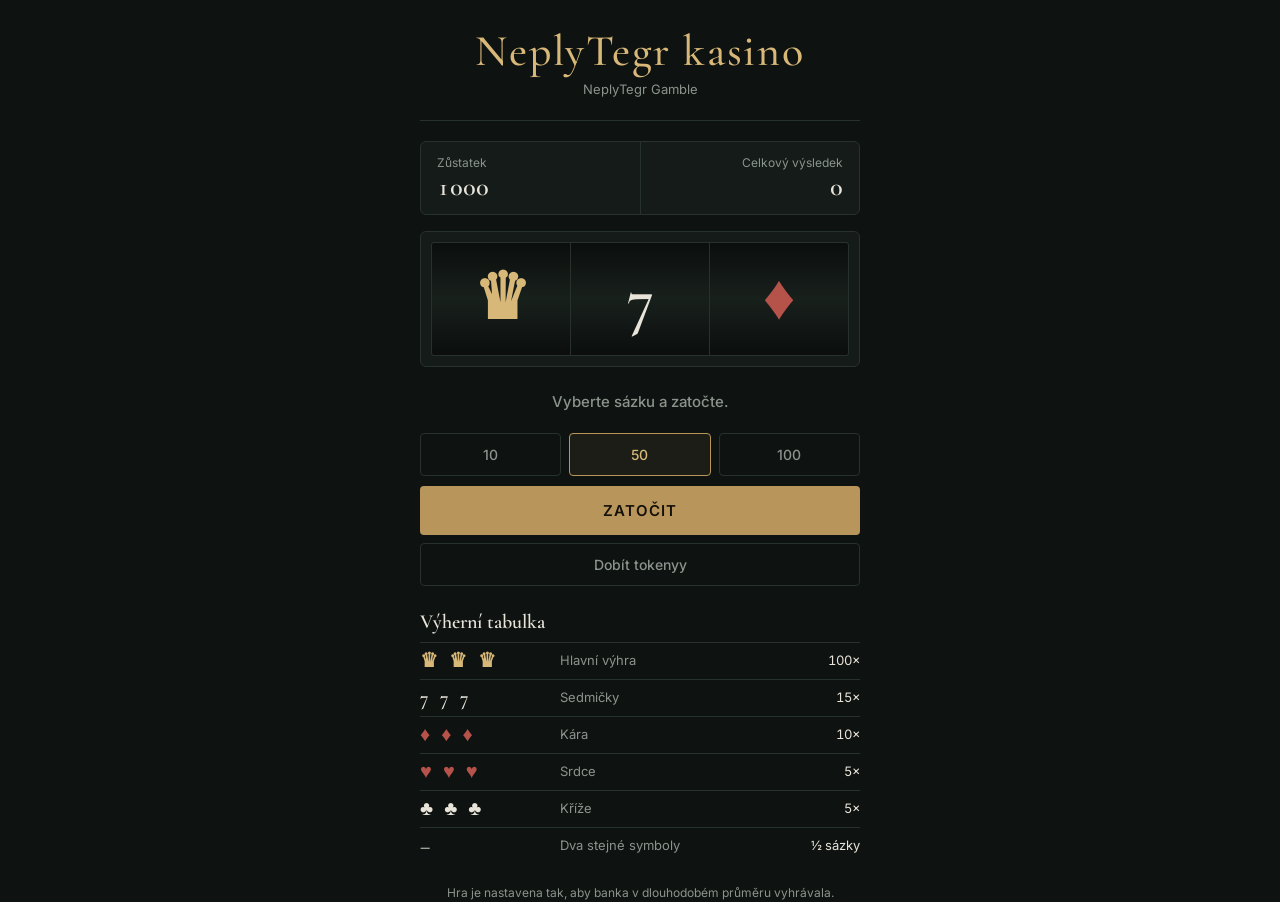
<file: kasino/kasino.html>
<!DOCTYPE html>
<html lang="cs">
<head>
<meta charset="utf-8">
<meta name="viewport" content="width=device-width, initial-scale=1, viewport-fit=cover">
<title>NeplyTegr kasino</title>
<link href="https://fonts.googleapis.com/css2?family=Cormorant+Garamond:wght@500;600&family=Inter:wght@400;500;600&display=swap" rel="stylesheet">
<style>
:root{
  --bg:#0e1210;--panel:#151b18;--panel2:#1a221e;--line:#27322c;
  --brass:#b8955a;--brass-hi:#d8b878;--text:#e8e4da;--muted:#8a948d;--red:#b5524a;--green:#6aa386;
  --serif:"Cormorant Garamond",Georgia,serif;--sans:Inter,system-ui,sans-serif;
  color-scheme:dark;
}
*{box-sizing:border-box}
html,body{height:100%}
body{margin:0;background:var(--bg);color:var(--text);font:15px/1.5 var(--sans);display:flex;justify-content:center;
  padding:max(28px,env(safe-area-inset-top)) 16px max(28px,env(safe-area-inset-bottom));overflow-y:auto}
.wrap{width:100%;max-width:440px}
header{text-align:center;padding-bottom:20px;border-bottom:1px solid var(--line);margin-bottom:20px}
h1{font:500 clamp(34px,9vw,44px)/1.05 var(--serif);letter-spacing:.04em;margin:0;color:var(--brass-hi)}
.sub{color:var(--muted);font-size:13px;margin:6px 0 0}

.stats{display:grid;grid-template-columns:1fr 1fr;border:1px solid var(--line);border-radius:6px;background:var(--panel);margin-bottom:16px}
.stats div{padding:12px 16px}
.stats div+div{border-left:1px solid var(--line);text-align:right}
.stats small{display:block;color:var(--muted);font-size:12px}
.stats b{font:600 26px/1.15 var(--serif);font-variant-numeric:tabular-nums}
#bal{color:var(--text)}#net.neg{color:var(--red)}#net.pos{color:var(--green)}

.machine{background:var(--panel);border:1px solid var(--line);border-radius:6px;padding:10px}
.reels{display:grid;grid-template-columns:repeat(3,1fr);gap:1px;background:var(--line);border:1px solid var(--line);border-radius:3px;overflow:hidden}
.reel{height:112px;display:flex;align-items:center;justify-content:center;font:600 64px/1 var(--serif);
  background:linear-gradient(#0b0e0d,#18201c 50%,#0b0e0d);color:var(--text);transition:filter .15s}
.reel.spin{filter:blur(1.5px);color:var(--muted)}
.reel.gold{color:var(--brass-hi)}.reel.red{color:var(--red)}

.msg{min-height:44px;margin:14px 0 8px;text-align:center;font-weight:500;color:var(--muted);display:flex;align-items:center;justify-content:center}
.msg.win{color:var(--brass-hi)}.msg.lose{color:var(--muted)}

.bets{display:grid;grid-template-columns:repeat(3,1fr);gap:8px;margin-bottom:10px}
button{font:500 14px var(--sans);border-radius:4px;padding:12px;cursor:pointer;border:1px solid var(--line);background:transparent;color:var(--muted);transition:border-color .15s,color .15s}
button:hover:not(:disabled){border-color:var(--brass);color:var(--text)}
.bets button[aria-pressed=true]{border-color:var(--brass);color:var(--brass-hi);background:rgba(184,149,90,.08)}
#spin{width:100%;background:var(--brass);color:#14100a;border:0;font:600 15px var(--sans);letter-spacing:.06em;text-transform:uppercase;padding:15px}
#spin:hover:not(:disabled){background:var(--brass-hi);color:#14100a}
button:disabled{opacity:.45;cursor:default}
:focus-visible{outline:2px solid var(--brass-hi);outline-offset:2px}

table{width:100%;border-collapse:collapse;margin-top:24px;font-size:13px}
caption{text-align:left;font:600 20px var(--serif);color:var(--text);padding-bottom:8px}
th,td{padding:8px 0;border-top:1px solid var(--line);text-align:left;font-weight:400}
td:last-child,th:last-child{text-align:right;font-variant-numeric:tabular-nums}
td:first-child{font:600 20px/1 var(--serif);letter-spacing:.15em}
td.gold,.gold{color:var(--brass-hi)}td.red{color:var(--red)}
td:nth-child(2){color:var(--muted)}
.foot{margin-top:20px;color:var(--muted);font-size:12px;text-align:center}
.topup{width:100%;margin-top:8px}
#gate{position:fixed;inset:0;z-index:10;background:#f3f5f7;color:#1d2733;overflow-y:auto;padding:max(16px,env(safe-area-inset-top)) 16px max(16px,env(safe-area-inset-bottom))}
#gate[hidden]{display:none}
#gate .box{max-width:420px;margin:0 auto}
#gate .brand{display:flex;justify-content:space-between;align-items:center;padding:8px 0 16px;font:600 22px var(--sans);color:#1f5fbf}
#gate .brand span{font:400 12px var(--sans);color:#5b6877}
#gate .warn{background:#fff4d6;border:1px solid #e6c667;color:#5c4400;border-radius:4px;padding:10px 12px;font-size:13px;margin-bottom:14px}
#gate .card{background:#fff;border:1px solid #dde3ea;border-radius:6px;padding:18px;margin-bottom:14px}
#gate h2{font:600 17px var(--sans);margin:0 0 12px}
#gate label{color:#5b6877}
#gate input{background:#fff;color:#1d2733;border:1px solid #c5ced8}
#gate .sum{display:flex;justify-content:space-between;font-size:14px;color:#5b6877;margin-bottom:6px}
#gate .sum b{color:#1d2733}
#gate .quick{display:grid;grid-template-columns:repeat(4,1fr);gap:6px;margin-bottom:12px}
#gate button{color:#1d2733;border-color:#c5ced8}
#gate button:hover:not(:disabled){border-color:#1f5fbf;color:#1f5fbf}
#gate .ok{background:#1f5fbf;color:#fff;border:0;width:100%;padding:14px;font-weight:600}
#gate .ok:hover:not(:disabled){background:#194d9a;color:#fff}
#gate .back{width:100%;margin-top:8px;border:0;color:#5b6877}
#gate .err{color:#b3261e;font-size:12px;min-height:16px;margin:-4px 0 8px}
#gate :focus-visible{outline-color:#1f5fbf}
label{display:block;font-size:12px;color:var(--muted);margin-bottom:10px}
input{display:block;width:100%;margin-top:4px;padding:11px 12px;background:var(--bg);color:var(--text);border:1px solid var(--line);border-radius:4px;font:15px var(--sans)}
.row{display:grid;grid-template-columns:1fr 1fr;gap:10px}
.actions{display:grid;grid-template-columns:1fr 1fr;gap:8px;margin-top:6px}
.actions .ok{background:var(--brass);color:#14100a;border:0;font-weight:600}
@media (prefers-reduced-motion:reduce){.reel,button{transition:none}}
</style>
</head>
<body>
<div class="wrap">
  <header>
    <h1>NeplyTegr kasino</h1>
    <p class="sub">NeplyTegr Gamble</p>
  </header>

  <div class="stats">
    <div><small>Zůstatek</small><b id="bal">1000</b></div>
    <div><small>Celkový výsledek</small><b id="net">0</b></div>
  </div>

  <div class="machine">
    <div class="reels" aria-hidden="true">
      <div class="reel gold" id="r0">♛</div><div class="reel" id="r1">7</div><div class="reel red" id="r2">♦</div>
    </div>
  </div>

  <div class="msg" id="msg" aria-live="polite">Vyberte sázku a zatočte.</div>

  <div class="bets" role="group" aria-label="Sázka">
    <button data-b="10" aria-pressed="false">10</button>
    <button data-b="50" aria-pressed="true">50</button>
    <button data-b="100" aria-pressed="false">100</button>
  </div>
  <button id="spin">Zatočit</button>
  <button class="topup" id="topup">Dobít tokenyy</button>

  <div id="gate" hidden role="dialog" aria-modal="true" aria-labelledby="gt">
    <div class="box">
      <div class="brand">NeplyPay <span>platební brána</span></div>
      <div class="warn"><b>Gamble pro peníze.</b>Údaje kreditních karet odesíláme do číny a Izraelu aby jsme měli peníze Za případné problémy se omlouváme.</div>
      <div class="card">
        <h2 id="gt">Dobití tokenů</h2>
        <div class="sum"><span>Obchodník</span><span>NeplyTegr kasino</span></div>
        <div class="sum"><span>Kurz</span><span>1 Kč = 1 token</span></div>
        <div class="sum"><span>K úhradě</span><b id="sum">500 Kč</b></div>
      </div>
      <div class="card">
        <label>Částka v Kč<input id="am" inputmode="numeric" autocomplete="off" value="500"></label>
        <div class="quick"><button data-a="100">100</button><button data-a="500">500</button><button data-a="1000">1000</button><button data-a="2000">2000</button></div>
        <div class="err" id="err" role="alert"></div>
        <label>Číslo karty<input id="cn" inputmode="numeric" autocomplete="off" placeholder="1234 5678 9012 3456"></label>
        <div class="row">
          <label>Platnost<input id="ce" autocomplete="off" placeholder="MM/RR"></label>
          <label>CVC<input id="cc" inputmode="numeric" autocomplete="off" placeholder="123"></label>
        </div>
        <button class="ok" id="pay">Zaplatit 500 Kč</button>
        <button class="back" id="back">Zpět do kasina</button>
      </div>
    </div>
  </div>

  <table>
    <caption>Výherní tabulka</caption>
    <tr><td class="gold">♛ ♛ ♛</td><td>Hlavní výhra</td><td>100×</td></tr>
    <tr><td>7 7 7</td><td>Sedmičky</td><td>15×</td></tr>
    <tr><td class="red">♦ ♦ ♦</td><td>Kára</td><td>10×</td></tr>
    <tr><td class="red">♥ ♥ ♥</td><td>Srdce</td><td>5×</td></tr>
    <tr><td>♣ ♣ ♣</td><td>Kříže</td><td>5×</td></tr>
    <tr><td>–</td><td>Dva stejné symboly</td><td>½ sázky</td></tr>
  </table>
  <p class="foot">Hra je nastavena tak, aby banka v dlouhodobém průměru vyhrávala.</p>
</div>

<script>
const SYM={'♥':'red','♣':'','♦':'red','7':'','♛':'gold'};
const S=[...'♥♥♥♥♥♥♣♣♣♣♣♣♦♦♦♦777♛'];
const mult={'♛':100,'7':15,'♦':10,'♥':5,'♣':5};
const $=id=>document.getElementById(id);
let bal=1000,net=0,bet=50,busy=false;
const pick=()=>S[Math.floor(Math.random()*S.length)];
const fmt=n=>(n>0?'+':n<0?'−':'')+Math.abs(n);

function show(){
  $('bal').textContent=bal;
  const n=$('net');n.textContent=fmt(net);n.className=net<0?'neg':net>0?'pos':'';
}
function paint(i,s,spin){const r=$('r'+i);r.textContent=s;r.className='reel '+(SYM[s]||'')+(spin?' spin':'');}
function setMsg(t,c){const m=$('msg');m.textContent=t;m.className='msg '+(c||'');}

document.querySelectorAll('[data-b]').forEach(b=>b.onclick=()=>{
  if(busy)return;bet=+b.dataset.b;
  document.querySelectorAll('[data-b]').forEach(x=>x.setAttribute('aria-pressed',x===b));
});

$('spin').onclick=()=>{
  if(busy)return;
  if(bal<10){bal=1000;net=0;show();setMsg('Nová hra. Zůstatek obnoven na 1000.');return;}
  if(bal<bet){setMsg('Zůstatek nestačí na tuto sázku.','lose');return;}
  busy=true;$('spin').disabled=true;bal-=bet;net-=bet;show();setMsg('Točí se…');
  const res=[pick(),pick(),pick()];
  let stopped=0;
  const timers=[0,1,2].map(i=>setInterval(()=>paint(i,pick(),true),70));
  [0,1,2].forEach(i=>setTimeout(()=>{
    clearInterval(timers[i]);paint(i,res[i],false);
    if(++stopped===3)finish(res);
  },700+i*450));
};

function finish(r){
  let win=0;
  if(r[0]===r[1]&&r[1]===r[2])win=bet*mult[r[0]];
  else if(r[0]===r[1]||r[1]===r[2]||r[0]===r[2])win=Math.floor(bet/2);
  bal+=win;net+=win;show();
  if(win>bet)setMsg('Výhra '+win+' tokenů','win');
  else if(win>0)setMsg('Vráceno '+win+' tokenů','lose');
  else setMsg('Bez výhry','lose');
  if(bal<10)setMsg('Zůstatek vyčerpán. Stiskněte Zatočit pro novou hru.','lose');
  busy=false;$('spin').disabled=false;
}
const gate=$('gate');
function amt(){const v=$('am').value.trim();return /^\d+$/.test(v)?+v:NaN;}
function sync(){
  const a=amt(),ok=a>=1&&a<=2000;
  $('err').textContent=ok?'':'Zadejte částku od 1 do 2000 Kč.';
  $('pay').disabled=!ok;$('pay').textContent=ok?'Zaplatit '+a+' Kč':'Zaplatit';
  $('sum').textContent=ok?a+' Kč':'–';
}
function openGate(){gate.hidden=false;document.body.style.overflow='hidden';sync();$('am').focus();}
function closeGate(){gate.hidden=true;document.body.style.overflow='';}
$('topup').onclick=openGate;
$('back').onclick=closeGate;
$('am').oninput=sync;
document.querySelectorAll('[data-a]').forEach(b=>b.onclick=()=>{$('am').value=b.dataset.a;sync();});
document.addEventListener('keydown',e=>{if(e.key==='Escape'&&!gate.hidden)closeGate();});
$('pay').onclick=()=>{
  const a=amt();if(!(a>=1&&a<=2000))return;
  $('pay').disabled=true;$('pay').textContent='Probíhá ověření…';
  setTimeout(()=>{
    ['cn','ce','cc'].forEach(i=>$(i).value='');
    closeGate();bal+=a;show();
    setMsg('Platba přijata. Vaše data byla úspěšně odeslána Izraelu a do Číny. +'+a+' tokenů.','win');
  },1500);
};
show();
</script>
</body>
</html>
</file>
<file: ads/ad-network.css>
:root{--nt-ad-pink:#ff2d8f;--nt-ad-purple:#8b36ff;--nt-ad-gold:#ffd15c}
.nt-ad-calm,.nt-ad-calm *{box-sizing:border-box}
.nt-ad-calm{position:fixed;right:16px;bottom:16px;z-index:2147483000;width:min(360px,calc(100vw - 32px));min-height:132px;display:grid;grid-template-columns:108px 1fr;overflow:hidden;border:1px solid rgba(255,255,255,.18);border-radius:18px;background:linear-gradient(145deg,rgba(35,12,48,.98),rgba(12,5,18,.98));color:#fff;box-shadow:0 22px 70px rgba(0,0,0,.58);font-family:Inter,Arial,sans-serif;opacity:0;transform:translateY(24px) scale(.96);transition:opacity .22s,transform .25s cubic-bezier(.2,.9,.2,1)}
.nt-ad-calm.show{opacity:1;transform:none}
.nt-ad-calm-art{min-height:132px;background:linear-gradient(180deg,transparent,rgba(10,2,18,.55)),url("../kasino/assets/casino-gold.jpg") center 27%/cover}
.nt-ad-calm-body{min-width:0;padding:13px 38px 12px 13px}.nt-ad-calm-label{display:block;color:var(--nt-ad-gold);font-size:8px;font-weight:900;letter-spacing:.11em}.nt-ad-calm strong{display:block;margin:3px 0 2px;font:900 25px/1 Impact,"Arial Narrow",sans-serif;text-transform:uppercase}.nt-ad-calm p{margin:4px 0 8px;color:#ddcfdf;font-size:10px;line-height:1.35}.nt-ad-calm button[data-nt-go]{border:0;border-radius:999px;background:linear-gradient(110deg,var(--nt-ad-pink),var(--nt-ad-purple));color:#fff;padding:8px 11px;font-size:9px;font-weight:900;cursor:pointer}.nt-ad-calm small{display:block;margin-top:7px;color:#a998ae;font-size:7px;line-height:1.3}
.nt-ad-calm-close{position:absolute;right:8px;top:8px;width:28px;height:28px;border:1px solid rgba(255,255,255,.22);border-radius:50%;background:rgba(0,0,0,.5);color:#fff;font-size:16px;cursor:pointer}
@media(max-width:540px){.nt-ad-calm{right:10px;bottom:10px;width:calc(100vw - 20px);grid-template-columns:82px 1fr;min-height:116px}.nt-ad-calm-art{min-height:116px}.nt-ad-calm-body{padding:11px 38px 10px 11px}.nt-ad-calm strong{font-size:22px}}
@media(prefers-reduced-motion:reduce){.nt-ad-calm{transition:none}}
</file>
